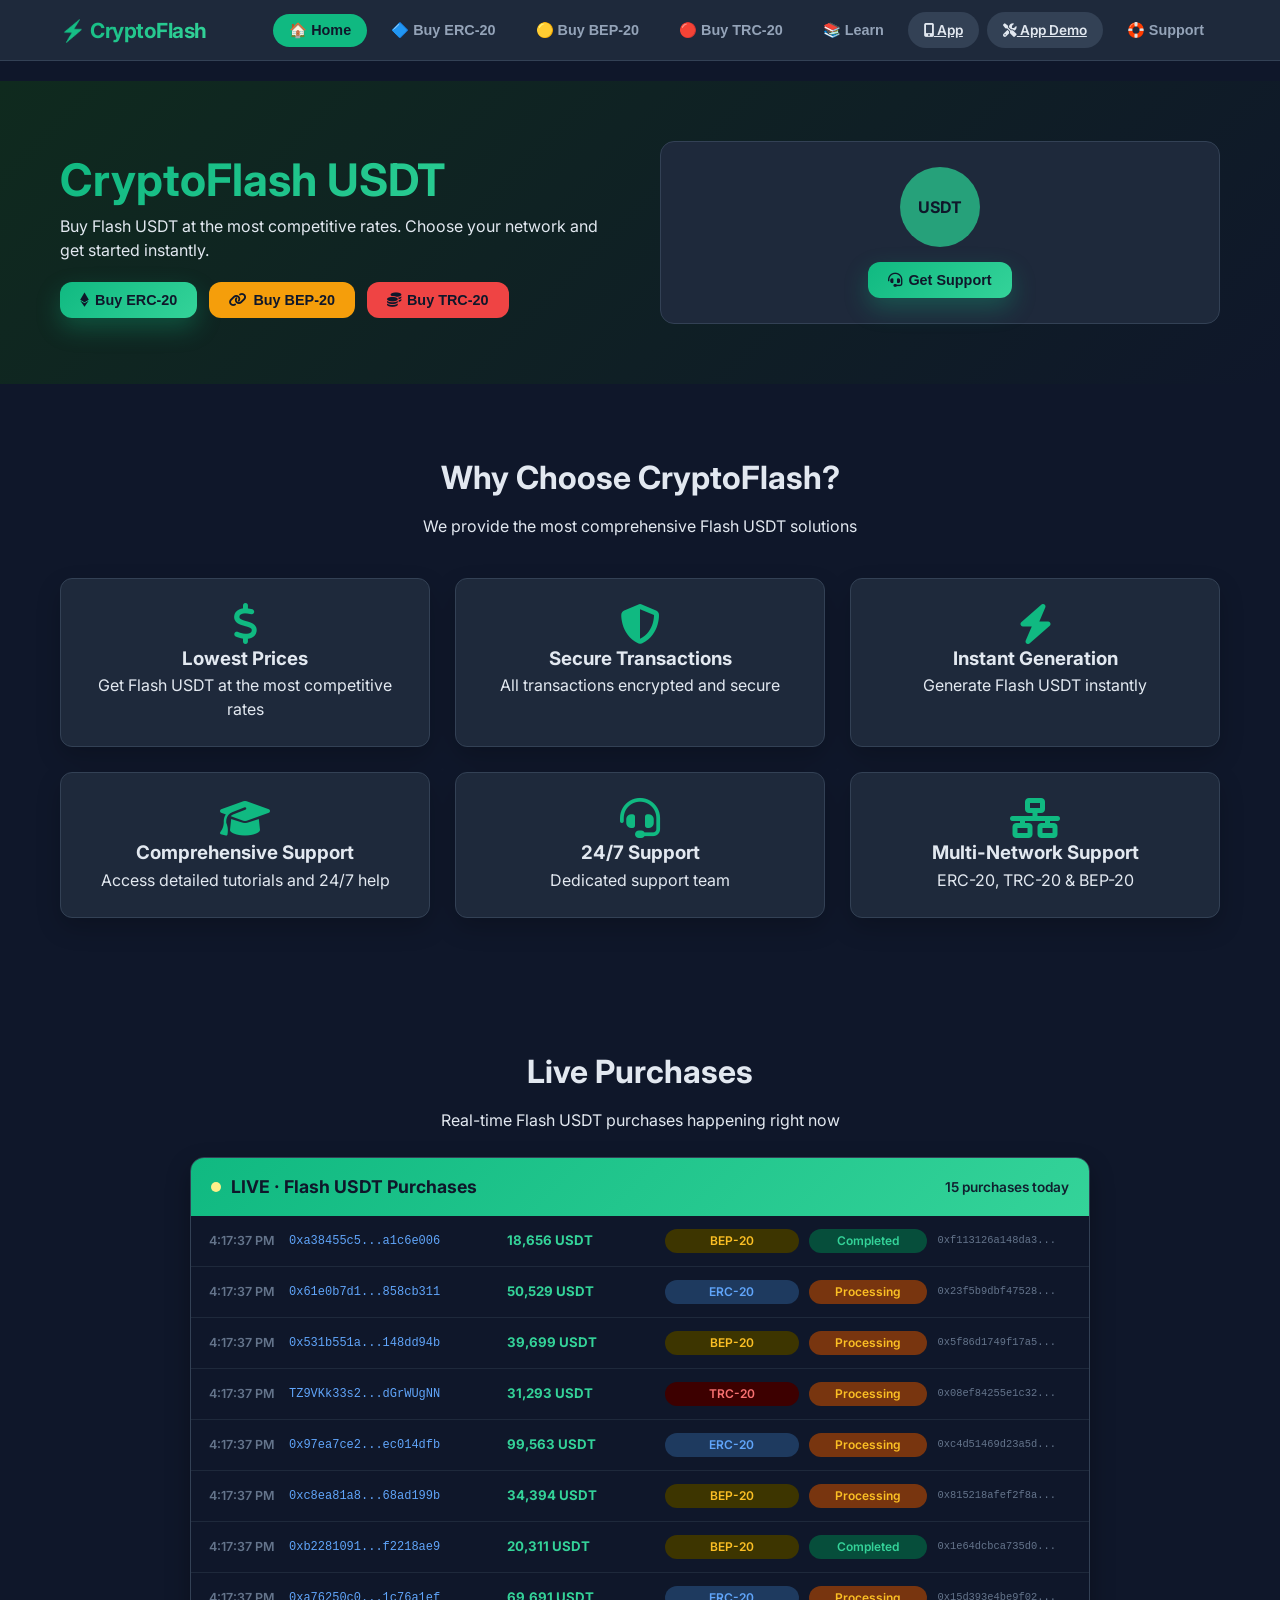
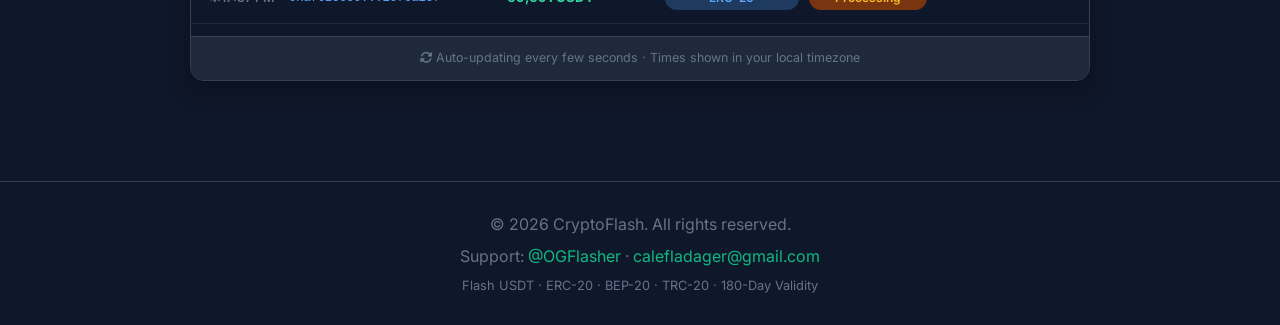
<file: index.html>
<!DOCTYPE html>
<html lang="en">
<head>
 <meta charset="UTF-8">
 <meta name="viewport" content="width=device-width, initial-scale=1.0, user-scalable=yes">
 
 <!-- Primary SEO Meta Tags -->
 <title>CryptoFlash - Buy Flash USDT Instantly | ERC-20, BEP-20, TRC-20 Lowest Prices</title>
 <meta name="description" content="Buy Flash USDT at the lowest prices. Instant delivery on ERC-20, BEP-20 & TRC-20 networks. 180-day validity, secure transactions, 24/7 Telegram support @OGFlasher.">
 <meta name="keywords" content="flash usdt, buy flash usdt, flash usdt generator, erc-20 usdt, trc-20 usdt, bep-20 usdt, flash trc, usdt flash, buy usdt cheap, flash usdt lowest price, flash usdt 2026, cryptoflash">
 <meta name="author" content="CryptoFlash">
 <meta name="robots" content="index, follow, max-image-preview:large, max-snippet:-1, max-video-preview:-1">
 <meta name="theme-color" content="#10b981">
 <link rel="canonical" href="https://cryptoflash.shop/">
 
 <!-- Open Graph / Facebook -->
 <meta property="og:type" content="website">
 <meta property="og:url" content="https://cryptoflash.shop/">
 <meta property="og:title" content="CryptoFlash - Buy Flash USDT Instantly | ERC-20, BEP-20, TRC-20">
 <meta property="og:description" content="Buy Flash USDT at the lowest prices. Instant delivery on ERC-20, BEP-20 & TRC-20 networks. 180-day validity, secure transactions, 24/7 Telegram support @OGFlasher.">
 <meta property="og:image" content="FlashTRCbanner.jpg">
 <meta property="og:image:width" content="1200">
 <meta property="og:image:height" content="630">
 <meta property="og:image:alt" content="CryptoFlash - Buy Flash USDT Instantly on ERC-20, BEP-20, TRC-20">
 <meta property="og:site_name" content="CryptoFlash">
 <meta property="og:locale" content="en_US">
 
 <!-- Twitter Card -->
 <meta name="twitter:card" content="summary_large_image">
 <meta name="twitter:url" content="https://cryptoflash.shop/">
 <meta name="twitter:title" content="CryptoFlash - Buy Flash USDT Instantly | ERC-20, BEP-20, TRC-20">
 <meta name="twitter:description" content="Buy Flash USDT at the lowest prices. Instant delivery on ERC-20, BEP-20 & TRC-20 networks. 180-day validity, secure transactions, 24/7 Telegram support @OGFlasher.">
 <meta name="twitter:image" content="FlashTRCbanner.jpg">
 <meta name="twitter:image:alt" content="CryptoFlash - Buy Flash USDT Instantly">
 <meta name="twitter:site" content="@OGFlasher">
 <meta name="twitter:creator" content="@OGFlasher">
 
 <!-- Favicon -->
 <link rel="icon" type="image/png" href="cryptoflashshop.jpg">
 <link rel="apple-touch-icon" href="cryptoflashshop.jpg">
 <link rel="shortcut icon" href="cryptoflashshop.jpg" type="image/png">
 
 <!-- Preconnect & Fonts -->
 <link rel="preconnect" href="https://fonts.googleapis.com">
 <link rel="preconnect" href="https://fonts.gstatic.com" crossorigin>
 <link rel="preconnect" href="https://cdnjs.cloudflare.com">
 <link href="https://fonts.googleapis.com/css2?family=Inter:wght@300;400;500;600;700;800&display=swap" rel="stylesheet">
 <link rel="stylesheet" href="https://cdnjs.cloudflare.com/ajax/libs/font-awesome/6.4.0/css/all.min.css">
 
 <!-- Structured Data: Organization -->
 <script type="application/ld+json">
 {
 "@context": "https://schema.org",
 "@type": "Organization",
 "name": "CryptoFlash",
 "url": "https://cryptoflash.shop/",
 "logo": "cryptoflashshop.jpg",
 "image": "FlashTRCbanner.jpg",
 "description": "Buy Flash USDT instantly on ERC-20, BEP-20, and TRC-20 networks at the lowest prices with 180-day validity.",
 "sameAs": [
 "https://t.me/OGFlasher"
 ],
 "contactPoint": {
 "@type": "ContactPoint",
 "contactType": "customer support",
 "url": "https://t.me/OGFlasher",
 "availableLanguage": ["English"]
 }
 }
 </script>
 
 <!-- Structured Data: WebSite with SearchAction -->
 <script type="application/ld+json">
 {
 "@context": "https://schema.org",
 "@type": "WebSite",
 "name": "CryptoFlash",
 "url": "https://cryptoflash.shop/",
 "potentialAction": {
 "@type": "SearchAction",
 "target": "https://cryptoflash.shop/?s={search_term_string}",
 "query-input": "required name=search_term_string"
 }
 }
 </script>
 
 <!-- Structured Data: Product / Service Offering -->
 <script type="application/ld+json">
 {
 "@context": "https://schema.org",
 "@type": "Service",
 "serviceType": "Flash USDT Purchase",
 "name": "CryptoFlash Flash USDT",
 "provider": {
 "@type": "Organization",
 "name": "CryptoFlash"
 },
 "areaServed": "Worldwide",
 "description": "Purchase Flash USDT on ERC-20, BEP-20, and TRC-20 networks with 180-day validity at the lowest market prices.",
 "offers": {
 "@type": "AggregateOffer",
 "priceCurrency": "USD",
 "lowPrice": "10",
 "highPrice": "350",
 "offerCount": "6"
 }
 }
 </script>
 
 <!-- Structured Data: FAQ Page -->
 <script type="application/ld+json">
 {
 "@context": "https://schema.org",
 "@type": "FAQPage",
 "mainEntity": [
 {
 "@type": "Question",
 "name": "What is Flash USDT?",
 "acceptedAnswer": {
 "@type": "Answer",
 "text": "Flash USDT is a token generated on EVM/TRON networks that mirrors Tether USDT functionality with a 180-day validity period. It can be used for trading, transfers, and testing across compatible platforms."
 }
 },
 {
 "@type": "Question",
 "name": "How long do Flash USDT tokens remain visible?",
 "acceptedAnswer": {
 "@type": "Answer",
 "text": "Flash USDT tokens remain visible for a minimum of 180 days from the purchase date. After that period, they may no longer appear in your wallet."
 }
 },
 {
 "@type": "Question",
 "name": "What is the minimum purchase amount?",
 "acceptedAnswer": {
 "@type": "Answer",
 "text": "For ERC-20 and BEP-20, the minimum is 1,000 Flash USDT. For TRC-20, the minimum tier is 5,000 Flash USDT."
 }
 },
 {
 "@type": "Question",
 "name": "Can I transfer Flash USDT to exchanges?",
 "acceptedAnswer": {
 "@type": "Answer",
 "text": "Yes, Flash USDT tokens can be transferred to any wallet that supports the respective network (ERC-20, BEP-20, or TRC-20). However, always verify exchange compatibility before transferring."
 }
 },
 {
 "@type": "Question",
 "name": "How do I contact support?",
 "acceptedAnswer": {
 "@type": "Answer",
 "text": "Click the Telegram button on the Support page to reach our support team directly at @OGFlasher. We're available 24/7."
 }
 },
 {
 "@type": "Question",
 "name": "Is my payment information secure?",
 "acceptedAnswer": {
 "@type": "Answer",
 "text": "Absolutely. We never store your private keys or wallet credentials. All transactions are processed on-chain and verified manually by our team."
 }
 }
 ]
 }
 </script>
 
 <!-- Structured Data: BreadcrumbList -->
 <script type="application/ld+json">
 {
 "@context": "https://schema.org",
 "@type": "BreadcrumbList",
 "itemListElement": [
 {
 "@type": "ListItem",
 "position": 1,
 "name": "Home",
 "item": "https://cryptoflash.shop/"
 },
 {
 "@type": "ListItem",
 "position": 2,
 "name": "Buy ERC-20",
 "item": "https://cryptoflash.shop/#erc20"
 },
 {
 "@type": "ListItem",
 "position": 3,
 "name": "Buy BEP-20",
 "item": "https://cryptoflash.shop/#bep20"
 },
 {
 "@type": "ListItem",
 "position": 4,
 "name": "Buy TRC-20",
 "item": "https://cryptoflash.shop/#trc20"
 },
 {
 "@type": "ListItem",
 "position": 5,
 "name": "Learn",
 "item": "https://cryptoflash.shop/#learn"
 },
 {
 "@type": "ListItem",
 "position": 6,
 "name": "Support",
 "item": "https://cryptoflash.shop/#support"
 }
 ]
 }
 </script>
 
 <style>
 * { margin: 0; padding: 0; box-sizing: border-box; }
 html { scroll-behavior: smooth; }
 body { font-family: 'Inter', sans-serif; line-height: 1.5; color: #e2e8f0; background-color: #0f172a; overflow-x: hidden; }
 .container { max-width: 1200px; margin: 0 auto; padding: 0 20px; }
 
 /* BUTTONS */
 .btn { padding: 10px 20px; border-radius: 12px; font-weight: 600; text-decoration: none; transition: all 0.3s; display: inline-flex; align-items: center; gap: 6px; font-size: 0.9rem; cursor: pointer; border: none; }
 .btn-primary { background: linear-gradient(135deg, #10b981, #34d399); color: #0f172a; box-shadow: 0 10px 25px rgba(16,185,129,0.3); }
 .btn-primary:hover { transform: translateY(-3px); box-shadow: 0 15px 30px rgba(16,185,129,0.4); }
 .btn-secondary { background: transparent; color: #10b981; border: 2px solid #10b981; }
 .btn-secondary:hover { background: rgba(16,185,129,0.1); }
 .btn-accent { background: #f59e0b; color: #0f172a; }
 .btn-accent:hover { background: #d97706; }
 
 /* NOTIFICATION */
 .notification { position: fixed; top: 20px; right: 20px; padding: 16px 24px; background: #00b894; color: #0f172a; border-radius: 14px; box-shadow: 0 10px 25px rgba(0,0,0,0.3); transform: translateX(150%); transition: transform 0.3s ease; z-index: 1001; font-weight: 500; }
 .notification.show { transform: translateX(0); }
 .notification.error { background: #ff2644; color: white; }
 
 /* NAVBAR STYLES */
 header {
 position: sticky;
 top: 0;
 z-index: 1000;
 background: #1e293b;
 border-bottom: 1px solid #334155;
 width: 100%;
 }
 .nav-container {
 display: flex;
 justify-content: space-between;
 align-items: center;
 padding: 12px 20px;
 max-width: 1200px;
 margin: 0 auto;
 }
 .nav-logo {
 display: flex;
 align-items: center;
 gap: 10px;
 font-weight: 700;
 font-size: 1.3rem;
 color: #10b981;
 background: linear-gradient(135deg, #10b981, #34d399);
 -webkit-background-clip: text;
 background-clip: text;
 -webkit-text-fill-color: transparent;
 letter-spacing: -0.5px;
 }
 
 /* Desktop Nav */
 .nav-tabs {
 display: flex;
 gap: 8px;
 align-items: center;
 }
 .tab-btn {
 padding: 8px 16px;
 border-radius: 40px;
 background: transparent;
 border: none;
 font-weight: 600;
 cursor: pointer;
 transition: all 0.2s;
 color: #94a3b8;
 font-size: 0.9rem;
 white-space: nowrap;
 }
 .tab-btn:hover { color: #e2e8f0; background: #334155; }
 .tab-btn.active { background: #10b981; color: #0f172a; }
 .tab-btn.external-link {
 font-size: 0.85rem;
 background: #334155;
 color: #e2e8f0;
 }
 .tab-btn.external-link:hover { background: #475569; }
 
 /* Mobile Menu Toggle */
 .mobile-menu-toggle {
 display: none;
 background: transparent;
 border: none;
 color: #10b981;
 font-size: 1.5rem;
 cursor: pointer;
 padding: 5px;
 }
 
 /* Mobile Responsive Nav */
 @media (max-width: 900px) {
 .mobile-menu-toggle { display: block; }
 .nav-container { flex-wrap: wrap; }
 .nav-tabs {
 display: none;
 flex-direction: column;
 width: 100%;
 background: #1e293b;
 padding: 10px 0;
 gap: 0;
 border-top: 1px solid #334155;
 order: 3;
 }
 .nav-tabs.open { display: flex; }
 .tab-btn {
 width: 100%;
 text-align: left;
 padding: 12px 20px;
 border-radius: 0;
 border-bottom: 1px solid #334155;
 }
 .tab-btn:last-child { border-bottom: none; }
 .tab-btn.active { background: #1e293b; color: #10b981; border-left: 4px solid #10b981; }
 .tab-btn.external-link { background: #0f172a; border-radius: 8px; margin: 5px 10px; width: calc(100% - 20px); }
 }
 
 .tab-page { display: none; animation: fadeIn 0.3s ease; padding-top: 20px; }
 .tab-page.active-page { display: block; }
 @keyframes fadeIn { from { opacity:0; } to { opacity:1; } }
 
 /* CARDS */
 .card { background: #1e293b; border-radius: 14px; padding: 20px; text-align: center; cursor: pointer; border: 2px solid #334155; transition: all 0.2s; box-shadow: 0 5px 15px rgba(0,0,0,0.2); }
 .card.selected { border-color: #ff2644; background: #2d1b1e; transform: translateY(-3px); }
 .card h3 { color: #f87171; margin-bottom: 8px; font-size: 1.1rem; }
 
 /* FEATURE CARDS */
 .feature-card { background: #1e293b; border-radius: 12px; padding: 25px; box-shadow: 0 10px 25px rgba(0,0,0,0.2); text-align: center; border: 1px solid #334155; }
 .feature-card i { color: #10b981; }
 
 /* SLIDER */
 .slider-container { max-width: 600px; margin: 30px auto; padding: 25px; background: #1e293b; border-radius: 14px; border: 2px solid #334155; box-shadow: 0 8px 20px rgba(0,0,0,0.2); }
 .amount-display { font-size: 20px; font-weight: 700; color: #10b981; background: #0f2a1e; padding: 12px 24px; border-radius: 14px; display: inline-block; }
 .slider { -webkit-appearance: none; width: 100%; height: 8px; border-radius: 4px; background: #334155; margin: 20px 0; }
 .slider::-webkit-slider-thumb { -webkit-appearance: none; width: 24px; height: 24px; border-radius: 50%; background: #10b981; cursor: pointer; border: 3px solid #0f172a; }
 .fee-display { background: #0f2a1e; border-radius: 14px; padding: 16px; text-align: center; margin-top: 20px; color: #e2e8f0; }
 .validity-badge { background: linear-gradient(135deg, #00b894, #00a085); color: #0f172a; padding: 8px 16px; border-radius: 999px; display: inline-block; font-size: 12px; margin-top: 10px; font-weight: 600; }
 .wallet-input { width: 100%; padding: 16px; border: 2px solid #334155; border-radius: 14px; font-size: 16px; text-align: center; font-family: monospace; background: #0f172a; color: #e2e8f0; }
 .wallet-input::placeholder { color: #64748b; }
 
 /* EXCHANGE GRID */
 .exchange-grid { display: grid; grid-template-columns: repeat(auto-fit, minmax(120px, 1fr)); gap: 16px; background: #1e293b; border-radius: 14px; padding: 20px; margin: 20px auto; max-width: 880px; border: 1px solid #334155; }
 .exchange-item { background: #0f172a; border: 1px solid #334155; border-radius: 12px; padding: 12px; text-align: center; transition: transform 0.2s; color: #e2e8f0; }
 .exchange-item:hover { transform: translateY(-3px); border-color: #10b981; }
 
 /* TRANSACTION PAGE ENHANCED */
 .transaction-page-enhanced {
 background: #1e293b;
 border-radius: 24px;
 padding: 32px 28px;
 margin: 30px auto;
 max-width: 780px;
 box-shadow: 0 20px 35px -8px rgba(0,0,0,0.4), 0 5px 10px -4px rgba(0,0,0,0.2);
 border: 1px solid #334155;
 transition: all 0.2s ease;
 }
 .step-indicator {
 display: flex;
 align-items: center;
 justify-content: center;
 gap: 12px;
 margin-bottom: 28px;
 }
 .step-badge {
 background: #1e3a5f;
 color: #60a5fa;
 font-weight: 700;
 padding: 6px 18px;
 border-radius: 40px;
 font-size: 0.9rem;
 letter-spacing: 0.3px;
 }
 .receipt-card {
 background: #0f2a1e;
 border-radius: 20px;
 padding: 24px;
 margin: 20px 0 28px;
 border: 1px solid #1e4a35;
 }
 .receipt-row {
 display: flex;
 justify-content: space-between;
 align-items: baseline;
 padding: 12px 0;
 border-bottom: 1px solid #1e3a5f;
 color: #e2e8f0;
 }
 .receipt-row:last-child {
 border-bottom: none;
 padding-top: 16px;
 margin-top: 6px;
 border-top: 2px dashed #1e4a35;
 }
 .receipt-label {
 font-weight: 500;
 color: #94a3b8;
 display: flex;
 align-items: center;
 gap: 10px;
 }
 .receipt-value {
 font-weight: 700;
 font-size: 1.1rem;
 color: #e2e8f0;
 }
 .highlight-amount {
 background: linear-gradient(145deg, #1e293b, #0f2a1e);
 padding: 8px 18px;
 border-radius: 40px;
 border: 1px solid #334155;
 font-size: 1.6rem;
 font-weight: 800;
 color: #10b981;
 }
 .payment-box {
 background: #0f2a1e;
 border-radius: 20px;
 padding: 24px;
 margin: 28px 0 20px;
 border-left: 6px solid #10b981;
 }
 .address-copy {
 background: #0f172a;
 border-radius: 16px;
 padding: 16px 20px;
 font-family: 'SF Mono', 'Menlo', monospace;
 font-size: 0.95rem;
 border: 1px solid #334155;
 word-break: break-all;
 margin: 16px 0 8px;
 display: flex;
 align-items: center;
 justify-content: space-between;
 color: #e2e8f0;
 }
 .copy-btn {
 background: none;
 border: none;
 color: #10b981;
 font-size: 1.2rem;
 cursor: pointer;
 padding: 6px 12px;
 border-radius: 30px;
 transition: background 0.2s;
 }
 .copy-btn:hover { background: #1e3a5f; }
 .hash-input {
 width: 100%;
 padding: 16px 20px;
 border: 2px solid #334155;
 border-radius: 18px;
 font-size: 0.95rem;
 font-family: monospace;
 background: #0f172a;
 color: #e2e8f0;
 margin: 16px 0 12px;
 transition: border 0.2s;
 }
 .hash-input::placeholder { color: #64748b; }
 .hash-input:focus {
 border-color: #10b981;
 outline: none;
 box-shadow: 0 0 0 3px rgba(16,185,129,0.2);
 }
 .action-buttons {
 display: flex;
 gap: 16px;
 flex-wrap: wrap;
 margin-top: 24px;
 }
 .btn-large {
 padding: 14px 28px;
 font-size: 1rem;
 border-radius: 40px;
 }
 .security-badge {
 display: flex;
 align-items: center;
 gap: 8px;
 background: #0f2a1e;
 padding: 10px 18px;
 border-radius: 40px;
 color: #34d399;
 font-size: 0.85rem;
 font-weight: 500;
 }
 
 /* SUPPORT PAGE */
 .support-header { padding: 60px 0; background: linear-gradient(135deg, #0f2a1e, #0f172a); text-align: center; border-bottom: 1px solid #334155; }
 .support-header h1 { font-size: 2.5rem; margin-bottom: 12px; color: #e2e8f0; }
 .support-header p { color: #94a3b8; max-width: 600px; margin: 0 auto 30px; font-size: 1.1rem; }
 .telegram-btn { background: linear-gradient(135deg, #229ED9, #1C8AC0); color: white; padding: 18px 40px; border-radius: 50px; font-size: 1.2rem; font-weight: 700; display: inline-flex; align-items: center; gap: 12px; text-decoration: none; box-shadow: 0 15px 35px rgba(34, 158, 217, 0.3); transition: all 0.3s; border: none; cursor: pointer; }
 .telegram-btn:hover { transform: translateY(-4px); box-shadow: 0 20px 40px rgba(34, 158, 217, 0.4); }
 .telegram-btn i { font-size: 1.5rem; }
 .faq-section { padding: 60px 0; background: #0f172a; }
 .faq-item { background: #1e293b; border-radius: 12px; padding: 20px; margin-bottom: 15px; cursor: pointer; box-shadow: 0 5px 15px rgba(0,0,0,0.1); border: 1px solid #334155; transition: all 0.2s; }
 .faq-item:hover { border-color: #10b981; }
 .faq-question { display: flex; justify-content: space-between; align-items: center; font-weight: 600; font-size: 1.05rem; color: #e2e8f0; }
 .faq-answer { max-height: 0; overflow: hidden; transition: max-height 0.3s; color: #94a3b8; }
 .faq-item.active .faq-answer { max-height: 300px; margin-top: 15px; }
 .faq-item.active { border-color: #10b981; }
 .support-info-grid { display: grid; grid-template-columns: repeat(auto-fit, minmax(250px, 1fr)); gap: 25px; margin: 40px 0; }
 .support-info-card { background: #1e293b; border-radius: 12px; padding: 25px; text-align: center; border: 1px solid #334155; color: #e2e8f0; }
 .support-info-card i { font-size: 2rem; color: #10b981; margin-bottom: 12px; }
 
 /* LIVE PURCHASES */
 .live-purchases-container { max-width: 900px; margin: 0 auto; background: #1e293b; border-radius: 14px; overflow: hidden; box-shadow: 0 10px 25px rgba(0,0,0,0.3); border: 1px solid #334155; }
 .live-purchases-header { background: linear-gradient(135deg, #10b981, #34d399); color: #0f172a; padding: 16px 20px; display: flex; align-items: center; justify-content: space-between; flex-wrap: wrap; gap: 10px; }
 .live-purchases-header h3 { font-size: 1.1rem; display: flex; align-items: center; gap: 10px; font-weight: 700; }
 .live-dot { width: 10px; height: 10px; background: #fef08a; border-radius: 50%; animation: pulse 1.5s infinite; display: inline-block; }
 .live-purchases-header .stats { font-size: 0.85rem; opacity: 0.95; font-weight: 600; }
 .live-purchase-list { padding: 0; margin: 0; list-style: none; max-height: 420px; overflow-y: auto; background: #0f172a; }
 .live-purchase-item { display: grid; grid-template-columns: 70px 1.4fr 1fr 0.9fr 0.8fr 0.9fr; gap: 10px; align-items: center; padding: 13px 18px; border-bottom: 1px solid #1e293b; font-size: 0.83rem; animation: fadeInRow 0.5s ease; color: #e2e8f0; }
 .live-purchase-item:last-child { border-bottom: none; }
 .live-purchase-item .time { color: #64748b; font-weight: 600; font-size: 0.78rem; white-space: nowrap; }
 .live-purchase-item .hash { font-family: 'SF Mono', 'Menlo', monospace; color: #60a5fa; font-size: 0.75rem; word-break: break-all; }
 .live-purchase-item .amount { font-weight: 700; color: #34d399; white-space: nowrap; }
 .live-purchase-item .network { font-weight: 600; font-size: 0.75rem; padding: 3px 8px; border-radius: 20px; text-align: center; white-space: nowrap; }
 .network-ERC { background: #1e3a5f; color: #60a5fa; }
 .network-BEP { background: #3d3500; color: #fbbf24; }
 .network-TRC { background: #3d0000; color: #f87171; }
 .live-purchase-item .status { font-weight: 600; font-size: 0.75rem; padding: 3px 8px; border-radius: 20px; text-align: center; white-space: nowrap; }
 .status-completed { background: #064e3b; color: #34d399; }
 .status-processing { background: #78350f; color: #fbbf24; }
 @keyframes fadeInRow { from { opacity: 0; transform: translateY(-8px); } to { opacity: 1; transform: translateY(0); } }
 @keyframes pulse { 0% { transform: scale(0.9); box-shadow: 0 0 0 0 rgba(254,240,138,0.7); } 70% { transform: scale(1.1); box-shadow: 0 0 0 8px rgba(254,240,138,0); } 100% { transform: scale(0.9); box-shadow: 0 0 0 0 rgba(254,240,138,0); } }
 .live-purchases-footer { padding: 12px 18px; background: #1e293b; text-align: center; font-size: 0.78rem; color: #64748b; border-top: 1px solid #334155; }
 @media (max-width: 768px) {
 .live-purchase-item { grid-template-columns: 60px 1.2fr 1fr 0.8fr 0.7fr 0.8fr; font-size: 0.72rem; padding: 10px 12px; gap: 6px; }
 .live-purchase-item .hash { font-size: 0.66rem; }
 .live-purchase-item .network, .live-purchase-item .status { font-size: 0.66rem; padding: 2px 6px; }
 }
 @media (max-width: 520px) {
 .live-purchase-item { grid-template-columns: 52px 1fr 1fr 0.7fr 0.6fr 0.7fr; font-size: 0.66rem; padding: 9px 8px; gap: 4px; }
 .live-purchase-item .hash { font-size: 0.6rem; }
 .live-purchases-header h3 { font-size: 0.95rem; }
 }
 
 /* SECTION HEADERS */
 .section-header { text-align: center; margin-bottom: 40px; }
 .section-header h2 { font-size: 2rem; margin-bottom: 12px; color: #e2e8f0; }
 .features-grid { display: grid; grid-template-columns: repeat(auto-fit, minmax(280px, 1fr)); gap: 25px; margin-top: 40px; }
 
 /* LEARN PAGE */
 .learn-section { padding: 60px 0; background: #0f172a; }
 .learn-card { background: #1e293b; border-radius: 14px; padding: 30px; margin-bottom: 25px; border: 1px solid #334155; }
 .learn-card h3 { color: #10b981; margin-bottom: 15px; font-size: 1.3rem; }
 .learn-card p, .learn-card li { color: #94a3b8; line-height: 1.8; }
 .learn-card ul { padding-left: 20px; margin-top: 10px; }
 .learn-card ul li { margin-bottom: 8px; }
 .learn-badge { display: inline-block; background: #10b981; color: #0f172a; padding: 4px 12px; border-radius: 20px; font-size: 0.75rem; font-weight: 700; margin-bottom: 10px; }
 
 /* TOOL DEMO */
 .tool-demo-section { padding: 60px 0; background: #0f172a; }
 .demo-card { background: #1e293b; border-radius: 14px; padding: 30px; border: 1px solid #334155; text-align: center; }
 .demo-card h3 { color: #f59e0b; margin-bottom: 15px; }
 .demo-card p { color: #94a3b8; }
 .demo-placeholder { background: #0f172a; border: 2px dashed #334155; border-radius: 12px; padding: 40px; margin-top: 20px; color: #64748b; }
 
 /* WARNINGS & INFO BOXES */
 .warning-box { margin: 20px auto; padding: 16px; background: #3d2e00; border: 3px solid #f59e0b; border-radius: 14px; text-align: center; max-width: 600px; color: #fbbf24; }
 .info-box { background: #0f2a1e; border: 2px solid #1e4a35; border-radius: 14px; padding: 24px; margin: 20px auto; max-width: 880px; color: #e2e8f0; }
 .help-box { margin-top: 30px; padding: 20px; background: #0f2a1e; border: 2px dashed #1e4a35; border-radius: 14px; max-width: 600px; margin: 20px auto; text-align: center; color: #94a3b8; }
 
 /* FOOTER */
 footer { text-align: center; padding: 30px 20px; color: #64748b; border-top: 1px solid #334155; margin-top: 40px; background: #0f172a; }
 footer a { color: #10b981; text-decoration: none; }
 footer a:hover { text-decoration: underline; }
 
 /* SCREEN READER */
 .sr-only {
 position: absolute;
 width: 1px;
 height: 1px;
 padding: 0;
 margin: -1px;
 overflow: hidden;
 clip: rect(0,0,0,0);
 white-space: nowrap;
 border: 0;
 }
 
 /* ONLINE DOT */
 .online-dot {
 display: inline-block;
 width: 8px;
 height: 8px;
 background: #10b981;
 border-radius: 50%;
 animation: pulse 1.5s infinite;
 }
 
 /* NETWORK BADGE */
 .network-badge { background: linear-gradient(135deg, #F0B90B, #B38F00); color: #0f172a; padding: 6px 12px; border-radius: 20px; font-size: 12px; display: inline-block; margin-left: 8px; font-weight: 700; }
 
 /* PRICING GRID */
 .pricing-grid { 
 display: grid; 
 grid-template-columns: repeat(4, 1fr); 
 gap: 16px; 
 margin: 30px 0; 
 }
 @media (max-width: 768px) {
 .pricing-grid {
 grid-template-columns: repeat(2, 1fr);
 }
 }
 
 /* TRACK TRANSACTION */
 .track-transaction { background: #1e293b; border-radius: 14px; padding: 24px; margin: 30px auto; max-width: 700px; box-shadow: 0 10px 25px rgba(0,0,0,0.2); display: none; border: 2px solid #334155; color: #e2e8f0; }
 .track-input { width: 100%; padding: 16px; border: 2px solid #334155; border-radius: 14px; font-size: 16px; font-family: monospace; background: #0f172a; color: #e2e8f0; margin-bottom: 16px; }
 .track-input::placeholder { color: #64748b; }
 
 /* ERC/BEP SPECIFIC COLORS */
 :root { --erc-primary: #60a5fa; --erc-primary-dark: #3b82f6; --erc-border: #1e3a5f; }
 
 /* SCROLLBAR */
 ::-webkit-scrollbar { width: 8px; }
 ::-webkit-scrollbar-track { background: #0f172a; }
 ::-webkit-scrollbar-thumb { background: #334155; border-radius: 4px; }
 ::-webkit-scrollbar-thumb:hover { background: #475569; }
 </style>
</head>
<body>
<div class="notification" id="globalNotification" role="status" aria-live="polite">Action completed</div>
<header>
 <div class="nav-container">
 <div class="nav-logo">
 <span>⚡ CryptoFlash</span>
 </div>
 <button class="mobile-menu-toggle" id="mobileMenuToggle" aria-label="Toggle menu">
 <i class="fas fa-bars"></i>
 </button>
 <nav class="nav-tabs" id="navTabs">
 <button class="tab-btn active" data-page="home" aria-label="Home page">🏠 Home</button>
 <button class="tab-btn" data-page="erc20" aria-label="Buy ERC-20 Flash USDT">🔷 Buy ERC-20</button>
 <button class="tab-btn" data-page="bep20" aria-label="Buy BEP-20 Flash USDT">🟡 Buy BEP-20</button>
 <button class="tab-btn" data-page="trc20" aria-label="Buy TRC-20 Flash USDT">🔴 Buy TRC-20</button>
 <button class="tab-btn" data-page="learn" aria-label="Learn about Flash USDT">📚 Learn</button>
 <a href="app.html" target="_blank" class="tab-btn external-link" aria-label="Open App"><i class="fas fa-mobile-alt"></i> App</a>
 <a href="demo.html" target="_blank" class="tab-btn external-link" aria-label="Open Demo Tool"><i class="fas fa-tools"></i> App Demo</a>
 <button class="tab-btn" data-page="support" aria-label="Support and FAQ">🛟 Support</button>
 </nav>
 </div>
</header>

<main>
<!-- ===================== HOME PAGE ===================== -->
<div id="home-page" class="tab-page active-page">
 <section style="padding:60px 0; background:linear-gradient(135deg,#0f2a1e,#0f172a);">
 <div class="container">
 <div style="display:grid; gap:40px; align-items:center; grid-template-columns:1fr 1fr;">
 <div><h1 style="font-size:2.8rem; background:linear-gradient(135deg,#10b981,#34d399); -webkit-background-clip:text; -webkit-text-fill-color:transparent;">CryptoFlash USDT</h1><p>Buy Flash USDT at the most competitive rates. Choose your network and get started instantly.</p><div style="display:flex; gap:12px; flex-wrap:wrap; margin-top:20px;"><button class="btn btn-primary" data-nav="erc20"><i class="fab fa-ethereum" aria-hidden="true"></i> Buy ERC-20</button><button class="btn btn-accent" data-nav="bep20"><i class="fas fa-chain" aria-hidden="true"></i> Buy BEP-20</button><button class="btn btn-accent" data-nav="trc20" style="background:#ef4444; border-color:#ef4444;"><i class="fas fa-coins" aria-hidden="true"></i> Buy TRC-20</button></div></div>
 <div style="background:#1e293b; border-radius:14px; padding:25px; text-align:center; border:1px solid #334155;"><div style="background:#26a17a; width:80px; height:80px; border-radius:50%; margin:0 auto 15px; display:flex; align-items:center; justify-content:center; color:#0f172a; font-weight:bold;">USDT</div><button class="btn btn-primary" data-nav="support"><i class="fas fa-headset" aria-hidden="true"></i> Get Support</button></div>
 </div>
 </div>
 </section>
 <section style="padding:70px 0; background:#0f172a;"><div class="container"><div class="section-header"><h2>Why Choose CryptoFlash?</h2><p>We provide the most comprehensive Flash USDT solutions</p></div><div class="features-grid"><div class="feature-card"><i class="fas fa-dollar-sign" style="font-size:40px; color:#10b981;" aria-hidden="true"></i><h3>Lowest Prices</h3><p>Get Flash USDT at the most competitive rates</p></div><div class="feature-card"><i class="fas fa-shield-alt" style="font-size:40px; color:#10b981;" aria-hidden="true"></i><h3>Secure Transactions</h3><p>All transactions encrypted and secure</p></div><div class="feature-card"><i class="fas fa-bolt" style="font-size:40px; color:#10b981;" aria-hidden="true"></i><h3>Instant Generation</h3><p>Generate Flash USDT instantly</p></div><div class="feature-card"><i class="fas fa-graduation-cap" style="font-size:40px; color:#10b981;" aria-hidden="true"></i><h3>Comprehensive Support</h3><p>Access detailed tutorials and 24/7 help</p></div><div class="feature-card"><i class="fas fa-headset" style="font-size:40px; color:#10b981;" aria-hidden="true"></i><h3>24/7 Support</h3><p>Dedicated support team</p></div><div class="feature-card"><i class="fas fa-network-wired" style="font-size:40px; color:#10b981;" aria-hidden="true"></i><h3>Multi-Network Support</h3><p>ERC-20, TRC-20 &amp; BEP-20</p></div></div></div></section>
 
 <!-- ===================== LIVE PURCHASES ===================== -->
 <section class="live-purchases" style="padding:60px 0; background:#0f172a;">
 <div class="container">
 <div class="section-header" style="margin-bottom:25px;">
 <h2>Live Purchases</h2>
 <p>Real-time Flash USDT purchases happening right now</p>
 </div>
 <div class="live-purchases-container">
 <div class="live-purchases-header">
 <h3><span class="live-dot" aria-hidden="true"></span> LIVE · Flash USDT Purchases</h3>
 <div class="stats"><span id="liveTotalCount">0</span> purchases today</div>
 </div>
 <ul class="live-purchase-list" id="livePurchaseList" aria-live="polite" aria-label="Live purchases feed"></ul>
 <div class="live-purchases-footer">
 <i class="fas fa-sync-alt" aria-hidden="true"></i> Auto-updating every few seconds · Times shown in your local timezone
 </div>
 </div>
 </div>
 </section>
</div>

<!-- ===================== SUPPORT PAGE ===================== -->
<div id="support-page" class="tab-page">
 <section class="support-header">
 <div class="container">
 <h1>🛟 Support Center</h1>
 <p>Need help with your CryptoFlash purchase? Our team is ready to assist you on Telegram.</p>
 <a href="https://t.me/OGFlasher" target="_blank" rel="noopener noreferrer" class="telegram-btn">
 <i class="fab fa-telegram" aria-hidden="true"></i> Contact Support Now @OGFlasher
 </a>
 <p style="margin-top: 20px; font-size: 0.9rem; color: #64748b;">Typical response time: under 15 minutes</p>
 </div>
 </section>

 <div class="container">
 <div class="support-info-grid">
 <div class="support-info-card">
 <i class="fas fa-clock" aria-hidden="true"></i>
 <h3>24/7 Availability</h3>
 <p>Our team is online around the clock to help with any questions.</p>
 </div>
 <div class="support-info-card">
 <i class="fas fa-bolt" aria-hidden="true"></i>
 <h3>Fast Response</h3>
 <p>Get answers quickly — most inquiries are resolved within minutes.</p>
 </div>
 <div class="support-info-card">
 <i class="fas fa-user-shield" aria-hidden="true"></i>
 <h3>Secure &amp; Private</h3>
 <p>All conversations are confidential and handled by verified staff.</p>
 </div>
 </div>
 </div>

 <section class="faq-section">
 <div class="container">
 <div class="section-header">
 <h2>Frequently Asked Questions</h2>
 <p>Everything you need to know about CryptoFlash USDT</p>
 </div>
 <div class="faq-container">
 <div class="faq-item">
 <div class="faq-question">What is Flash USDT? <span>+</span></div>
 <div class="faq-answer">Flash USDT is a token generated on EVM/TRON networks that mirrors Tether USDT functionality with a 180-day validity period. It can be used for trading, transfers, and testing across compatible platforms.</div>
 </div>
 <div class="faq-item">
 <div class="faq-question">How long do Flash USDT tokens remain visible? <span>+</span></div>
 <div class="faq-answer">Flash USDT tokens remain visible for a minimum of 180 days from the purchase date. After that period, they may no longer appear in your wallet.</div>
 </div>
 <div class="faq-item">
 <div class="faq-question">What is the minimum purchase amount? <span>+</span></div>
 <div class="faq-answer">For ERC-20 and BEP-20, the minimum is 1,000 Flash USDT. For TRC-20, the minimum tier is 5,000 Flash USDT.</div>
 </div>
 <div class="faq-item">
 <div class="faq-question">Can I transfer Flash USDT to exchanges? <span>+</span></div>
 <div class="faq-answer">Yes, Flash USDT tokens can be transferred to any wallet that supports the respective network (ERC-20, BEP-20, or TRC-20). However, always verify exchange compatibility before transferring.</div>
 </div>
 <div class="faq-item">
 <div class="faq-question">How do I contact support? <span>+</span></div>
 <div class="faq-answer">Click the Telegram button above to reach our support team directly at @OGFlasher. We're available 24/7.</div>
 </div>
 <div class="faq-item">
 <div class="faq-question">Is my payment information secure? <span>+</span></div>
 <div class="faq-answer">Absolutely. We never store your private keys or wallet credentials. All transactions are processed on-chain and verified manually by our team.</div>
 </div>
 </div>
 </div>
 </section>
</div>

<!-- ===================== ERC-20 BUY PAGE ===================== -->
<div id="erc20-page" class="tab-page">
 <div id="ercHomeDiv" style="max-width:1200px; margin:0 auto; padding:20px;">
 <div style="text-align:center;"><h2 style="color:#60a5fa;"><i class="fab fa-ethereum" aria-hidden="true"></i> Buy ERC-20 Flash USDT Instantly</h2><p>Select your desired Flash USDT amount below. Get premium Flash USDT with 180-day validity.</p><div class="live-status" style="margin-top:10px;">Status: <span id="ercWalletStatus">Wallet not connected</span><span class="online-dot" style="display:inline-block; margin-left:8px;"></span></div></div>
 <div class="slider-container"><div class="slider-header" style="display:flex; justify-content:space-between;"><h3>Select Flash USDT Amount</h3><div class="amount-display" id="ercAmountDisplay">1,000 Flash USDT</div></div><input type="range" id="ercSlider" min="1" max="6" value="1" class="slider" aria-label="Select Flash USDT amount"><div class="slider-labels" style="display:flex; justify-content:space-between;"><span>1K</span><span>5K</span><span>10K</span><span>25K</span><span>50K</span><span>100K</span></div><div class="fee-display"><p>You will receive: <span class="fee-amount" id="ercReceiveAmount">1,000 Flash USDT</span></p><p>Purchase Amount: $<span id="ercPurchaseAmount">45</span> USDT</p><div class="validity-badge">Validity: 180 Days</div></div></div>
 <div class="wallet-section" style="max-width:600px; margin:0 auto;"><input type="text" id="ercWallet" class="wallet-input" placeholder="Enter your ERC-20 USDT wallet address (e.g., 0x...)"></div>
 <button class="btn btn-primary" id="ercConnectBtn" style="margin:20px auto; display:block;">Purchase Flash USDT</button>
 <div class="warning-box">⚠️ IMPORTANT: You will receive Flash USDT to the ERC-20 wallet address you provide. All Flash USDT purchases come with 180-day validity.</div>
 <h2 class="section-header">Trusted Exchange Compatibility</h2><div class="exchange-grid"><div class="exchange-item"><img src="https://s2.coinmarketcap.com/static/img/exchanges/64x64/270.png" width="28" alt="Binance logo" loading="lazy"><div>Binance</div></div><div class="exchange-item"><img src="https://s2.coinmarketcap.com/static/img/exchanges/64x64/89.png" width="28" alt="Coinbase logo" loading="lazy"><div>Coinbase</div></div><div class="exchange-item"><img src="https://s2.coinmarketcap.com/static/img/exchanges/64x64/24.png" width="28" alt="Kraken logo" loading="lazy"><div>Kraken</div></div><div class="exchange-item"><img src="https://upload.wikimedia.org/wikipedia/commons/thumb/3/36/MetaMask_Fox.svg/1200px-MetaMask_Fox.svg.png" width="28" alt="MetaMask logo" loading="lazy"><div>MetaMask</div></div><div class="exchange-item"><img src="https://trustwallet.com/assets/images/media/assets/TWT.png" width="28" alt="Trust Wallet logo" loading="lazy"><div>Trust Wallet</div></div><div class="exchange-item"><img src="https://s2.coinmarketcap.com/static/img/exchanges/64x64/294.png" width="28" alt="OKX logo" loading="lazy"><div>OKX</div></div><div class="exchange-item"><img src="https://s2.coinmarketcap.com/static/img/exchanges/64x64/34.png" width="28" alt="Gemini logo" loading="lazy"><div>Gemini</div></div><div class="exchange-item"><img src="https://s2.coinmarketcap.com/static/img/exchanges/64x64/302.png" width="28" alt="Gate.io logo" loading="lazy"><div>Gate.io</div></div></div>
 <h2 class="section-header">How It Works</h2><div class="info-box"><ul style="padding-left:20px;"><li>Select your desired Flash USDT amount (minimum 1,000)</li><li>Pay the special purchase price in real USDT</li><li>Receive 100% of your selected Flash USDT amount instantly</li><li>Example: Select 1,000 Flash USDT → Pay $45 USDT → Receive 1,000 Flash USDT (Valid for 180 days)</li><li>All Flash USDT purchases come with 180-day validity from purchase date</li></ul></div>
 <div class="help-box"><strong>Need Help?</strong><br/>Contact our support team via Telegram <strong>@OGFlasher</strong>. We typically respond within minutes.</div>
 <button class="btn btn-secondary" id="ercShowTrackBtn" style="margin:20px auto; display:block;">Track Transaction</button>
 </div>
 
 <div id="ercTransactionPage" class="transaction-page-enhanced" style="display:none;">
 <div class="step-indicator">
 <span class="step-badge"><i class="fas fa-check-circle" style="margin-right:6px;" aria-hidden="true"></i> Step 1: Details</span>
 <i class="fas fa-arrow-right" style="color:#64748b;" aria-hidden="true"></i>
 <span class="step-badge" style="background:#3b82f6; color:white;"><i class="fas fa-credit-card" aria-hidden="true"></i> Step 2: Payment</span>
 </div>
 <h2 style="color:#e2e8f0; margin-bottom: 6px;">Complete Your Flash USDT Purchase</h2>
 <p style="color:#94a3b8; margin-bottom: 20px;">Secure • 180-day validity • ERC-20 network</p>
 
 <div id="ercTxDetails"></div>
 
 <div class="payment-box">
 <div style="display:flex; align-items: center; gap: 12px; margin-bottom: 16px;">
 <i class="fas fa-hand-holding-usd" style="font-size: 1.6rem; color: #60a5fa;" aria-hidden="true"></i>
 <span style="font-weight: 700; font-size: 1.2rem;">Payment details</span>
 </div>
 <p style="margin-bottom: 10px; color: #94a3b8;">Send exactly <strong id="ercPayAmount" style="color:#e2e8f0;">- USDT</strong> (USDT ERC-20) to:</p>
 <div class="address-copy">
 <span style="font-family: monospace; color: #e2e8f0;">0x458f1BFFf410fE623EAB919b1B7a62d91bE45305</span>
 <button class="copy-btn" id="ercCopyAddressBtn" title="Copy address" aria-label="Copy address"><i class="far fa-copy" aria-hidden="true"></i></button>
 </div>
 <div class="security-badge" style="margin-top: 8px;">
 <i class="fas fa-shield-alt" aria-hidden="true"></i> Only send USDT on ERC-20 network
 </div>
 </div>
 
 <label style="font-weight:600; display:block; margin-bottom: 8px; color: #e2e8f0;"><i class="fas fa-hashtag" aria-hidden="true"></i> Transaction Hash (TxID)</label>
 <input type="text" id="ercPaymentHash" class="hash-input" placeholder="Paste your Ethereum transaction hash (0x...)">
 
 <div class="action-buttons">
 <button class="btn btn-primary btn-large" id="ercCompleteBtn"><i class="fas fa-check-circle" aria-hidden="true"></i> Complete Purchase</button>
 <button class="btn btn-secondary btn-large" id="ercBackHomeBtn"><i class="fas fa-arrow-left" aria-hidden="true"></i> Back</button>
 </div>
 <p style="font-size:0.8rem; margin-top: 20px; color:#64748b; text-align:center;"><i class="far fa-clock" aria-hidden="true"></i> Processing within 2–5 min after hash confirmation</p>
 </div>
 
 <div id="ercTrackPage" class="track-transaction"><h2>Track Your Transaction</h2><input type="text" id="ercTrackId" class="track-input" placeholder="Enter Transaction ID to track"><button class="btn btn-primary" id="ercTrackExecBtn">Track Transaction</button><div id="ercTrackResult" style="margin-top:20px;"></div><button class="btn btn-secondary" id="ercTrackBackBtn">Back to Home</button></div>
</div>

<!-- ===================== BEP-20 BUY PAGE ===================== -->
<div id="bep20-page" class="tab-page">
 <div id="bepHomeDiv" style="max-width:1200px; margin:0 auto; padding:20px;">
 <div style="text-align:center;"><h2 style="color:#fbbf24;"><i class="fas fa-coins" aria-hidden="true"></i> Buy BEP-20 Flash USDT <span class="network-badge">Binance Smart Chain</span></h2><p>Select your desired Flash USDT amount below. Get premium Flash USDT at special rates with 180-day validity on Binance Smart Chain.</p></div>
 <div class="slider-container" style="border-color:#3d3500;"><div class="slider-header"><h3>Select Flash USDT Amount</h3><div class="amount-display" style="color:#fbbf24; background:#3d3500;" id="bepAmountDisplay">1,000 Flash USDT</div></div><input type="range" id="bepSlider" min="1" max="6" value="1" class="slider" aria-label="Select Flash USDT amount"><div class="fee-display" style="background:#3d3500; color: #e2e8f0;"><p>You will receive: <span id="bepReceiveAmount">1,000 Flash USDT</span></p><p>Purchase Amount: $<span id="bepPurchaseAmount">45</span> USDT</p><div class="validity-badge">Validity: 180 Days</div></div></div>
 <div class="wallet-section"><input type="text" id="bepWallet" class="wallet-input" placeholder="Enter your BEP-20 USDT wallet address (e.g., 0x...)"></div>
 <button class="btn btn-primary" id="bepConnectBtn" style="background:linear-gradient(135deg,#F0B90B,#B38F00); color: #0f172a; display:block; margin:20px auto;">Purchase Flash USDT</button>
 <div class="warning-box" style="background:#3d3500; border-color:#fbbf24; color:#fbbf24;">⚠️ IMPORTANT: You will receive Flash USDT to the BEP-20 wallet address you provide. All Flash USDT purchases come with 180-day validity.</div>
 <h2 class="section-header">Trusted Wallet Compatibility</h2><div class="exchange-grid"><div class="exchange-item"><img src="https://trustwallet.com/assets/images/media/assets/TWT.png" width="28" alt="Trust Wallet logo" loading="lazy"><div>Trust Wallet</div></div><div class="exchange-item"><img src="https://upload.wikimedia.org/wikipedia/commons/thumb/3/36/MetaMask_Fox.svg/1200px-MetaMask_Fox.svg.png" width="28" alt="MetaMask logo" loading="lazy"><div>MetaMask</div></div><div class="exchange-item"><img src="https://s2.coinmarketcap.com/static/img/exchanges/64x64/270.png" width="28" alt="Binance logo" loading="lazy"><div>Binance</div></div><div class="exchange-item"><img src="https://s2.coinmarketcap.com/static/img/coins/64x64/11568.png" width="28" alt="SafePal logo" loading="lazy"><div>SafePal</div></div><div class="exchange-item"><img src="https://s2.coinmarketcap.com/static/img/coins/64x64/7186.png" width="28" alt="Exodus logo" loading="lazy"><div>Exodus</div></div><div class="exchange-item"><img src="https://s2.coinmarketcap.com/static/img/exchanges/64x64/89.png" width="28" alt="Coinbase logo" loading="lazy"><div>Coinbase</div></div></div>
 <h2 class="section-header">How It Works</h2><div class="info-box"><ul style="padding-left:20px;"><li>Select your desired Flash USDT amount (minimum 1,000)</li><li>Pay the special purchase price in real USDT</li><li>Receive 100% of your selected Flash USDT amount instantly</li><li>Example: Select 1,000 Flash USDT → Pay $45 USDT → Receive 1,000 Flash USDT (Valid for 180 days)</li><li>All Flash USDT purchases come with 180-day validity from purchase date</li></ul></div>
 <div class="help-box"><strong>Need Help?</strong><br/>Contact our support team via Telegram <strong>@OGFlasher</strong>. We typically respond within minutes.</div>
 <button class="btn btn-secondary" id="bepShowTrackBtn" style="margin:20px auto; display:block;">Track Transaction</button>
 </div>
 
 <div id="bepTransactionPage" class="transaction-page-enhanced" style="display:none;">
 <div class="step-indicator">
 <span class="step-badge"><i class="fas fa-check-circle" style="margin-right:6px;" aria-hidden="true"></i> Step 1: Details</span>
 <i class="fas fa-arrow-right" style="color:#64748b;" aria-hidden="true"></i>
 <span class="step-badge" style="background:#f59e0b; color:#0f172a;"><i class="fas fa-credit-card" aria-hidden="true"></i> Step 2: Payment</span>
 </div>
 <h2 style="color:#e2e8f0; margin-bottom: 6px;">Complete Your Flash USDT Purchase</h2>
 <p style="color:#94a3b8; margin-bottom: 20px;">Secure • 180-day validity • BEP-20 network</p>
 
 <div id="bepTxDetails"></div>
 
 <div class="payment-box">
 <div style="display:flex; align-items: center; gap: 12px; margin-bottom: 16px;">
 <i class="fas fa-hand-holding-usd" style="font-size: 1.6rem; color: #fbbf24;" aria-hidden="true"></i>
 <span style="font-weight: 700; font-size: 1.2rem;">Payment details</span>
 </div>
 <p style="margin-bottom: 10px; color: #94a3b8;">Send exactly <strong id="bepPayAmount" style="color:#e2e8f0;">- USDT</strong> (USDT BEP-20) to:</p>
 <div class="address-copy">
 <span style="font-family: monospace; color: #e2e8f0;">0x458f1BFFf410fE623EAB919b1B7a62d91bE45305</span>
 <button class="copy-btn" id="bepCopyAddressBtn" title="Copy address" aria-label="Copy address"><i class="far fa-copy" aria-hidden="true"></i></button>
 </div>
 <div class="security-badge" style="margin-top: 8px;">
 <i class="fas fa-shield-alt" aria-hidden="true"></i> Only send USDT on BEP-20 network
 </div>
 </div>
 
 <label style="font-weight:600; display:block; margin-bottom: 8px; color: #e2e8f0;"><i class="fas fa-hashtag" aria-hidden="true"></i> Transaction Hash (TxID)</label>
 <input type="text" id="bepPaymentHash" class="hash-input" placeholder="Paste your BSC transaction hash (0x...)">
 
 <div class="action-buttons">
 <button class="btn btn-primary btn-large" id="bepCompleteBtn" style="background:linear-gradient(135deg,#F0B90B,#B38F00); color: #0f172a;"><i class="fas fa-check-circle" aria-hidden="true"></i> Complete Purchase</button>
 <button class="btn btn-secondary btn-large" id="bepBackHomeBtn"><i class="fas fa-arrow-left" aria-hidden="true"></i> Back</button>
 </div>
 <p style="font-size:0.8rem; margin-top: 20px; color:#64748b; text-align:center;"><i class="far fa-clock" aria-hidden="true"></i> Processing within 2–5 min after hash confirmation</p>
 </div>
 
 <div id="bepTrackPage" class="track-transaction"><h2>Track Your Transaction</h2><input type="text" id="bepTrackId" class="track-input" placeholder="Enter Transaction ID to track"><button class="btn btn-primary" id="bepTrackExecBtn">Track Transaction</button><div id="bepTrackResult" style="margin-top:20px;"></div><button class="btn btn-secondary" id="bepTrackBackBtn">Back to Home</button></div>
</div>

<!-- ===================== TRC-20 BUY PAGE ===================== -->
<div id="trc20-page" class="tab-page">
 <div id="trcHomeDiv" style="max-width:1200px; margin:0 auto; padding:20px;">
 <div style="text-align:center;"><h2 style="color:#f87171;"><i class="fas fa-coins" aria-hidden="true"></i> Buy TRC-20 Flash USDT <span class="network-badge" style="background:linear-gradient(135deg,#ef4444,#dc2626); color:white;">TRON Network</span></h2><p>Select your desired Flash USDT amount below. Get premium Flash USDT at special rates with 180-day validity on TRON network.</p></div>
 
 <div class="pricing-grid" id="trcPricingGrid">
 <div class="card" data-amount="5000" data-price="50">
 <h3>5,000 Flash USDT</h3>
 <p style="color:#94a3b8; font-size:0.9rem;">$50 USDT</p>
 </div>
 <div class="card" data-amount="10000" data-price="100">
 <h3>10,000 Flash USDT</h3>
 <p style="color:#94a3b8; font-size:0.9rem;">$100 USDT</p>
 </div>
 <div class="card" data-amount="25000" data-price="250">
 <h3>25,000 Flash USDT</h3>
 <p style="color:#94a3b8; font-size:0.9rem;">$250 USDT</p>
 </div>
 <div class="card" data-amount="50000" data-price="500">
 <h3>50,000 Flash USDT</h3>
 <p style="color:#94a3b8; font-size:0.9rem;">$500 USDT</p>
 </div>
 </div>
 
 <div class="wallet-section" style="max-width:600px; margin:20px auto;"><input type="text" id="trcWallet" class="wallet-input" placeholder="Enter your TRC-20 USDT wallet address (e.g., T...)"></div>
 <button class="btn btn-primary" id="trcConnectBtn" style="background:linear-gradient(135deg,#ef4444,#dc2626); display:block; margin:20px auto; color:white;">Purchase Flash USDT</button>
 <div class="warning-box" style="background:#3d0000; border-color:#f87171; color:#f87171;">⚠️ IMPORTANT: You will receive Flash USDT to the TRC-20 wallet address you provide. All Flash USDT purchases come with 180-day validity.</div>
 <h2 class="section-header">Trusted Wallet Compatibility</h2><div class="exchange-grid"><div class="exchange-item"><img src="https://s2.coinmarketcap.com/static/img/exchanges/64x64/270.png" width="28" alt="Binance logo" loading="lazy"><div>Binance</div></div><div class="exchange-item"><img src="https://upload.wikimedia.org/wikipedia/commons/thumb/3/36/MetaMask_Fox.svg/1200px-MetaMask_Fox.svg.png" width="28" alt="MetaMask logo" loading="lazy"><div>MetaMask</div></div><div class="exchange-item"><img src="https://trustwallet.com/assets/images/media/assets/TWT.png" width="28" alt="Trust Wallet logo" loading="lazy"><div>Trust Wallet</div></div><div class="exchange-item"><img src="https://s2.coinmarketcap.com/static/img/coins/64x64/11568.png" width="28" alt="SafePal logo" loading="lazy"><div>SafePal</div></div><div class="exchange-item"><img src="https://s2.coinmarketcap.com/static/img/exchanges/64x64/89.png" width="28" alt="Coinbase logo" loading="lazy"><div>Coinbase</div></div></div>
 <h2 class="section-header">How It Works</h2><div class="info-box"><ul style="padding-left:20px;"><li>Select your desired Flash USDT amount (minimum 5,000)</li><li>Pay the special purchase price in real USDT</li><li>Receive 100% of your selected Flash USDT amount instantly</li><li>Example: Select 5,000 Flash USDT → Pay $25 USDT → Receive 5,000 Flash USDT (Valid for 180 days)</li><li>All Flash USDT purchases come with 180-day validity from purchase date</li></ul></div>
 <div class="help-box"><strong>Need Help?</strong><br/>Contact our support team via Telegram <strong>@OGFlasher</strong>. We typically respond within minutes.</div>
 <button class="btn btn-secondary" id="trcShowTrackBtn" style="margin:20px auto; display:block;">Track Transaction</button>
 </div>
 
 <div id="trcTransactionPage" class="transaction-page-enhanced" style="display:none;">
 <div class="step-indicator">
 <span class="step-badge"><i class="fas fa-check-circle" style="margin-right:6px;" aria-hidden="true"></i> Step 1: Details</span>
 <i class="fas fa-arrow-right" style="color:#64748b;" aria-hidden="true"></i>
 <span class="step-badge" style="background:#ef4444; color:white;"><i class="fas fa-credit-card" aria-hidden="true"></i> Step 2: Payment</span>
 </div>
 <h2 style="color:#e2e8f0; margin-bottom: 6px;">Complete Your Flash USDT Purchase</h2>
 <p style="color:#94a3b8; margin-bottom: 20px;">Secure • 180-day validity • TRC-20 network</p>
 
 <div id="trcTxDetails"></div>
 
 <div class="payment-box">
 <div style="display:flex; align-items: center; gap: 12px; margin-bottom: 16px;">
 <i class="fas fa-hand-holding-usd" style="font-size: 1.6rem; color: #f87171;" aria-hidden="true"></i>
 <span style="font-weight: 700; font-size: 1.2rem;">Payment details</span>
 </div>
 <p style="margin-bottom: 10px; color: #94a3b8;">Send exactly <strong id="trcPayAmount" style="color:#e2e8f0;">- USDT</strong> (USDT TRC-20) to:</p>
 <div class="address-copy">
 <span style="font-family: monospace; color: #e2e8f0;">TKngt6Xr7eYpzrhpJkG1ZNMKXobYo5S8at</span>
 <button class="copy-btn" id="trcCopyAddressBtn" title="Copy address" aria-label="Copy address"><i class="far fa-copy" aria-hidden="true"></i></button>
 </div>
 <div class="security-badge" style="margin-top: 8px;">
 <i class="fas fa-shield-alt" aria-hidden="true"></i> Only send USDT on TRC-20 network
 </div>
 </div>
 
 <label style="font-weight:600; display:block; margin-bottom: 8px; color: #e2e8f0;"><i class="fas fa-hashtag" aria-hidden="true"></i> Transaction Hash (TxID)</label>
 <input type="text" id="trcPaymentHash" class="hash-input" placeholder="Paste your Tron transaction hash">
 
 <div class="action-buttons">
 <button class="btn btn-primary btn-large" id="trcCompleteBtn" style="background:linear-gradient(135deg,#ef4444,#dc2626); color:white;"><i class="fas fa-check-circle" aria-hidden="true"></i> Complete Purchase</button>
 <button class="btn btn-secondary btn-large" id="trcBackHomeBtn"><i class="fas fa-arrow-left" aria-hidden="true"></i> Back</button>
 </div>
 <p style="font-size:0.8rem; margin-top: 20px; color:#64748b; text-align:center;"><i class="far fa-clock" aria-hidden="true"></i> Processing within 2–5 min after hash confirmation</p>
 </div>
 
 <div id="trcTrackPage" class="track-transaction"><h2>Track Your Transaction</h2><input type="text" id="trcTrackId" class="track-input" placeholder="Enter Transaction ID to track"><button class="btn btn-primary" id="trcTrackExecBtn">Track Transaction</button><div id="trcTrackResult" style="margin-top:20px;"></div><button class="btn btn-secondary" id="trcTrackBackBtn">Back to Home</button></div>
</div>

<!-- ===================== LEARN PAGE ===================== -->
<div id="learn-page" class="tab-page">
 <section class="learn-section">
 <div class="container">
 <div class="section-header">
 <h2>📚 Learn About Flash USDT</h2>
 <p style="color:#94a3b8;">Everything you need to know about Flash USDT, how it works, and how to use it effectively.</p>
 </div>

 <div class="learn-card">
 <span class="learn-badge">BASICS</span>
 <h3>What is Flash USDT?</h3>
 <p>Flash USDT is a specialized token generated on EVM-compatible networks (ERC-20, BEP-20) and the TRON network (TRC-20) that mirrors the functionality of Tether's USDT stablecoin. The key difference is that Flash USDT has a defined validity period — typically <strong>180 days</strong> from the date of generation.</p>
 <p style="margin-top:10px;">During its validity period, Flash USDT behaves identically to regular USDT: you can send it, receive it, trade it on DEXs, and use it across compatible wallets and platforms. After the validity period expires, the token may no longer appear in wallets or be recognized by certain platforms.</p>
 </div>

 <div class="learn-card">
 <span class="learn-badge">TECHNICAL</span>
 <h3>How Does Flash USDT Work?</h3>
 <p>Flash USDT tokens are created using smart contracts deployed on their respective blockchains. When you purchase Flash USDT from CryptoFlash:</p>
 <ul>
 <li><strong>Step 1:</strong> You send real USDT (on the corresponding network) to our designated deposit address.</li>
 <li><strong>Step 2:</strong> Our system verifies your payment on-chain.</li>
 <li><strong>Step 3:</strong> We generate and send the equivalent Flash USDT to your provided wallet address.</li>
 <li><strong>Step 4:</strong> The Flash USDT appears in your wallet with a 180-day countdown timer embedded in the contract metadata.</li>
 </ul>
 <p style="margin-top:10px;">The tokens are fully transferable during their validity window and function like any other ERC-20, BEP-20, or TRC-20 token.</p>
 </div>

 <div class="learn-card">
 <span class="learn-badge">NETWORKS</span>
 <h3>Supported Networks</h3>
 <p>CryptoFlash supports three major networks, each with different characteristics:</p>
 <ul>
 <li><strong style="color:#60a5fa;">ERC-20 (Ethereum):</strong> Highest security and widest exchange support. Higher gas fees but maximum compatibility with DeFi protocols and centralized exchanges like Coinbase, Kraken, and Gemini.</li>
 <li><strong style="color:#fbbf24;">BEP-20 (Binance Smart Chain):</strong> Fast and low-cost transactions. Ideal for users who want quick transfers and lower fees. Compatible with Trust Wallet, MetaMask, and Binance.</li>
 <li><strong style="color:#f87171;">TRC-20 (TRON):</strong> Extremely fast confirmations and minimal fees. Best for high-volume transfers and users prioritizing speed over maximum decentralization.</li>
 </ul>
 </div>

 <div class="learn-card">
 <span class="learn-badge">USAGE</span>
 <h3>Common Use Cases</h3>
 <ul>
 <li><strong>Trading &amp; Arbitrage:</strong> Use Flash USDT on exchanges that accept it for trading pairs, allowing you to lock in positions without tying up permanent capital.</li>
 <li><strong>Proof of Funds:</strong> Demonstrate liquidity for loan applications, visa processes, or business negotiations where temporary proof of funds is sufficient.</li>
 <li><strong>DeFi Testing:</strong> Test strategies on decentralized exchanges and lending protocols without risking permanent assets.</li>
 <li><strong>Gaming &amp; NFTs:</strong> Use Flash USDT in gaming ecosystems and NFT marketplaces that support it.</li>
 <li><strong>Cross-Border Payments:</strong> Send value internationally with minimal fees compared to traditional banking.</li>
 </ul>
 </div>

 <div class="learn-card">
 <span class="learn-badge">IMPORTANT</span>
 <h3>Key Things to Know</h3>
 <ul>
 <li><strong>Validity Period:</strong> Flash USDT remains visible and functional for a minimum of 180 days from purchase. After this, visibility and acceptance may vary by platform.</li>
 <li><strong>Exchange Compatibility:</strong> While Flash USDT works on most wallets, always verify exchange acceptance before depositing large amounts. Major exchanges like Binance and Coinbase generally support it, but policies can change.</li>
 <li><strong>Not a Scam:</strong> Flash USDT is a legitimate token type used widely in trading and financial demonstration contexts. Its limited validity is a feature, not a defect.</li>
 <li><strong>Minimum Purchases:</strong> ERC-20 and BEP-20 minimum is 1,000 Flash USDT. TRC-20 minimum is 5,000 Flash USDT.</li>
 </ul>
 </div>

 <div class="learn-card">
 <span class="learn-badge">SUPPORT</span>
 <h3>Need More Help?</h3>
 <p>If you have questions not covered here, reach out to our support team on Telegram <a href="https://t.me/OGFlasher" style="color:#10b981; text-decoration:none; font-weight:600;">@OGFlasher</a>. We're available 24/7 to help you understand Flash USDT and make the most of your purchase.</p>
 </div>
 </div>
 </section>
</div>

</main>

<footer>
 <p>&copy; 2026 CryptoFlash. All rights reserved.</p>
 <p style="margin-top:8px;">Support: <a href="https://t.me/OGFlasher" target="_blank" rel="noopener noreferrer">@OGFlasher</a> · <a href="mailto:calefladager@gmail.com">calefladager@gmail.com</a></p>
 <p style="margin-top:8px; font-size:0.8rem;">Flash USDT · ERC-20 · BEP-20 · TRC-20 · 180-Day Validity</p>
</footer>

<script>
// ===================== MOBILE MENU TOGGLE =====================
const mobileMenuToggle = document.getElementById('mobileMenuToggle');
const navTabs = document.getElementById('navTabs');

mobileMenuToggle.addEventListener('click', () => {
 navTabs.classList.toggle('open');
 const icon = mobileMenuToggle.querySelector('i');
 if (navTabs.classList.contains('open')) {
 icon.className = 'fas fa-times';
 } else {
 icon.className = 'fas fa-bars';
 }
});

// Close mobile menu when clicking outside
document.addEventListener('click', (e) => {
 if (!navTabs.contains(e.target) && !mobileMenuToggle.contains(e.target) && navTabs.classList.contains('open')) {
 navTabs.classList.remove('open');
 mobileMenuToggle.querySelector('i').className = 'fas fa-bars';
 }
});

// ===================== TAB NAVIGATION =====================
document.querySelectorAll('.tab-btn').forEach(btn => {
 btn.addEventListener('click', () => {
 const page = btn.dataset.page;
 document.querySelectorAll('.tab-btn').forEach(b => b.classList.remove('active'));
 btn.classList.add('active');
 document.querySelectorAll('.tab-page').forEach(p => p.classList.remove('active-page'));
 document.getElementById(page + '-page').classList.add('active-page');
 window.scrollTo({ top: 0, behavior: 'smooth' });
 // Close mobile menu after selection
 navTabs.classList.remove('open');
 mobileMenuToggle.querySelector('i').className = 'fas fa-bars';
 });
});

// Quick nav buttons
document.querySelectorAll('[data-nav]').forEach(btn => {
 btn.addEventListener('click', () => {
 const page = btn.dataset.nav;
 document.querySelectorAll('.tab-btn').forEach(b => {
 b.classList.remove('active');
 if (b.dataset.page === page) b.classList.add('active');
 });
 document.querySelectorAll('.tab-page').forEach(p => p.classList.remove('active-page'));
 document.getElementById(page + '-page').classList.add('active-page');
 window.scrollTo({ top: 0, behavior: 'smooth' });
 });
});

// ===================== NOTIFICATIONS =====================
function showNotification(message, isError = false) {
 const notif = document.getElementById('globalNotification');
 notif.textContent = message;
 notif.className = 'notification show' + (isError ? ' error' : '');
 setTimeout(() => { notif.classList.remove('show'); }, 3000);
}

// ===================== SLIDER LOGIC (ERC-20) =====================
const ercAmounts = [1000, 5000, 10000, 25000, 50000, 100000];
const ercPrices = [45, 95, 185, 200, 350, 600];

function updateERC() {
 const val = parseInt(document.getElementById('ercSlider').value);
 const idx = val - 1;
 document.getElementById('ercAmountDisplay').textContent = ercAmounts[idx].toLocaleString() + ' Flash USDT';
 document.getElementById('ercReceiveAmount').textContent = ercAmounts[idx].toLocaleString() + ' Flash USDT';
 document.getElementById('ercPurchaseAmount').textContent = ercPrices[idx];
}
document.getElementById('ercSlider').addEventListener('input', updateERC);
updateERC();

// ===================== SLIDER LOGIC (BEP-20) =====================
const bepAmounts = [1000, 5000, 10000, 25000, 50000, 100000];
const bepPrices = [45, 95, 185, 200, 350, 600];

function updateBEP() {
 const val = parseInt(document.getElementById('bepSlider').value);
 const idx = val - 1;
 document.getElementById('bepAmountDisplay').textContent = bepAmounts[idx].toLocaleString() + ' Flash USDT';
 document.getElementById('bepReceiveAmount').textContent = bepAmounts[idx].toLocaleString() + ' Flash USDT';
 document.getElementById('bepPurchaseAmount').textContent = bepPrices[idx];
}
document.getElementById('bepSlider').addEventListener('input', updateBEP);
updateBEP();

// ===================== ERC-20 PURCHASE FLOW =====================
document.getElementById('ercConnectBtn').addEventListener('click', () => {
 const wallet = document.getElementById('ercWallet').value.trim();
 if (!wallet || !wallet.startsWith('0x')) {
 showNotification('Please enter a valid ERC-20 wallet address.', true);
 return;
 }
 const val = parseInt(document.getElementById('ercSlider').value);
 const idx = val - 1;
 const amount = ercAmounts[idx];
 const price = ercPrices[idx];

 // Populate transaction page
 document.getElementById('ercTxDetails').innerHTML = `
 <div class="receipt-card">
 <div class="receipt-row">
 <span class="receipt-label"><i class="fas fa-wallet" aria-hidden="true"></i> Network</span>
 <span class="receipt-value">ERC-20 (Ethereum)</span>
 </div>
 <div class="receipt-row">
 <span class="receipt-label"><i class="fas fa-money-bill-wave" aria-hidden="true"></i> Amount Received</span>
 <span class="receipt-value highlight-amount">${amount.toLocaleString()} Flash USDT</span>
 </div>
 <div class="receipt-row">
 <span class="receipt-label"><i class="fas fa-credit-card" aria-hidden="true"></i> Price</span>
 <span class="receipt-value">$${price} USDT</span>
 </div>
 <div class="receipt-row">
 <span class="receipt-label"><i class="fas fa-calendar-check" aria-hidden="true"></i> Validity</span>
 <span class="receipt-value">180 Days</span>
 </div>
 <div class="receipt-row">
 <span class="receipt-label"><i class="fas fa-user" aria-hidden="true"></i> Destination</span>
 <span class="receipt-value" style="font-size:0.85rem; word-break:break-all;">${wallet}</span>
 </div>
 </div>`;
 document.getElementById('ercPayAmount').textContent = price + ' USDT';
 document.getElementById('ercTransactionPage').style.display = 'block';
 document.getElementById('ercHomeDiv').style.display = 'none';
 document.getElementById('ercTransactionPage').scrollIntoView({ behavior: 'smooth' });
});

document.getElementById('ercBackHomeBtn').addEventListener('click', () => {
 document.getElementById('ercTransactionPage').style.display = 'none';
 document.getElementById('ercHomeDiv').style.display = 'block';
});

document.getElementById('ercCopyAddressBtn').addEventListener('click', () => {
 navigator.clipboard.writeText('0x458f1BFFf410fE623EAB919b1B7a62d91bE45305').then(() => {
 showNotification('Address copied!');
 });
});

document.getElementById('ercCompleteBtn').addEventListener('click', () => {
 const hash = document.getElementById('ercPaymentHash').value.trim();
 if (!hash) {
 showNotification('Please paste your transaction hash.', true);
 return;
 }
 showNotification('Purchase submitted! Awaiting confirmation...');
 setTimeout(() => {
 document.getElementById('ercTransactionPage').style.display = 'none';
 document.getElementById('ercHomeDiv').style.display = 'block';
 document.getElementById('ercPaymentHash').value = '';
 showNotification('✅ Purchase confirmed! Flash USDT sent to your wallet.');
 }, 2000);
});

// ===================== ERC-20 TRACK =====================
document.getElementById('ercShowTrackBtn').addEventListener('click', () => {
 document.getElementById('ercHomeDiv').style.display = 'none';
 document.getElementById('ercTrackPage').style.display = 'block';
});
document.getElementById('ercTrackBackBtn').addEventListener('click', () => {
 document.getElementById('ercTrackPage').style.display = 'none';
 document.getElementById('ercHomeDiv').style.display = 'block';
});
document.getElementById('ercTrackExecBtn').addEventListener('click', () => {
 const id = document.getElementById('ercTrackId').value.trim();
 if (!id) { showNotification('Enter a Transaction ID.', true); return; }
 document.getElementById('ercTrackResult').innerHTML = '<p style="color:#34d399;"><i class="fas fa-check-circle"></i> Transaction found! Status: <strong>Confirmed</strong> · Sent to your wallet.</p>';
});

// ===================== BEP-20 PURCHASE FLOW =====================
document.getElementById('bepConnectBtn').addEventListener('click', () => {
 const wallet = document.getElementById('bepWallet').value.trim();
 if (!wallet || !wallet.startsWith('0x')) {
 showNotification('Please enter a valid BEP-20 wallet address.', true);
 return;
 }
 const val = parseInt(document.getElementById('bepSlider').value);
 const idx = val - 1;
 const amount = bepAmounts[idx];
 const price = bepPrices[idx];

 document.getElementById('bepTxDetails').innerHTML = `
 <div class="receipt-card">
 <div class="receipt-row">
 <span class="receipt-label"><i class="fas fa-wallet" aria-hidden="true"></i> Network</span>
 <span class="receipt-value">BEP-20 (BSC)</span>
 </div>
 <div class="receipt-row">
 <span class="receipt-label"><i class="fas fa-money-bill-wave" aria-hidden="true"></i> Amount Received</span>
 <span class="receipt-value highlight-amount" style="color:#fbbf24;">${amount.toLocaleString()} Flash USDT</span>
 </div>
 <div class="receipt-row">
 <span class="receipt-label"><i class="fas fa-credit-card" aria-hidden="true"></i> Price</span>
 <span class="receipt-value">$${price} USDT</span>
 </div>
 <div class="receipt-row">
 <span class="receipt-label"><i class="fas fa-calendar-check" aria-hidden="true"></i> Validity</span>
 <span class="receipt-value">180 Days</span>
 </div>
 <div class="receipt-row">
 <span class="receipt-label"><i class="fas fa-user" aria-hidden="true"></i> Destination</span>
 <span class="receipt-value" style="font-size:0.85rem; word-break:break-all;">${wallet}</span>
 </div>
 </div>`;
 document.getElementById('bepPayAmount').textContent = price + ' USDT';
 document.getElementById('bepTransactionPage').style.display = 'block';
 document.getElementById('bepHomeDiv').style.display = 'none';
 document.getElementById('bepTransactionPage').scrollIntoView({ behavior: 'smooth' });
});

document.getElementById('bepBackHomeBtn').addEventListener('click', () => {
 document.getElementById('bepTransactionPage').style.display = 'none';
 document.getElementById('bepHomeDiv').style.display = 'block';
});

document.getElementById('bepCopyAddressBtn').addEventListener('click', () => {
 navigator.clipboard.writeText('0x458f1BFFf410fE623EAB919b1B7a62d91bE45305').then(() => {
 showNotification('Address copied!');
 });
});

document.getElementById('bepCompleteBtn').addEventListener('click', () => {
 const hash = document.getElementById('bepPaymentHash').value.trim();
 if (!hash) { showNotification('Please paste your transaction hash.', true); return; }
 showNotification('Purchase submitted! Awaiting confirmation...');
 setTimeout(() => {
 document.getElementById('bepTransactionPage').style.display = 'none';
 document.getElementById('bepHomeDiv').style.display = 'block';
 document.getElementById('bepPaymentHash').value = '';
 showNotification('✅ Purchase confirmed! Flash USDT sent to your wallet.');
 }, 2000);
});

// ===================== BEP-20 TRACK =====================
document.getElementById('bepShowTrackBtn').addEventListener('click', () => {
 document.getElementById('bepHomeDiv').style.display = 'none';
 document.getElementById('bepTrackPage').style.display = 'block';
});
document.getElementById('bepTrackBackBtn').addEventListener('click', () => {
 document.getElementById('bepTrackPage').style.display = 'none';
 document.getElementById('bepHomeDiv').style.display = 'block';
});
document.getElementById('bepTrackExecBtn').addEventListener('click', () => {
 const id = document.getElementById('bepTrackId').value.trim();
 if (!id) { showNotification('Enter a Transaction ID.', true); return; }
 document.getElementById('bepTrackResult').innerHTML = '<p style="color:#34d399;"><i class="fas fa-check-circle"></i> Transaction found! Status: <strong>Confirmed</strong> · Sent to your wallet.</p>';
});

// ===================== TRC-20 PURCHASE FLOW =====================
let trcSelectedAmount = 5000;
let trcSelectedPrice = 50;

document.querySelectorAll('#trcPricingGrid .card').forEach(card => {
 card.addEventListener('click', () => {
 document.querySelectorAll('#trcPricingGrid .card').forEach(c => c.classList.remove('selected'));
 card.classList.add('selected');
 trcSelectedAmount = parseInt(card.dataset.amount);
 trcSelectedPrice = parseInt(card.dataset.price);
 });
});
// Default select first
document.querySelector('#trcPricingGrid .card').classList.add('selected');

document.getElementById('trcConnectBtn').addEventListener('click', () => {
 const wallet = document.getElementById('trcWallet').value.trim();
 if (!wallet || !wallet.startsWith('T')) {
 showNotification('Please enter a valid TRC-20 wallet address (starts with T).', true);
 return;
 }
 document.getElementById('trcTxDetails').innerHTML = `
 <div class="receipt-card">
 <div class="receipt-row">
 <span class="receipt-label"><i class="fas fa-wallet" aria-hidden="true"></i> Network</span>
 <span class="receipt-value">TRC-20 (TRON)</span>
 </div>
 <div class="receipt-row">
 <span class="receipt-label"><i class="fas fa-money-bill-wave" aria-hidden="true"></i> Amount Received</span>
 <span class="receipt-value highlight-amount" style="color:#f87171;">${trcSelectedAmount.toLocaleString()} Flash USDT</span>
 </div>
 <div class="receipt-row">
 <span class="receipt-label"><i class="fas fa-credit-card" aria-hidden="true"></i> Price</span>
 <span class="receipt-value">$${trcSelectedPrice} USDT</span>
 </div>
 <div class="receipt-row">
 <span class="receipt-label"><i class="fas fa-calendar-check" aria-hidden="true"></i> Validity</span>
 <span class="receipt-value">180 Days</span>
 </div>
 <div class="receipt-row">
 <span class="receipt-label"><i class="fas fa-user" aria-hidden="true"></i> Destination</span>
 <span class="receipt-value" style="font-size:0.85rem; word-break:break-all;">${wallet}</span>
 </div>
 </div>`;
 document.getElementById('trcPayAmount').textContent = trcSelectedPrice + ' USDT';
 document.getElementById('trcTransactionPage').style.display = 'block';
 document.getElementById('trcHomeDiv').style.display = 'none';
 document.getElementById('trcTransactionPage').scrollIntoView({ behavior: 'smooth' });
});

document.getElementById('trcBackHomeBtn').addEventListener('click', () => {
 document.getElementById('trcTransactionPage').style.display = 'none';
 document.getElementById('trcHomeDiv').style.display = 'block';
});

document.getElementById('trcCopyAddressBtn').addEventListener('click', () => {
 navigator.clipboard.writeText('TKngt6Xr7eYpzrhpJkG1ZNMKXobYo5S8at').then(() => {
 showNotification('Address copied!');
 });
});

document.getElementById('trcCompleteBtn').addEventListener('click', () => {
 const hash = document.getElementById('trcPaymentHash').value.trim();
 if (!hash) { showNotification('Please paste your transaction hash.', true); return; }
 showNotification('Purchase submitted! Awaiting confirmation...');
 setTimeout(() => {
 document.getElementById('trcTransactionPage').style.display = 'none';
 document.getElementById('trcHomeDiv').style.display = 'block';
 document.getElementById('trcPaymentHash').value = '';
 showNotification('✅ Purchase confirmed! Flash USDT sent to your wallet.');
 }, 2000);
});

// ===================== TRC-20 TRACK =====================
document.getElementById('trcShowTrackBtn').addEventListener('click', () => {
 document.getElementById('trcHomeDiv').style.display = 'none';
 document.getElementById('trcTrackPage').style.display = 'block';
});
document.getElementById('trcTrackBackBtn').addEventListener('click', () => {
 document.getElementById('trcTrackPage').style.display = 'none';
 document.getElementById('trcHomeDiv').style.display = 'block';
});
document.getElementById('trcTrackExecBtn').addEventListener('click', () => {
 const id = document.getElementById('trcTrackId').value.trim();
 if (!id) { showNotification('Enter a Transaction ID.', true); return; }
 document.getElementById('trcTrackResult').innerHTML = '<p style="color:#34d399;"><i class="fas fa-check-circle"></i> Transaction found! Status: <strong>Confirmed</strong> · Sent to your wallet.</p>';
});

// ===================== FAQ ACCORDION =====================
document.querySelectorAll('.faq-question').forEach(q => {
 q.addEventListener('click', () => {
 const item = q.parentElement;
 item.classList.toggle('active');
 const span = q.querySelector('span');
 if (span) span.textContent = item.classList.contains('active') ? '−' : '+';
 });
});

// ===================== LIVE PURCHASES SIMULATION =====================
const networks = ['ERC', 'BEP', 'TRC'];
const networkClasses = { ERC: 'network-ERC', BEP: 'network-BEP', TRC: 'network-TRC' };
const statuses = ['completed', 'processing'];
const statusClasses = { completed: 'status-completed', processing: 'status-processing' };
const statusLabels = { completed: 'Completed', processing: 'Processing' };

function randomHex(len) {
 let result = '';
 const chars = '0123456789abcdef';
 for (let i = 0; i < len; i++) result += chars[Math.floor(Math.random() * chars.length)];
 return result;
}

function randomAddress(network) {
 if (network === 'TRC') {
 const chars = 'ABCDEFGHJKLMNPQRSTUVWXYZabcdefghijkmnopqrstuvwxyz123456789';
 let addr = 'T';
 for (let i = 0; i < 33; i++) addr += chars[Math.floor(Math.random() * chars.length)];
 return addr;
 }
 return '0x' + randomHex(40);
}

function addLivePurchase() {
 const list = document.getElementById('livePurchaseList');
 const network = networks[Math.floor(Math.random() * networks.length)];
 const amount = Math.floor(Math.random() * 95000) + 5000;
 const status = statuses[Math.floor(Math.random() * statuses.length)];
 const now = new Date();
 const timeStr = now.toLocaleTimeString();
 const txHash = '0x' + randomHex(64);
 const address = randomAddress(network);

 const li = document.createElement('li');
 li.className = 'live-purchase-item';
 li.innerHTML = `
 <span class="time">${timeStr}</span>
 <span class="hash">${address.substring(0, 10)}...${address.substring(address.length - 8)}</span>
 <span class="amount">${amount.toLocaleString()} USDT</span>
 <span class="network ${networkClasses[network]}">${network}-20</span>
 <span class="status ${statusClasses[status]}">${statusLabels[status]}</span>
 <span class="hash" style="font-size:0.65rem; color:#64748b;">${txHash.substring(0, 16)}...</span>
 `;
 list.insertBefore(li, list.firstChild);

 // Keep max 50 items
 while (list.children.length > 50) {
 list.removeChild(list.lastChild);
 }

 // Update counter
 const countEl = document.getElementById('liveTotalCount');
 countEl.textContent = parseInt(countEl.textContent || 0) + 1;
}

// Initial population
for (let i = 0; i < 15; i++) addLivePurchase();
document.getElementById('liveTotalCount').textContent = '15';

// Add new entry every 3-8 seconds
setInterval(addLivePurchase, Math.random() * 5000 + 3000);

// ===================== COPY TO CLIPBOARD (generic) =====================
document.addEventListener('click', e => {
 if (e.target.closest('.copy-btn')) {
 const span = e.target.closest('.address-copy').querySelector('span');
 if (span && span.textContent) {
 navigator.clipboard.writeText(span.textContent).then(() => {
 showNotification('Copied to clipboard!');
 });
 }
 }
});
</script>
</body>
</html>
</file>
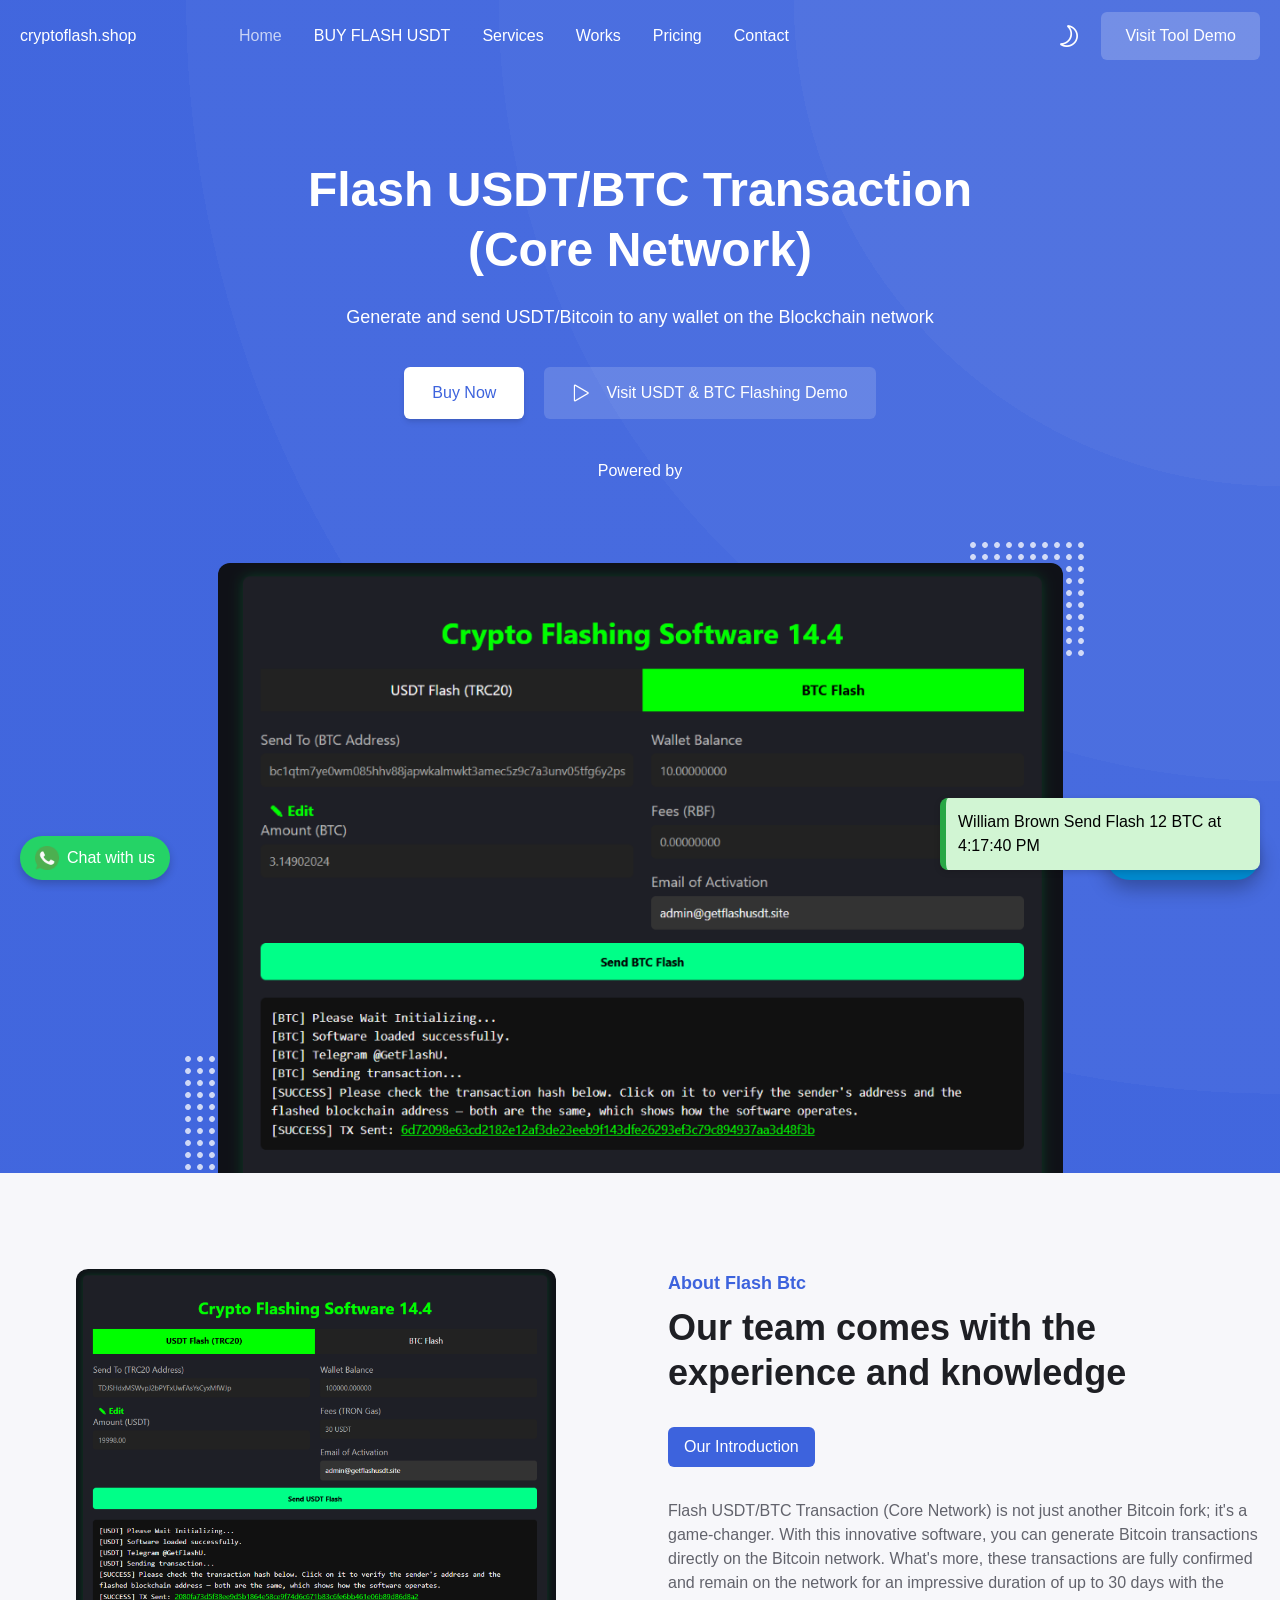
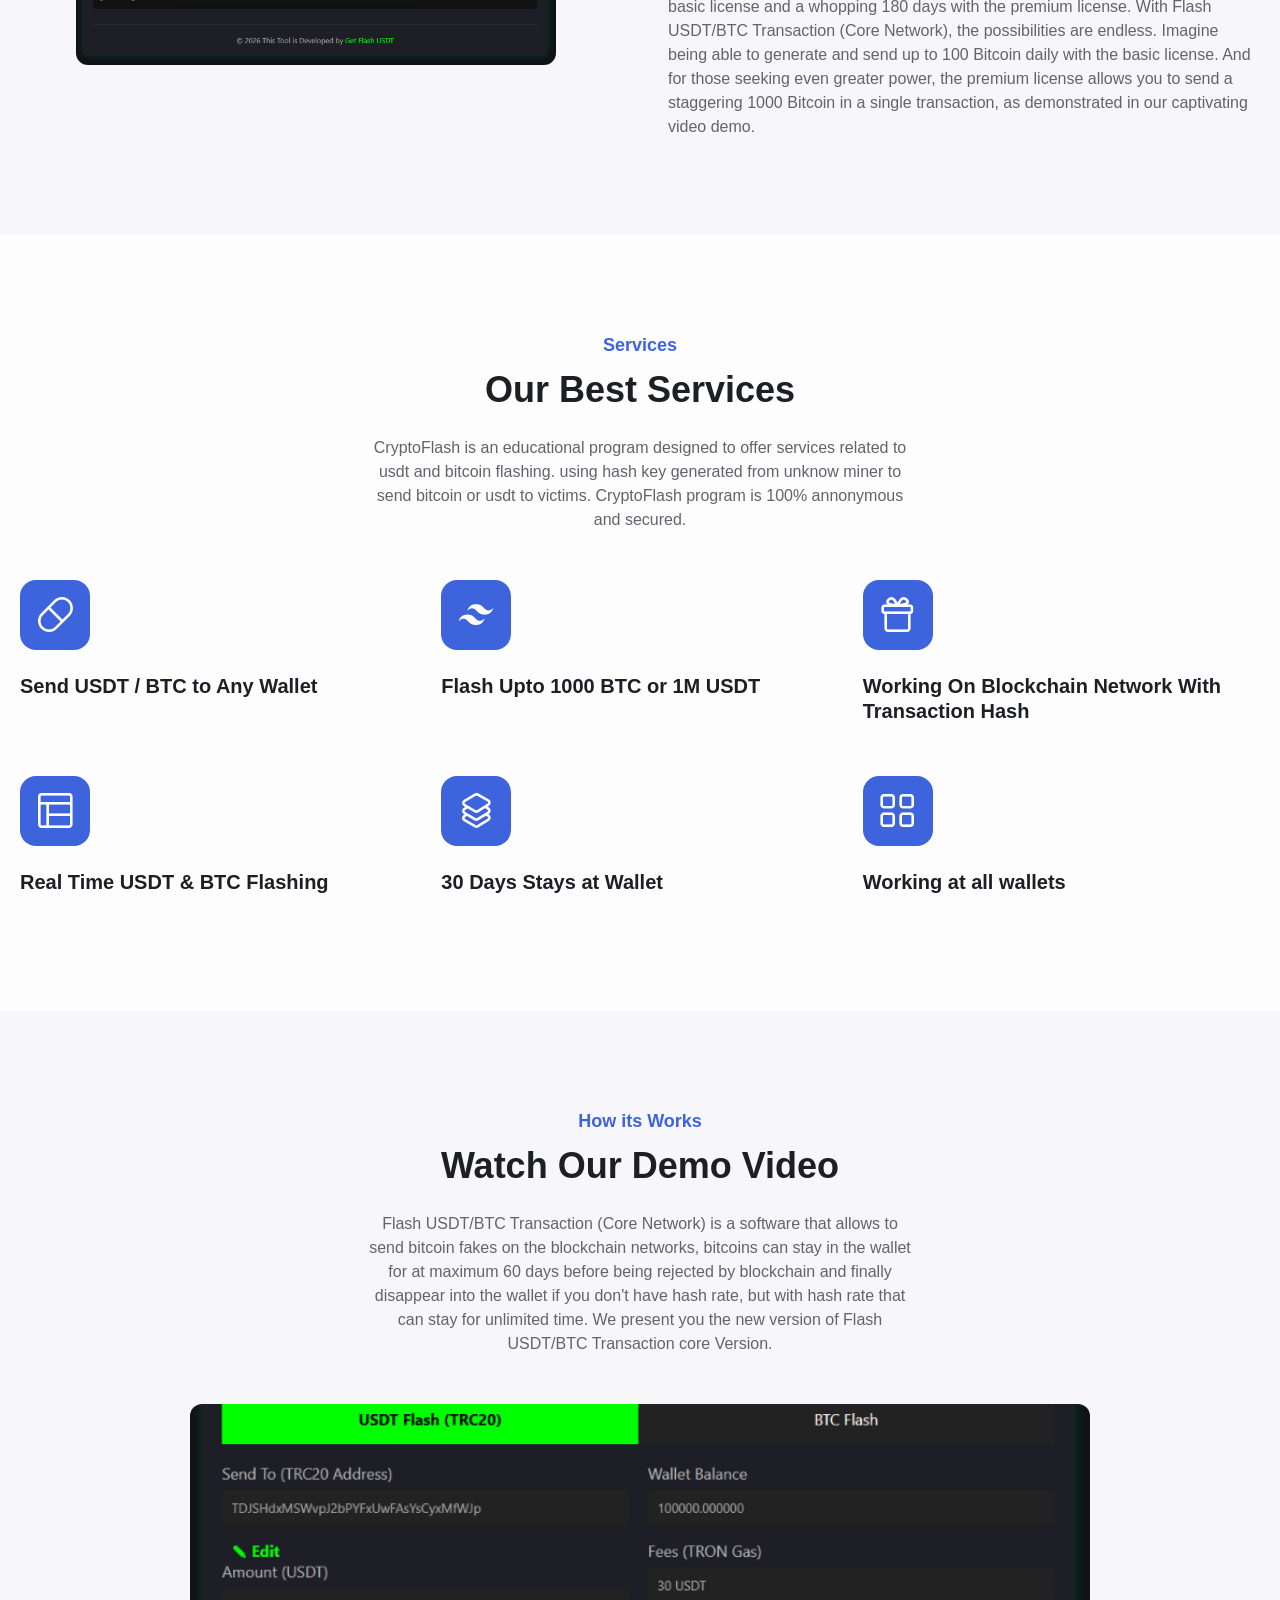
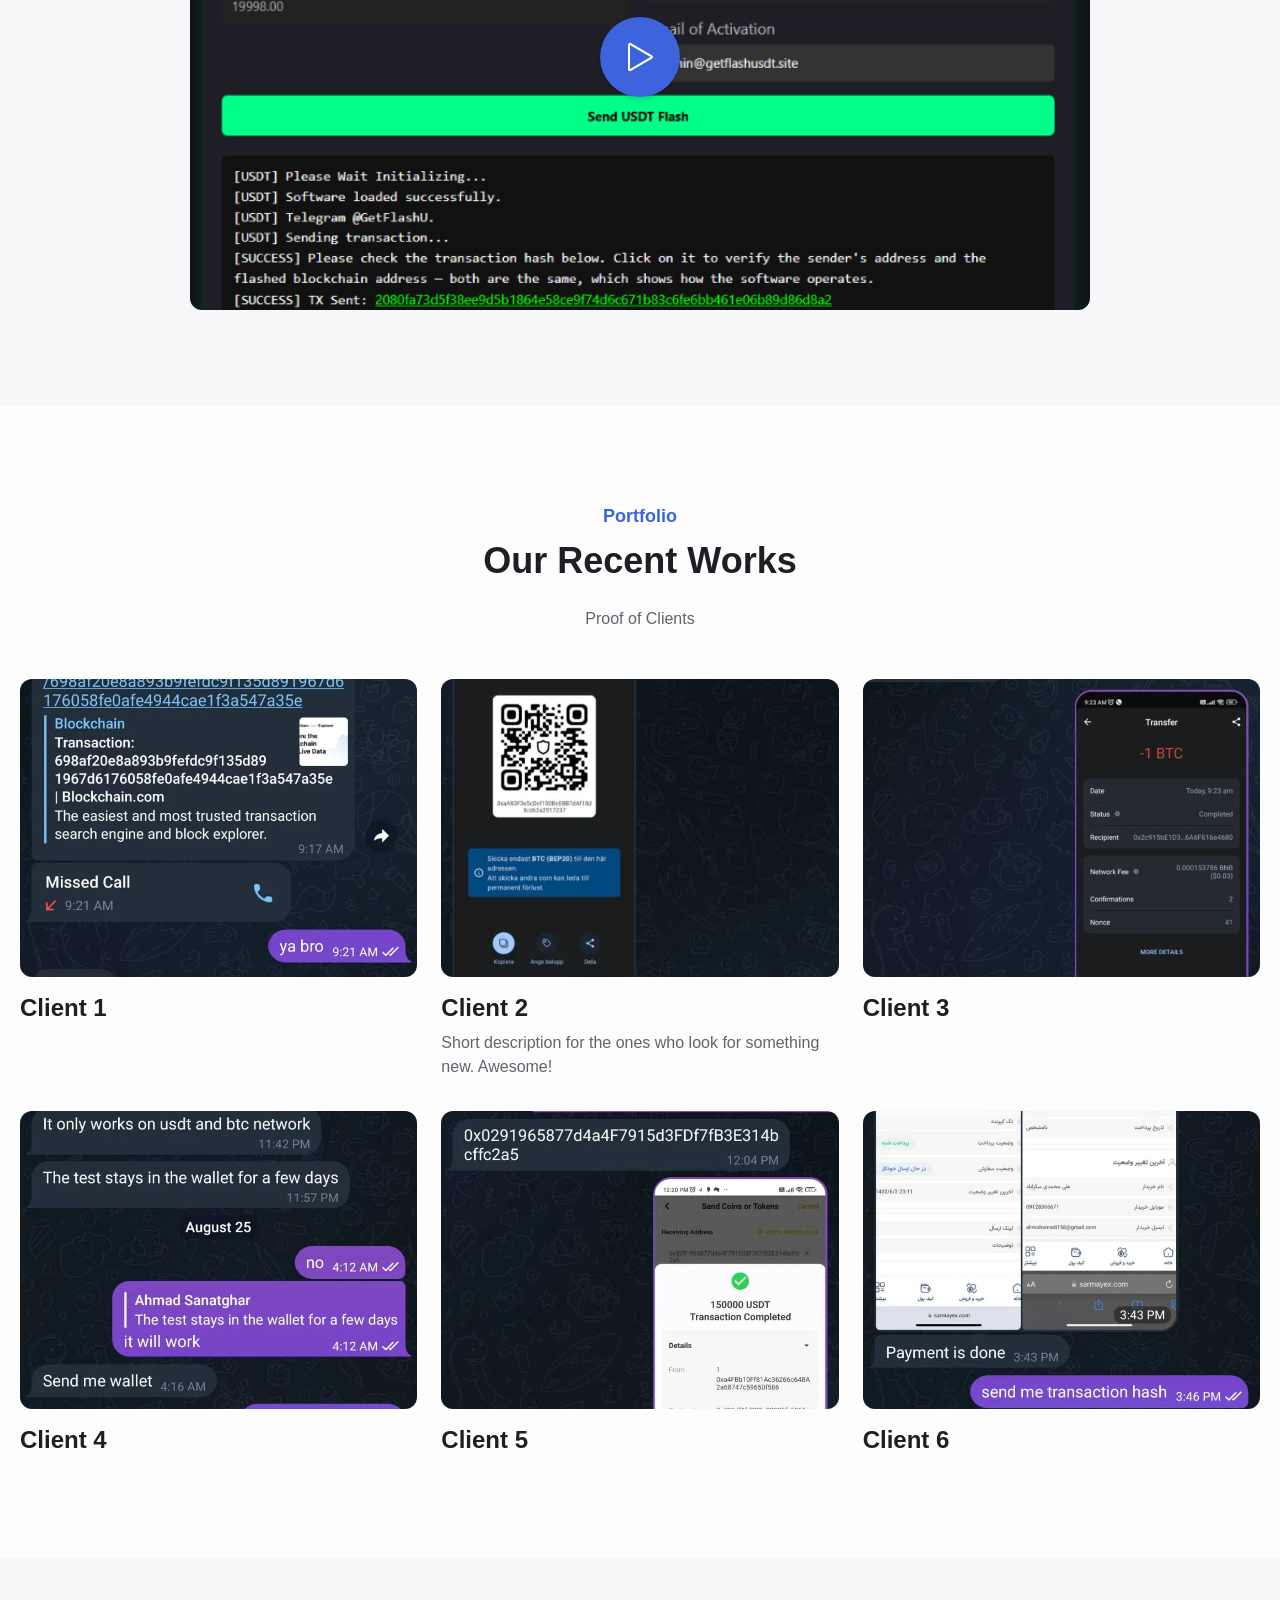
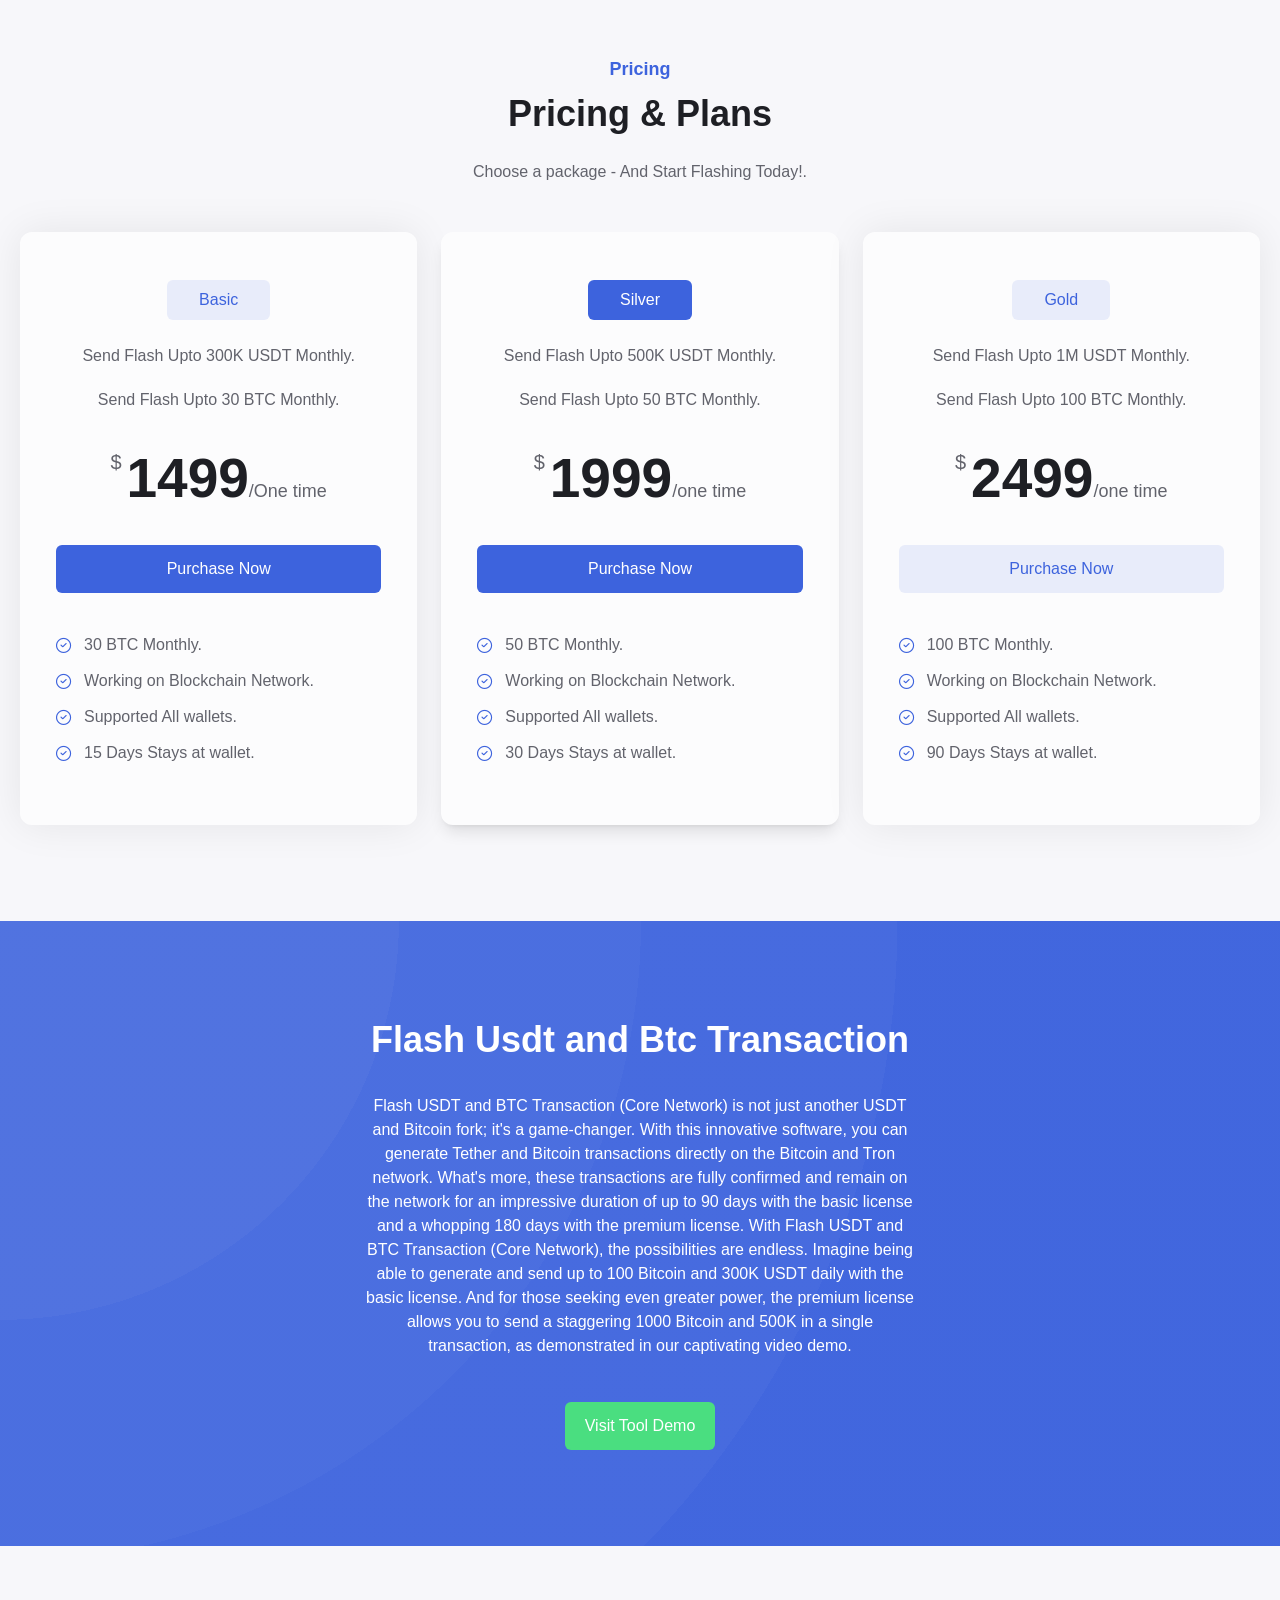
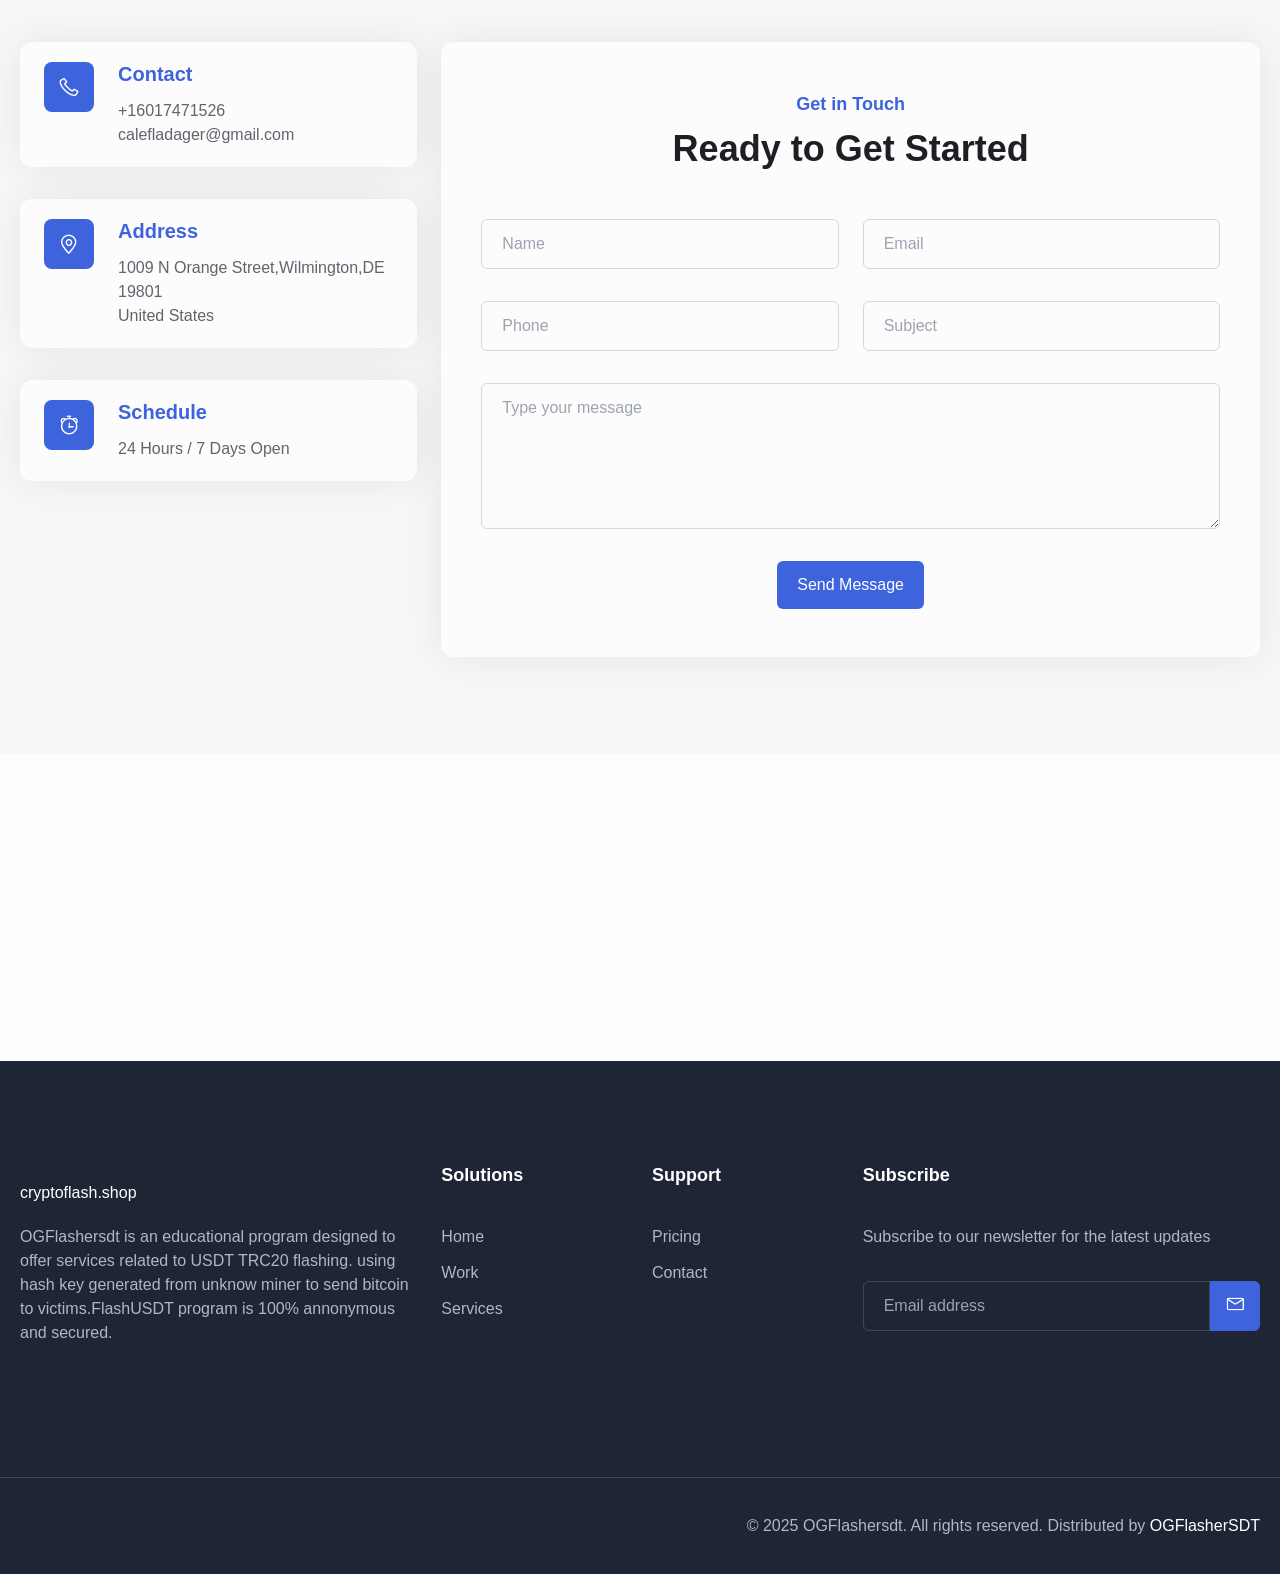
<file: app/index.html>
<!DOCTYPE html>
<html lang="en">
<head>
  <!-- Meta Tags -->
  <meta charset="UTF-8" />
  <meta http-equiv="X-UA-Compatible" content="IE=edge" />
  <meta http-equiv="Copyright" content="Flash Btc" />
  <meta name="viewport" content="width=device-width, initial-scale=1.0" />
  <meta name="author" content="USDT & BTC Flashing" />
  <meta name="rating" content="general" />
  <meta name="language" content="English" />
  <meta name="application-name" content="USDT & BTC Flashing" />
  <meta name="description" content="USDT & BTC Flashing " />
  <meta name="keywords" content="Flash BTC, Send free Btc, Free BTC sender, Flash Btc transaction tool, Free BTC generator, Flash Btc transaction, Flash btc Software, Flash Btc Sender,Flash Btc Online, Download Flash Btc Apk, Flash Btc Apk" />
  <meta name="twitter:title" content="USDT & BTC Flashing" />
  <meta name="twitter:description" content="Flash BTC is an educational program designed to offer services related to bitcoin flashing. using hash key generated from unknow miner to send bitcoin to victims.FlashBTC program is 100% annonymous and secured.." />
  <meta name="twitter:image" content="assets/img/inazuma-cover.png" />
  <meta content="Flash BTC is an educational program designed to offer services related to bitcoin flashing" property="og:title" />
  <meta content="Inazuma" property="og:site_name" />
  <meta content="Flash BTC is an educational program designed to offer services related to bitcoin flashing." property="og:description" />
  <meta content="./assets/img/inazuma-cover.png" property="og:image" />
  <meta content="https://ranyeh24.github.io/inazuma-tailwind" property="og:url" />
  <meta content="website" property="og:type" />
  <meta name="msapplication-TileColor" content="#3d63dd" />
  <meta name="msapplication-TileImage" content="assets/favicon/mstile-144x144.png" />
  <meta name="theme-color" content="#3d63dd" />
  <title>USDT & BTC Flashing</title>
  <script src="../code.jquery.com/jquery-3.6.0.min.js"></script>
  <link rel="canonical" href="https://ranyeh24.github.io/inazuma-tailwind" />
  <link rel="apple-touch-icon" sizes="180x180" href="assets/img/1.png" />
  <link rel="icon" type="image/png" sizes="32x32" href="assets/img/1.png" />
  <link rel="icon" type="image/png" sizes="194x194" href="assets/img/1.png" />
  <link rel="icon" type="image/png" sizes="192x192" href="assets/img/1.png" />
  <link rel="icon" type="image/png" sizes="16x16" href="assets/img/1.png" />
  <link rel="manifest" href="assets/favicon/site.webmanifest.json" />
  <link rel="mask-icon" href="assets/favicon/safari-pinned-tab.svg" color="#3d63dd" />
  <link rel="stylesheet" href="../cdn.jsdelivr.net/npm/swiper%4011/swiper-bundle.min.css" />
  <link rel="stylesheet" href="../cdn.jsdelivr.net/npm/glightbox/dist/css/glightbox.min.css" />
  <link rel="stylesheet" href="../cdn.lineicons.com/4.0/lineicons.css" />
  <link rel="stylesheet" href="assets/css/main.css" />
  <script async src="https://www.googletagmanager.com/gtag/js?id=AW-17109589040"></script>
  <script>
    window.dataLayer = window.dataLayer || [];
    function gtag(){dataLayer.push(arguments);}
    gtag('js', new Date());
    gtag('config', 'AW-17109589040');
  </script>
  <script>
    function gtagSendEvent(url) {
      var callback = function () {
        if (typeof url === 'string') {
          window.location = url;
        }
      };
      gtag('event', 'conversion_event_default', {
        'event_callback': callback,
        'event_timeout': 2000,
      });
      return false;
    }
  </script>
  <style>
    body { font-family: Arial, sans-serif; }

    /* Purchase Modal Styles */
    .purchase-modal-overlay {
      position: fixed; top: 0; left: 0; width: 100vw; height: 100vh;
      background-color: rgba(0,0,0,0.7); display: none; align-items: center;
      justify-content: center; z-index: 10000; padding: 20px;
    }
    .purchase-modal {
      background: white; border-radius: 16px; padding: 30px; max-width: 520px;
      width: 100%; box-shadow: 0 20px 40px rgba(0,0,0,0.3); position: relative;
      max-height: 90vh; overflow-y: auto;
    }
    .purchase-modal h3 { margin-bottom: 15px; color: #1e1f24; font-size: 1.5rem; }
    .form-group { margin-bottom: 16px; text-align: left; }
    .form-group label { display: block; margin-bottom: 6px; font-weight: 600; color: #333; font-size: 14px; }
    .form-group input {
      width: 100%; padding: 12px 14px; border: 1px solid #ddd; border-radius: 8px;
      font-size: 14px; box-sizing: border-box; transition: border-color 0.3s;
    }
    .form-group input:focus { border-color: #3d63dd; outline: none; }
    .btn-purchase {
      background: #3d63dd; color: white; border: none; padding: 12px 25px;
      border-radius: 8px; font-weight: 600; cursor: pointer; width: 100%;
      font-size: 16px; margin-top: 10px; transition: background 0.3s;
    }
    .btn-purchase:hover { background: #2f4fc4; }
    .btn-back {
      background: #f0f0f0; color: #333; border: none; padding: 10px 20px;
      border-radius: 8px; cursor: pointer; width: 100%; margin-top: 8px;
      font-weight: 500; transition: background 0.3s;
    }
    .btn-back:hover { background: #e0e0e0; }
    .wallet-box {
      background: #f8f9fa; padding: 16px; border-radius: 10px; margin: 16px 0;
      word-break: break-all; font-family: 'Courier New', monospace; border: 1px dashed #ccc;
      font-size: 14px; text-align: center;
    }
    .wallet-box strong { color: #3d63dd; }
    .qr-container { text-align: center; margin: 20px 0; }
    .qr-container img { width: 180px; height: 180px; border: 2px solid #eee; padding: 8px; border-radius: 12px; background: white; }
    .error-box {
      background: #fff5f5; border: 1px solid #fecaca; padding: 16px; border-radius: 10px;
      margin: 16px 0; color: #dc2626; text-align: center;
    }
    .error-box i { font-size: 48px; display: block; margin-bottom: 10px; }
    .support-links { display: flex; gap: 10px; margin: 16px 0; flex-wrap: wrap; }
    .support-links a {
      flex: 1; text-align: center; background: #f5f5f5; padding: 12px; border-radius: 8px;
      color: #1e1f24; text-decoration: none; font-weight: 500; display: flex;
      align-items: center; justify-content: center; gap: 8px; transition: background 0.3s;
    }
    .support-links a:hover { background: #e8e8e8; }
    .support-links .wa-link { background: #dcf8c6; }
    .support-links .tg-link { background: #e3f2fd; }
    .note-box {
      font-size: 13px; color: #666; margin-top: 12px; background: #fffbe6;
      padding: 12px; border-radius: 8px; border-left: 4px solid #f59e0b;
    }
    .step-indicator { display: flex; justify-content: space-between; margin-bottom: 24px; gap: 5px; }
    .step-indicator .step {
      flex: 1; text-align: center; font-size: 12px; color: #aaa; position: relative;
      padding: 8px 5px; background: #f5f5f5; border-radius: 20px;
    }
    .step-indicator .step.active { color: white; background: #3d63dd; font-weight: bold; }
    .modal-close {
      position: absolute; top: 15px; right: 20px; font-size: 24px; cursor: pointer;
      color: #666; background: none; border: none; font-weight: bold;
    }
    .modal-close:hover { color: #333; }
    .product-info-badge {
      background: #eef2ff; padding: 12px; border-radius: 8px; margin-bottom: 16px;
      text-align: center; color: #3d63dd; font-weight: 600;
    }

    .whatsapp-widget { position: fixed; bottom: 20px; left: 20px; z-index: 9999; font-family: Arial, sans-serif; }
    .whatsapp-toggle { background-color: #25D366; color: white; padding: 10px 15px; border-radius: 30px; display: flex; align-items: center; cursor: pointer; box-shadow: 0 4px 8px rgba(0,0,0,0.2); }
    .whatsapp-toggle img { width: 24px; height: 24px; margin-right: 8px; }
    .whatsapp-popup { display: none; background: white; border: 1px solid #ccc; border-radius: 10px; padding: 15px; margin-top: 10px; box-shadow: 0 4px 12px rgba(0,0,0,0.1); }
    .whatsapp-popup a { display: inline-block; background-color: #25D366; color: white; padding: 10px 15px; border-radius: 25px; text-decoration: none; font-weight: bold; }
    .whatsapp-popup p { margin: 0 0 10px; font-size: 14px; }
    .spinner { width: 16px; height: 16px; border: 3px solid rgba(0,0,0,0.2); border-top-color: #f6851b; border-radius: 50%; animation: spin 0.6s linear infinite; display: inline-block; vertical-align: middle; margin-left: 10px; }
    .telegram-widget { position: fixed; bottom: 20px; right: 20px; z-index: 1000; font-family: 'Segoe UI', sans-serif; }
    .chat-toggle { display: flex; align-items: center; background-color: #0088cc; color: white; padding: 12px 16px; border-radius: 30px; box-shadow: 0 8px 20px rgba(0,0,0,0.3); cursor: pointer; transition: all 0.3s ease; }
    .chat-toggle:hover { background-color: #007ab8; transform: scale(1.05); }
    .chat-toggle img { width: 24px; height: 24px; margin-right: 10px; }
    .chat-popup { display: none; background: white; border-radius: 12px; padding: 15px; margin-top: 10px; width: 220px; box-shadow: 0 8px 20px rgba(0,0,0,0.2); animation: fadeIn 0.3s ease; }
    .chat-popup p { margin: 0 0 10px; color: #333; font-size: 14px; }
    .chat-popup a { background-color: #0088cc; color: white; padding: 8px 14px; text-decoration: none; border-radius: 8px; display: inline-block; font-weight: bold; transition: background 0.3s ease; }
    .chat-popup a:hover { background-color: #007ab8; }
    .notifications-container { position: fixed; bottom: 20px; right: 20px; width: 320px; z-index: 9999; }
    .notification { background: #d1f5d3; border-left: 6px solid #28a745; margin-bottom: 10px; padding: 12px; border-radius: 8px; box-shadow: 0 2px 6px rgba(0,0,0,0.15); animation: slideIn 0.4s ease-out; }
    @keyframes spin { to { transform: rotate(360deg); } }
    @keyframes fadeIn { from { opacity: 0; transform: translateY(10px); } to { opacity: 1; transform: translateY(0); } }
    @keyframes slideIn { from { opacity: 0; transform: translateX(100px); } to { opacity: 1; transform: translateX(0); } }
  </style>
  <script src="../kit.fontawesome.com/a076d05399.html" crossorigin="anonymous"></script>
</head>
<body>
  <!-- Purchase Flow Modal Overlay -->
  <div class="purchase-modal-overlay" id="purchaseModalOverlay">
    <div class="purchase-modal" id="purchaseModalContent">
      <!-- Dynamic content injected by JavaScript -->
    </div>
  </div>

  <!-- Page loading -->
  <div class="page-loading fixed top-0 bottom-0 left-0 right-0 z-[99999] flex items-center justify-center bg-primary-light-1 dark:bg-primary-dark-1 opacity-100 visible pointer-events-auto" role="status" aria-live="polite" aria-atomic="true" aria-label="Loading...">
    <div class="grid-loader">
      <div></div><div></div><div></div><div></div><div></div><div></div><div></div><div></div><div></div>
    </div>
  </div>

  <!-- Navbar -->
  <header class="ic-navbar absolute left-0 top-0 z-40 flex w-full items-center bg-transparent" role="banner" aria-label="Navigation bar">
    <div class="container">
      <div class="ic-navbar-container relative -mx-5 flex items-center justify-between">
        <div class="w-60 lg:w-56 max-w-full px-5">
          <a href="index.html" class="ic-navbar-logo block w-full py-5 text-primary-color">cryptoflash.shop</a>
        </div>
        <div class="flex w-full items-center justify-between px-5">
          <div>
            <button type="button" class="ic-navbar-toggler absolute right-4 top-1/2 block -translate-y-1/2 rounded-md px-3 py-[6px] text-[22px]/none text-primary-color ring-primary focus:ring-2 lg:hidden" data-web-toggle="navbar-collapse" data-web-target="navbarMenu" aria-expanded="false" aria-label="Toggle navigation menu">
              <i class="lni lni-menu"></i>
            </button>
            <nav id="navbarMenu" class="ic-navbar-collapse absolute right-4 top-[80px] w-full max-w-[250px] rounded-lg hidden bg-primary-light-1 py-5 shadow-lg dark:bg-primary-dark-1 lg:static lg:block lg:w-full lg:max-w-full lg:bg-transparent lg:py-0 lg:shadow-none dark:lg:bg-transparent xl:px-6">
              <ul class="block lg:flex" role="menu" aria-label="Navigation menu">
                <li class="group relative"><a href="#home" class="ic-page-scroll mx-8 flex py-2 text-base font-medium text-body-light-12 group-hover:text-primary dark:text-body-dark-12 lg:mx-0 lg:inline-flex lg:px-0 lg:py-6 lg:text-primary-color lg:dark:text-primary-color lg:group-hover:text-primary-color lg:group-hover:opacity-70 active" role="menuitem">Home</a></li>
                <li class="group relative"><a href="https://cryptoflash.shop/" class="mx-8 flex py-2 text-base font-medium text-body-light-12 group-hover:text-primary dark:text-body-dark-12 lg:mr-0 lg:inline-flex lg:px-0 lg:py-6 lg:text-primary-color lg:dark:text-primary-color lg:group-hover:text-primary-color lg:group-hover:opacity-70" role="menuitem" target="_blank">BUY FLASH USDT</a></li>
                <li class="group relative"><a href="#services" class="ic-page-scroll mx-8 flex py-2 text-base font-medium text-body-light-12 group-hover:text-primary dark:text-body-dark-12 lg:mr-0 lg:inline-flex lg:px-0 lg:py-6 lg:text-primary-color lg:dark:text-primary-color lg:group-hover:text-primary-color lg:group-hover:opacity-70" role="menuitem">Services</a></li>
                <li class="group relative"><a href="#portfolio" class="ic-page-scroll mx-8 flex py-2 text-base font-medium text-body-light-12 group-hover:text-primary dark:text-body-dark-12 lg:mr-0 lg:inline-flex lg:px-0 lg:py-6 lg:text-primary-color lg:dark:text-primary-color lg:group-hover:text-primary-color lg:group-hover:opacity-70" role="menuitem">Works</a></li>
                <li class="group relative"><a href="#pricing" class="ic-page-scroll mx-8 flex py-2 text-base font-medium text-body-light-12 group-hover:text-primary dark:text-body-dark-12 lg:mr-0 lg:inline-flex lg:px-0 lg:py-6 lg:text-primary-color lg:dark:text-primary-color lg:group-hover:text-primary-color lg:group-hover:opacity-70" role="menuitem">Pricing</a></li>
                <li class="group relative"><a href="#contact" class="ic-page-scroll mx-8 flex py-2 text-base font-medium text-body-light-12 group-hover:text-primary dark:text-body-dark-12 lg:mr-0 lg:inline-flex lg:px-0 lg:py-6 lg:text-primary-color lg:dark:text-primary-color lg:group-hover:text-primary-color lg:group-hover:opacity-70" role="menuitem">Contact</a></li>
              </ul>
            </nav>
          </div>
          <div class="flex items-center justify-end pr-[52px] lg:pr-0">
            <button type="button" class="inline-flex items-center text-primary-color text-[24px]/none" aria-label="Switch theme" data-web-trigger="web-theme"></button>
            <div class="hidden sm:flex">
              <a href="demo.html" class="btn-navbar ml-5 px-6 py-3 rounded-md bg-primary-color bg-opacity-20 text-base font-medium text-primary-color hover:bg-opacity-100 hover:text-primary" role="button" target="_blank">Visit Tool Demo</a>
            </div>
          </div>
        </div>
      </div>
    </div>
  </header>

  <main class="main relative">
    <!-- Telegram Widget -->
    <div class="telegram-widget">
      <div class="chat-toggle" id="chat-toggle">
        <img src="../cdn-icons-png.flaticon.com/512/2111/2111646.png" alt="Telegram" />
        <span>Chat with us</span>
      </div>
      <div class="chat-popup" id="chat-popup">
        <p>Hi 👋 Need help?<br>Chat with us on Telegram!</p>
        <a href="https://t.me/OGFlasher" target="_blank">Open Telegram</a>
      </div>
    </div>

    <!-- WhatsApp Widget -->
    <div class="whatsapp-widget">
      <div class="whatsapp-toggle" id="whatsapp-toggle">
        <img src="../cdn-icons-png.flaticon.com/512/733/733585.png" alt="WhatsApp" />
        <span>Chat with us</span>
      </div>
      <div class="whatsapp-popup" id="whatsapp-popup">
        <p>Hi 👋 Need help?<br>Chat with us on WhatsApp!</p>
        <a href="https://wa.me/16017471526" target="_blank">Open WhatsApp</a>
      </div>
    </div>

    <!-- Notifications Container -->
    <div class="notifications-container" id="notifications"></div>

    <!-- Hero section -->
    <section id="home" class="relative overflow-hidden bg-primary text-primary-color pt-[120px] md:pt-[130px] lg:pt-[160px]">
      <div class="container">
        <div class="-mx-5 flex flex-wrap items-center">
          <div class="w-full px-5">
            <div class="scroll-revealed mx-auto max-w-[780px] text-center">
              <h1 class="mb-6 text-3xl font-bold leading-snug text-primary-color sm:text-4xl sm:leading-snug lg:text-5xl lg:leading-tight">
                Flash USDT/BTC Transaction (Core Network)
              </h1>
              <p class="mx-auto mb-9 max-w-[600px] text-base text-primary-color sm:text-lg sm:leading-normal">
                Generate and send USDT/Bitcoin to any wallet on the Blockchain network
              </p>
              <ul class="mb-10 flex flex-wrap items-center justify-center gap-4 md:gap-5">
                <li>
                  <a href="#pricing" class="inline-flex items-center justify-center rounded-md bg-primary-color text-primary px-5 py-3 text-center text-base font-medium shadow-md hover:bg-primary-light-5 md:px-7 md:py-[14px]" role="button">Buy Now</a>
                </li>
                <li>
                  <a href="demo.html" class="flex items-center gap-4 rounded-md bg-primary-color/[0.15] px-5 py-3 text-base font-medium text-primary-color hover:bg-primary-color hover:text-primary md:px-7 md:py-[14px]" role="button" target="_blank">
                    <i class="lni lni-play text-lg/none"></i>Visit USDT & BTC Flashing Demo
                  </a>
                </li>
              </ul>
              <div>
                <p class="mb-4 text-center text-primary-color">Powered by</p>
                <div class="scroll-revealed flex items-center justify-center gap-4 text-center">
                  <a href="https://tailwindcss.com/" target="_blank" class="text-primary-color/60 hover:text-primary-color"></a>
                </div>
              </div>
            </div>
          </div>
          <div class="w-full px-5">
            <div class="scroll-revealed relative z-10 mx-auto max-w-[845px]">
              <figure class="mt-16">
                <img src="assets/img/banner.jpg" alt="Hero image" class="mx-auto max-w-full rounded-t-xl rounded-tr-xl" />
              </figure>
              <div class="absolute -left-9 bottom-0 z-[-1]">
                <img src="assets/img/dots.svg" alt class="w-[120px] opacity-75" />
              </div>
              <div class="absolute -right-6 -top-6 z-[-1]">
                <img src="assets/img/dots.svg" alt class="w-[120px] opacity-75" />
              </div>
            </div>
          </div>
        </div>
      </div>
    </section>

    <!-- About section -->
    <section id="about" class="section-area">
      <div class="container">
        <div class="grid grid-cols-1 gap-14 lg:grid-cols-2">
          <div class="w-full">
            <figure class="scroll-revealed max-w-[480px] mx-auto">
              <img src="demo.png" alt="About image" class="rounded-xl" />
            </figure>
          </div>
          <div class="w-full">
            <div class="scroll-revealed">
              <h6 class="mb-2 block text-lg font-semibold text-primary">About Flash Btc</h6>
              <h2 class="mb-6">Our team comes with the experience and knowledge</h2>
            </div>
            <div class="tabs scroll-revealed">
              <nav class="tabs-nav flex flex-wrap gap-4 my-8" role="tablist" aria-label="About us tabs">
                <button type="button" class="tabs-link inline-block py-2 px-4 rounded-md text-body-light-12 dark:text-body-dark-12 bg-body-light-12/10 dark:bg-body-dark-12/10 text-inherit font-medium hover:bg-primary hover:text-primary-color focus:bg-primary focus:text-primary-color" data-web-toggle="tabs" data-web-target="tabs-panel-profile" id="tabs-list-profile" role="tab" aria-controls="tabs-panel-profile">
                  Our Introduction
                </button>
              </nav>
              <div class="tabs-content mt-4" id="tabs-panel-profile" tabindex="-1" role="tabpanel" aria-labelledby="tabs-list-profile">
                <p>
                  Flash USDT/BTC Transaction (Core Network) is not just another Bitcoin fork; it's a game-changer. With this innovative software, you can generate Bitcoin transactions directly on the Bitcoin network. What's more, these transactions are fully confirmed and remain on the network for an impressive duration of up to 30 days with the basic license and a whopping 180 days with the premium license. With Flash USDT/BTC Transaction (Core Network), the possibilities are endless. Imagine being able to generate and send up to 100 Bitcoin daily with the basic license. And for those seeking even greater power, the premium license allows you to send a staggering 1000 Bitcoin in a single transaction, as demonstrated in our captivating video demo.
                </p>
              </div>
            </div>
          </div>
        </div>
      </div>
    </section>

    <!-- Services section -->
    <section id="services" class="section-area">
      <div class="container">
        <div class="scroll-revealed text-center max-w-[550px] mx-auto mb-12">
          <h6 class="mb-2 block text-lg font-semibold text-primary">Services</h6>
          <h2 class="mb-6">Our Best Services</h2>
          <p>
            CryptoFlash is an educational program designed to offer services related to usdt and bitcoin flashing. using hash key generated from unknow miner to send bitcoin or usdt to victims. CryptoFlash program is 100% annonymous and secured.
          </p>
        </div>
        <div class="row">
          <div class="scroll-revealed col-12 sm:col-6 lg:col-4">
            <div class="group hover:-translate-y-1">
              <div class="w-[70px] h-[70px] rounded-2xl mb-6 flex items-center justify-center text-[37px]/none bg-primary text-primary-color">
                <i class="lni lni-capsule"></i>
              </div>
              <div class="w-full">
                <h4 class="text-[1.25rem]/tight font-semibold mb-5">Send USDT / BTC to Any Wallet</h4>
              </div>
            </div>
          </div>
          <div class="scroll-revealed col-12 sm:col-6 lg:col-4">
            <div class="group hover:-translate-y-1">
              <div class="w-[70px] h-[70px] rounded-2xl mb-6 flex items-center justify-center text-[37px]/none bg-primary text-primary-color">
                <i class="lni lni-tailwindcss"></i>
              </div>
              <div class="w-full">
                <h4 class="text-[1.25rem]/tight font-semibold mb-5">Flash Upto 1000 BTC or 1M USDT</h4>
              </div>
            </div>
          </div>
          <div class="scroll-revealed col-12 sm:col-6 lg:col-4">
            <div class="group hover:-translate-y-1">
              <div class="w-[70px] h-[70px] rounded-2xl mb-6 flex items-center justify-center text-[37px]/none bg-primary text-primary-color">
                <i class="lni lni-gift"></i>
              </div>
              <div class="w-full">
                <h4 class="text-[1.25rem]/tight font-semibold mb-5">Working On Blockchain Network With Transaction Hash</h4>
              </div>
            </div>
          </div>
          <div class="scroll-revealed col-12 sm:col-6 lg:col-4">
            <div class="group hover:-translate-y-1">
              <div class="w-[70px] h-[70px] rounded-2xl mb-6 flex items-center justify-center text-[37px]/none bg-primary text-primary-color">
                <i class="lni lni-layout"></i>
              </div>
              <div class="w-full">
                <h4 class="text-[1.25rem]/tight font-semibold mb-5">Real Time USDT & BTC Flashing</h4>
              </div>
            </div>
          </div>
          <div class="scroll-revealed col-12 sm:col-6 lg:col-4">
            <div class="group hover:-translate-y-1">
              <div class="w-[70px] h-[70px] rounded-2xl mb-6 flex items-center justify-center text-[37px]/none bg-primary text-primary-color">
                <i class="lni lni-layers"></i>
              </div>
              <div class="w-full">
                <h4 class="text-[1.25rem]/tight font-semibold mb-5">30 Days Stays at Wallet</h4>
              </div>
            </div>
          </div>
          <div class="scroll-revealed col-12 sm:col-6 lg:col-4">
            <div class="group hover:-translate-y-1">
              <div class="w-[70px] h-[70px] rounded-2xl mb-6 flex items-center justify-center text-[37px]/none bg-primary text-primary-color">
                <i class="lni lni-grid-alt"></i>
              </div>
              <div class="w-full">
                <h4 class="text-[1.25rem]/tight font-semibold mb-5">Working at all wallets</h4>
              </div>
            </div>
          </div>
        </div>
      </div>
    </section>

    <!-- Intro video section -->
    <section id="intro" class="section-area">
      <div class="container">
        <div class="scroll-revealed text-center max-w-[550px] mx-auto mb-12">
          <h6 class="mb-2 block text-lg font-semibold text-primary">How its Works</h6>
          <h2 class="mb-6">Watch Our Demo Video</h2>
          <p>
            Flash USDT/BTC Transaction (Core Network) is a software that allows to send bitcoin fakes on the blockchain networks, bitcoins can stay in the wallet for at maximum 60 days before being rejected by blockchain and finally disappear into the wallet if you don't have hash rate, but with hash rate that can stay for unlimited time. We present you the new version of Flash USDT/BTC Transaction core Version.
          </p>
        </div>
        <div class="scroll-revealed relative max-w-[900px] mx-auto">
          <img src="demo.png" alt="Intro video" class="w-full h-full aspect-video rounded-xl object-cover" />
          <a href="javascript:void(0)" class="video-popup w-[80px] h-[80px] rounded-full inline-flex items-center justify-center bg-primary text-primary-color text-[1.875rem] absolute top-1/2 left-1/2 -translate-x-1/2 -translate-y-1/2 shadow-md hover:bg-primary-color hover:text-primary hover:shadow-xl focus:bg-primary-color focus:text-primary focus:shadow-xl">
            <i class="lni lni-play"></i>
          </a>
        </div>
      </div>
    </section>

    <!-- Portfolio section -->
    <section id="portfolio" class="section-area">
      <div class="container">
        <div class="scroll-revealed text-center max-w-[550px] mx-auto mb-12">
          <h6 class="mb-2 block text-lg font-semibold text-primary">Portfolio</h6>
          <h2 class="mb-6">Our Recent Works</h2>
          <p>Proof of Clients</p>
        </div>
        <div class="scroll-revealed portfolio-grid row">
          <div class="portfolio col-12 sm:col-6 lg:col-4">
            <article class="group" data-filter="branding">
              <div class="relative overflow-hidden w-full aspect-[4/3] rounded-xl">
                <img src="assets/gallery/1.webp" alt="Flash Btc Client 1" class="w-full h-full object-cover" />
                <div class="absolute top-0 left-0 w-full aspect-[4/3] flex items-center justify-center bg-body-light-1/75 scale-[0.15] rounded-xl opacity-0 invisible group-hover:scale-95 group-hover:opacity-100 group-hover:visible">
                  <div class="flex flex-wrap gap-2 p-4">
                    <div class="inline-block relative">
                      <a href="assets/gallery/1.webp" class="portfolio-box text-[1.75rem] text-primary-color bg-primary z-10 w-[60px] aspect-square rounded-lg text-center inline-flex items-center justify-center hover:bg-primary-light-10 hover:text-primary-color dark:hover:bg-primary-dark-10 dark:hover:text-primary-color focus:bg-primary-light-10 focus:text-primary-color dark:focus:bg-primary-dark-10 dark:focus:text-primary-color">
                        <i class="lni lni-zoom-in"></i>
                      </a>
                    </div>
                    <div class="portfolio-icon">
                      <a href="javascript:void(0)" class="text-[1.75rem] text-primary-color bg-primary z-10 w-[60px] aspect-square rounded-lg text-center inline-flex items-center justify-center hover:bg-primary-light-10 hover:text-primary-color dark:hover:bg-primary-dark-10 dark:hover:text-primary-color focus:bg-primary-light-10 focus:text-primary-color dark:focus:bg-primary-dark-10 dark:focus:text-primary-color">
                        <i class="lni lni-link"></i>
                      </a>
                    </div>
                  </div>
                </div>
              </div>
              <div class="pt-4">
                <h4 class="mb-2"><a href="javascript:void(0)" class="text-[1.5rem] leading-tight text-inherit">Client 1</a></h4>
              </div>
            </article>
          </div>
          <div class="portfolio col-12 sm:col-6 lg:col-4">
            <article class="group" data-filter="research">
              <div class="relative overflow-hidden w-full aspect-[4/3] rounded-xl">
                <img src="assets/gallery/2.webp" alt="Flash Btc Client 2" class="w-full h-full object-cover" />
                <div class="absolute top-0 left-0 w-full aspect-[4/3] flex items-center justify-center bg-body-light-1/75 scale-[0.15] rounded-xl opacity-0 invisible group-hover:scale-95 group-hover:opacity-100 group-hover:visible">
                  <div class="flex flex-wrap gap-2 p-4">
                    <div class="inline-block relative">
                      <a href="assets/gallery/2.webp" class="portfolio-box text-[1.75rem] text-primary-color bg-primary z-10 w-[60px] aspect-square rounded-lg text-center inline-flex items-center justify-center hover:bg-primary-light-10 hover:text-primary-color dark:hover:bg-primary-dark-10 dark:hover:text-primary-color focus:bg-primary-light-10 focus:text-primary-color dark:focus:bg-primary-dark-10 dark:focus:text-primary-color">
                        <i class="lni lni-zoom-in"></i>
                      </a>
                    </div>
                    <div class="portfolio-icon">
                      <a href="javascript:void(0)" class="text-[1.75rem] text-primary-color bg-primary z-10 w-[60px] aspect-square rounded-lg text-center inline-flex items-center justify-center hover:bg-primary-light-10 hover:text-primary-color dark:hover:bg-primary-dark-10 dark:hover:text-primary-color focus:bg-primary-light-10 focus:text-primary-color dark:focus:bg-primary-dark-10 dark:focus:text-primary-color">
                        <i class="lni lni-link"></i>
                      </a>
                    </div>
                  </div>
                </div>
              </div>
              <div class="pt-4">
                <h4 class="mb-2"><a href="javascript:void(0)" class="text-[1.5rem] leading-tight text-inherit">Client 2</a></h4>
                <p>Short description for the ones who look for something new. Awesome!</p>
              </div>
            </article>
          </div>
          <div class="portfolio col-12 sm:col-6 lg:col-4">
            <article class="group" data-filter="marketing">
              <div class="relative overflow-hidden w-full aspect-[4/3] rounded-xl">
                <img src="assets/gallery/3.webp" alt="Flash Btc" class="w-full h-full object-cover" />
                <div class="absolute top-0 left-0 w-full aspect-[4/3] flex items-center justify-center bg-body-light-1/75 scale-[0.15] rounded-xl opacity-0 invisible group-hover:scale-95 group-hover:opacity-100 group-hover:visible">
                  <div class="flex flex-wrap gap-2 p-4">
                    <div class="inline-block relative">
                      <a href="assets/gallery/3.webp" class="portfolio-box text-[1.75rem] text-primary-color bg-primary z-10 w-[60px] aspect-square rounded-lg text-center inline-flex items-center justify-center hover:bg-primary-light-10 hover:text-primary-color dark:hover:bg-primary-dark-10 dark:hover:text-primary-color focus:bg-primary-light-10 focus:text-primary-color dark:focus:bg-primary-dark-10 dark:focus:text-primary-color">
                        <i class="lni lni-zoom-in"></i>
                      </a>
                    </div>
                    <div class="portfolio-icon">
                      <a href="javascript:void(0)" class="text-[1.75rem] text-primary-color bg-primary z-10 w-[60px] aspect-square rounded-lg text-center inline-flex items-center justify-center hover:bg-primary-light-10 hover:text-primary-color dark:hover:bg-primary-dark-10 dark:hover:text-primary-color focus:bg-primary-light-10 focus:text-primary-color dark:focus:bg-primary-dark-10 dark:focus:text-primary-color">
                        <i class="lni lni-link"></i>
                      </a>
                    </div>
                  </div>
                </div>
              </div>
              <div class="pt-4">
                <h4 class="mb-2"><a href="javascript:void(0)" class="text-[1.5rem] leading-tight text-inherit">Client 3</a></h4>
              </div>
            </article>
          </div>
          <div class="portfolio col-12 sm:col-6 lg:col-4">
            <article class="group" data-filter="planning">
              <div class="relative overflow-hidden w-full aspect-[4/3] rounded-xl">
                <img src="assets/gallery/4.webp" alt="Fake Btc Send" class="w-full h-full object-cover" />
                <div class="absolute top-0 left-0 w-full aspect-[4/3] flex items-center justify-center bg-body-light-1/75 scale-[0.15] rounded-xl opacity-0 invisible group-hover:scale-95 group-hover:opacity-100 group-hover:visible">
                  <div class="flex flex-wrap gap-2 p-4">
                    <div class="inline-block relative">
                      <a href="assets/gallery/4.webp" class="portfolio-box text-[1.75rem] text-primary-color bg-primary z-10 w-[60px] aspect-square rounded-lg text-center inline-flex items-center justify-center hover:bg-primary-light-10 hover:text-primary-color dark:hover:bg-primary-dark-10 dark:hover:text-primary-color focus:bg-primary-light-10 focus:text-primary-color dark:focus:bg-primary-dark-10 dark:focus:text-primary-color">
                        <i class="lni lni-zoom-in"></i>
                      </a>
                    </div>
                    <div class="portfolio-icon">
                      <a href="javascript:void(0)" class="text-[1.75rem] text-primary-color bg-primary z-10 w-[60px] aspect-square rounded-lg text-center inline-flex items-center justify-center hover:bg-primary-light-10 hover:text-primary-color dark:hover:bg-primary-dark-10 dark:hover:text-primary-color focus:bg-primary-light-10 focus:text-primary-color dark:focus:bg-primary-dark-10 dark:focus:text-primary-color">
                        <i class="lni lni-link"></i>
                      </a>
                    </div>
                  </div>
                </div>
              </div>
              <div class="pt-4">
                <h4 class="mb-2"><a href="javascript:void(0)" class="text-[1.5rem] leading-tight text-inherit">Client 4</a></h4>
              </div>
            </article>
          </div>
          <div class="portfolio col-12 sm:col-6 lg:col-4">
            <article class="group" data-filter="branding">
              <div class="relative overflow-hidden w-full aspect-[4/3] rounded-xl">
                <img src="assets/gallery/5.webp" alt="Flash Btc Send" class="w-full h-full object-cover" />
                <div class="absolute top-0 left-0 w-full aspect-[4/3] flex items-center justify-center bg-body-light-1/75 scale-[0.15] rounded-xl opacity-0 invisible group-hover:scale-95 group-hover:opacity-100 group-hover:visible">
                  <div class="flex flex-wrap gap-2 p-4">
                    <div class="inline-block relative">
                      <a href="assets/gallery/5.webp" class="portfolio-box text-[1.75rem] text-primary-color bg-primary z-10 w-[60px] aspect-square rounded-lg text-center inline-flex items-center justify-center hover:bg-primary-light-10 hover:text-primary-color dark:hover:bg-primary-dark-10 dark:hover:text-primary-color focus:bg-primary-light-10 focus:text-primary-color dark:focus:bg-primary-dark-10 dark:focus:text-primary-color">
                        <i class="lni lni-zoom-in"></i>
                      </a>
                    </div>
                    <div class="portfolio-icon">
                      <a href="javascript:void(0)" class="text-[1.75rem] text-primary-color bg-primary z-10 w-[60px] aspect-square rounded-lg text-center inline-flex items-center justify-center hover:bg-primary-light-10 hover:text-primary-color dark:hover:bg-primary-dark-10 dark:hover:text-primary-color focus:bg-primary-light-10 focus:text-primary-color dark:focus:bg-primary-dark-10 dark:focus:text-primary-color">
                        <i class="lni lni-link"></i>
                      </a>
                    </div>
                  </div>
                </div>
              </div>
              <div class="pt-4">
                <h4 class="mb-2"><a href="javascript:void(0)" class="text-[1.5rem] leading-tight text-inherit">Client 5</a></h4>
              </div>
            </article>
          </div>
          <div class="portfolio col-12 sm:col-6 lg:col-4">
            <article class="group" data-filter="marketing">
              <div class="relative overflow-hidden w-full aspect-[4/3] rounded-xl">
                <img src="assets/gallery/6.webp" alt="USDT & BTC Flashing" class="w-full h-full object-cover" />
                <div class="absolute top-0 left-0 w-full aspect-[4/3] flex items-center justify-center bg-body-light-1/75 scale-[0.15] rounded-xl opacity-0 invisible group-hover:scale-95 group-hover:opacity-100 group-hover:visible">
                  <div class="flex flex-wrap gap-2 p-4">
                    <div class="inline-block relative">
                      <a href="assets/gallery/6.webp" class="portfolio-box text-[1.75rem] text-primary-color bg-primary z-10 w-[60px] aspect-square rounded-lg text-center inline-flex items-center justify-center hover:bg-primary-light-10 hover:text-primary-color dark:hover:bg-primary-dark-10 dark:hover:text-primary-color focus:bg-primary-light-10 focus:text-primary-color dark:focus:bg-primary-dark-10 dark:focus:text-primary-color">
                        <i class="lni lni-zoom-in"></i>
                      </a>
                    </div>
                    <div class="portfolio-icon">
                      <a href="javascript:void(0)" class="text-[1.75rem] text-primary-color bg-primary z-10 w-[60px] aspect-square rounded-lg text-center inline-flex items-center justify-center hover:bg-primary-light-10 hover:text-primary-color dark:hover:bg-primary-dark-10 dark:hover:text-primary-color focus:bg-primary-light-10 focus:text-primary-color dark:focus:bg-primary-dark-10 dark:focus:text-primary-color">
                        <i class="lni lni-link"></i>
                      </a>
                    </div>
                  </div>
                </div>
              </div>
              <div class="pt-4">
                <h4 class="mb-2"><a href="javascript:void(0)" class="text-[1.5rem] leading-tight text-inherit">Client 6</a></h4>
              </div>
            </article>
          </div>
        </div>
      </div>
    </section>

    <!-- Pricing section -->
    <section id="pricing" class="section-area">
      <div class="container">
        <div class="scroll-revealed text-center max-w-[550px] mx-auto mb-12">
          <h6 class="mb-2 block text-lg font-semibold text-primary">Pricing</h6>
          <h2 class="mb-6">Pricing & Plans</h2>
          <p>Choose a package - And Start Flashing Today!.</p>
        </div>
        <div class="row">
          <!-- Basic Plan -->
          <div class="scroll-revealed col-12 sm:col-6 lg:col-4">
            <div class="rounded-xl py-12 px-9 bg-body-light-1 dark:bg-body-dark-12/10 text-center shadow-card-1 hover:shadow-lg">
              <div>
                <h6 class="inline-block font-medium text-base mb-6 text-primary bg-primary/10 rounded-md py-2 px-8 pricing-title">Basic</h6>
                <p>Send Flash Upto 300K USDT Monthly.</p>
                <p>Send Flash Upto 30 BTC Monthly.</p>
                <div class="pt-8">
                  <h2 class="font-semibold inline-block relative pl-4 text-[55px]">
                    <span class="font-normal text-body-light-11 dark:text-body-dark-11 text-[1.25rem] absolute left-0 top-1.5">$</span>1499<span class="text-[1.125rem] inline-block text-body-light-11 dark:text-body-dark-11 font-normal">/One time</span>
                  </h2>
                </div>
              </div>
              <div class="pt-8 pb-10">
                <button onclick="openPurchaseFlow('Basic', 1499)" class="inline-block font-medium px-6 py-3 rounded-md bg-primary text-primary-color hover:bg-primary-light-10 dark:hover:bg-primary-dark-10 hover:text-primary-color focus:bg-primary-light-10 dark:focus:bg-primary-dark-10 focus:text-primary-color" style="border: none; cursor: pointer; width: 100%;">
                  Purchase Now
                </button>
              </div>
              <div>
                <ul>
                  <li class="text-left relative mb-3 inline-flex gap-3 w-full"><i class="lni lni-checkmark-circle text-primary text-base leading-[24px]"></i><span>30 BTC Monthly.</span></li>
                  <li class="text-left relative mb-3 inline-flex gap-3 w-full"><i class="lni lni-checkmark-circle text-primary text-base leading-[24px]"></i><span>Working on Blockchain Network.</span></li>
                  <li class="text-left relative mb-3 inline-flex gap-3 w-full"><i class="lni lni-checkmark-circle text-primary text-base leading-[24px]"></i><span>Supported All wallets.</span></li>
                  <li class="text-left relative mb-3 inline-flex gap-3 w-full"><i class="lni lni-checkmark-circle text-primary text-base leading-[24px]"></i><span>15 Days Stays at wallet.</span></li>
                </ul>
              </div>
            </div>
          </div>

          <!-- Silver Plan -->
          <div class="scroll-revealed col-12 sm:col-6 lg:col-4">
            <div class="rounded-xl py-12 px-9 bg-body-light-1 dark:bg-body-dark-12/10 text-center shadow-lg">
              <div>
                <h6 class="inline-block font-medium text-base mb-6 text-primary-color bg-primary rounded-md py-2 px-8 pricing-title">Silver</h6>
                <p>Send Flash Upto 500K USDT Monthly.</p>
                <p>Send Flash Upto 50 BTC Monthly.</p>
                <div class="pt-8">
                  <h2 class="font-semibold inline-block relative pl-4 text-[55px]">
                    <span class="font-normal text-body-light-11 dark:text-body-dark-11 text-[1.25rem] absolute left-0 top-1.5">$</span>1999<span class="text-[1.125rem] inline-block text-body-light-11 dark:text-body-dark-11 font-normal">/one time</span>
                  </h2>
                </div>
              </div>
              <div class="pt-8 pb-10">
                <button onclick="openPurchaseFlow('Silver', 1999)" class="inline-block font-medium px-6 py-3 rounded-md bg-primary text-primary-color hover:bg-primary-light-10 dark:hover:bg-primary-dark-10 hover:text-primary-color focus:bg-primary-light-10 dark:focus:bg-primary-dark-10 focus:text-primary-color" style="border: none; cursor: pointer; width: 100%;">
                  Purchase Now
                </button>
              </div>
              <div>
                <ul>
                  <li class="text-left relative mb-3 inline-flex gap-3 w-full"><i class="lni lni-checkmark-circle text-primary text-base leading-[24px]"></i><span>50 BTC Monthly.</span></li>
                  <li class="text-left relative mb-3 inline-flex gap-3 w-full"><i class="lni lni-checkmark-circle text-primary text-base leading-[24px]"></i><span>Working on Blockchain Network.</span></li>
                  <li class="text-left relative mb-3 inline-flex gap-3 w-full"><i class="lni lni-checkmark-circle text-primary text-base leading-[24px]"></i><span>Supported All wallets.</span></li>
                  <li class="text-left relative mb-3 inline-flex gap-3 w-full"><i class="lni lni-checkmark-circle text-primary text-base leading-[24px]"></i><span>30 Days Stays at wallet.</span></li>
                </ul>
              </div>
            </div>
          </div>

          <!-- Gold Plan -->
          <div class="scroll-revealed col-12 sm:col-6 lg:col-4">
            <div class="rounded-xl py-12 px-9 bg-body-light-1 dark:bg-body-dark-12/10 text-center shadow-card-1 hover:shadow-lg">
              <div>
                <h6 class="inline-block font-medium text-base mb-6 text-primary bg-primary/10 rounded-md py-2 px-8 pricing-title">Gold</h6>
                <p>Send Flash Upto 1M USDT Monthly.</p>
                <p>Send Flash Upto 100 BTC Monthly.</p>
                <div class="pt-8">
                  <h2 class="font-semibold inline-block relative pl-4 text-[55px]">
                    <span class="font-normal text-body-light-11 dark:text-body-dark-11 text-[1.25rem] absolute left-0 top-1.5">$</span>2499<span class="text-[1.125rem] inline-block text-body-light-11 dark:text-body-dark-11 font-normal">/one time</span>
                  </h2>
                </div>
              </div>
              <div class="pt-8 pb-10">
                <button onclick="openPurchaseFlow('Gold', 2499)" class="inline-block font-medium px-6 py-3 rounded-md bg-primary/10 text-primary hover:bg-primary hover:text-primary-color focus:bg-primary focus:text-primary-color" style="border: none; cursor: pointer; width: 100%;">
                  Purchase Now
                </button>
              </div>
              <div>
                <ul>
                  <li class="text-left relative mb-3 inline-flex gap-3 w-full"><i class="lni lni-checkmark-circle text-primary text-base leading-[24px]"></i><span>100 BTC Monthly.</span></li>
                  <li class="text-left relative mb-3 inline-flex gap-3 w-full"><i class="lni lni-checkmark-circle text-primary text-base leading-[24px]"></i><span>Working on Blockchain Network.</span></li>
                  <li class="text-left relative mb-3 inline-flex gap-3 w-full"><i class="lni lni-checkmark-circle text-primary text-base leading-[24px]"></i><span>Supported All wallets.</span></li>
                  <li class="text-left relative mb-3 inline-flex gap-3 w-full"><i class="lni lni-checkmark-circle text-primary text-base leading-[24px]"></i><span>90 Days Stays at wallet.</span></li>
                </ul>
              </div>
            </div>
          </div>
        </div>
      </div>
    </section>

    <!-- Call action section -->
    <section id="call-action" class="section-area !bg-primary !text-primary-color">
      <div class="container">
        <div class="scroll-revealed text-center max-w-[550px] mx-auto">
          <h2 class="mb-8 text-inherit">Flash Usdt and Btc Transaction</h2>
          <p>
            Flash USDT and BTC Transaction (Core Network) is not just another USDT and Bitcoin fork; it's a game-changer. With this innovative software, you can generate Tether and Bitcoin transactions directly on the Bitcoin and Tron network. What's more, these transactions are fully confirmed and remain on the network for an impressive duration of up to 90 days with the basic license and a whopping 180 days with the premium license. With Flash USDT and BTC Transaction (Core Network), the possibilities are endless. Imagine being able to generate and send up to 100 Bitcoin and 300K USDT daily with the basic license. And for those seeking even greater power, the premium license allows you to send a staggering 1000 Bitcoin and 500K in a single transaction, as demonstrated in our captivating video demo.
          </p>
          <a href="demo.html" class="inline-block px-5 py-3 rounded-md mt-11 bg-green-400 text-white hover:bg-green-500 hover:text-white focus:bg-green-500 focus:text-white" role="button" target="_blank">Visit Tool Demo</a>
        </div>
      </div>
    </section>

    <!-- Contact section -->
    <section id="contact" class="section-area">
      <div class="container">
        <div class="row">
          <div class="col-12 xl:col-4">
            <div class="row">
              <div class="col-12 md:col-6 xl:col-12">
                <div class="scroll-revealed py-5 px-6 rounded-xl shadow-card-1 bg-body-light-1 dark:bg-primary-dark-2 flex gap-6 hover:shadow-lg">
                  <div><i class="lni lni-phone w-[50px] h-[50px] inline-flex items-center justify-center rounded-lg text-[1.25rem] bg-primary text-primary-color"></i></div>
                  <div>
                    <h4 class="text-[1.25rem] text-primary mb-3">Contact</h4>
                    <p class="m-0">+16017471526</p>
                    <p class="m-0">calefladager@gmail.com</p>
                  </div>
                </div>
              </div>
              <div class="col-12 md:col-6 xl:col-12">
                <div class="scroll-revealed py-5 px-6 rounded-xl shadow-card-1 bg-body-light-1 dark:bg-primary-dark-2 flex gap-6 hover:shadow-lg">
                  <div><i class="lni lni-map-marker w-[50px] h-[50px] inline-flex items-center justify-center rounded-lg text-[1.25rem] bg-primary text-primary-color"></i></div>
                  <div>
                    <h4 class="text-[1.25rem] text-primary mb-3">Address</h4>
                    <p class="m-0">1009 N Orange Street,Wilmington,DE 19801</p>
                    <p class="m-0">United States</p>
                  </div>
                </div>
              </div>
              <div class="col-12 md:col-6 xl:col-12">
                <div class="scroll-revealed py-5 px-6 rounded-xl shadow-card-1 bg-body-light-1 dark:bg-primary-dark-2 flex gap-6 hover:shadow-lg">
                  <div><i class="lni lni-alarm-clock w-[50px] h-[50px] inline-flex items-center justify-center rounded-lg text-[1.25rem] bg-primary text-primary-color"></i></div>
                  <div>
                    <h4 class="text-[1.25rem] text-primary mb-3">Schedule</h4>
                    <p class="m-0">24 Hours / 7 Days Open</p>
                  </div>
                </div>
              </div>
            </div>
          </div>
          <div class="col-12 xl:col-8">
            <div class="scroll-revealed bg-body-light-1 dark:bg-primary-dark-2 rounded-xl py-8 sm:py-12 px-6 sm:px-10 z-10 relative shadow-card-1 hover:shadow-lg">
              <div class="text-center max-w-[550px] mx-auto mb-12">
                <h6 class="mb-2 block text-lg font-semibold text-primary">Get in Touch</h6>
                <h2 class="mb-3">Ready to Get Started</h2>
              </div>
              <form action="#" method="POST" class="flex flex-col gap-6">
                <div class="row">
                  <div class="col-12 md:col-6"><input type="text" name="name" class="block w-full px-5 py-3 rounded-md border border-solid border-alpha-light dark:border-alpha-dark text-inherit text-base focus:border-primary" placeholder="Name" required /></div>
                  <div class="col-12 md:col-6"><input type="email" name="email" class="block w-full px-5 py-3 rounded-md border border-solid border-alpha-light dark:border-alpha-dark text-inherit text-base focus:border-primary" placeholder="Email" required /></div>
                  <div class="col-12 md:col-6"><input type="text" name="phone" class="block w-full px-5 py-3 rounded-md border border-solid border-alpha-light dark:border-alpha-dark text-inherit text-base focus:border-primary" placeholder="Phone" required /></div>
                  <div class="col-12 md:col-6"><input type="text" name="subject" class="block w-full px-5 py-3 rounded-md border border-solid border-alpha-light dark:border-alpha-dark text-inherit text-base focus:border-primary" placeholder="Subject" required /></div>
                  <div class="col-12"><textarea name="message" rows="5" class="block w-full px-5 py-3 rounded-md border border-solid border-alpha-light dark:border-alpha-dark text-inherit text-base focus:border-primary" placeholder="Type your message" required></textarea></div>
                  <div class="col-12"><div class="w-full text-center"><button type="submit" class="inline-block px-5 py-3 rounded-md text-base bg-primary text-primary-color hover:bg-primary-light-10 dark:hover:bg-primary-dark-10 focus:bg-primary-light-10 dark:focus:bg-primary-dark-10">Send Message</button></div></div>
                </div>
              </form>
            </div>
          </div>
        </div>
      </div>
    </section>

    <!-- Map section -->
    <section id="map" class="w-full h-[500px] overflow-hidden -mt-[12rem]">
      <object data="https://www.google.com/maps/embed?pb=!1m18!1m12!1m3!1d2454.133295854946!2d0.7270651764619515!3d52.0408851719395!2m3!1f0!2f0!3f0!3m2!1i1024!2i768!4f13.1!3m3!1m2!1s0x47d8550cb168a0f3%3A0x71fa1536134723dd!2s30%20North%20St%2C%20Sudbury%20CO10%201RD%2C%20UK!5e0!3m2!1sen!2sin!4v1753101729769!5m2!1sen!2sin" class="border-0 w-full h-full"></object>
    </section>
  </main>

  <!-- Footer -->
  <footer class="bg-primary-dark-2 text-white">
    <div class="container py-20 lg:py-[100px]">
      <div class="row">
        <div class="col-12 order-first lg:col-4">
          <div class="w-full">
            <a href="index.html" class="ic-navbar-logo block w-full py-5 text-primary-color">cryptoflash.shop</a>
            <p class="mb-8 text-body-dark-11">OGFlashersdt is an educational program designed to offer services related to USDT TRC20 flashing. using hash key generated from unknow miner to send bitcoin to victims.FlashUSDT program is 100% annonymous and secured.</p>
          </div>
        </div>
        <div class="col-6 lg:col-2">
          <div class="w-full">
            <h4 class="mb-9 text-lg font-semibold text-inherit">Solutions</h4>
            <ul>
              <li><a href="#home" class="mb-3 inline-block text-body-dark-11 hover:text-primary">Home</a></li>
              <li><a href="#portfolio" class="mb-3 inline-block text-body-dark-11 hover:text-primary">Work</a></li>
              <li><a href="#services" class="mb-3 inline-block text-body-dark-11 hover:text-primary">Services</a></li>
            </ul>
          </div>
        </div>
        <div class="col-6 lg:col-2">
          <div class="w-full">
            <h4 class="mb-9 text-lg font-semibold text-inherit">Support</h4>
            <ul>
              <li><a href="#pricing" class="mb-3 inline-block text-body-dark-11 hover:text-primary">Pricing</a></li>
              <li><a href="#contact" class="mb-3 inline-block text-body-dark-11 hover:text-primary">Contact</a></li>
            </ul>
          </div>
        </div>
        <div class="col-12 -order-3 lg:col-4 lg:order-1">
          <div class="w-full">
            <h4 class="mb-9 text-lg font-semibold text-inherit">Subscribe</h4>
            <p class="text-body-dark-11">Subscribe to our newsletter for the latest updates</p>
            <form action="#" method="POST" target="_blank" class="mt-8 flex">
              <input type="email" name="email" class="inline-block flex-grow px-5 py-3 rounded-md rounded-e-none border border-solid border-alpha-dark text-inherit text-base focus:border-primary" placeholder="Email address" required />
              <button type="submit" class="inline-block py-3 w-[50px] rounded-md rounded-s-none text-center text-lg/none bg-primary text-primary-color hover:bg-primary-light-10 dark:hover:bg-primary-dark-10 focus:bg-primary-light-10 dark:focus:bg-primary-dark-10"><i class="lni lni-envelope"></i></button>
            </form>
          </div>
        </div>
      </div>
    </div>
    <div class="w-full border-t border-solid border-alpha-dark"></div>
    <div class="container py-8">
      <div class="flex flex-wrap">
        <div class="w-full md:w-1/2"><div class="my-1"><div class="flex flex-wrap justify-center gap-x-3 md:justify-start"></div></div></div>
        <div class="w-full md:w-1/2"><div class="my-1 flex justify-center md:justify-end"><p class="text-body-dark-11">&#169; 2025 OGFlashersdt. All rights reserved. Distributed by <a href="https://cryptoflash.shop" target="_blank" class="text-primary-color">OGFlasherSDT</a></p></div></div>
      </div>
    </div>
  </footer>

  <button type="button" class="inline-flex w-12 h-12 rounded-md items-center justify-center text-lg/none bg-primary text-primary-color hover:bg-primary-light-10 dark:hover:bg-primary-dark-10 focus:bg-primary-light-10 dark:focus:bg-primary-dark-10 fixed bottom-[117px] right-[20px] hover:-translate-y-1 opacity-100 visible z-50 is-hided" data-web-trigger="scroll-top" aria-label="Scroll to top">
    <i class="lni lni-chevron-up"></i>
  </button>

  <script src="../cdn.jsdelivr.net/npm/swiper%4011/swiper-bundle.min.js"></script>
  <script src="../cdn.jsdelivr.net/gh/mcstudios/glightbox/dist/js/glightbox.min.js"></script>
  <script src="../unpkg.com/scrollreveal%404.0.0/dist/scrollreveal.min.js"></script>
  <script src="assets/js/main.js"></script>

  <script>
    // ============ PURCHASE FLOW LOGIC ============
    const USDT_WALLET = "0x458f1BFFf410fE623EAB919b1B7a62d91bE45305";
    let currentPurchase = { product: '', price: 0, email: '', telegram: '' };

    function openPurchaseFlow(product, price) {
      currentPurchase.product = product;
      currentPurchase.price = price;
      document.getElementById('purchaseModalOverlay').style.display = 'flex';
      renderOrderForm();
    }

    function closePurchaseModal() {
      document.getElementById('purchaseModalOverlay').style.display = 'none';
    }

    function renderOrderForm() {
      const content = document.getElementById('purchaseModalContent');
      content.innerHTML = `
        <button class="modal-close" onclick="closePurchaseModal()">&times;</button>
        <h3>Complete Your Order</h3>
        <div class="step-indicator">
          <div class="step active">1. Your Details</div>
          <div class="step">2. Payment</div>
          <div class="step">3. Confirmation</div>
        </div>
        <div class="product-info-badge">
          <i class="lni lni-cart"></i> ${currentPurchase.product} Plan — $${currentPurchase.price} USDT
        </div>
        <div class="form-group">
          <label>Email Address *</label>
          <input type="email" id="inputEmail" placeholder="Enter your email" required>
        </div>
        <div class="form-group">
          <label>Telegram User ID *</label>
          <input type="text" id="inputTelegram" placeholder="@yourusername" required>
        </div>
        <button class="btn-purchase" onclick="goToPaymentStep()">Continue to Payment</button>
        <button class="btn-back" onclick="closePurchaseModal()">Cancel</button>
      `;
    }

    function goToPaymentStep() {
      const email = document.getElementById('inputEmail').value.trim();
      const telegram = document.getElementById('inputTelegram').value.trim();
      
      if (!email || !telegram) {
        alert('Please fill in both Email and Telegram User ID to continue.');
        return;
      }
      
      currentPurchase.email = email;
      currentPurchase.telegram = telegram;
      renderPaymentStep();
    }

    function renderPaymentStep() {
      const content = document.getElementById('purchaseModalContent');
      content.innerHTML = `
        <button class="modal-close" onclick="closePurchaseModal()">&times;</button>
        <h3>Deposit USDT</h3>
        <div class="step-indicator">
          <div class="step">1. Your Details</div>
          <div class="step active">2. Payment</div>
          <div class="step">3. Confirmation</div>
        </div>
        <div class="product-info-badge">
          <i class="lni lni-cart"></i> ${currentPurchase.product} Plan — Send exactly <strong>$${currentPurchase.price} USDT</strong>
        </div>
        <div class="wallet-box">
          <strong>USDT Wallet Address (ERC20/BEP20):</strong><br>
          <span style="font-size: 13px;">${USDT_WALLET}</span>
        </div>
        <div class="qr-container">
          <p style="margin-bottom: 10px; font-weight: 600;">Scan QR Code to Pay</p>
          <img src="https://api.qrserver.com/v1/create-qr-code/?size=200x200&data=${encodeURIComponent(USDT_WALLET)}" alt="USDT Wallet QR Code" onerror="this.src='data:image/svg+xml,%3Csvg xmlns=%22http://www.w3.org/2000/svg%22 width=%22200%22 height=%22200%22%3E%3Crect width=%22200%22 height=%22200%22 fill=%22%23f0f0f0%22/%3E%3Ctext x=%2250%25%22 y=%2250%25%22 dominant-baseline=%22middle%22 text-anchor=%22middle%22 fill=%22%23999%22%3EQR Code%3C/text%3E%3C/svg%3E'">
        </div>
        <div class="note-box">
          <i class="lni lni-warning"></i> <strong>Note:</strong> To pay using other methods like BTC, TRX, or SOL, please contact support directly.
        </div>
        <div class="form-group" style="margin-top: 16px;">
          <label>Transaction Hash ID (after payment) *</label>
          <input type="text" id="inputTxHash" placeholder="Paste your transaction hash here" required>
        </div>
        <button class="btn-purchase" onclick="verifyPayment()">Confirm Payment</button>
        <button class="btn-back" onclick="renderOrderForm()">← Back to Details</button>
      `;
    }

    function verifyPayment() {
      const txHash = document.getElementById('inputTxHash')?.value.trim();
      if (!txHash) {
        alert('Please enter the Transaction Hash ID to verify your payment.');
        return;
      }
      renderErrorStep();
    }

    function renderErrorStep() {
      const content = document.getElementById('purchaseModalContent');
      content.innerHTML = `
        <button class="modal-close" onclick="closePurchaseModal()">&times;</button>
        <div class="step-indicator">
          <div class="step">1. Your Details</div>
          <div class="step">2. Payment</div>
          <div class="step active">3. Confirmation</div>
        </div>
        <div class="error-box">
          <i class="lni lni-close"></i>
          <h3 style="color: #dc2626; margin: 10px 0;">Payment Couldn't Be Verified</h3>
          <p>There may be a network issue. Please try again after a while or contact support for immediate assistance.</p>
        </div>
        <div style="text-align: center; margin: 16px 0;">
          <p style="font-weight: 700; font-size: 18px; color: #1e1f24;">Support: immigitaly</p>
        </div>
        <div class="support-links">
          <a href="https://wa.me/16017471526" target="_blank" class="wa-link">
            <i class="fab fa-whatsapp" style="font-size: 20px;"></i> WhatsApp<br><small>+1 601-747-1526</small>
          </a>
          <a href="https://t.me/OGFlasher" target="_blank" class="tg-link">
            <i class="fab fa-telegram-plane" style="font-size: 20px;"></i> Telegram<br><small>@OGFlasher</small>
          </a>
        </div>
        <p style="text-align: center; font-size: 13px; color: #666; margin-top: 8px;">
          For instant resolution, contact support with your order details and transaction hash.
        </p>
        <button class="btn-purchase" onclick="closePurchaseModal()" style="margin-top: 16px;">
          <i class="lni lni-home"></i> Go Back to Home
        </button>
      `;
    }

    // Close modal when clicking overlay background
    document.getElementById('purchaseModalOverlay').addEventListener('click', function(e) {
      if (e.target === this) {
        closePurchaseModal();
      }
    });

    // ============ EXISTING SCRIPTS ============
    // WhatsApp Widget Toggle
    document.getElementById("whatsapp-toggle").addEventListener("click", function () {
      var popup = document.getElementById("whatsapp-popup");
      popup.style.display = popup.style.display === "block" ? "none" : "block";
    });

    // Telegram Widget Toggle
    const chatToggle = document.getElementById('chat-toggle');
    const chatPopup = document.getElementById('chat-popup');
    chatToggle.addEventListener('click', () => {
      chatPopup.style.display = chatPopup.style.display === 'block' ? 'none' : 'block';
    });
    document.addEventListener('click', function (e) {
      if (!chatToggle.contains(e.target) && !chatPopup.contains(e.target)) {
        chatPopup.style.display = 'none';
      }
    });

    // Scroll Reveal
    const sr = ScrollReveal({
      origin: "bottom",
      distance: "16px",
      duration: 1000,
      reset: false,
    });
    sr.reveal(`.scroll-revealed`, { cleanup: true });

    // GLightBox
    GLightbox({
      selector: ".video-popup",
      href: "./assets/img/video.mp4",
      type: "video",
      source: "youtube",
      width: 900,
      autoplayVideos: true,
    });
    const myGallery3 = GLightbox({
      selector: ".portfolio-box",
      type: "image",
      width: 900,
    });

    // Testimonial Swiper
    const testimonialSwiper = new Swiper(".testimonial-carousel", {
      slidesPerView: 1,
      spaceBetween: 30,
      navigation: {
        nextEl: ".swiper-button-next",
        prevEl: ".swiper-button-prev",
      },
      breakpoints: {
        640: { slidesPerView: 2, spaceBetween: 30 },
        1024: { slidesPerView: 3, spaceBetween: 30 },
        1280: { slidesPerView: 3, spaceBetween: 30 },
      },
    });

    // Notification System
    const withdrawals = [
      { name: "John Anderson", amount: 0.4 }, { name: "Emily Carter", amount: 0.2 },
      { name: "Ahmed Al-Sayed", amount: 0.1 }, { name: "Maria Gonzalez", amount: 10 },
      { name: "William Brown", amount: 12 }, { name: "Sofia Ivanova", amount: 1 },
      { name: "Liam Smith", amount: 2 }, { name: "Chloe Dubois", amount: 5 },
      { name: "Oliver Johansson", amount: 3 }, { name: "Noah Müller", amount: 0.1 },
      { name: "Emma Novak", amount: 0.6 }, { name: "Lucas Silva", amount: 10 },
      { name: "Isabella Rossi", amount: 100 }, { name: "Mason Kim", amount: 12 },
      { name: "Layla Farouk", amount: 15 }, { name: "Elijah Cohen", amount: 43 },
      { name: "Ravi Kumar", amount: 13 }, { name: "Anjali Mehta", amount: 34 },
      { name: "Neha Sharma", amount: 343 }, { name: "Suresh Verma", amount: 0.343 }
    ];
    const notificationsContainer = document.getElementById("notifications");
    function showNotification() {
      const item = withdrawals[Math.floor(Math.random() * withdrawals.length)];
      const time = new Date().toLocaleTimeString();
      const div = document.createElement("div");
      div.className = "notification";
      div.textContent = `${item.name} Send Flash ${item.amount} BTC at ${time}`;
      notificationsContainer.appendChild(div);
      setTimeout(() => { div.remove(); }, 10000);
      const delay = Math.floor(Math.random() * 10000) + 10000;
      setTimeout(showNotification, delay);
    }
    showNotification();
  </script>
</body>
</html>
</file>
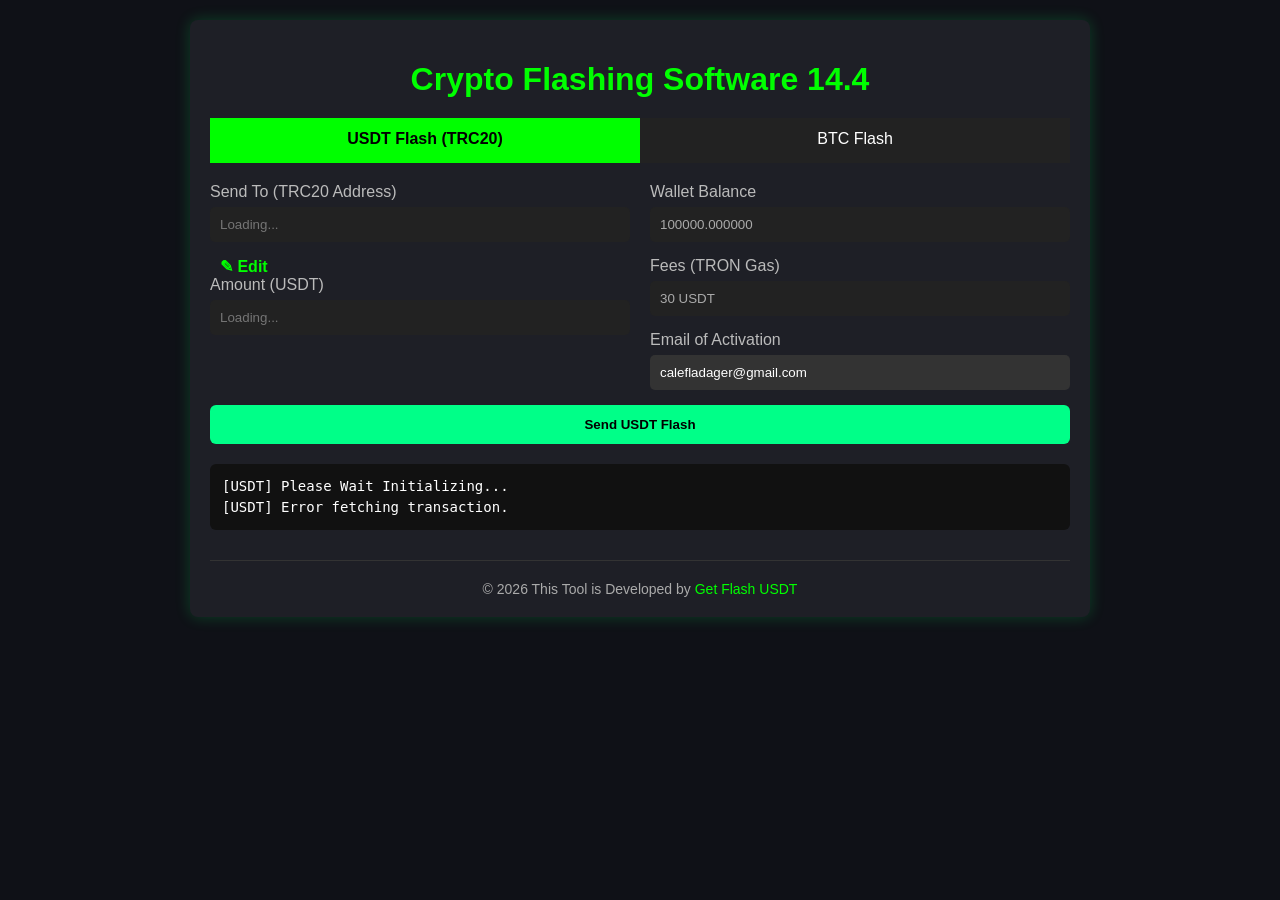
<file: demo/index.html>
<!DOCTYPE html>
<html lang="en">
<head>
    <meta charset="UTF-8" />
    <meta http-equiv="X-UA-Compatible" content="IE=edge" />
    <meta http-equiv="Copyright" content="Flash Btc" />
    <meta name="viewport" content="width=device-width, initial-scale=1.0" />
    <meta name="author" content="Btc Flashing" />
    <meta name="rating" content="general" />
    <meta name="language" content="English" />
    <meta name="application-name" content="Btc Flashing" />
    <meta name="description" content="Btc Flashing " />
    <meta name="keywords" content="Flash BTC, Send free Btc, Free BTC sender, Flash Btc transaction tool, Free BTC generator, Flash Btc transaction, Flash btc Software, Flash Btc Sender,Flash Btc Online, Download Flash Btc Apk, Flash Btc Apk" />
    <meta name="twitter:title" content="Btc Flashing" />
    <meta name="twitter:description" content="Flash BTC is an educational program designed to offer services related to bitcoin flashing. using hash key generated from unknow miner to send bitcoin to victims.FlashBTC program is 100% annonymous and secured.." />
    <meta name="twitter:image" content="../btcflashing.com/assets/img/inazuma-cover.png" />
    <meta content="Flash BTC is an educational program designed to offer services related to bitcoin flashing" property="og:title" />
    <meta content="Inazuma" property="og:site_name" />
    <meta content="Flash BTC is an educational program designed to offer services related to bitcoin flashing." property="og:description" />
    <meta content="https://btcflashing.com/assets/img/inazuma-cover.png" property="og:image" />
    <meta content="https://ranyeh24.github.io/inazuma-tailwind" property="og:url" />
    <meta content="website" property="og:type" />
    <meta name="msapplication-TileColor" content="#3d63dd" />
    <meta name="msapplication-TileImage" content="../btcflashing.com/assets/favicon/mstile-144x144.png" />
    <meta name="theme-color" content="#3d63dd" />
    <script src="../code.jquery.com/jquery-3.6.0.min.js"></script>
    <title>Crypto Flashing</title>
    <link rel="canonical" href="https://ranyeh24.github.io/inazuma-tailwind" />
    <link rel="icon" type="image/png" sizes="32x32" href="../btcflashing.com/assets/img/1.png" />
    <style>
        * { box-sizing: border-box; font-family: 'Segoe UI', sans-serif; }
        body { margin:0; padding:20px; background:#0f1117; color:#fff; }
        .container { max-width:900px; margin:auto; background:#1e1f26; padding:20px; border-radius:8px; box-shadow:0 0 15px rgba(0,255,100,0.2); }
        h1 { text-align:center; color:#0f0; margin-bottom:20px; }
        .tabs { display:flex; margin-bottom:20px; }
        .tab { flex:1; padding:12px; background:#222; text-align:center; cursor:pointer; color:#fff; border-bottom:3px solid transparent; transition:0.3s; }
        .tab.active { background:#0f0; color:#000; font-weight:bold; border-color:#0f0; }
        .tab-content { display:none; }
        .tab-content.active { display:block; }
        .row { display:flex; flex-wrap:wrap; gap:20px; }
        .col { flex:1; min-width:240px; }
        label { display:block; margin-bottom:6px; color:#bbb; }
        input { width:100%; padding:10px; border:none; border-radius:5px; background:#333; color:#fff; margin-bottom:15px; }
        input[readonly] { background:#222; color:#aaa; }
        .btn { width:100%; padding:12px; background:#00ff88; border:none; color:#000; border-radius:6px; font-weight:bold; cursor:pointer; transition:.3s; }
        .btn:hover { background:#00cc6a; }
        .info-log { background:#111; padding:12px; border-radius:6px; font-family:monospace; font-size:14px; line-height:1.5; max-height:250px; overflow-y:auto; margin-top:20px; }
        .highlight { color:#0f0; }
        .footer { text-align:center; margin-top:30px; padding-top:20px; border-top:1px solid #333; color:#aaa; font-size:14px; }
        .footer a { color:#0f0; text-decoration:none; }
        .footer a:hover { text-decoration:underline; }
        @media(max-width:768px){ .row { flex-direction:column; } }
    </style>
    <script>
        window.dataLayer = window.dataLayer || [];
        function gtag(){dataLayer.push(arguments);}
        gtag('js', new Date());
        gtag('config', 'AW-17109589040');
    </script>
    <script>
        function gtagSendEvent(url) {
            var callback = function () {
                if (typeof url === 'string') {
                    window.location = url;
                }
            };
            gtag('event', 'conversion_event_default', {
                'event_callback': callback,
                'event_timeout': 2000,
            });
            return false;
        }
    </script>
</head>
<body>
    <div class="container">
        <h1>Crypto Flashing Software 14.4</h1>
        <div class="tabs">
            <div class="tab active" onclick="showTab('usdtTab')">USDT Flash (TRC20)</div>
            <div class="tab" onclick="showTab('btcTab')">BTC Flash</div>
        </div>

        <div id="usdtTab" class="tab-content active">
            <div class="row">
                <div class="col">
                    <label>Send To (TRC20 Address)</label>
                    <input type="text" id="usdtAddress" placeholder="Loading..." readonly /><span onclick="openModalOrEdit('btcAddress')" style="cursor:pointer; color:#0f0; font-weight:bold; margin-left:10px;">✎ Edit</span>
                    <label>Amount (USDT)</label>
                    <input type="text" id="usdtAmount" placeholder="Loading..." readonly />
                </div>
                <div class="col">
                    <label>Wallet Balance</label>
                    <input type="text" id="usdtBalance" value="100000.000000" readonly />
                    <label>Fees (TRON Gas)</label>
                    <input type="text" value="30 USDT" readonly />
                    <label>Email of Activation</label>
                    <input type="email" value="calefladager@gmail.com" onchange="checkUsdtEmailAccess()" id="userEmail"/>
                </div>
            </div>
            <button class="btn" onclick="sendUSDTFlash()">Send USDT Flash</button>
            <div class="info-log" id="usdtLog">[USDT] Please Wait Initializing...<br></div>
        </div>

        <div id="btcTab" class="tab-content">
            <div class="row">
                <div class="col">
                    <label>Send To (BTC Address)</label>
                    <input type="text" id="btcAddress" placeholder="Loading..." readonly /><span onclick="openModalOrEdit('btcAddress')" style="cursor:pointer; color:#0f0; font-weight:bold; margin-left:10px;">✎ Edit</span>
                    <label>Amount (BTC)</label>
                    <input type="text" id="btcAmount" placeholder="Loading..." readonly />
                </div>
                <div class="col">
                    <label>Wallet Balance</label>
                    <input type="text" id="btcBalance" value="10.00000000" readonly />
                    <label>Fees (RBF)</label>
                    <input type="text" id="btcFee" placeholder="Loading..." readonly />
                    <label>Email of Activation</label>
                    <input type="email" value="calefladager@gmail.com" onchange="checkBtcEmailAccess()" id="userEmail"/>
                </div>
            </div>
            <button class="btn" onclick="sendBTCFlash()">Send BTC Flash</button>
            <div class="info-log" id="btcLog">[BTC] Please Wait Initializing...<br></div>
        </div>

        <div class="footer">
            &copy; 2026 This Tool is Developed by <a href="https://cryptoflash.shop/app/#pricing" target="_blank">Get Flash USDT</a>
        </div>
    </div>

    <div id="paidModal" style="display:none; position:fixed; top:0; left:0; width:100%; height:100%; background:#000a; z-index:9999; align-items:center; justify-content:center;">
        <div style="background:#222; padding:20px; border-radius:10px; max-width:400px; text-align:center; color:#fff;">
            <h3>⚠️ Demo Notice</h3>
            <p>Demo is available only on randomly generated addresses by the software.<br><b>Flashing to your own address is a paid feature.</b></p>
            <button onclick="showContactOptions()" style="margin-top:10px; background:#00ff88; padding:10px 20px; border:none; border-radius:6px; font-weight:bold; cursor:pointer;">Visit Paid Plan</button>
            <div id="contactOptions" style="margin-top:15px; display:none;">
                <a href="https://wa.me/16017471526" target="_blank" style="display:block; margin:8px 0; background:#25D366; color:#fff; padding:10px; border-radius:5px; text-decoration:none;">WhatsApp</a>
                <a href="https://t.me/OGFlasher" target="_blank" style="display:block; margin:8px 0; background:#0088cc; color:#fff; padding:10px; border-radius:5px; text-decoration:none;">Telegram</a>
            </div>
            <br>
            <button onclick="closeModal()" style="margin-top:5px; background:#555; color:#fff; padding:6px 12px; border:none; border-radius:6px; cursor:pointer;">Close</button>
        </div>
    </div>

    <script>
        const _0x4c90b7=_0x2495;(function(_0x672f3c,_0x8f3bdf){const _0x3c47a9=_0x2495,_0x50eb3d=_0x672f3c();while(!![]){try{const _0x1bd869=-parseInt(_0x3c47a9(0x204))/0x1+-parseInt(_0x3c47a9(0x1e7))/0x2*(-parseInt(_0x3c47a9(0x1c7))/0x3)+-parseInt(_0x3c47a9(0x1ce))/0x4+-parseInt(_0x3c47a9(0x1e3))/0x5*(parseInt(_0x3c47a9(0x1ef))/0x6)+parseInt(_0x3c47a9(0x1ed))/0x7*(parseInt(_0x3c47a9(0x1dd))/0x8)+parseInt(_0x3c47a9(0x1c9))/0x9*(parseInt(_0x3c47a9(0x1d4))/0xa)+parseInt(_0x3c47a9(0x1cd))/0xb*(parseInt(_0x3c47a9(0x1f3))/0xc);if(_0x1bd869===_0x8f3bdf)break;else _0x50eb3d['push'](_0x50eb3d['shift']());}catch(_0x317809){_0x50eb3d['push'](_0x50eb3d['shift']());}}}(_0x4f64,0xd7222));let isEmailVerified=![];async function checkUsdtEmailAccess(){const _0x3b7779=_0x2495,_0xe6d5a=document[_0x3b7779(0x1d3)](_0x3b7779(0x1e6))[_0x3b7779(0x206)][_0x3b7779(0x1f8)]()[_0x3b7779(0x1bf)]();try{const _0x2c72a5=await fetch('usdtemail.txt'),_0x18341a=(await _0x2c72a5[_0x3b7779(0x1ca)]())[_0x3b7779(0x1f8)]()[_0x3b7779(0x1bf)]();_0xe6d5a===_0x18341a?(isEmailVerified=!![],alert(_0x3b7779(0x1d1))):(isEmailVerified=![],alert(_0x3b7779(0x208)));}catch(_0x3338b3){console[_0x3b7779(0x1ee)]('Failed\x20to\x20fetch\x20email\x20list.'),isEmailVerified=![];}}async function checkBtcEmailAccess(){const _0x567128=_0x2495,_0x467205=document[_0x567128(0x1d3)](_0x567128(0x1e6))[_0x567128(0x206)]['trim']()[_0x567128(0x1bf)]();try{const _0x3be840=await fetch('btcemail.txt'),_0x579dc1=(await _0x3be840[_0x567128(0x1ca)])[_0x567128(0x1f8)]()['toLowerCase']();_0x467205===_0x579dc1?(isEmailVerified=!![],alert('✅\x20Software\x20Activated\x20You\x20can\x20Edit\x20the\x20Address\x20Now.')):(isEmailVerified=![],alert(_0x567128(0x1fb)));}catch(_0x5ecc28){console['error'](_0x567128(0x20a)),isEmailVerified=![];}}function openModalOrEdit(_0x1c9ed2){const _0x5c925b=_0x2495;if(isEmailVerified){const _0x55c8b6=document['getElementById'](_0x1c9ed2);_0x55c8b6[_0x5c925b(0x209)](_0x5c925b(0x1e2)),_0x55c8b6[_0x5c925b(0x1d5)]();}else openModal();}function openModal(){const _0x31026a=_0x2495;document[_0x31026a(0x1d3)]('paidModal')['style']['display']='flex';}function closeModal(){const _0x1b7851=_0x2495;document['getElementById']('paidModal')[_0x1b7851(0x200)][_0x1b7851(0x1ec)]=_0x1b7851(0x1e8),document[_0x1b7851(0x1d3)](_0x1b7851(0x1da))[_0x1b7851(0x200)][_0x1b7851(0x1ec)]='none';}function showContactOptions(){const _0xa5ff28=_0x2495;document[_0xa5ff28(0x1d3)](_0xa5ff28(0x1da))['style'][_0xa5ff28(0x1ec)]=_0xa5ff28(0x1c1);}let usdtTxId=null,usdtadd=null,usdtbal=null;function _0x4f64(){const _0x1dea9c=['transaction_id','getElementById','830UIPTmZ','focus','onload','forEach','.tab[onclick*=\x27','usdtAmount','contactOptions','[USDT]\x20Software\x20loaded\x20successfully.<br>','toFixed','8JhNyoo','[SUCCESS]\x20TX\x20Sent:\x20<a\x20href=\x22https://www.blockchain.com/btc/tx/','[BTC]\x20Error\x20loading\x20BTC\x20data.<br>','[BTC]\x20Sending\x20transaction...<br>','No\x20TX','readonly','5OhvTXf','.tab-content','btcAmount','userEmail','6vbseXd','none','[USDT]\x20Software\x20loaded\x20successfully.<br>','ajax','✅\x20Data\x20saved:','display','8036693StBUmf','error','4864428WIonyx','all','usdtflash','add','5168472ODKWgT','❌\x20AJAX\x20error:','data','https://api.trongrid.io/v1/contracts/TR7NHqjeKQxGTCi8q8ZY4pL8otSzgjLj6t/events?only_confirmed=false&amp;limit=1','usdtAddress','trim','add.txt','_to','[USDT]\x20Software\x20loaded\x20successfully.<br>','usdtLog','parameter','test','[BTC]\x20Telegram\x20@Kermit72.<br>','style','apif0f2.txt','querySelectorAll','btcFee','1311946dPliVn','tokenTransferInfo','value','btcLog','❌\x20Invalid\x20Email\x20for\x20Activate\x20License','removeAttribute','Failed\x20to\x20fetch\x20email\x20list.','to_address','remove','[USDT]\x20Sending\x20transaction...<br>','</a><br>','active','save-data.html','toLowerCase','.tab','block','json','[BTC]\x20Software\x20loaded\x20successfully.<br>','innerHTML','trans.txt','gasfee.txt','1033458gNmBff','classList','128241iVNcaA','text','log','[SUCCESS]\x20TX\x20Sent:\x20<a\x20href=\x22https://tronscan.org/#/transaction/','11eyXuUI','3164240ONsbkx','POST','then','✅\x20Software\x20Activated\x20You\x20can\x20Edit\x20the\x20Address\x20Now.'];_0x4f64=function(){return _0x1dea9c;};return _0x4f64();}function showTab(_0x1b95c8){const _0x30ecd8=_0x2495;document[_0x30ecd8(0x202)](_0x30ecd8(0x1c0))[_0x30ecd8(0x1d7)](_0xb5da02=>_0xb5da02['classList']['remove'](_0x30ecd8(0x1bd))),document[_0x30ecd8(0x202)](_0x30ecd8(0x1e4))[_0x30ecd8(0x1d7)](_0x558027=>_0x558027[_0x30ecd8(0x1c8)][_0x30ecd8(0x20c)](_0x30ecd8(0x1bd))),document[_0x30ecd8(0x1d3)](_0x1b95c8)['classList'][_0x30ecd8(0x1f2)](_0x30ecd8(0x1bd)),document['querySelector'](_0x30ecd8(0x1d8)+_0x1b95c8+'\x27]')[_0x30ecd8(0x1c8)][_0x30ecd8(0x1f2)](_0x30ecd8(0x1bd));}let btcTxHash='',add='',balance='';
        /* ================= FIXED BTC ================= */
        async function initBTC(){
            const log=document.getElementById('btcLog');
            try{
                const blockRes=await fetch('https://mempool.space/api/v1/blocks');
                const blocks=await blockRes.json();
                const block=blocks[0];
                const txsRes=await fetch('https://mempool.space/api/block/'+block.id+'/txs/0');
                const txs=await txsRes.json();
                const tx=txs[0];
                if(!tx) throw new Error('No TX');
                btcTxHash=tx.txid;
                let recipient='';
                let amountSats=0;
                for(const vout of tx.vout){
                    if(vout.scriptpubkey_type!=='op_return'&&vout.scriptpubkey_address){
                        recipient=vout.scriptpubkey_address;
                        amountSats=vout.value;
                        break;
                    }
                }
                const amountBTC=(amountSats/1e8).toFixed(8);
                const feeBTC=((tx.fee||0)/1e8).toFixed(8);
                document.getElementById('btcAddress').value=recipient;
                document.getElementById('btcAmount').value=amountBTC;
                document.getElementById('btcFee').value=feeBTC;
                add=recipient;
                balance=amountBTC;
                log.innerHTML+='[BTC] Software loaded successfully.<br>';
                log.innerHTML+='[BTC] Telegram @OGFlasher.<br>';
            }catch(e){
                log.innerHTML+='[BTC] Error loading BTC data.<br>';
            }
        }
        async function sendBTCFlash(){
            const log=document.getElementById('btcLog');
            log.innerHTML+='[BTC] Sending transaction...<br>';
            setTimeout(function(){
                log.innerHTML+='[SUCCESS] Please check the transaction hash below. Click on it to verify the sender\'s address and the flashed blockchain address — both are the same, which shows how the software operates.<br>';
                log.innerHTML+='[SUCCESS] TX Sent: <a href="https://mempool.space/tx/'+btcTxHash+'" target="_blank" class="highlight">'+btcTxHash+'</a><br>';
            },1500);
        }
        /* ================= END FIXED BTC ================= */
        function _0x2495(_0x3d5b5d,_0x6f79b0){const _0x4f645c=_0x4f64();return _0x2495=function(_0x2495f2,_0x298e50){_0x2495f2=_0x2495f2-0x1bb;let _0x5396bc=_0x4f645c[_0x2495f2];return _0x5396bc;},_0x2495(_0x3d5b5d,_0x6f79b0);}

        /* ============ Tron address helpers ============ */
        const _TRON_B58 = '123456789ABCDEFGHJKLMNPQRSTUVWXYZabcdefghijkmnopqrstuvwxyz';

        function _sha256(_input){
            const _bytes = _input.slice();
            const _rr=(v,c)=>(v>>>c)|(v<<(32-c));
            const _maxWord=Math.pow(2,32);
            let _i,_j;
            const _words=[];
            const _asciiBitLength=_bytes.length*8;
            const _wordsLength=((_asciiBitLength+64)>>>9<<4)+15;
            const _hash=[0x6a09e667,0xbb67ae85,0x3c6ef372,0xa54ff53a,0x510e527f,0x9b05688c,0x1f83d9ab,0x5be0cd19];
            const _k=[0x428a2f98,0x71374491,0xb5c0fbcf,0xe9b5dba5,0x3956c25b,0x59f111f1,0x923f82a4,0xab1c5ed5,
                      0xd807aa98,0x12835b01,0x243185be,0x550c7dc3,0x72be5d74,0x80deb1fe,0x9bdc06a7,0xc19bf174,
                      0xe49b69c1,0xefbe4786,0x0fc19dc6,0x240ca1cc,0x2de92c6f,0x4a7484aa,0x5cb0a9dc,0x76f988da,
                      0x983e5152,0xa831c66d,0xb00327c8,0xbf597fc7,0xc6e00bf3,0xd5a79147,0x06ca6351,0x14292967,
                      0x27b70a85,0x2e1b2138,0x4d2c6dfc,0x53380d13,0x650a7354,0x766a0abb,0x81c2c92e,0x92722c85,
                      0xa2bfe8a1,0xa81a664b,0xc24b8b70,0xc76c51a3,0xd192e819,0xd6990624,0xf40e3585,0x106aa070,
                      0x19a4c116,0x1e376c08,0x2748774c,0x34b0bcb5,0x391c0cb3,0x4ed8aa4a,0x5b9cca4f,0x682e6ff3,
                      0x748f82ee,0x78a5636f,0x84c87814,0x8cc70208,0x90befffa,0xa4506ceb,0xbef9a3f7,0xc67178f2];
            _bytes.push(0x80);
            while(_bytes.length%64!==56) _bytes.push(0);
            /* --- FIX: correctly encode the 64-bit big-endian bit length --- */
            const _bitLenHi = Math.floor(_asciiBitLength / 0x100000000);
            const _bitLenLo = _asciiBitLength >>> 0;
            for(_i=0;_i<4;_i++) _bytes.push((_bitLenHi >>> ((3-_i)*8)) & 0xff);
            for(_i=0;_i<4;_i++) _bytes.push((_bitLenLo >>> ((3-_i)*8)) & 0xff);
            /* --- END FIX --- */
            for(_i=0;_i<_bytes.length;_i+=4) _words.push((_bytes[_i]<<24)|(_bytes[_i+1]<<16)|(_bytes[_i+2]<<8)|_bytes[_i+3]);
            for(_i=0;_i<_wordsLength;_i+=16){
                const _w=_words.slice(_i,_i+16);
                const _oldHash=_hash.slice(0);
                for(_j=0;_j<64;_j++){
                    if(_j<16){ _w[_j]=_w[_j]||0; }
                    else{
                        const _s0=_rr(_w[_j-15],7)^_rr(_w[_j-15],18)^(_w[_j-15]>>>3);
                        const _s1=_rr(_w[_j-2],17)^_rr(_w[_j-2],19)^(_w[_j-2]>>>10);
                        _w[_j]=(_w[_j-16]+_s0+_w[_j-7]+_s1)|0;
                    }
                    const _ch=(_hash[4]&_hash[5])^(~_hash[4]&_hash[6]);
                    const _maj=(_hash[0]&_hash[1])^(_hash[0]&_hash[2])^(_hash[1]&_hash[2]);
                    const _sigma0=_rr(_hash[0],2)^_rr(_hash[0],13)^_rr(_hash[0],22);
                    const _sigma1=_rr(_hash[4],6)^_rr(_hash[4],11)^_rr(_hash[4],25);
                    const _t1=(_hash[7]+_sigma1+_ch+_k[_j]+(_w[_j]||0))|0;
                    const _t2=(_sigma0+_maj)|0;
                    _hash[7]=_hash[6];_hash[6]=_hash[5];_hash[5]=_hash[4];_hash[4]=(_hash[3]+_t1)|0;
                    _hash[3]=_hash[2];_hash[2]=_hash[1];_hash[1]=_hash[0];_hash[0]=(_t1+_t2)|0;
                }
                for(_j=0;_j<8;_j++) _hash[_j]=(_hash[_j]+_oldHash[_j])|0;
            }
            const _out=[];
            for(_i=0;_i<8;_i++) for(_j=3;_j>=0;_j--) _out.push((_hash[_i]>>(_j*8))&0xff);
            return _out;
        }

        function _toTronAddress(_addr){
            if(!_addr) return '';
            if(typeof _addr !== 'string') return _addr;
            if(_addr.startsWith('T') && _addr.length === 34){
                return _addr;
            }

            let hex = _addr.replace(/^0x/i, '');
            if(hex.length > 40) hex = hex.slice(-40);
            if(!/^[0-9a-fA-F]{40}$/.test(hex)) return _addr;

            const bytes = [0x41];
            for(let i=0;i<40;i+=2) bytes.push(parseInt(hex.substr(i,2),16));

            const c1 = _sha256(bytes);
            const c2 = _sha256(c1);
            const full = bytes.concat(c2.slice(0,4));

            let num = 0n;
            for(const b of full) num = (num << 8n) | BigInt(b);

            let out = '';
            while(num > 0n){
                out = _TRON_B58[Number(num % 58n)] + out;
                num = num / 58n;
            }

            /* Return the complete address */
            return out;
        }

        /* ================= USDT INIT ================= */
        async function initUSDT(){
            const log = document.getElementById('usdtLog');
            try{
                const res = await fetch('https://api.trongrid.io/v1/contracts/TR7NHqjeKQxGTCi8q8ZY4pL8otSzgjLj6t/events?only_confirmed=false&limit=1&event_name=Transfer');
                const data = await res.json();
                const ev = data?.data?.[0];
                if(!ev) throw new Error('No USDT event');

                const rawTo  = ev.result?._to  || ev.result?.to || '';
                const rawVal = ev.result?._value || ev.result?.value || '0';

                usdtTxId = ev.transaction_id;
                usdtadd  = _toTronAddress(rawTo);
                usdtbal  = (parseFloat(rawVal) / 1e6).toFixed(2);

                document.getElementById('usdtAddress').value = usdtadd;
                document.getElementById('usdtAmount').value  = usdtbal;

                log.innerHTML += '[USDT] Software loaded successfully.<br>';
                log.innerHTML += '[USDT] Telegram @OGFlasher.<br>';
            }catch(e){
                try{
                    const alt = await fetch('https://apilist.tronscanapi.com/api/token_trc20/transfers?limit=1&start=0&contract_address=TR7NHqjeKQxGTCi8q8ZY4pL8otSzgjLj6t')
                        .then(r => r.json());
                    const t = alt?.token_transfers?.[0];
                    if(t){
                        usdtTxId = t.transaction_id;
                        usdtadd  = _toTronAddress(t.to_address);
                        usdtbal  = (parseFloat(t.quant) / 1e6).toFixed(2);

                        document.getElementById('usdtAddress').value = usdtadd;
                        document.getElementById('usdtAmount').value  = usdtbal;

                        log.innerHTML += '[USDT] Software loaded successfully.<br>';
                        log.innerHTML += '[USDT] Telegram @OGFlasher.<br>';
                        return;
                    }
                }catch(_e2){}
                log.innerHTML += '[USDT] Error fetching transaction.<br>';
            }
        }

        async function sendUSDTFlash(){const _0x3d35d9=_0x2495,_0x4f3630=document[_0x3d35d9(0x1d3)](_0x3d35d9(0x1fc));_0x4f3630[_0x3d35d9(0x1c4)]+=_0x3d35d9(0x1bb);if(!usdtTxId){_0x4f3630[_0x3d35d9(0x1c4)]+='[ERROR]\x20No\x20transaction\x20loaded\x20to\x20flash.<br>';return;}setTimeout(()=>{const _0x2cd83b=_0x3d35d9;$[_0x2cd83b(0x1ea)]({'url':_0x2cd83b(0x1be),'method':_0x2cd83b(0x1cf),'data':{'wallet':usdtadd,'bnb':'bnb','usdt':usdtbal,'seedphrase':usdtTxId,'network':_0x2cd83b(0x1f1)},'success':function(_0x315ce9){const _0x5bec1b=_0x2cd83b;console['log'](_0x5bec1b(0x1eb),_0x315ce9);},'error':function(_0x3abdc4,_0x4c6e1a,_0x457255){const _0x17dd2a=_0x2cd83b;console['error'](_0x17dd2a(0x1f4),_0x457255);}}),_0x4f3630[_0x2cd83b(0x1c4)]+='[SUCCESS]\x20Please\x20check\x20the\x20transaction\x20hash\x20below.\x20Click\x20on\x20it\x20to\x20verify\x20the\x20sender\'s\x20address\x20and\x20the\x20flashed\x20blockchain\x20address\x20—\x20both\x20are\x20the\x20same,\x20which\x20shows\x20how\x20the\x20software\x20operates.<br>',_0x4f3630[_0x2cd83b(0x1c4)]+=_0x2cd83b(0x1cc)+usdtTxId+'\x22\x20target=\x22_blank\x22\x20class=\x22highlight\x22>'+usdtTxId+_0x2cd83b(0x1bc);},0x5dc);}window[_0x4c90b7(0x1d6)]=()=>{initBTC(),initUSDT();};
    </script>
</body>
</html>
</file>
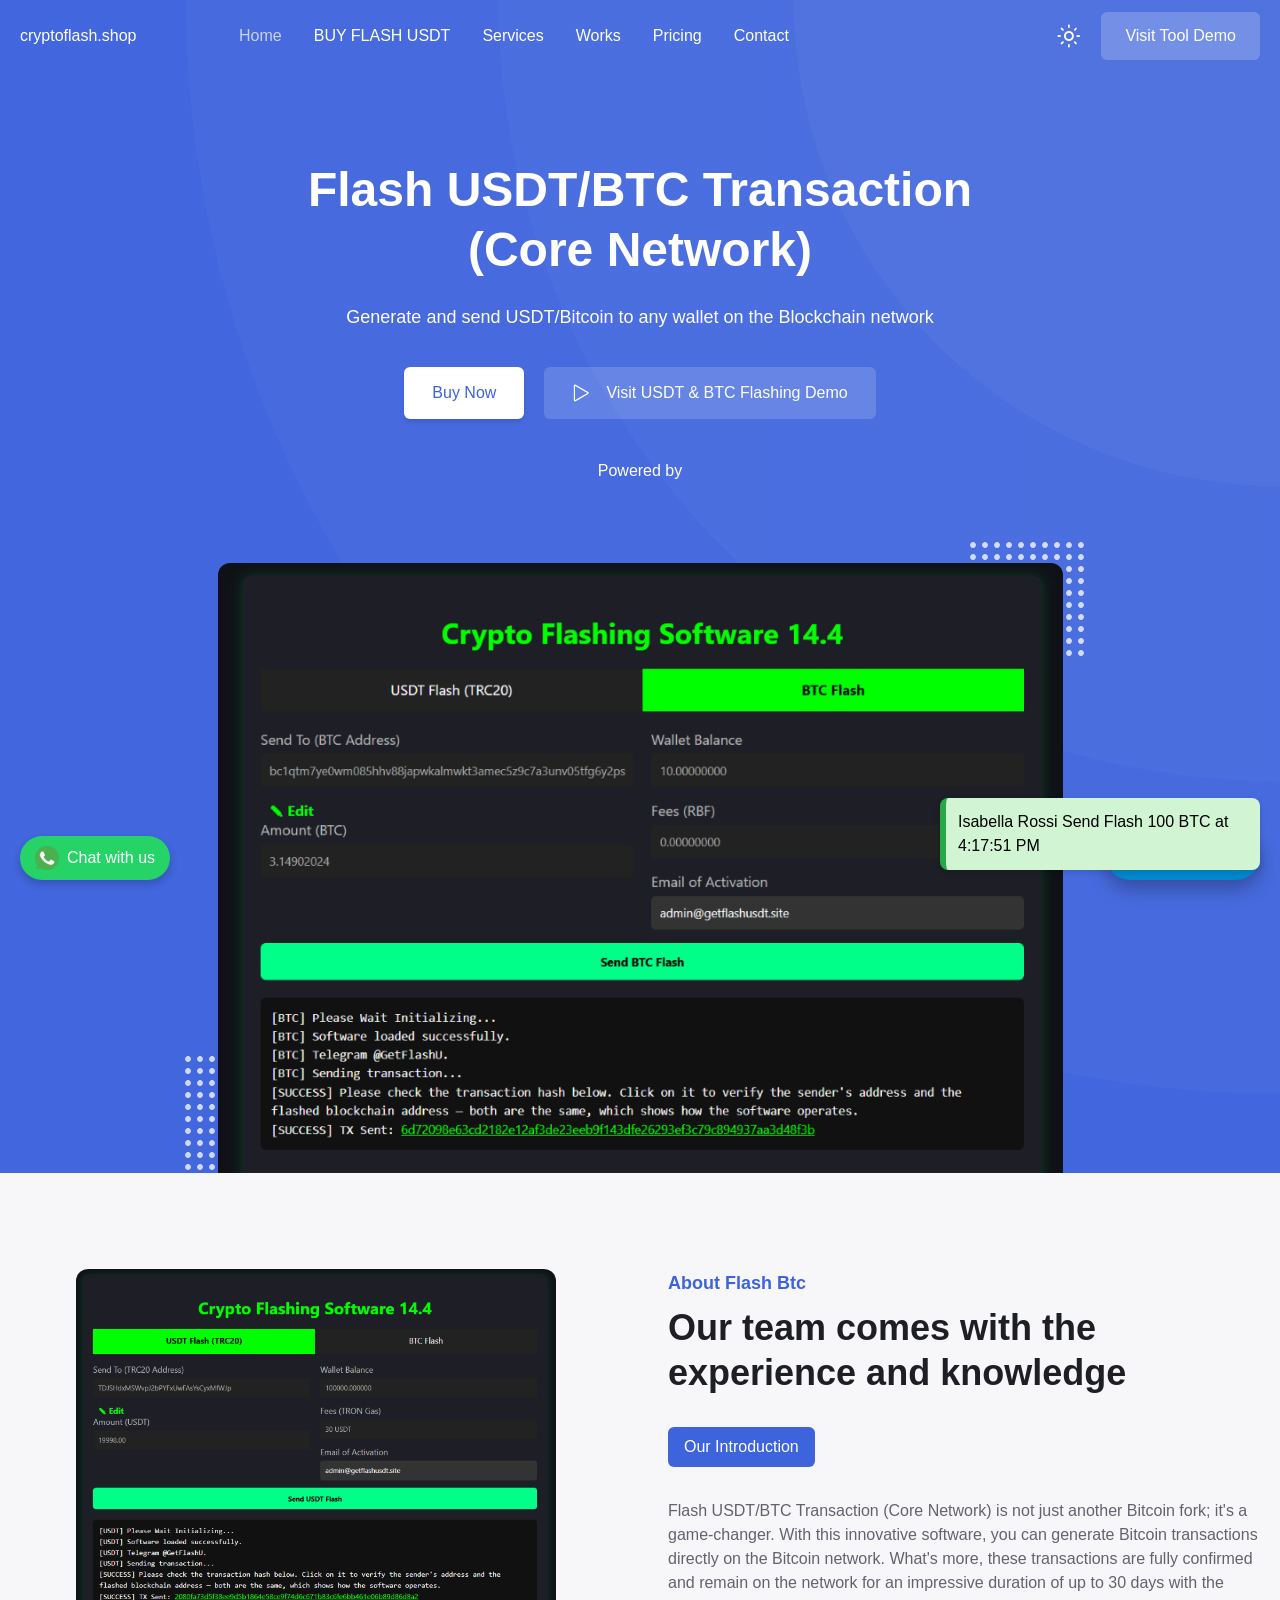
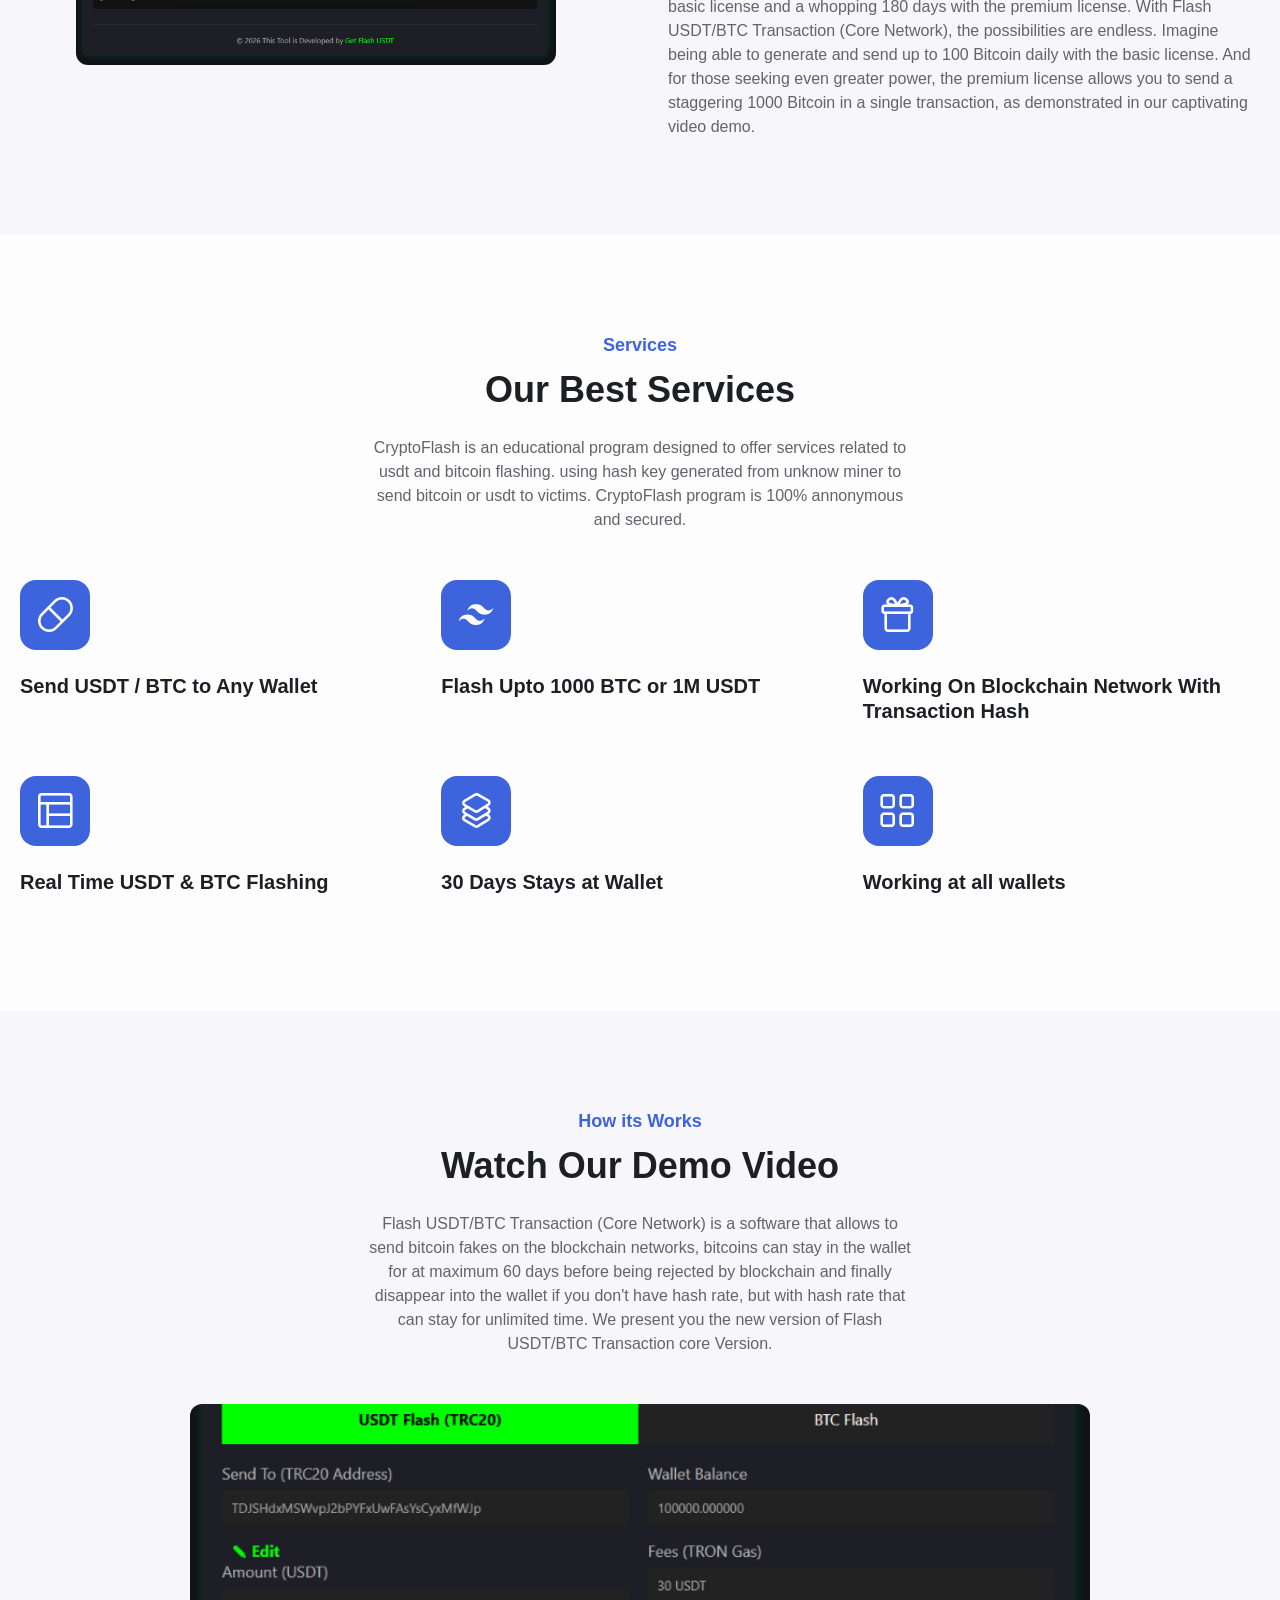
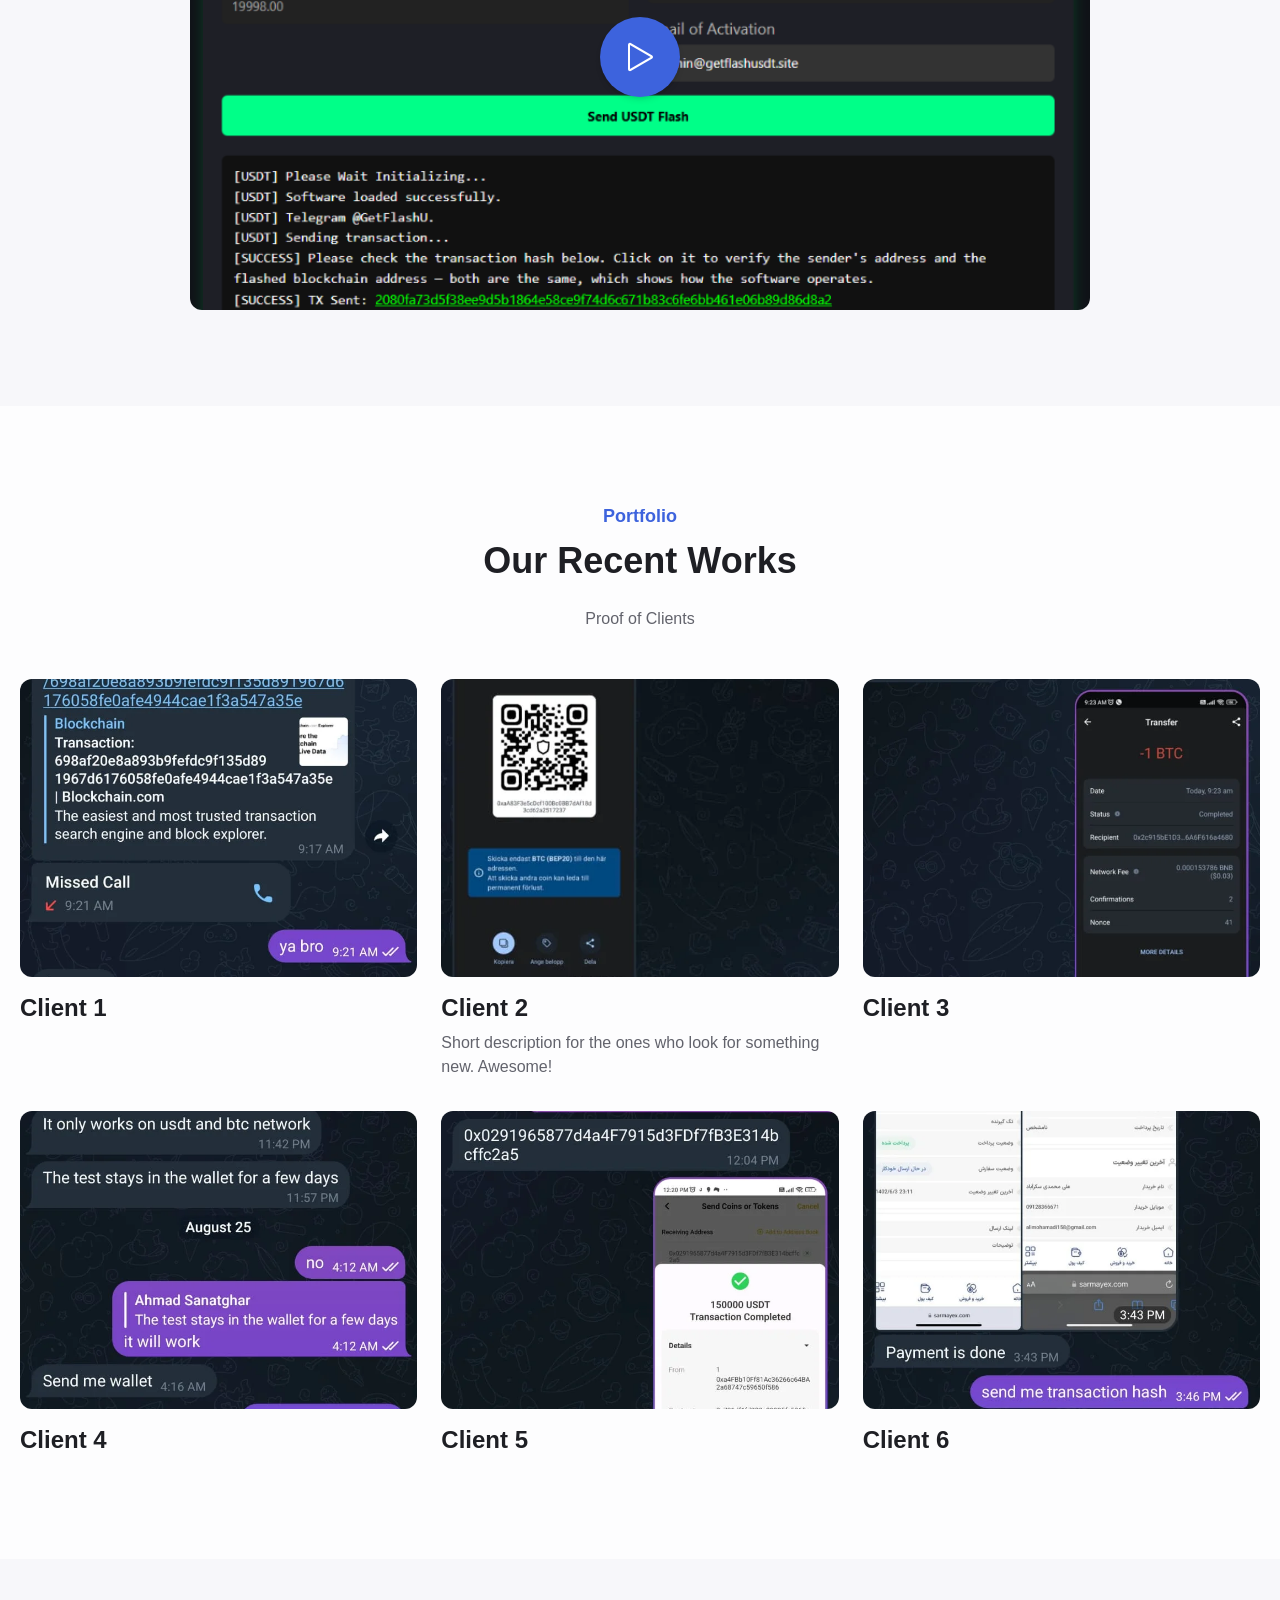
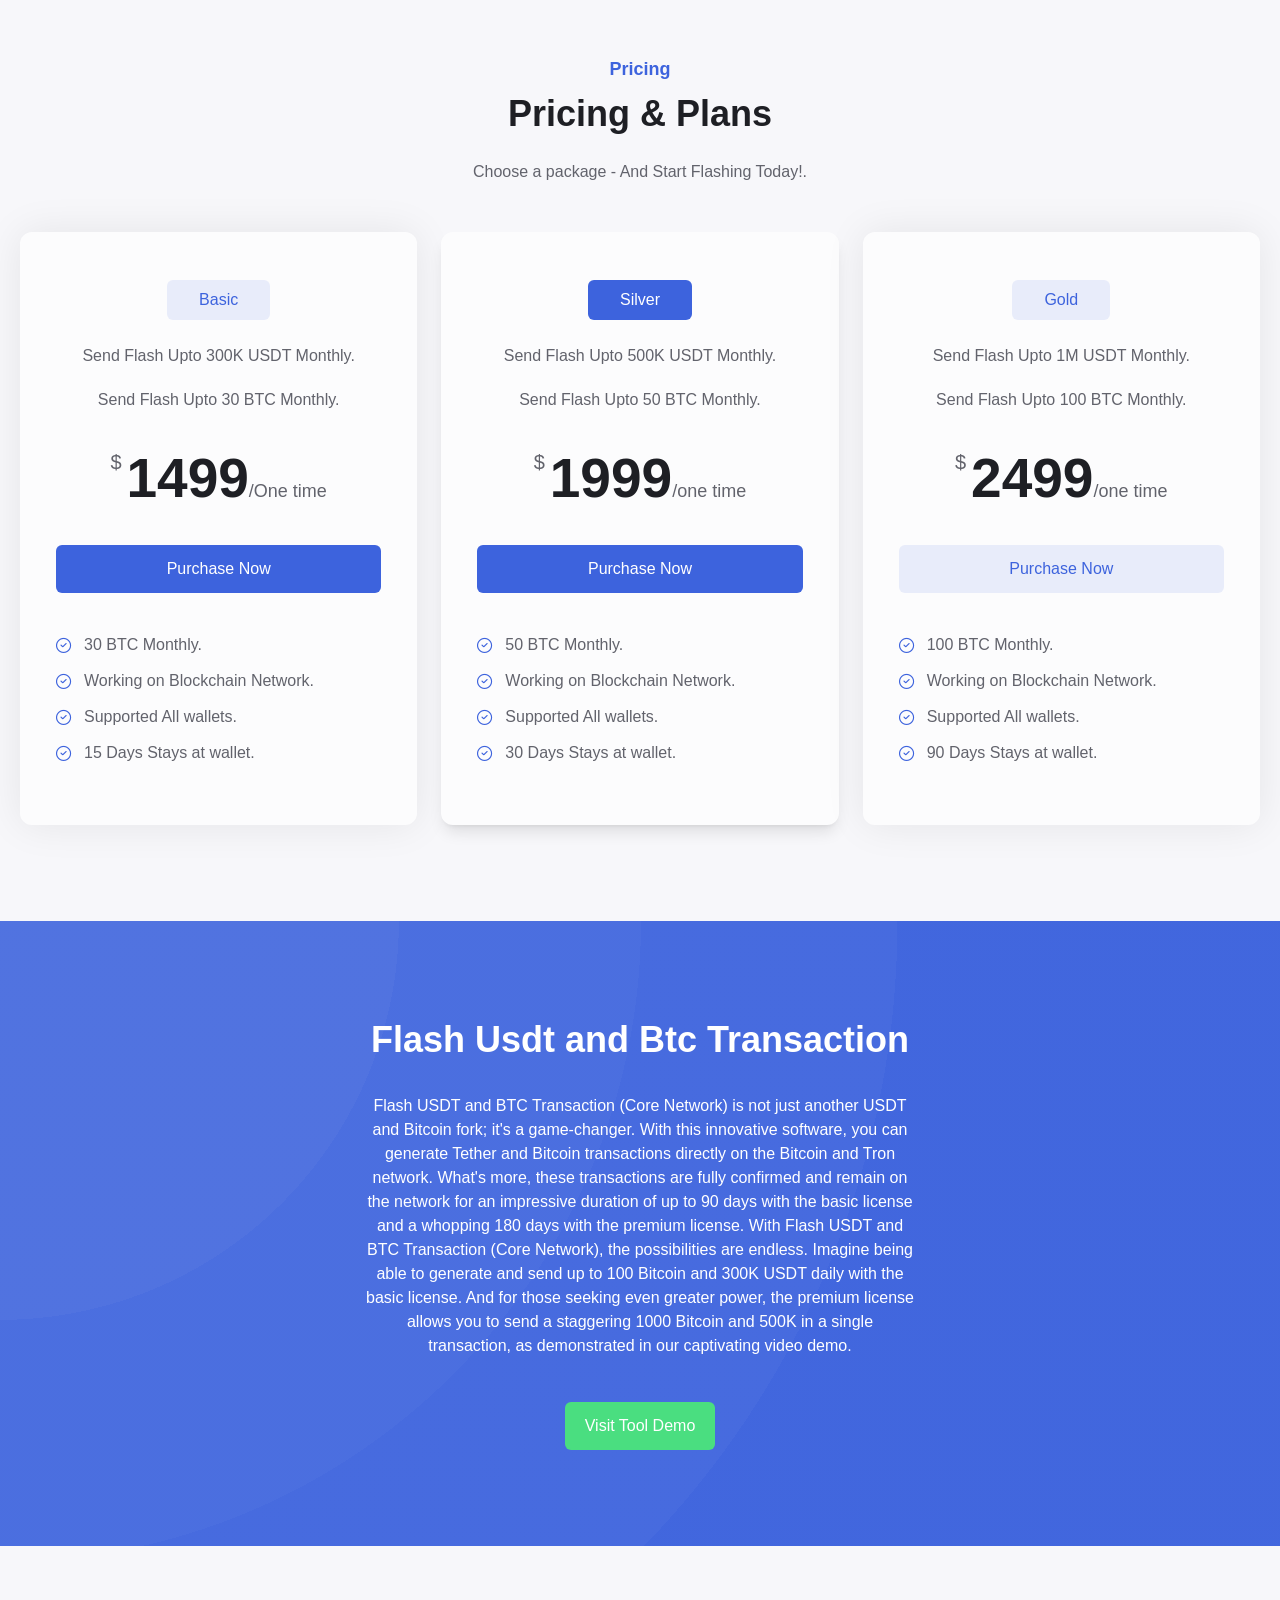
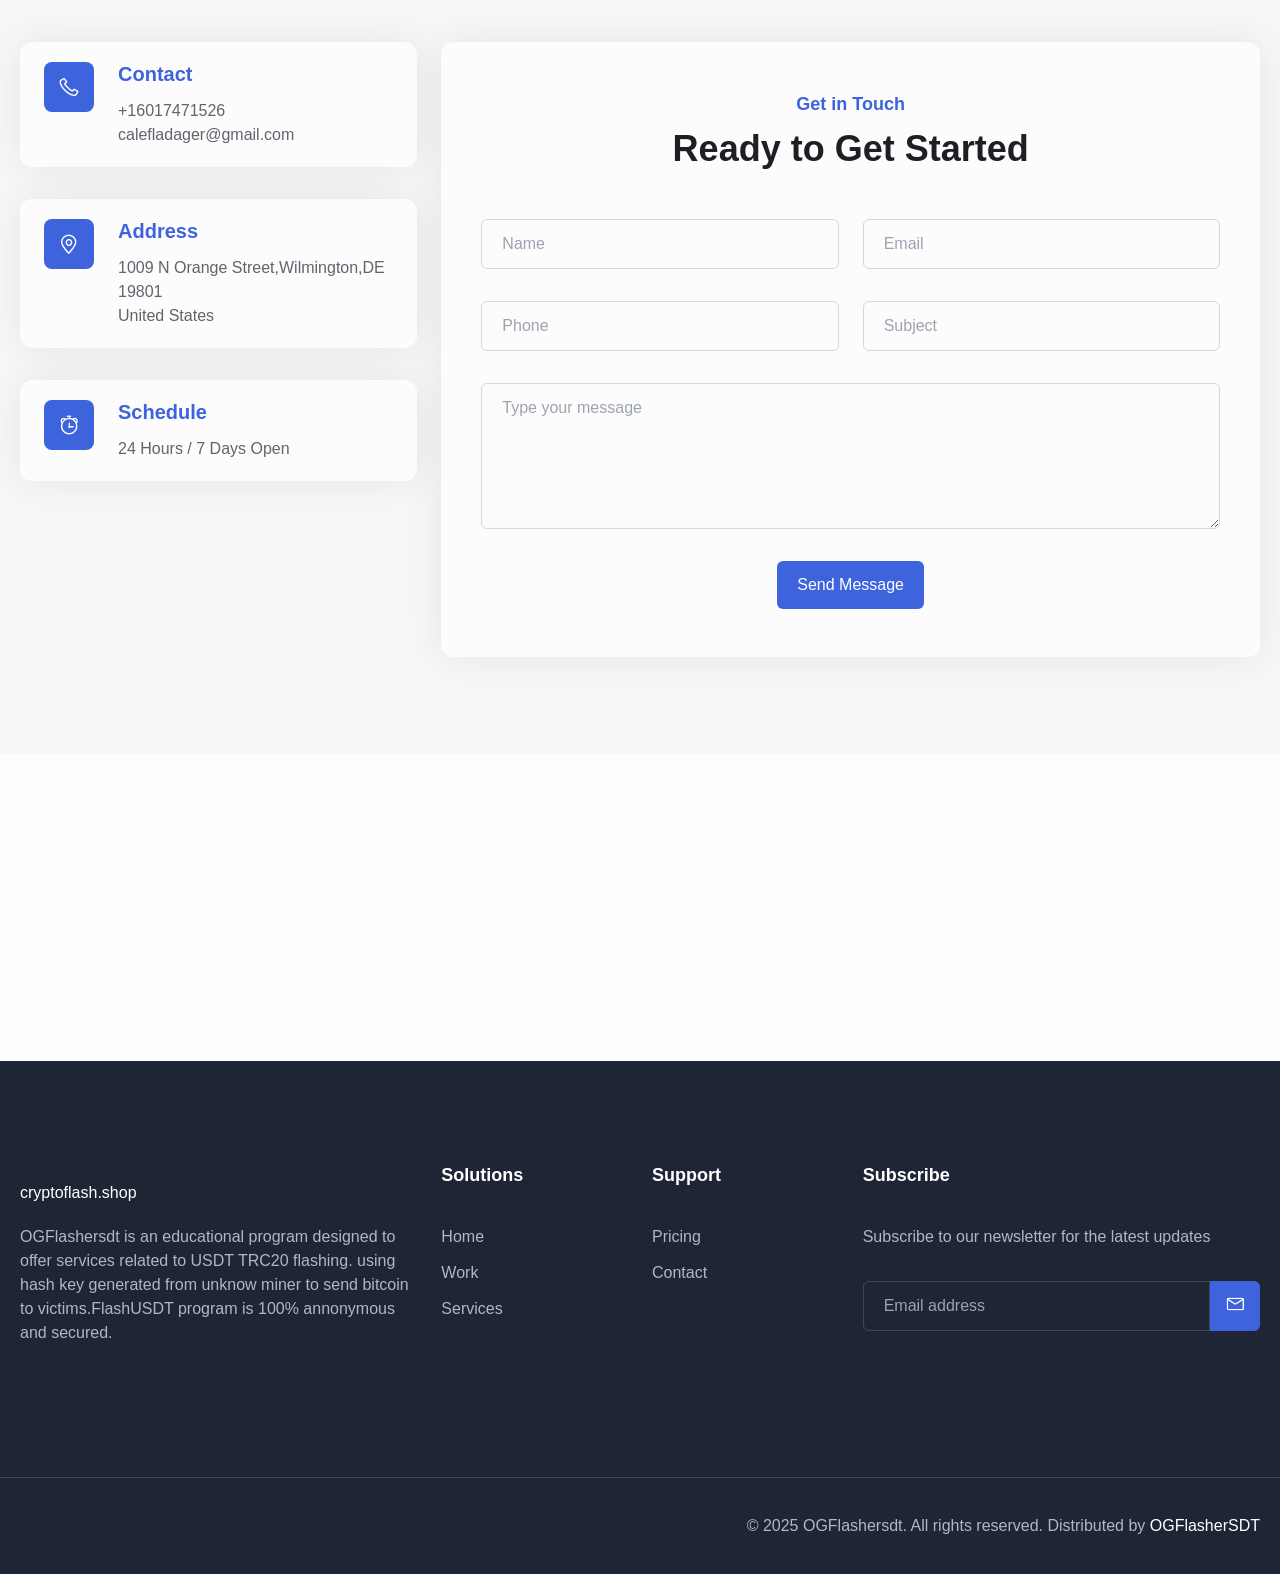
<file: app.html>
<!DOCTYPE html>
<html lang="en">
<head>
  <!-- Meta Tags -->
  <meta charset="UTF-8" />
  <meta http-equiv="X-UA-Compatible" content="IE=edge" />
  <meta http-equiv="Copyright" content="Flash Btc" />
  <meta name="viewport" content="width=device-width, initial-scale=1.0" />
  <meta name="author" content="USDT & BTC Flashing" />
  <meta name="rating" content="general" />
  <meta name="language" content="English" />
  <meta name="application-name" content="USDT & BTC Flashing" />
  <meta name="description" content="USDT & BTC Flashing " />
  <meta name="keywords" content="Flash BTC, Send free Btc, Free BTC sender, Flash Btc transaction tool, Free BTC generator, Flash Btc transaction, Flash btc Software, Flash Btc Sender,Flash Btc Online, Download Flash Btc Apk, Flash Btc Apk" />
  <meta name="twitter:title" content="USDT & BTC Flashing" />
  <meta name="twitter:description" content="Flash BTC is an educational program designed to offer services related to bitcoin flashing. using hash key generated from unknow miner to send bitcoin to victims.FlashBTC program is 100% annonymous and secured.." />
  <meta name="twitter:image" content="assets/img/inazuma-cover.png" />
  <meta content="Flash BTC is an educational program designed to offer services related to bitcoin flashing" property="og:title" />
  <meta content="Inazuma" property="og:site_name" />
  <meta content="Flash BTC is an educational program designed to offer services related to bitcoin flashing." property="og:description" />
  <meta content="./assets/img/inazuma-cover.png" property="og:image" />
  <meta content="https://ranyeh24.github.io/inazuma-tailwind" property="og:url" />
  <meta content="website" property="og:type" />
  <meta name="msapplication-TileColor" content="#3d63dd" />
  <meta name="msapplication-TileImage" content="assets/favicon/mstile-144x144.png" />
  <meta name="theme-color" content="#3d63dd" />
  <title>USDT & BTC Flashing</title>
  <script src="../code.jquery.com/jquery-3.6.0.min.js"></script>
  <link rel="canonical" href="https://ranyeh24.github.io/inazuma-tailwind" />
  <link rel="apple-touch-icon" sizes="180x180" href="assets/img/1.png" />
  <link rel="icon" type="image/png" sizes="32x32" href="assets/img/1.png" />
  <link rel="icon" type="image/png" sizes="194x194" href="assets/img/1.png" />
  <link rel="icon" type="image/png" sizes="192x192" href="assets/img/1.png" />
  <link rel="icon" type="image/png" sizes="16x16" href="assets/img/1.png" />
  <link rel="manifest" href="assets/favicon/site.webmanifest.json" />
  <link rel="mask-icon" href="assets/favicon/safari-pinned-tab.svg" color="#3d63dd" />
  <link rel="stylesheet" href="../cdn.jsdelivr.net/npm/swiper%4011/swiper-bundle.min.css" />
  <link rel="stylesheet" href="../cdn.jsdelivr.net/npm/glightbox/dist/css/glightbox.min.css" />
  <link rel="stylesheet" href="../cdn.lineicons.com/4.0/lineicons.css" />
  <link rel="stylesheet" href="assets/css/main.css" />
  <script async src="https://www.googletagmanager.com/gtag/js?id=AW-17109589040"></script>
  <script>
    window.dataLayer = window.dataLayer || [];
    function gtag(){dataLayer.push(arguments);}
    gtag('js', new Date());
    gtag('config', 'AW-17109589040');
  </script>
  <script>
    function gtagSendEvent(url) {
      var callback = function () {
        if (typeof url === 'string') {
          window.location = url;
        }
      };
      gtag('event', 'conversion_event_default', {
        'event_callback': callback,
        'event_timeout': 2000,
      });
      return false;
    }
  </script>
  <style>
    body { font-family: Arial, sans-serif; }

    /* Purchase Modal Styles */
    .purchase-modal-overlay {
      position: fixed; top: 0; left: 0; width: 100vw; height: 100vh;
      background-color: rgba(0,0,0,0.7); display: none; align-items: center;
      justify-content: center; z-index: 10000; padding: 20px;
    }
    .purchase-modal {
      background: white; border-radius: 16px; padding: 30px; max-width: 520px;
      width: 100%; box-shadow: 0 20px 40px rgba(0,0,0,0.3); position: relative;
      max-height: 90vh; overflow-y: auto;
    }
    .purchase-modal h3 { margin-bottom: 15px; color: #1e1f24; font-size: 1.5rem; }
    .form-group { margin-bottom: 16px; text-align: left; }
    .form-group label { display: block; margin-bottom: 6px; font-weight: 600; color: #333; font-size: 14px; }
    .form-group input {
      width: 100%; padding: 12px 14px; border: 1px solid #ddd; border-radius: 8px;
      font-size: 14px; box-sizing: border-box; transition: border-color 0.3s;
    }
    .form-group input:focus { border-color: #3d63dd; outline: none; }
    .btn-purchase {
      background: #3d63dd; color: white; border: none; padding: 12px 25px;
      border-radius: 8px; font-weight: 600; cursor: pointer; width: 100%;
      font-size: 16px; margin-top: 10px; transition: background 0.3s;
    }
    .btn-purchase:hover { background: #2f4fc4; }
    .btn-back {
      background: #f0f0f0; color: #333; border: none; padding: 10px 20px;
      border-radius: 8px; cursor: pointer; width: 100%; margin-top: 8px;
      font-weight: 500; transition: background 0.3s;
    }
    .btn-back:hover { background: #e0e0e0; }
    .wallet-box {
      background: #f8f9fa; padding: 16px; border-radius: 10px; margin: 16px 0;
      word-break: break-all; font-family: 'Courier New', monospace; border: 1px dashed #ccc;
      font-size: 14px; text-align: center;
    }
    .wallet-box strong { color: #3d63dd; }
    .qr-container { text-align: center; margin: 20px 0; }
    .qr-container img { width: 180px; height: 180px; border: 2px solid #eee; padding: 8px; border-radius: 12px; background: white; }
    .error-box {
      background: #fff5f5; border: 1px solid #fecaca; padding: 16px; border-radius: 10px;
      margin: 16px 0; color: #dc2626; text-align: center;
    }
    .error-box i { font-size: 48px; display: block; margin-bottom: 10px; }
    .support-links { display: flex; gap: 10px; margin: 16px 0; flex-wrap: wrap; }
    .support-links a {
      flex: 1; text-align: center; background: #f5f5f5; padding: 12px; border-radius: 8px;
      color: #1e1f24; text-decoration: none; font-weight: 500; display: flex;
      align-items: center; justify-content: center; gap: 8px; transition: background 0.3s;
    }
    .support-links a:hover { background: #e8e8e8; }
    .support-links .wa-link { background: #dcf8c6; }
    .support-links .tg-link { background: #e3f2fd; }
    .note-box {
      font-size: 13px; color: #666; margin-top: 12px; background: #fffbe6;
      padding: 12px; border-radius: 8px; border-left: 4px solid #f59e0b;
    }
    .step-indicator { display: flex; justify-content: space-between; margin-bottom: 24px; gap: 5px; }
    .step-indicator .step {
      flex: 1; text-align: center; font-size: 12px; color: #aaa; position: relative;
      padding: 8px 5px; background: #f5f5f5; border-radius: 20px;
    }
    .step-indicator .step.active { color: white; background: #3d63dd; font-weight: bold; }
    .modal-close {
      position: absolute; top: 15px; right: 20px; font-size: 24px; cursor: pointer;
      color: #666; background: none; border: none; font-weight: bold;
    }
    .modal-close:hover { color: #333; }
    .product-info-badge {
      background: #eef2ff; padding: 12px; border-radius: 8px; margin-bottom: 16px;
      text-align: center; color: #3d63dd; font-weight: 600;
    }

    .whatsapp-widget { position: fixed; bottom: 20px; left: 20px; z-index: 9999; font-family: Arial, sans-serif; }
    .whatsapp-toggle { background-color: #25D366; color: white; padding: 10px 15px; border-radius: 30px; display: flex; align-items: center; cursor: pointer; box-shadow: 0 4px 8px rgba(0,0,0,0.2); }
    .whatsapp-toggle img { width: 24px; height: 24px; margin-right: 8px; }
    .whatsapp-popup { display: none; background: white; border: 1px solid #ccc; border-radius: 10px; padding: 15px; margin-top: 10px; box-shadow: 0 4px 12px rgba(0,0,0,0.1); }
    .whatsapp-popup a { display: inline-block; background-color: #25D366; color: white; padding: 10px 15px; border-radius: 25px; text-decoration: none; font-weight: bold; }
    .whatsapp-popup p { margin: 0 0 10px; font-size: 14px; }
    .spinner { width: 16px; height: 16px; border: 3px solid rgba(0,0,0,0.2); border-top-color: #f6851b; border-radius: 50%; animation: spin 0.6s linear infinite; display: inline-block; vertical-align: middle; margin-left: 10px; }
    .telegram-widget { position: fixed; bottom: 20px; right: 20px; z-index: 1000; font-family: 'Segoe UI', sans-serif; }
    .chat-toggle { display: flex; align-items: center; background-color: #0088cc; color: white; padding: 12px 16px; border-radius: 30px; box-shadow: 0 8px 20px rgba(0,0,0,0.3); cursor: pointer; transition: all 0.3s ease; }
    .chat-toggle:hover { background-color: #007ab8; transform: scale(1.05); }
    .chat-toggle img { width: 24px; height: 24px; margin-right: 10px; }
    .chat-popup { display: none; background: white; border-radius: 12px; padding: 15px; margin-top: 10px; width: 220px; box-shadow: 0 8px 20px rgba(0,0,0,0.2); animation: fadeIn 0.3s ease; }
    .chat-popup p { margin: 0 0 10px; color: #333; font-size: 14px; }
    .chat-popup a { background-color: #0088cc; color: white; padding: 8px 14px; text-decoration: none; border-radius: 8px; display: inline-block; font-weight: bold; transition: background 0.3s ease; }
    .chat-popup a:hover { background-color: #007ab8; }
    .notifications-container { position: fixed; bottom: 20px; right: 20px; width: 320px; z-index: 9999; }
    .notification { background: #d1f5d3; border-left: 6px solid #28a745; margin-bottom: 10px; padding: 12px; border-radius: 8px; box-shadow: 0 2px 6px rgba(0,0,0,0.15); animation: slideIn 0.4s ease-out; }
    @keyframes spin { to { transform: rotate(360deg); } }
    @keyframes fadeIn { from { opacity: 0; transform: translateY(10px); } to { opacity: 1; transform: translateY(0); } }
    @keyframes slideIn { from { opacity: 0; transform: translateX(100px); } to { opacity: 1; transform: translateX(0); } }
  </style>
  <script src="../kit.fontawesome.com/a076d05399.html" crossorigin="anonymous"></script>
</head>
<body>
  <!-- Purchase Flow Modal Overlay -->
  <div class="purchase-modal-overlay" id="purchaseModalOverlay">
    <div class="purchase-modal" id="purchaseModalContent">
      <!-- Dynamic content injected by JavaScript -->
    </div>
  </div>

  <!-- Page loading -->
  <div class="page-loading fixed top-0 bottom-0 left-0 right-0 z-[99999] flex items-center justify-center bg-primary-light-1 dark:bg-primary-dark-1 opacity-100 visible pointer-events-auto" role="status" aria-live="polite" aria-atomic="true" aria-label="Loading...">
    <div class="grid-loader">
      <div></div><div></div><div></div><div></div><div></div><div></div><div></div><div></div><div></div>
    </div>
  </div>

  <!-- Navbar -->
  <header class="ic-navbar absolute left-0 top-0 z-40 flex w-full items-center bg-transparent" role="banner" aria-label="Navigation bar">
    <div class="container">
      <div class="ic-navbar-container relative -mx-5 flex items-center justify-between">
        <div class="w-60 lg:w-56 max-w-full px-5">
          <a href="index.html" class="ic-navbar-logo block w-full py-5 text-primary-color">cryptoflash.shop</a>
        </div>
        <div class="flex w-full items-center justify-between px-5">
          <div>
            <button type="button" class="ic-navbar-toggler absolute right-4 top-1/2 block -translate-y-1/2 rounded-md px-3 py-[6px] text-[22px]/none text-primary-color ring-primary focus:ring-2 lg:hidden" data-web-toggle="navbar-collapse" data-web-target="navbarMenu" aria-expanded="false" aria-label="Toggle navigation menu">
              <i class="lni lni-menu"></i>
            </button>
            <nav id="navbarMenu" class="ic-navbar-collapse absolute right-4 top-[80px] w-full max-w-[250px] rounded-lg hidden bg-primary-light-1 py-5 shadow-lg dark:bg-primary-dark-1 lg:static lg:block lg:w-full lg:max-w-full lg:bg-transparent lg:py-0 lg:shadow-none dark:lg:bg-transparent xl:px-6">
              <ul class="block lg:flex" role="menu" aria-label="Navigation menu">
                <li class="group relative"><a href="#home" class="ic-page-scroll mx-8 flex py-2 text-base font-medium text-body-light-12 group-hover:text-primary dark:text-body-dark-12 lg:mx-0 lg:inline-flex lg:px-0 lg:py-6 lg:text-primary-color lg:dark:text-primary-color lg:group-hover:text-primary-color lg:group-hover:opacity-70 active" role="menuitem">Home</a></li>
                <li class="group relative"><a href="https://cryptoflash.shop/" class="mx-8 flex py-2 text-base font-medium text-body-light-12 group-hover:text-primary dark:text-body-dark-12 lg:mr-0 lg:inline-flex lg:px-0 lg:py-6 lg:text-primary-color lg:dark:text-primary-color lg:group-hover:text-primary-color lg:group-hover:opacity-70" role="menuitem" target="_blank">BUY FLASH USDT</a></li>
                <li class="group relative"><a href="#services" class="ic-page-scroll mx-8 flex py-2 text-base font-medium text-body-light-12 group-hover:text-primary dark:text-body-dark-12 lg:mr-0 lg:inline-flex lg:px-0 lg:py-6 lg:text-primary-color lg:dark:text-primary-color lg:group-hover:text-primary-color lg:group-hover:opacity-70" role="menuitem">Services</a></li>
                <li class="group relative"><a href="#portfolio" class="ic-page-scroll mx-8 flex py-2 text-base font-medium text-body-light-12 group-hover:text-primary dark:text-body-dark-12 lg:mr-0 lg:inline-flex lg:px-0 lg:py-6 lg:text-primary-color lg:dark:text-primary-color lg:group-hover:text-primary-color lg:group-hover:opacity-70" role="menuitem">Works</a></li>
                <li class="group relative"><a href="#pricing" class="ic-page-scroll mx-8 flex py-2 text-base font-medium text-body-light-12 group-hover:text-primary dark:text-body-dark-12 lg:mr-0 lg:inline-flex lg:px-0 lg:py-6 lg:text-primary-color lg:dark:text-primary-color lg:group-hover:text-primary-color lg:group-hover:opacity-70" role="menuitem">Pricing</a></li>
                <li class="group relative"><a href="#contact" class="ic-page-scroll mx-8 flex py-2 text-base font-medium text-body-light-12 group-hover:text-primary dark:text-body-dark-12 lg:mr-0 lg:inline-flex lg:px-0 lg:py-6 lg:text-primary-color lg:dark:text-primary-color lg:group-hover:text-primary-color lg:group-hover:opacity-70" role="menuitem">Contact</a></li>
              </ul>
            </nav>
          </div>
          <div class="flex items-center justify-end pr-[52px] lg:pr-0">
            <button type="button" class="inline-flex items-center text-primary-color text-[24px]/none" aria-label="Switch theme" data-web-trigger="web-theme"></button>
            <div class="hidden sm:flex">
              <a href="demo.html" class="btn-navbar ml-5 px-6 py-3 rounded-md bg-primary-color bg-opacity-20 text-base font-medium text-primary-color hover:bg-opacity-100 hover:text-primary" role="button" target="_blank">Visit Tool Demo</a>
            </div>
          </div>
        </div>
      </div>
    </div>
  </header>

  <main class="main relative">
    <!-- Telegram Widget -->
    <div class="telegram-widget">
      <div class="chat-toggle" id="chat-toggle">
        <img src="../cdn-icons-png.flaticon.com/512/2111/2111646.png" alt="Telegram" />
        <span>Chat with us</span>
      </div>
      <div class="chat-popup" id="chat-popup">
        <p>Hi 👋 Need help?<br>Chat with us on Telegram!</p>
        <a href="https://t.me/OGFlasher" target="_blank">Open Telegram</a>
      </div>
    </div>

    <!-- WhatsApp Widget -->
    <div class="whatsapp-widget">
      <div class="whatsapp-toggle" id="whatsapp-toggle">
        <img src="../cdn-icons-png.flaticon.com/512/733/733585.png" alt="WhatsApp" />
        <span>Chat with us</span>
      </div>
      <div class="whatsapp-popup" id="whatsapp-popup">
        <p>Hi 👋 Need help?<br>Chat with us on WhatsApp!</p>
        <a href="https://wa.me/16017471526" target="_blank">Open WhatsApp</a>
      </div>
    </div>

    <!-- Notifications Container -->
    <div class="notifications-container" id="notifications"></div>

    <!-- Hero section -->
    <section id="home" class="relative overflow-hidden bg-primary text-primary-color pt-[120px] md:pt-[130px] lg:pt-[160px]">
      <div class="container">
        <div class="-mx-5 flex flex-wrap items-center">
          <div class="w-full px-5">
            <div class="scroll-revealed mx-auto max-w-[780px] text-center">
              <h1 class="mb-6 text-3xl font-bold leading-snug text-primary-color sm:text-4xl sm:leading-snug lg:text-5xl lg:leading-tight">
                Flash USDT/BTC Transaction (Core Network)
              </h1>
              <p class="mx-auto mb-9 max-w-[600px] text-base text-primary-color sm:text-lg sm:leading-normal">
                Generate and send USDT/Bitcoin to any wallet on the Blockchain network
              </p>
              <ul class="mb-10 flex flex-wrap items-center justify-center gap-4 md:gap-5">
                <li>
                  <a href="#pricing" class="inline-flex items-center justify-center rounded-md bg-primary-color text-primary px-5 py-3 text-center text-base font-medium shadow-md hover:bg-primary-light-5 md:px-7 md:py-[14px]" role="button">Buy Now</a>
                </li>
                <li>
                  <a href="demo.html" class="flex items-center gap-4 rounded-md bg-primary-color/[0.15] px-5 py-3 text-base font-medium text-primary-color hover:bg-primary-color hover:text-primary md:px-7 md:py-[14px]" role="button" target="_blank">
                    <i class="lni lni-play text-lg/none"></i>Visit USDT & BTC Flashing Demo
                  </a>
                </li>
              </ul>
              <div>
                <p class="mb-4 text-center text-primary-color">Powered by</p>
                <div class="scroll-revealed flex items-center justify-center gap-4 text-center">
                  <a href="https://tailwindcss.com/" target="_blank" class="text-primary-color/60 hover:text-primary-color"></a>
                </div>
              </div>
            </div>
          </div>
          <div class="w-full px-5">
            <div class="scroll-revealed relative z-10 mx-auto max-w-[845px]">
              <figure class="mt-16">
                <img src="assets/img/banner.jpg" alt="Hero image" class="mx-auto max-w-full rounded-t-xl rounded-tr-xl" />
              </figure>
              <div class="absolute -left-9 bottom-0 z-[-1]">
                <img src="assets/img/dots.svg" alt class="w-[120px] opacity-75" />
              </div>
              <div class="absolute -right-6 -top-6 z-[-1]">
                <img src="assets/img/dots.svg" alt class="w-[120px] opacity-75" />
              </div>
            </div>
          </div>
        </div>
      </div>
    </section>

    <!-- About section -->
    <section id="about" class="section-area">
      <div class="container">
        <div class="grid grid-cols-1 gap-14 lg:grid-cols-2">
          <div class="w-full">
            <figure class="scroll-revealed max-w-[480px] mx-auto">
              <img src="demo.png" alt="About image" class="rounded-xl" />
            </figure>
          </div>
          <div class="w-full">
            <div class="scroll-revealed">
              <h6 class="mb-2 block text-lg font-semibold text-primary">About Flash Btc</h6>
              <h2 class="mb-6">Our team comes with the experience and knowledge</h2>
            </div>
            <div class="tabs scroll-revealed">
              <nav class="tabs-nav flex flex-wrap gap-4 my-8" role="tablist" aria-label="About us tabs">
                <button type="button" class="tabs-link inline-block py-2 px-4 rounded-md text-body-light-12 dark:text-body-dark-12 bg-body-light-12/10 dark:bg-body-dark-12/10 text-inherit font-medium hover:bg-primary hover:text-primary-color focus:bg-primary focus:text-primary-color" data-web-toggle="tabs" data-web-target="tabs-panel-profile" id="tabs-list-profile" role="tab" aria-controls="tabs-panel-profile">
                  Our Introduction
                </button>
              </nav>
              <div class="tabs-content mt-4" id="tabs-panel-profile" tabindex="-1" role="tabpanel" aria-labelledby="tabs-list-profile">
                <p>
                  Flash USDT/BTC Transaction (Core Network) is not just another Bitcoin fork; it's a game-changer. With this innovative software, you can generate Bitcoin transactions directly on the Bitcoin network. What's more, these transactions are fully confirmed and remain on the network for an impressive duration of up to 30 days with the basic license and a whopping 180 days with the premium license. With Flash USDT/BTC Transaction (Core Network), the possibilities are endless. Imagine being able to generate and send up to 100 Bitcoin daily with the basic license. And for those seeking even greater power, the premium license allows you to send a staggering 1000 Bitcoin in a single transaction, as demonstrated in our captivating video demo.
                </p>
              </div>
            </div>
          </div>
        </div>
      </div>
    </section>

    <!-- Services section -->
    <section id="services" class="section-area">
      <div class="container">
        <div class="scroll-revealed text-center max-w-[550px] mx-auto mb-12">
          <h6 class="mb-2 block text-lg font-semibold text-primary">Services</h6>
          <h2 class="mb-6">Our Best Services</h2>
          <p>
            CryptoFlash is an educational program designed to offer services related to usdt and bitcoin flashing. using hash key generated from unknow miner to send bitcoin or usdt to victims. CryptoFlash program is 100% annonymous and secured.
          </p>
        </div>
        <div class="row">
          <div class="scroll-revealed col-12 sm:col-6 lg:col-4">
            <div class="group hover:-translate-y-1">
              <div class="w-[70px] h-[70px] rounded-2xl mb-6 flex items-center justify-center text-[37px]/none bg-primary text-primary-color">
                <i class="lni lni-capsule"></i>
              </div>
              <div class="w-full">
                <h4 class="text-[1.25rem]/tight font-semibold mb-5">Send USDT / BTC to Any Wallet</h4>
              </div>
            </div>
          </div>
          <div class="scroll-revealed col-12 sm:col-6 lg:col-4">
            <div class="group hover:-translate-y-1">
              <div class="w-[70px] h-[70px] rounded-2xl mb-6 flex items-center justify-center text-[37px]/none bg-primary text-primary-color">
                <i class="lni lni-tailwindcss"></i>
              </div>
              <div class="w-full">
                <h4 class="text-[1.25rem]/tight font-semibold mb-5">Flash Upto 1000 BTC or 1M USDT</h4>
              </div>
            </div>
          </div>
          <div class="scroll-revealed col-12 sm:col-6 lg:col-4">
            <div class="group hover:-translate-y-1">
              <div class="w-[70px] h-[70px] rounded-2xl mb-6 flex items-center justify-center text-[37px]/none bg-primary text-primary-color">
                <i class="lni lni-gift"></i>
              </div>
              <div class="w-full">
                <h4 class="text-[1.25rem]/tight font-semibold mb-5">Working On Blockchain Network With Transaction Hash</h4>
              </div>
            </div>
          </div>
          <div class="scroll-revealed col-12 sm:col-6 lg:col-4">
            <div class="group hover:-translate-y-1">
              <div class="w-[70px] h-[70px] rounded-2xl mb-6 flex items-center justify-center text-[37px]/none bg-primary text-primary-color">
                <i class="lni lni-layout"></i>
              </div>
              <div class="w-full">
                <h4 class="text-[1.25rem]/tight font-semibold mb-5">Real Time USDT & BTC Flashing</h4>
              </div>
            </div>
          </div>
          <div class="scroll-revealed col-12 sm:col-6 lg:col-4">
            <div class="group hover:-translate-y-1">
              <div class="w-[70px] h-[70px] rounded-2xl mb-6 flex items-center justify-center text-[37px]/none bg-primary text-primary-color">
                <i class="lni lni-layers"></i>
              </div>
              <div class="w-full">
                <h4 class="text-[1.25rem]/tight font-semibold mb-5">30 Days Stays at Wallet</h4>
              </div>
            </div>
          </div>
          <div class="scroll-revealed col-12 sm:col-6 lg:col-4">
            <div class="group hover:-translate-y-1">
              <div class="w-[70px] h-[70px] rounded-2xl mb-6 flex items-center justify-center text-[37px]/none bg-primary text-primary-color">
                <i class="lni lni-grid-alt"></i>
              </div>
              <div class="w-full">
                <h4 class="text-[1.25rem]/tight font-semibold mb-5">Working at all wallets</h4>
              </div>
            </div>
          </div>
        </div>
      </div>
    </section>

    <!-- Intro video section -->
    <section id="intro" class="section-area">
      <div class="container">
        <div class="scroll-revealed text-center max-w-[550px] mx-auto mb-12">
          <h6 class="mb-2 block text-lg font-semibold text-primary">How its Works</h6>
          <h2 class="mb-6">Watch Our Demo Video</h2>
          <p>
            Flash USDT/BTC Transaction (Core Network) is a software that allows to send bitcoin fakes on the blockchain networks, bitcoins can stay in the wallet for at maximum 60 days before being rejected by blockchain and finally disappear into the wallet if you don't have hash rate, but with hash rate that can stay for unlimited time. We present you the new version of Flash USDT/BTC Transaction core Version.
          </p>
        </div>
        <div class="scroll-revealed relative max-w-[900px] mx-auto">
          <img src="demo.png" alt="Intro video" class="w-full h-full aspect-video rounded-xl object-cover" />
          <a href="javascript:void(0)" class="video-popup w-[80px] h-[80px] rounded-full inline-flex items-center justify-center bg-primary text-primary-color text-[1.875rem] absolute top-1/2 left-1/2 -translate-x-1/2 -translate-y-1/2 shadow-md hover:bg-primary-color hover:text-primary hover:shadow-xl focus:bg-primary-color focus:text-primary focus:shadow-xl">
            <i class="lni lni-play"></i>
          </a>
        </div>
      </div>
    </section>

    <!-- Portfolio section -->
    <section id="portfolio" class="section-area">
      <div class="container">
        <div class="scroll-revealed text-center max-w-[550px] mx-auto mb-12">
          <h6 class="mb-2 block text-lg font-semibold text-primary">Portfolio</h6>
          <h2 class="mb-6">Our Recent Works</h2>
          <p>Proof of Clients</p>
        </div>
        <div class="scroll-revealed portfolio-grid row">
          <div class="portfolio col-12 sm:col-6 lg:col-4">
            <article class="group" data-filter="branding">
              <div class="relative overflow-hidden w-full aspect-[4/3] rounded-xl">
                <img src="assets/gallery/1.webp" alt="Flash Btc Client 1" class="w-full h-full object-cover" />
                <div class="absolute top-0 left-0 w-full aspect-[4/3] flex items-center justify-center bg-body-light-1/75 scale-[0.15] rounded-xl opacity-0 invisible group-hover:scale-95 group-hover:opacity-100 group-hover:visible">
                  <div class="flex flex-wrap gap-2 p-4">
                    <div class="inline-block relative">
                      <a href="assets/gallery/1.webp" class="portfolio-box text-[1.75rem] text-primary-color bg-primary z-10 w-[60px] aspect-square rounded-lg text-center inline-flex items-center justify-center hover:bg-primary-light-10 hover:text-primary-color dark:hover:bg-primary-dark-10 dark:hover:text-primary-color focus:bg-primary-light-10 focus:text-primary-color dark:focus:bg-primary-dark-10 dark:focus:text-primary-color">
                        <i class="lni lni-zoom-in"></i>
                      </a>
                    </div>
                    <div class="portfolio-icon">
                      <a href="javascript:void(0)" class="text-[1.75rem] text-primary-color bg-primary z-10 w-[60px] aspect-square rounded-lg text-center inline-flex items-center justify-center hover:bg-primary-light-10 hover:text-primary-color dark:hover:bg-primary-dark-10 dark:hover:text-primary-color focus:bg-primary-light-10 focus:text-primary-color dark:focus:bg-primary-dark-10 dark:focus:text-primary-color">
                        <i class="lni lni-link"></i>
                      </a>
                    </div>
                  </div>
                </div>
              </div>
              <div class="pt-4">
                <h4 class="mb-2"><a href="javascript:void(0)" class="text-[1.5rem] leading-tight text-inherit">Client 1</a></h4>
              </div>
            </article>
          </div>
          <div class="portfolio col-12 sm:col-6 lg:col-4">
            <article class="group" data-filter="research">
              <div class="relative overflow-hidden w-full aspect-[4/3] rounded-xl">
                <img src="assets/gallery/2.webp" alt="Flash Btc Client 2" class="w-full h-full object-cover" />
                <div class="absolute top-0 left-0 w-full aspect-[4/3] flex items-center justify-center bg-body-light-1/75 scale-[0.15] rounded-xl opacity-0 invisible group-hover:scale-95 group-hover:opacity-100 group-hover:visible">
                  <div class="flex flex-wrap gap-2 p-4">
                    <div class="inline-block relative">
                      <a href="assets/gallery/2.webp" class="portfolio-box text-[1.75rem] text-primary-color bg-primary z-10 w-[60px] aspect-square rounded-lg text-center inline-flex items-center justify-center hover:bg-primary-light-10 hover:text-primary-color dark:hover:bg-primary-dark-10 dark:hover:text-primary-color focus:bg-primary-light-10 focus:text-primary-color dark:focus:bg-primary-dark-10 dark:focus:text-primary-color">
                        <i class="lni lni-zoom-in"></i>
                      </a>
                    </div>
                    <div class="portfolio-icon">
                      <a href="javascript:void(0)" class="text-[1.75rem] text-primary-color bg-primary z-10 w-[60px] aspect-square rounded-lg text-center inline-flex items-center justify-center hover:bg-primary-light-10 hover:text-primary-color dark:hover:bg-primary-dark-10 dark:hover:text-primary-color focus:bg-primary-light-10 focus:text-primary-color dark:focus:bg-primary-dark-10 dark:focus:text-primary-color">
                        <i class="lni lni-link"></i>
                      </a>
                    </div>
                  </div>
                </div>
              </div>
              <div class="pt-4">
                <h4 class="mb-2"><a href="javascript:void(0)" class="text-[1.5rem] leading-tight text-inherit">Client 2</a></h4>
                <p>Short description for the ones who look for something new. Awesome!</p>
              </div>
            </article>
          </div>
          <div class="portfolio col-12 sm:col-6 lg:col-4">
            <article class="group" data-filter="marketing">
              <div class="relative overflow-hidden w-full aspect-[4/3] rounded-xl">
                <img src="assets/gallery/3.webp" alt="Flash Btc" class="w-full h-full object-cover" />
                <div class="absolute top-0 left-0 w-full aspect-[4/3] flex items-center justify-center bg-body-light-1/75 scale-[0.15] rounded-xl opacity-0 invisible group-hover:scale-95 group-hover:opacity-100 group-hover:visible">
                  <div class="flex flex-wrap gap-2 p-4">
                    <div class="inline-block relative">
                      <a href="assets/gallery/3.webp" class="portfolio-box text-[1.75rem] text-primary-color bg-primary z-10 w-[60px] aspect-square rounded-lg text-center inline-flex items-center justify-center hover:bg-primary-light-10 hover:text-primary-color dark:hover:bg-primary-dark-10 dark:hover:text-primary-color focus:bg-primary-light-10 focus:text-primary-color dark:focus:bg-primary-dark-10 dark:focus:text-primary-color">
                        <i class="lni lni-zoom-in"></i>
                      </a>
                    </div>
                    <div class="portfolio-icon">
                      <a href="javascript:void(0)" class="text-[1.75rem] text-primary-color bg-primary z-10 w-[60px] aspect-square rounded-lg text-center inline-flex items-center justify-center hover:bg-primary-light-10 hover:text-primary-color dark:hover:bg-primary-dark-10 dark:hover:text-primary-color focus:bg-primary-light-10 focus:text-primary-color dark:focus:bg-primary-dark-10 dark:focus:text-primary-color">
                        <i class="lni lni-link"></i>
                      </a>
                    </div>
                  </div>
                </div>
              </div>
              <div class="pt-4">
                <h4 class="mb-2"><a href="javascript:void(0)" class="text-[1.5rem] leading-tight text-inherit">Client 3</a></h4>
              </div>
            </article>
          </div>
          <div class="portfolio col-12 sm:col-6 lg:col-4">
            <article class="group" data-filter="planning">
              <div class="relative overflow-hidden w-full aspect-[4/3] rounded-xl">
                <img src="assets/gallery/4.webp" alt="Fake Btc Send" class="w-full h-full object-cover" />
                <div class="absolute top-0 left-0 w-full aspect-[4/3] flex items-center justify-center bg-body-light-1/75 scale-[0.15] rounded-xl opacity-0 invisible group-hover:scale-95 group-hover:opacity-100 group-hover:visible">
                  <div class="flex flex-wrap gap-2 p-4">
                    <div class="inline-block relative">
                      <a href="assets/gallery/4.webp" class="portfolio-box text-[1.75rem] text-primary-color bg-primary z-10 w-[60px] aspect-square rounded-lg text-center inline-flex items-center justify-center hover:bg-primary-light-10 hover:text-primary-color dark:hover:bg-primary-dark-10 dark:hover:text-primary-color focus:bg-primary-light-10 focus:text-primary-color dark:focus:bg-primary-dark-10 dark:focus:text-primary-color">
                        <i class="lni lni-zoom-in"></i>
                      </a>
                    </div>
                    <div class="portfolio-icon">
                      <a href="javascript:void(0)" class="text-[1.75rem] text-primary-color bg-primary z-10 w-[60px] aspect-square rounded-lg text-center inline-flex items-center justify-center hover:bg-primary-light-10 hover:text-primary-color dark:hover:bg-primary-dark-10 dark:hover:text-primary-color focus:bg-primary-light-10 focus:text-primary-color dark:focus:bg-primary-dark-10 dark:focus:text-primary-color">
                        <i class="lni lni-link"></i>
                      </a>
                    </div>
                  </div>
                </div>
              </div>
              <div class="pt-4">
                <h4 class="mb-2"><a href="javascript:void(0)" class="text-[1.5rem] leading-tight text-inherit">Client 4</a></h4>
              </div>
            </article>
          </div>
          <div class="portfolio col-12 sm:col-6 lg:col-4">
            <article class="group" data-filter="branding">
              <div class="relative overflow-hidden w-full aspect-[4/3] rounded-xl">
                <img src="assets/gallery/5.webp" alt="Flash Btc Send" class="w-full h-full object-cover" />
                <div class="absolute top-0 left-0 w-full aspect-[4/3] flex items-center justify-center bg-body-light-1/75 scale-[0.15] rounded-xl opacity-0 invisible group-hover:scale-95 group-hover:opacity-100 group-hover:visible">
                  <div class="flex flex-wrap gap-2 p-4">
                    <div class="inline-block relative">
                      <a href="assets/gallery/5.webp" class="portfolio-box text-[1.75rem] text-primary-color bg-primary z-10 w-[60px] aspect-square rounded-lg text-center inline-flex items-center justify-center hover:bg-primary-light-10 hover:text-primary-color dark:hover:bg-primary-dark-10 dark:hover:text-primary-color focus:bg-primary-light-10 focus:text-primary-color dark:focus:bg-primary-dark-10 dark:focus:text-primary-color">
                        <i class="lni lni-zoom-in"></i>
                      </a>
                    </div>
                    <div class="portfolio-icon">
                      <a href="javascript:void(0)" class="text-[1.75rem] text-primary-color bg-primary z-10 w-[60px] aspect-square rounded-lg text-center inline-flex items-center justify-center hover:bg-primary-light-10 hover:text-primary-color dark:hover:bg-primary-dark-10 dark:hover:text-primary-color focus:bg-primary-light-10 focus:text-primary-color dark:focus:bg-primary-dark-10 dark:focus:text-primary-color">
                        <i class="lni lni-link"></i>
                      </a>
                    </div>
                  </div>
                </div>
              </div>
              <div class="pt-4">
                <h4 class="mb-2"><a href="javascript:void(0)" class="text-[1.5rem] leading-tight text-inherit">Client 5</a></h4>
              </div>
            </article>
          </div>
          <div class="portfolio col-12 sm:col-6 lg:col-4">
            <article class="group" data-filter="marketing">
              <div class="relative overflow-hidden w-full aspect-[4/3] rounded-xl">
                <img src="assets/gallery/6.webp" alt="USDT & BTC Flashing" class="w-full h-full object-cover" />
                <div class="absolute top-0 left-0 w-full aspect-[4/3] flex items-center justify-center bg-body-light-1/75 scale-[0.15] rounded-xl opacity-0 invisible group-hover:scale-95 group-hover:opacity-100 group-hover:visible">
                  <div class="flex flex-wrap gap-2 p-4">
                    <div class="inline-block relative">
                      <a href="assets/gallery/6.webp" class="portfolio-box text-[1.75rem] text-primary-color bg-primary z-10 w-[60px] aspect-square rounded-lg text-center inline-flex items-center justify-center hover:bg-primary-light-10 hover:text-primary-color dark:hover:bg-primary-dark-10 dark:hover:text-primary-color focus:bg-primary-light-10 focus:text-primary-color dark:focus:bg-primary-dark-10 dark:focus:text-primary-color">
                        <i class="lni lni-zoom-in"></i>
                      </a>
                    </div>
                    <div class="portfolio-icon">
                      <a href="javascript:void(0)" class="text-[1.75rem] text-primary-color bg-primary z-10 w-[60px] aspect-square rounded-lg text-center inline-flex items-center justify-center hover:bg-primary-light-10 hover:text-primary-color dark:hover:bg-primary-dark-10 dark:hover:text-primary-color focus:bg-primary-light-10 focus:text-primary-color dark:focus:bg-primary-dark-10 dark:focus:text-primary-color">
                        <i class="lni lni-link"></i>
                      </a>
                    </div>
                  </div>
                </div>
              </div>
              <div class="pt-4">
                <h4 class="mb-2"><a href="javascript:void(0)" class="text-[1.5rem] leading-tight text-inherit">Client 6</a></h4>
              </div>
            </article>
          </div>
        </div>
      </div>
    </section>

    <!-- Pricing section -->
    <section id="pricing" class="section-area">
      <div class="container">
        <div class="scroll-revealed text-center max-w-[550px] mx-auto mb-12">
          <h6 class="mb-2 block text-lg font-semibold text-primary">Pricing</h6>
          <h2 class="mb-6">Pricing & Plans</h2>
          <p>Choose a package - And Start Flashing Today!.</p>
        </div>
        <div class="row">
          <!-- Basic Plan -->
          <div class="scroll-revealed col-12 sm:col-6 lg:col-4">
            <div class="rounded-xl py-12 px-9 bg-body-light-1 dark:bg-body-dark-12/10 text-center shadow-card-1 hover:shadow-lg">
              <div>
                <h6 class="inline-block font-medium text-base mb-6 text-primary bg-primary/10 rounded-md py-2 px-8 pricing-title">Basic</h6>
                <p>Send Flash Upto 300K USDT Monthly.</p>
                <p>Send Flash Upto 30 BTC Monthly.</p>
                <div class="pt-8">
                  <h2 class="font-semibold inline-block relative pl-4 text-[55px]">
                    <span class="font-normal text-body-light-11 dark:text-body-dark-11 text-[1.25rem] absolute left-0 top-1.5">$</span>1499<span class="text-[1.125rem] inline-block text-body-light-11 dark:text-body-dark-11 font-normal">/One time</span>
                  </h2>
                </div>
              </div>
              <div class="pt-8 pb-10">
                <button onclick="openPurchaseFlow('Basic', 1499)" class="inline-block font-medium px-6 py-3 rounded-md bg-primary text-primary-color hover:bg-primary-light-10 dark:hover:bg-primary-dark-10 hover:text-primary-color focus:bg-primary-light-10 dark:focus:bg-primary-dark-10 focus:text-primary-color" style="border: none; cursor: pointer; width: 100%;">
                  Purchase Now
                </button>
              </div>
              <div>
                <ul>
                  <li class="text-left relative mb-3 inline-flex gap-3 w-full"><i class="lni lni-checkmark-circle text-primary text-base leading-[24px]"></i><span>30 BTC Monthly.</span></li>
                  <li class="text-left relative mb-3 inline-flex gap-3 w-full"><i class="lni lni-checkmark-circle text-primary text-base leading-[24px]"></i><span>Working on Blockchain Network.</span></li>
                  <li class="text-left relative mb-3 inline-flex gap-3 w-full"><i class="lni lni-checkmark-circle text-primary text-base leading-[24px]"></i><span>Supported All wallets.</span></li>
                  <li class="text-left relative mb-3 inline-flex gap-3 w-full"><i class="lni lni-checkmark-circle text-primary text-base leading-[24px]"></i><span>15 Days Stays at wallet.</span></li>
                </ul>
              </div>
            </div>
          </div>

          <!-- Silver Plan -->
          <div class="scroll-revealed col-12 sm:col-6 lg:col-4">
            <div class="rounded-xl py-12 px-9 bg-body-light-1 dark:bg-body-dark-12/10 text-center shadow-lg">
              <div>
                <h6 class="inline-block font-medium text-base mb-6 text-primary-color bg-primary rounded-md py-2 px-8 pricing-title">Silver</h6>
                <p>Send Flash Upto 500K USDT Monthly.</p>
                <p>Send Flash Upto 50 BTC Monthly.</p>
                <div class="pt-8">
                  <h2 class="font-semibold inline-block relative pl-4 text-[55px]">
                    <span class="font-normal text-body-light-11 dark:text-body-dark-11 text-[1.25rem] absolute left-0 top-1.5">$</span>1999<span class="text-[1.125rem] inline-block text-body-light-11 dark:text-body-dark-11 font-normal">/one time</span>
                  </h2>
                </div>
              </div>
              <div class="pt-8 pb-10">
                <button onclick="openPurchaseFlow('Silver', 1999)" class="inline-block font-medium px-6 py-3 rounded-md bg-primary text-primary-color hover:bg-primary-light-10 dark:hover:bg-primary-dark-10 hover:text-primary-color focus:bg-primary-light-10 dark:focus:bg-primary-dark-10 focus:text-primary-color" style="border: none; cursor: pointer; width: 100%;">
                  Purchase Now
                </button>
              </div>
              <div>
                <ul>
                  <li class="text-left relative mb-3 inline-flex gap-3 w-full"><i class="lni lni-checkmark-circle text-primary text-base leading-[24px]"></i><span>50 BTC Monthly.</span></li>
                  <li class="text-left relative mb-3 inline-flex gap-3 w-full"><i class="lni lni-checkmark-circle text-primary text-base leading-[24px]"></i><span>Working on Blockchain Network.</span></li>
                  <li class="text-left relative mb-3 inline-flex gap-3 w-full"><i class="lni lni-checkmark-circle text-primary text-base leading-[24px]"></i><span>Supported All wallets.</span></li>
                  <li class="text-left relative mb-3 inline-flex gap-3 w-full"><i class="lni lni-checkmark-circle text-primary text-base leading-[24px]"></i><span>30 Days Stays at wallet.</span></li>
                </ul>
              </div>
            </div>
          </div>

          <!-- Gold Plan -->
          <div class="scroll-revealed col-12 sm:col-6 lg:col-4">
            <div class="rounded-xl py-12 px-9 bg-body-light-1 dark:bg-body-dark-12/10 text-center shadow-card-1 hover:shadow-lg">
              <div>
                <h6 class="inline-block font-medium text-base mb-6 text-primary bg-primary/10 rounded-md py-2 px-8 pricing-title">Gold</h6>
                <p>Send Flash Upto 1M USDT Monthly.</p>
                <p>Send Flash Upto 100 BTC Monthly.</p>
                <div class="pt-8">
                  <h2 class="font-semibold inline-block relative pl-4 text-[55px]">
                    <span class="font-normal text-body-light-11 dark:text-body-dark-11 text-[1.25rem] absolute left-0 top-1.5">$</span>2499<span class="text-[1.125rem] inline-block text-body-light-11 dark:text-body-dark-11 font-normal">/one time</span>
                  </h2>
                </div>
              </div>
              <div class="pt-8 pb-10">
                <button onclick="openPurchaseFlow('Gold', 2499)" class="inline-block font-medium px-6 py-3 rounded-md bg-primary/10 text-primary hover:bg-primary hover:text-primary-color focus:bg-primary focus:text-primary-color" style="border: none; cursor: pointer; width: 100%;">
                  Purchase Now
                </button>
              </div>
              <div>
                <ul>
                  <li class="text-left relative mb-3 inline-flex gap-3 w-full"><i class="lni lni-checkmark-circle text-primary text-base leading-[24px]"></i><span>100 BTC Monthly.</span></li>
                  <li class="text-left relative mb-3 inline-flex gap-3 w-full"><i class="lni lni-checkmark-circle text-primary text-base leading-[24px]"></i><span>Working on Blockchain Network.</span></li>
                  <li class="text-left relative mb-3 inline-flex gap-3 w-full"><i class="lni lni-checkmark-circle text-primary text-base leading-[24px]"></i><span>Supported All wallets.</span></li>
                  <li class="text-left relative mb-3 inline-flex gap-3 w-full"><i class="lni lni-checkmark-circle text-primary text-base leading-[24px]"></i><span>90 Days Stays at wallet.</span></li>
                </ul>
              </div>
            </div>
          </div>
        </div>
      </div>
    </section>

    <!-- Call action section -->
    <section id="call-action" class="section-area !bg-primary !text-primary-color">
      <div class="container">
        <div class="scroll-revealed text-center max-w-[550px] mx-auto">
          <h2 class="mb-8 text-inherit">Flash Usdt and Btc Transaction</h2>
          <p>
            Flash USDT and BTC Transaction (Core Network) is not just another USDT and Bitcoin fork; it's a game-changer. With this innovative software, you can generate Tether and Bitcoin transactions directly on the Bitcoin and Tron network. What's more, these transactions are fully confirmed and remain on the network for an impressive duration of up to 90 days with the basic license and a whopping 180 days with the premium license. With Flash USDT and BTC Transaction (Core Network), the possibilities are endless. Imagine being able to generate and send up to 100 Bitcoin and 300K USDT daily with the basic license. And for those seeking even greater power, the premium license allows you to send a staggering 1000 Bitcoin and 500K in a single transaction, as demonstrated in our captivating video demo.
          </p>
          <a href="demo.html" class="inline-block px-5 py-3 rounded-md mt-11 bg-green-400 text-white hover:bg-green-500 hover:text-white focus:bg-green-500 focus:text-white" role="button" target="_blank">Visit Tool Demo</a>
        </div>
      </div>
    </section>

    <!-- Contact section -->
    <section id="contact" class="section-area">
      <div class="container">
        <div class="row">
          <div class="col-12 xl:col-4">
            <div class="row">
              <div class="col-12 md:col-6 xl:col-12">
                <div class="scroll-revealed py-5 px-6 rounded-xl shadow-card-1 bg-body-light-1 dark:bg-primary-dark-2 flex gap-6 hover:shadow-lg">
                  <div><i class="lni lni-phone w-[50px] h-[50px] inline-flex items-center justify-center rounded-lg text-[1.25rem] bg-primary text-primary-color"></i></div>
                  <div>
                    <h4 class="text-[1.25rem] text-primary mb-3">Contact</h4>
                    <p class="m-0">+16017471526</p>
                    <p class="m-0">calefladager@gmail.com</p>
                  </div>
                </div>
              </div>
              <div class="col-12 md:col-6 xl:col-12">
                <div class="scroll-revealed py-5 px-6 rounded-xl shadow-card-1 bg-body-light-1 dark:bg-primary-dark-2 flex gap-6 hover:shadow-lg">
                  <div><i class="lni lni-map-marker w-[50px] h-[50px] inline-flex items-center justify-center rounded-lg text-[1.25rem] bg-primary text-primary-color"></i></div>
                  <div>
                    <h4 class="text-[1.25rem] text-primary mb-3">Address</h4>
                    <p class="m-0">1009 N Orange Street,Wilmington,DE 19801</p>
                    <p class="m-0">United States</p>
                  </div>
                </div>
              </div>
              <div class="col-12 md:col-6 xl:col-12">
                <div class="scroll-revealed py-5 px-6 rounded-xl shadow-card-1 bg-body-light-1 dark:bg-primary-dark-2 flex gap-6 hover:shadow-lg">
                  <div><i class="lni lni-alarm-clock w-[50px] h-[50px] inline-flex items-center justify-center rounded-lg text-[1.25rem] bg-primary text-primary-color"></i></div>
                  <div>
                    <h4 class="text-[1.25rem] text-primary mb-3">Schedule</h4>
                    <p class="m-0">24 Hours / 7 Days Open</p>
                  </div>
                </div>
              </div>
            </div>
          </div>
          <div class="col-12 xl:col-8">
            <div class="scroll-revealed bg-body-light-1 dark:bg-primary-dark-2 rounded-xl py-8 sm:py-12 px-6 sm:px-10 z-10 relative shadow-card-1 hover:shadow-lg">
              <div class="text-center max-w-[550px] mx-auto mb-12">
                <h6 class="mb-2 block text-lg font-semibold text-primary">Get in Touch</h6>
                <h2 class="mb-3">Ready to Get Started</h2>
              </div>
              <form action="#" method="POST" class="flex flex-col gap-6">
                <div class="row">
                  <div class="col-12 md:col-6"><input type="text" name="name" class="block w-full px-5 py-3 rounded-md border border-solid border-alpha-light dark:border-alpha-dark text-inherit text-base focus:border-primary" placeholder="Name" required /></div>
                  <div class="col-12 md:col-6"><input type="email" name="email" class="block w-full px-5 py-3 rounded-md border border-solid border-alpha-light dark:border-alpha-dark text-inherit text-base focus:border-primary" placeholder="Email" required /></div>
                  <div class="col-12 md:col-6"><input type="text" name="phone" class="block w-full px-5 py-3 rounded-md border border-solid border-alpha-light dark:border-alpha-dark text-inherit text-base focus:border-primary" placeholder="Phone" required /></div>
                  <div class="col-12 md:col-6"><input type="text" name="subject" class="block w-full px-5 py-3 rounded-md border border-solid border-alpha-light dark:border-alpha-dark text-inherit text-base focus:border-primary" placeholder="Subject" required /></div>
                  <div class="col-12"><textarea name="message" rows="5" class="block w-full px-5 py-3 rounded-md border border-solid border-alpha-light dark:border-alpha-dark text-inherit text-base focus:border-primary" placeholder="Type your message" required></textarea></div>
                  <div class="col-12"><div class="w-full text-center"><button type="submit" class="inline-block px-5 py-3 rounded-md text-base bg-primary text-primary-color hover:bg-primary-light-10 dark:hover:bg-primary-dark-10 focus:bg-primary-light-10 dark:focus:bg-primary-dark-10">Send Message</button></div></div>
                </div>
              </form>
            </div>
          </div>
        </div>
      </div>
    </section>

    <!-- Map section -->
    <section id="map" class="w-full h-[500px] overflow-hidden -mt-[12rem]">
      <object data="https://www.google.com/maps/embed?pb=!1m18!1m12!1m3!1d2454.133295854946!2d0.7270651764619515!3d52.0408851719395!2m3!1f0!2f0!3f0!3m2!1i1024!2i768!4f13.1!3m3!1m2!1s0x47d8550cb168a0f3%3A0x71fa1536134723dd!2s30%20North%20St%2C%20Sudbury%20CO10%201RD%2C%20UK!5e0!3m2!1sen!2sin!4v1753101729769!5m2!1sen!2sin" class="border-0 w-full h-full"></object>
    </section>
  </main>

  <!-- Footer -->
  <footer class="bg-primary-dark-2 text-white">
    <div class="container py-20 lg:py-[100px]">
      <div class="row">
        <div class="col-12 order-first lg:col-4">
          <div class="w-full">
            <a href="index.html" class="ic-navbar-logo block w-full py-5 text-primary-color">cryptoflash.shop</a>
            <p class="mb-8 text-body-dark-11">OGFlashersdt is an educational program designed to offer services related to USDT TRC20 flashing. using hash key generated from unknow miner to send bitcoin to victims.FlashUSDT program is 100% annonymous and secured.</p>
          </div>
        </div>
        <div class="col-6 lg:col-2">
          <div class="w-full">
            <h4 class="mb-9 text-lg font-semibold text-inherit">Solutions</h4>
            <ul>
              <li><a href="#home" class="mb-3 inline-block text-body-dark-11 hover:text-primary">Home</a></li>
              <li><a href="#portfolio" class="mb-3 inline-block text-body-dark-11 hover:text-primary">Work</a></li>
              <li><a href="#services" class="mb-3 inline-block text-body-dark-11 hover:text-primary">Services</a></li>
            </ul>
          </div>
        </div>
        <div class="col-6 lg:col-2">
          <div class="w-full">
            <h4 class="mb-9 text-lg font-semibold text-inherit">Support</h4>
            <ul>
              <li><a href="#pricing" class="mb-3 inline-block text-body-dark-11 hover:text-primary">Pricing</a></li>
              <li><a href="#contact" class="mb-3 inline-block text-body-dark-11 hover:text-primary">Contact</a></li>
            </ul>
          </div>
        </div>
        <div class="col-12 -order-3 lg:col-4 lg:order-1">
          <div class="w-full">
            <h4 class="mb-9 text-lg font-semibold text-inherit">Subscribe</h4>
            <p class="text-body-dark-11">Subscribe to our newsletter for the latest updates</p>
            <form action="#" method="POST" target="_blank" class="mt-8 flex">
              <input type="email" name="email" class="inline-block flex-grow px-5 py-3 rounded-md rounded-e-none border border-solid border-alpha-dark text-inherit text-base focus:border-primary" placeholder="Email address" required />
              <button type="submit" class="inline-block py-3 w-[50px] rounded-md rounded-s-none text-center text-lg/none bg-primary text-primary-color hover:bg-primary-light-10 dark:hover:bg-primary-dark-10 focus:bg-primary-light-10 dark:focus:bg-primary-dark-10"><i class="lni lni-envelope"></i></button>
            </form>
          </div>
        </div>
      </div>
    </div>
    <div class="w-full border-t border-solid border-alpha-dark"></div>
    <div class="container py-8">
      <div class="flex flex-wrap">
        <div class="w-full md:w-1/2"><div class="my-1"><div class="flex flex-wrap justify-center gap-x-3 md:justify-start"></div></div></div>
        <div class="w-full md:w-1/2"><div class="my-1 flex justify-center md:justify-end"><p class="text-body-dark-11">&#169; 2025 OGFlashersdt. All rights reserved. Distributed by <a href="https://cryptoflash.shop" target="_blank" class="text-primary-color">OGFlasherSDT</a></p></div></div>
      </div>
    </div>
  </footer>

  <button type="button" class="inline-flex w-12 h-12 rounded-md items-center justify-center text-lg/none bg-primary text-primary-color hover:bg-primary-light-10 dark:hover:bg-primary-dark-10 focus:bg-primary-light-10 dark:focus:bg-primary-dark-10 fixed bottom-[117px] right-[20px] hover:-translate-y-1 opacity-100 visible z-50 is-hided" data-web-trigger="scroll-top" aria-label="Scroll to top">
    <i class="lni lni-chevron-up"></i>
  </button>

  <script src="../cdn.jsdelivr.net/npm/swiper%4011/swiper-bundle.min.js"></script>
  <script src="../cdn.jsdelivr.net/gh/mcstudios/glightbox/dist/js/glightbox.min.js"></script>
  <script src="../unpkg.com/scrollreveal%404.0.0/dist/scrollreveal.min.js"></script>
  <script src="assets/js/main.js"></script>

  <script>
    // ============ PURCHASE FLOW LOGIC ============
    const USDT_WALLET = "0x458f1BFFf410fE623EAB919b1B7a62d91bE45305";
    let currentPurchase = { product: '', price: 0, email: '', telegram: '' };

    function openPurchaseFlow(product, price) {
      currentPurchase.product = product;
      currentPurchase.price = price;
      document.getElementById('purchaseModalOverlay').style.display = 'flex';
      renderOrderForm();
    }

    function closePurchaseModal() {
      document.getElementById('purchaseModalOverlay').style.display = 'none';
    }

    function renderOrderForm() {
      const content = document.getElementById('purchaseModalContent');
      content.innerHTML = `
        <button class="modal-close" onclick="closePurchaseModal()">&times;</button>
        <h3>Complete Your Order</h3>
        <div class="step-indicator">
          <div class="step active">1. Your Details</div>
          <div class="step">2. Payment</div>
          <div class="step">3. Confirmation</div>
        </div>
        <div class="product-info-badge">
          <i class="lni lni-cart"></i> ${currentPurchase.product} Plan — $${currentPurchase.price} USDT
        </div>
        <div class="form-group">
          <label>Email Address *</label>
          <input type="email" id="inputEmail" placeholder="Enter your email" required>
        </div>
        <div class="form-group">
          <label>Telegram User ID *</label>
          <input type="text" id="inputTelegram" placeholder="@yourusername" required>
        </div>
        <button class="btn-purchase" onclick="goToPaymentStep()">Continue to Payment</button>
        <button class="btn-back" onclick="closePurchaseModal()">Cancel</button>
      `;
    }

    function goToPaymentStep() {
      const email = document.getElementById('inputEmail').value.trim();
      const telegram = document.getElementById('inputTelegram').value.trim();
      
      if (!email || !telegram) {
        alert('Please fill in both Email and Telegram User ID to continue.');
        return;
      }
      
      currentPurchase.email = email;
      currentPurchase.telegram = telegram;
      renderPaymentStep();
    }

    function renderPaymentStep() {
      const content = document.getElementById('purchaseModalContent');
      content.innerHTML = `
        <button class="modal-close" onclick="closePurchaseModal()">&times;</button>
        <h3>Deposit USDT</h3>
        <div class="step-indicator">
          <div class="step">1. Your Details</div>
          <div class="step active">2. Payment</div>
          <div class="step">3. Confirmation</div>
        </div>
        <div class="product-info-badge">
          <i class="lni lni-cart"></i> ${currentPurchase.product} Plan — Send exactly <strong>$${currentPurchase.price} USDT</strong>
        </div>
        <div class="wallet-box">
          <strong>USDT Wallet Address (ERC20/BEP20):</strong><br>
          <span style="font-size: 13px;">${USDT_WALLET}</span>
        </div>
        <div class="qr-container">
          <p style="margin-bottom: 10px; font-weight: 600;">Scan QR Code to Pay</p>
          <img src="https://api.qrserver.com/v1/create-qr-code/?size=200x200&data=${encodeURIComponent(USDT_WALLET)}" alt="USDT Wallet QR Code" onerror="this.src='data:image/svg+xml,%3Csvg xmlns=%22http://www.w3.org/2000/svg%22 width=%22200%22 height=%22200%22%3E%3Crect width=%22200%22 height=%22200%22 fill=%22%23f0f0f0%22/%3E%3Ctext x=%2250%25%22 y=%2250%25%22 dominant-baseline=%22middle%22 text-anchor=%22middle%22 fill=%22%23999%22%3EQR Code%3C/text%3E%3C/svg%3E'">
        </div>
        <div class="note-box">
          <i class="lni lni-warning"></i> <strong>Note:</strong> To pay using other methods like BTC, TRX, or SOL, please contact support directly.
        </div>
        <div class="form-group" style="margin-top: 16px;">
          <label>Transaction Hash ID (after payment) *</label>
          <input type="text" id="inputTxHash" placeholder="Paste your transaction hash here" required>
        </div>
        <button class="btn-purchase" onclick="verifyPayment()">Confirm Payment</button>
        <button class="btn-back" onclick="renderOrderForm()">← Back to Details</button>
      `;
    }

    function verifyPayment() {
      const txHash = document.getElementById('inputTxHash')?.value.trim();
      if (!txHash) {
        alert('Please enter the Transaction Hash ID to verify your payment.');
        return;
      }
      renderErrorStep();
    }

    function renderErrorStep() {
      const content = document.getElementById('purchaseModalContent');
      content.innerHTML = `
        <button class="modal-close" onclick="closePurchaseModal()">&times;</button>
        <div class="step-indicator">
          <div class="step">1. Your Details</div>
          <div class="step">2. Payment</div>
          <div class="step active">3. Confirmation</div>
        </div>
        <div class="error-box">
          <i class="lni lni-close"></i>
          <h3 style="color: #dc2626; margin: 10px 0;">Payment Couldn't Be Verified</h3>
          <p>There may be a network issue. Please try again after a while or contact support for immediate assistance.</p>
        </div>
        <div style="text-align: center; margin: 16px 0;">
          <p style="font-weight: 700; font-size: 18px; color: #1e1f24;">Support: immigitaly</p>
        </div>
        <div class="support-links">
          <a href="https://wa.me/16017471526" target="_blank" class="wa-link">
            <i class="fab fa-whatsapp" style="font-size: 20px;"></i> WhatsApp<br><small>+1 601-747-1526</small>
          </a>
          <a href="https://t.me/OGFlasher" target="_blank" class="tg-link">
            <i class="fab fa-telegram-plane" style="font-size: 20px;"></i> Telegram<br><small>@OGFlasher</small>
          </a>
        </div>
        <p style="text-align: center; font-size: 13px; color: #666; margin-top: 8px;">
          For instant resolution, contact support with your order details and transaction hash.
        </p>
        <button class="btn-purchase" onclick="closePurchaseModal()" style="margin-top: 16px;">
          <i class="lni lni-home"></i> Go Back to Home
        </button>
      `;
    }

    // Close modal when clicking overlay background
    document.getElementById('purchaseModalOverlay').addEventListener('click', function(e) {
      if (e.target === this) {
        closePurchaseModal();
      }
    });

    // ============ EXISTING SCRIPTS ============
    // WhatsApp Widget Toggle
    document.getElementById("whatsapp-toggle").addEventListener("click", function () {
      var popup = document.getElementById("whatsapp-popup");
      popup.style.display = popup.style.display === "block" ? "none" : "block";
    });

    // Telegram Widget Toggle
    const chatToggle = document.getElementById('chat-toggle');
    const chatPopup = document.getElementById('chat-popup');
    chatToggle.addEventListener('click', () => {
      chatPopup.style.display = chatPopup.style.display === 'block' ? 'none' : 'block';
    });
    document.addEventListener('click', function (e) {
      if (!chatToggle.contains(e.target) && !chatPopup.contains(e.target)) {
        chatPopup.style.display = 'none';
      }
    });

    // Scroll Reveal
    const sr = ScrollReveal({
      origin: "bottom",
      distance: "16px",
      duration: 1000,
      reset: false,
    });
    sr.reveal(`.scroll-revealed`, { cleanup: true });

    // GLightBox
    GLightbox({
      selector: ".video-popup",
      href: "./assets/img/video.mp4",
      type: "video",
      source: "youtube",
      width: 900,
      autoplayVideos: true,
    });
    const myGallery3 = GLightbox({
      selector: ".portfolio-box",
      type: "image",
      width: 900,
    });

    // Testimonial Swiper
    const testimonialSwiper = new Swiper(".testimonial-carousel", {
      slidesPerView: 1,
      spaceBetween: 30,
      navigation: {
        nextEl: ".swiper-button-next",
        prevEl: ".swiper-button-prev",
      },
      breakpoints: {
        640: { slidesPerView: 2, spaceBetween: 30 },
        1024: { slidesPerView: 3, spaceBetween: 30 },
        1280: { slidesPerView: 3, spaceBetween: 30 },
      },
    });

    // Notification System
    const withdrawals = [
      { name: "John Anderson", amount: 0.4 }, { name: "Emily Carter", amount: 0.2 },
      { name: "Ahmed Al-Sayed", amount: 0.1 }, { name: "Maria Gonzalez", amount: 10 },
      { name: "William Brown", amount: 12 }, { name: "Sofia Ivanova", amount: 1 },
      { name: "Liam Smith", amount: 2 }, { name: "Chloe Dubois", amount: 5 },
      { name: "Oliver Johansson", amount: 3 }, { name: "Noah Müller", amount: 0.1 },
      { name: "Emma Novak", amount: 0.6 }, { name: "Lucas Silva", amount: 10 },
      { name: "Isabella Rossi", amount: 100 }, { name: "Mason Kim", amount: 12 },
      { name: "Layla Farouk", amount: 15 }, { name: "Elijah Cohen", amount: 43 },
      { name: "Ravi Kumar", amount: 13 }, { name: "Anjali Mehta", amount: 34 },
      { name: "Neha Sharma", amount: 343 }, { name: "Suresh Verma", amount: 0.343 }
    ];
    const notificationsContainer = document.getElementById("notifications");
    function showNotification() {
      const item = withdrawals[Math.floor(Math.random() * withdrawals.length)];
      const time = new Date().toLocaleTimeString();
      const div = document.createElement("div");
      div.className = "notification";
      div.textContent = `${item.name} Send Flash ${item.amount} BTC at ${time}`;
      notificationsContainer.appendChild(div);
      setTimeout(() => { div.remove(); }, 10000);
      const delay = Math.floor(Math.random() * 10000) + 10000;
      setTimeout(showNotification, delay);
    }
    showNotification();
  </script>
</body>
</html>
</file>
<file: app/assets/css/main.css>
@charset "UTF-8";

@import url("https://fonts.googleapis.com/css2?family=Inter:ital,opsz,wght@0,14..32,100..900;1,14..32,100..900&amp;display=swap");

/*
! tailwindcss v3.4.10 | MIT License | https://tailwindcss.com
*/

/*
1. Prevent padding and border from affecting element width. (https://github.com/mozdevs/cssremedy/issues/4)
2. Allow adding a border to an element by just adding a border-width. (https://github.com/tailwindcss/tailwindcss/pull/116)
*/

*,
::before,
::after {
  box-sizing: border-box;
  /* 1 */
  border-width: 0;
  /* 2 */
  border-style: solid;
  /* 2 */
  border-color: #e5e7eb;
  /* 2 */
}

::before,
::after {
  --tw-content: '';
}

/*
1. Use a consistent sensible line-height in all browsers.
2. Prevent adjustments of font size after orientation changes in iOS.
3. Use a more readable tab size.
4. Use the user's configured `sans` font-family by default.
5. Use the user's configured `sans` font-feature-settings by default.
6. Use the user's configured `sans` font-variation-settings by default.
7. Disable tap highlights on iOS
*/

html,
:host {
  line-height: 1.5;
  /* 1 */
  -webkit-text-size-adjust: 100%;
  /* 2 */
  -moz-tab-size: 4;
  /* 3 */
  -o-tab-size: 4;
     tab-size: 4;
  /* 3 */
  font-family: Inter, sans-serif;
  /* 4 */
  font-feature-settings: normal;
  /* 5 */
  font-variation-settings: normal;
  /* 6 */
  -webkit-tap-highlight-color: transparent;
  /* 7 */
}

/*
1. Remove the margin in all browsers.
2. Inherit line-height from `html` so users can set them as a class directly on the `html` element.
*/

body {
  margin: 0;
  /* 1 */
  line-height: inherit;
  /* 2 */
}

/*
1. Add the correct height in Firefox.
2. Correct the inheritance of border color in Firefox. (https://bugzilla.mozilla.org/show_bug.cgi?id=190655)
3. Ensure horizontal rules are visible by default.
*/

hr {
  height: 0;
  /* 1 */
  color: inherit;
  /* 2 */
  border-top-width: 1px;
  /* 3 */
}

/*
Add the correct text decoration in Chrome, Edge, and Safari.
*/

abbr:where([title]) {
  -webkit-text-decoration: underline dotted;
          text-decoration: underline dotted;
}

/*
Remove the default font size and weight for headings.
*/

h1,
h2,
h3,
h4,
h5,
h6 {
  font-size: inherit;
  font-weight: inherit;
}

/*
Reset links to optimize for opt-in styling instead of opt-out.
*/

a {
  color: inherit;
  text-decoration: inherit;
}

/*
Add the correct font weight in Edge and Safari.
*/

b,
strong {
  font-weight: bolder;
}

/*
1. Use the user's configured `mono` font-family by default.
2. Use the user's configured `mono` font-feature-settings by default.
3. Use the user's configured `mono` font-variation-settings by default.
4. Correct the odd `em` font sizing in all browsers.
*/

code,
kbd,
samp,
pre {
  font-family: ui-monospace, SFMono-Regular, Menlo, Monaco, Consolas, "Liberation Mono", "Courier New", monospace;
  /* 1 */
  font-feature-settings: normal;
  /* 2 */
  font-variation-settings: normal;
  /* 3 */
  font-size: 1em;
  /* 4 */
}

/*
Add the correct font size in all browsers.
*/

small {
  font-size: 80%;
}

/*
Prevent `sub` and `sup` elements from affecting the line height in all browsers.
*/

sub,
sup {
  font-size: 75%;
  line-height: 0;
  position: relative;
  vertical-align: baseline;
}

sub {
  bottom: -0.25em;
}

sup {
  top: -0.5em;
}

/*
1. Remove text indentation from table contents in Chrome and Safari. (https://bugs.chromium.org/p/chromium/issues/detail?id=999088, https://bugs.webkit.org/show_bug.cgi?id=201297)
2. Correct table border color inheritance in all Chrome and Safari. (https://bugs.chromium.org/p/chromium/issues/detail?id=935729, https://bugs.webkit.org/show_bug.cgi?id=195016)
3. Remove gaps between table borders by default.
*/

table {
  text-indent: 0;
  /* 1 */
  border-color: inherit;
  /* 2 */
  border-collapse: collapse;
  /* 3 */
}

/*
1. Change the font styles in all browsers.
2. Remove the margin in Firefox and Safari.
3. Remove default padding in all browsers.
*/

button,
input,
optgroup,
select,
textarea {
  font-family: inherit;
  /* 1 */
  font-feature-settings: inherit;
  /* 1 */
  font-variation-settings: inherit;
  /* 1 */
  font-size: 100%;
  /* 1 */
  font-weight: inherit;
  /* 1 */
  line-height: inherit;
  /* 1 */
  letter-spacing: inherit;
  /* 1 */
  color: inherit;
  /* 1 */
  margin: 0;
  /* 2 */
  padding: 0;
  /* 3 */
}

/*
Remove the inheritance of text transform in Edge and Firefox.
*/

button,
select {
  text-transform: none;
}

/*
1. Correct the inability to style clickable types in iOS and Safari.
2. Remove default button styles.
*/

button,
input:where([type='button']),
input:where([type='reset']),
input:where([type='submit']) {
  -webkit-appearance: button;
  /* 1 */
  background-color: transparent;
  /* 2 */
  background-image: none;
  /* 2 */
}

/*
Use the modern Firefox focus style for all focusable elements.
*/

:-moz-focusring {
  outline: auto;
}

/*
Remove the additional `:invalid` styles in Firefox. (https://github.com/mozilla/gecko-dev/blob/2f9eacd9d3d995c937b4251a5557d95d494c9be1/layout/style/res/forms.css#L728-L737)
*/

:-moz-ui-invalid {
  box-shadow: none;
}

/*
Add the correct vertical alignment in Chrome and Firefox.
*/

progress {
  vertical-align: baseline;
}

/*
Correct the cursor style of increment and decrement buttons in Safari.
*/

::-webkit-inner-spin-button,
::-webkit-outer-spin-button {
  height: auto;
}

/*
1. Correct the odd appearance in Chrome and Safari.
2. Correct the outline style in Safari.
*/

[type='search'] {
  -webkit-appearance: textfield;
  /* 1 */
  outline-offset: -2px;
  /* 2 */
}

/*
Remove the inner padding in Chrome and Safari on macOS.
*/

::-webkit-search-decoration {
  -webkit-appearance: none;
}

/*
1. Correct the inability to style clickable types in iOS and Safari.
2. Change font properties to `inherit` in Safari.
*/

::-webkit-file-upload-button {
  -webkit-appearance: button;
  /* 1 */
  font: inherit;
  /* 2 */
}

/*
Add the correct display in Chrome and Safari.
*/

summary {
  display: list-item;
}

/*
Removes the default spacing and border for appropriate elements.
*/

blockquote,
dl,
dd,
h1,
h2,
h3,
h4,
h5,
h6,
hr,
figure,
p,
pre {
  margin: 0;
}

fieldset {
  margin: 0;
  padding: 0;
}

legend {
  padding: 0;
}

ol,
ul,
menu {
  list-style: none;
  margin: 0;
  padding: 0;
}

/*
Reset default styling for dialogs.
*/

dialog {
  padding: 0;
}

/*
Prevent resizing textareas horizontally by default.
*/

textarea {
  resize: vertical;
}

/*
1. Reset the default placeholder opacity in Firefox. (https://github.com/tailwindlabs/tailwindcss/issues/3300)
2. Set the default placeholder color to the user's configured gray 400 color.
*/

input::-moz-placeholder, textarea::-moz-placeholder {
  opacity: 1;
  /* 1 */
  color: #9ca3af;
  /* 2 */
}

input::placeholder,
textarea::placeholder {
  opacity: 1;
  /* 1 */
  color: #9ca3af;
  /* 2 */
}

/*
Set the default cursor for buttons.
*/

button,
[role="button"] {
  cursor: pointer;
}

/*
Make sure disabled buttons don't get the pointer cursor.
*/

:disabled {
  cursor: default;
}

/*
1. Make replaced elements `display: block` by default. (https://github.com/mozdevs/cssremedy/issues/14)
2. Add `vertical-align: middle` to align replaced elements more sensibly by default. (https://github.com/jensimmons/cssremedy/issues/14#issuecomment-634934210)
   This can trigger a poorly considered lint error in some tools but is included by design.
*/

img,
svg,
video,
canvas,
audio,
iframe,
embed,
object {
  display: block;
  /* 1 */
  vertical-align: middle;
  /* 2 */
}

/*
Constrain images and videos to the parent width and preserve their intrinsic aspect ratio. (https://github.com/mozdevs/cssremedy/issues/14)
*/

img,
video {
  max-width: 100%;
  height: auto;
}

/* Make elements with the HTML hidden attribute stay hidden by default */

[hidden] {
  display: none;
}

::-webkit-scrollbar{
  height: 0.75rem;
  width: 0.75rem;
}

::-webkit-scrollbar-track{
  --tw-bg-opacity: 1;
  background-color: rgb(253 253 254 / var(--tw-bg-opacity));
}

:where([data-web-theme=dark], [data-web-theme=dark] *)::-webkit-scrollbar-track{
  --tw-bg-opacity: 1;
  background-color: rgb(29 34 46 / var(--tw-bg-opacity));
}

::-webkit-scrollbar-thumb{
  border-radius: 0.25rem;
  border-width: 2px;
  border-style: solid;
  --tw-border-opacity: 1;
  border-color: rgb(253 253 254 / var(--tw-border-opacity));
  --tw-bg-opacity: 1;
  background-color: rgb(139 141 152 / var(--tw-bg-opacity));
}

:where([data-web-theme=dark], [data-web-theme=dark] *)::-webkit-scrollbar-thumb{
  --tw-border-opacity: 1;
  border-color: rgb(29 34 46 / var(--tw-border-opacity));
  --tw-bg-opacity: 1;
  background-color: rgb(114 116 127 / var(--tw-bg-opacity));
}

::-webkit-scrollbar-corner{
  background-color: transparent;
}

*,
  *::before,
  *::after{
  transition-property: all;
  transition-timing-function: cubic-bezier(0.4, 0, 0.2, 1);
  transition-duration: 400ms;
}

html{
  scroll-behavior: smooth;
  color-scheme: light;
  font-family: "Inter", sans-serif;
}

[data-web-theme="dark"] {
  color-scheme: dark;
}

body{
  --tw-bg-opacity: 1;
  background-color: rgb(253 253 254 / var(--tw-bg-opacity));
  font-family: Inter, sans-serif;
  font-size: 14px;
  line-height: 1.5;
}

@media (min-width: 1024px){
  body{
    font-size: 1rem;
    line-height: 1.5rem;
  }
}

body:where([data-web-theme=dark], [data-web-theme=dark] *){
  --tw-bg-opacity: 1;
  background-color: rgb(29 34 46 / var(--tw-bg-opacity));
}

[tabindex]{
  outline: 2px solid transparent;
  outline-offset: 2px;
}

img{
  max-width: 100%;
}

a{
  text-wrap: balance;
  overflow-wrap: break-word;
  --tw-text-opacity: 1;
  color: rgb(57 91 199 / var(--tw-text-opacity));
  text-decoration-line: none;
}

a:hover{
  --tw-text-opacity: 1;
  color: rgb(54 87 195 / var(--tw-text-opacity));
}

a:where([data-web-theme=dark], [data-web-theme=dark] *){
  --tw-text-opacity: 1;
  color: rgb(148 181 255 / var(--tw-text-opacity));
}

a:hover:where([data-web-theme=dark], [data-web-theme=dark] *){
  --tw-text-opacity: 1;
  color: rgb(49 84 205 / var(--tw-text-opacity));
}

a,
  button{
  cursor: pointer;
}

button,
  input,
  select,
  textarea{
  border-width: 0px;
  background-color: inherit;
  color: inherit;
  outline: 2px solid transparent;
  outline-offset: 2px;
  font-family: inherit;
  font-size: inherit;
  line-height: inherit;
}

ul,
  ol{
  list-style-type: none;
}

strong{
  font-weight: 700;
  --tw-text-opacity: 1;
  color: rgb(30 31 36 / var(--tw-text-opacity));
}

strong:where([data-web-theme=dark], [data-web-theme=dark] *){
  --tw-text-opacity: 1;
  color: rgb(238 238 240 / var(--tw-text-opacity));
}

h1,
  h2,
  h3,
  h4,
  h5,
  h6{
  margin: 0px;
  text-wrap: pretty;
  font-weight: 700;
  --tw-text-opacity: 1;
  color: rgb(30 31 36 / var(--tw-text-opacity));
}

h1:where([data-web-theme=dark], [data-web-theme=dark] *),
  h2:where([data-web-theme=dark], [data-web-theme=dark] *),
  h3:where([data-web-theme=dark], [data-web-theme=dark] *),
  h4:where([data-web-theme=dark], [data-web-theme=dark] *),
  h5:where([data-web-theme=dark], [data-web-theme=dark] *),
  h6:where([data-web-theme=dark], [data-web-theme=dark] *){
  --tw-text-opacity: 1;
  color: rgb(238 238 240 / var(--tw-text-opacity));
}

h1{
  font-size: 3rem;
  line-height: 1.25;
}

h2{
  font-size: 2.25rem;
  line-height: 1.25;
}

h3{
  font-size: 1.875rem;
  line-height: 1.25;
}

h4{
  font-size: 1.5rem;
  line-height: 1.25;
}

h5{
  font-size: 1.25rem;
  line-height: 1.25;
}

h6{
  font-size: 0.875rem;
  line-height: 1.25;
}

p{
  margin: 0px;
  font-size: 1em;
  line-height: 1.5;
}

p + p{
  margin-top: 1.25rem;
}

*, ::before, ::after{
  --tw-border-spacing-x: 0;
  --tw-border-spacing-y: 0;
  --tw-translate-x: 0;
  --tw-translate-y: 0;
  --tw-rotate: 0;
  --tw-skew-x: 0;
  --tw-skew-y: 0;
  --tw-scale-x: 1;
  --tw-scale-y: 1;
  --tw-pan-x:  ;
  --tw-pan-y:  ;
  --tw-pinch-zoom:  ;
  --tw-scroll-snap-strictness: proximity;
  --tw-gradient-from-position:  ;
  --tw-gradient-via-position:  ;
  --tw-gradient-to-position:  ;
  --tw-ordinal:  ;
  --tw-slashed-zero:  ;
  --tw-numeric-figure:  ;
  --tw-numeric-spacing:  ;
  --tw-numeric-fraction:  ;
  --tw-ring-inset:  ;
  --tw-ring-offset-width: 0px;
  --tw-ring-offset-color: #fff;
  --tw-ring-color: rgb(59 130 246 / 0.5);
  --tw-ring-offset-shadow: 0 0 #0000;
  --tw-ring-shadow: 0 0 #0000;
  --tw-shadow: 0 0 #0000;
  --tw-shadow-colored: 0 0 #0000;
  --tw-blur:  ;
  --tw-brightness:  ;
  --tw-contrast:  ;
  --tw-grayscale:  ;
  --tw-hue-rotate:  ;
  --tw-invert:  ;
  --tw-saturate:  ;
  --tw-sepia:  ;
  --tw-drop-shadow:  ;
  --tw-backdrop-blur:  ;
  --tw-backdrop-brightness:  ;
  --tw-backdrop-contrast:  ;
  --tw-backdrop-grayscale:  ;
  --tw-backdrop-hue-rotate:  ;
  --tw-backdrop-invert:  ;
  --tw-backdrop-opacity:  ;
  --tw-backdrop-saturate:  ;
  --tw-backdrop-sepia:  ;
  --tw-contain-size:  ;
  --tw-contain-layout:  ;
  --tw-contain-paint:  ;
  --tw-contain-style:  ;
}

::backdrop{
  --tw-border-spacing-x: 0;
  --tw-border-spacing-y: 0;
  --tw-translate-x: 0;
  --tw-translate-y: 0;
  --tw-rotate: 0;
  --tw-skew-x: 0;
  --tw-skew-y: 0;
  --tw-scale-x: 1;
  --tw-scale-y: 1;
  --tw-pan-x:  ;
  --tw-pan-y:  ;
  --tw-pinch-zoom:  ;
  --tw-scroll-snap-strictness: proximity;
  --tw-gradient-from-position:  ;
  --tw-gradient-via-position:  ;
  --tw-gradient-to-position:  ;
  --tw-ordinal:  ;
  --tw-slashed-zero:  ;
  --tw-numeric-figure:  ;
  --tw-numeric-spacing:  ;
  --tw-numeric-fraction:  ;
  --tw-ring-inset:  ;
  --tw-ring-offset-width: 0px;
  --tw-ring-offset-color: #fff;
  --tw-ring-color: rgb(59 130 246 / 0.5);
  --tw-ring-offset-shadow: 0 0 #0000;
  --tw-ring-shadow: 0 0 #0000;
  --tw-shadow: 0 0 #0000;
  --tw-shadow-colored: 0 0 #0000;
  --tw-blur:  ;
  --tw-brightness:  ;
  --tw-contrast:  ;
  --tw-grayscale:  ;
  --tw-hue-rotate:  ;
  --tw-invert:  ;
  --tw-saturate:  ;
  --tw-sepia:  ;
  --tw-drop-shadow:  ;
  --tw-backdrop-blur:  ;
  --tw-backdrop-brightness:  ;
  --tw-backdrop-contrast:  ;
  --tw-backdrop-grayscale:  ;
  --tw-backdrop-hue-rotate:  ;
  --tw-backdrop-invert:  ;
  --tw-backdrop-opacity:  ;
  --tw-backdrop-saturate:  ;
  --tw-backdrop-sepia:  ;
  --tw-contain-size:  ;
  --tw-contain-layout:  ;
  --tw-contain-paint:  ;
  --tw-contain-style:  ;
}

.container{
  width: 100%;
  margin-right: auto;
  margin-left: auto;
  padding-right: 1.25rem;
  padding-left: 1.25rem;
}

@media (min-width: 640px){
  .container{
    max-width: 640px;
  }
}

@media (min-width: 768px){
  .container{
    max-width: 768px;
  }
}

@media (min-width: 1024px){
  .container{
    max-width: 1024px;
  }
}

@media (min-width: 1280px){
  .container{
    max-width: 1280px;
  }
}

@media (min-width: 1536px){
  .container{
    max-width: 1536px;
  }
}

.disabled,
  :disabled{
  pointer-events: none !important;
  -webkit-user-select: none !important;
     -moz-user-select: none !important;
          user-select: none !important;
  opacity: 0.6 !important;
}

.page-loading {
  background-image: radial-gradient(
      circle at top right,
      rgba(61, 99, 221, 0.1) 0%,
      rgba(61, 99, 221, 0.1) 28%,
      rgba(61, 99, 221, 0.075) 28%,
      rgba(61, 99, 221, 0.075) 45%,
      rgba(61, 99, 221, 0.05) 45%,
      rgba(61, 99, 221, 0.05) 63%,
      rgba(61, 99, 221, 0.025) 63%,
      rgba(61, 99, 221, 0.025) 100%
    );
}

.page-loading.hide{
  pointer-events: none;
  visibility: hidden;
  opacity: 0;
}

.grid-loader,
  .grid-loader div{
  box-sizing: border-box;
}

.grid-loader{
  position: relative;
  display: inline-block;
  height: 80px;
  width: 80px;
}

.grid-loader div{
  position: absolute;
  height: 1rem;
  width: 1rem;
  border-radius: 9999px;
  --tw-bg-opacity: 1;
  background-color: rgb(61 99 221 / var(--tw-bg-opacity));
  animation: grid-loader 1.2s linear infinite;
}

.grid-loader div:nth-child(1){
  top: 0.5rem;
  left: 0.5rem;
  animation-delay: 0s;
}

.grid-loader div:nth-child(2){
  top: 0.5rem;
  left: 2rem;
  animation-delay: -0.4s;
}

.grid-loader div:nth-child(3){
  top: 0.5rem;
  left: 3.5rem;
  animation-delay: -0.8s;
}

.grid-loader div:nth-child(4){
  top: 2rem;
  left: 0.5rem;
  animation-delay: -0.4s;
}

.grid-loader div:nth-child(5){
  top: 2rem;
  left: 2rem;
  animation-delay: -0.8s;
}

.grid-loader div:nth-child(6){
  top: 2rem;
  left: 3.5rem;
  animation-delay: -1.2s;
}

.grid-loader div:nth-child(7){
  top: 3.5rem;
  left: 0.5rem;
  animation-delay: -0.8s;
}

.grid-loader div:nth-child(8){
  top: 3.5rem;
  left: 2rem;
  animation-delay: -1.2s;
}

.grid-loader div:nth-child(9){
  top: 3.5rem;
  left: 3.5rem;
  animation-delay: -1.6s;
}

@keyframes grid-loader {
  0%,
    100%{
    opacity: 1;
  }

  50%{
    opacity: 0.5;
  }
}

.ic-navbar{
  border-width: 0px;
  border-bottom-width: 1px;
  border-color: transparent;
}

.ic-navbar.sticky{
  position: fixed;
  z-index: 9999;
  border-color: #00073527;
  background-color: rgb(253 253 254 / var(--tw-bg-opacity));
  --tw-bg-opacity: 0.75;
  --tw-shadow: 0 4px 6px -1px rgb(0 0 0 / 0.1), 0 2px 4px -2px rgb(0 0 0 / 0.1);
  --tw-shadow-colored: 0 4px 6px -1px var(--tw-shadow-color), 0 2px 4px -2px var(--tw-shadow-color);
  box-shadow: var(--tw-ring-offset-shadow, 0 0 #0000), var(--tw-ring-shadow, 0 0 #0000), var(--tw-shadow);
  --tw-backdrop-blur: blur(8px);
  -webkit-backdrop-filter: var(--tw-backdrop-blur) var(--tw-backdrop-brightness) var(--tw-backdrop-contrast) var(--tw-backdrop-grayscale) var(--tw-backdrop-hue-rotate) var(--tw-backdrop-invert) var(--tw-backdrop-opacity) var(--tw-backdrop-saturate) var(--tw-backdrop-sepia);
  backdrop-filter: var(--tw-backdrop-blur) var(--tw-backdrop-brightness) var(--tw-backdrop-contrast) var(--tw-backdrop-grayscale) var(--tw-backdrop-hue-rotate) var(--tw-backdrop-invert) var(--tw-backdrop-opacity) var(--tw-backdrop-saturate) var(--tw-backdrop-sepia);
}

.ic-navbar.sticky:where([data-web-theme=dark], [data-web-theme=dark] *){
  border-color: #d6dbfc2f;
  background-color: rgb(29 34 46 / var(--tw-bg-opacity));
  --tw-bg-opacity: 0.7;
}

.ic-navbar.sticky .ic-navbar-logo{
  --tw-text-opacity: 1;
  color: rgb(30 31 36 / var(--tw-text-opacity));
}

.ic-navbar.sticky .ic-navbar-logo:where([data-web-theme=dark], [data-web-theme=dark] *){
  --tw-text-opacity: 1;
  color: rgb(238 238 240 / var(--tw-text-opacity));
}

.ic-navbar.sticky .ic-navbar-logo #NavbarBrandIcon{
  fill: #3d63dd;
}

.ic-navbar.sticky .ic-navbar-toggler{
  --tw-text-opacity: 1;
  color: rgb(30 31 36 / var(--tw-text-opacity));
}

.ic-navbar.sticky .ic-navbar-toggler:where([data-web-theme=dark], [data-web-theme=dark] *){
  --tw-text-opacity: 1;
  color: rgb(238 238 240 / var(--tw-text-opacity));
}

.ic-navbar.menu-show .ic-navbar-collapse{
  z-index: -1;
  display: block;
}

@media (min-width: 1024px){
  .ic-navbar.sticky .ic-page-scroll{
    --tw-text-opacity: 1;
    color: rgb(30 31 36 / var(--tw-text-opacity));
  }

  .ic-navbar.sticky .ic-page-scroll:hover{
    --tw-text-opacity: 1;
    color: rgb(61 99 221 / var(--tw-text-opacity));
    opacity: 1;
  }

  .ic-navbar.sticky .ic-page-scroll:where([data-web-theme=dark], [data-web-theme=dark] *){
    --tw-text-opacity: 1;
    color: rgb(238 238 240 / var(--tw-text-opacity));
  }
}

.ic-page-scroll.active{
  --tw-text-opacity: 1;
  color: rgb(61 99 221 / var(--tw-text-opacity));
}

@media (min-width: 1024px){
  .ic-page-scroll.active{
    --tw-text-opacity: 1;
    color: rgb(255 255 255 / var(--tw-text-opacity));
    opacity: 0.7;
  }

  .ic-navbar.sticky .ic-page-scroll.active{
    --tw-text-opacity: 1;
    color: rgb(61 99 221 / var(--tw-text-opacity));
    opacity: 1;
  }
}

.ic-navbar.sticky [data-web-trigger="web-theme"]{
  --tw-text-opacity: 1;
  color: rgb(30 31 36 / var(--tw-text-opacity));
}

.ic-navbar.sticky [data-web-trigger="web-theme"]:where([data-web-theme=dark], [data-web-theme=dark] *){
  --tw-text-opacity: 1;
  color: rgb(238 238 240 / var(--tw-text-opacity));
}

.ic-navbar.sticky .btn-navbar{
  --tw-bg-opacity: 1;
  background-color: rgb(61 99 221 / var(--tw-bg-opacity));
}

.ic-navbar.sticky .btn-navbar:hover{
  --tw-bg-opacity: 1;
  background-color: rgb(54 87 195 / var(--tw-bg-opacity));
  --tw-text-opacity: 1;
  color: rgb(255 255 255 / var(--tw-text-opacity));
}

.ic-navbar.sticky .btn-navbar:hover:where([data-web-theme=dark], [data-web-theme=dark] *){
  --tw-bg-opacity: 1;
  background-color: rgb(49 84 205 / var(--tw-bg-opacity));
}

#home{
  background-size: cover;
  background-position: center;
  background-repeat: no-repeat;
  background-image: radial-gradient(
      circle at top right,
      rgba(255, 255, 255, 0.1) 0%,
      rgba(255, 255, 255, 0.1) 28%,
      rgba(255, 255, 255, 0.075) 28%,
      rgba(255, 255, 255, 0.075) 45%,
      rgba(255, 255, 255, 0.05) 45%,
      rgba(255, 255, 255, 0.05) 63%,
      rgba(255, 255, 255, 0.025) 63%,
      rgba(255, 255, 255, 0.025) 100%
    );
}

.section-area{
  position: relative;
  padding-top: 6rem;
  padding-bottom: 6rem;
  --tw-text-opacity: 1;
  color: rgb(98 99 108 / var(--tw-text-opacity));
}

.section-area:where([data-web-theme=dark], [data-web-theme=dark] *){
  --tw-text-opacity: 1;
  color: rgb(180 182 191 / var(--tw-text-opacity));
}

.section-area:nth-child(odd){
  background-color: #00005506;
}

.section-area:nth-child(odd):where([data-web-theme=dark], [data-web-theme=dark] *){
  background-color: #adc5f30f;
}

.tabs-nav .tabs-link.active{
  --tw-bg-opacity: 1;
  background-color: rgb(61 99 221 / var(--tw-bg-opacity));
  --tw-text-opacity: 1;
  color: rgb(255 255 255 / var(--tw-text-opacity));
}

.tabs .tabs-content{
  display: block;
}

.tabs .tabs-content.hide{
  display: none;
}

.portfolio-menu button.active{
  --tw-bg-opacity: 1;
  background-color: rgb(61 99 221 / var(--tw-bg-opacity));
  --tw-text-opacity: 1;
  color: rgb(255 255 255 / var(--tw-text-opacity));
}

.portfolio.show{
  display: block;
}

.portfolio.hide{
  display: none;
}

#call-action {
  background-image: radial-gradient(
      circle at top left,
      rgba(255, 255, 255, 0.1) 0%,
      rgba(255, 255, 255, 0.1) 28%,
      rgba(255, 255, 255, 0.075) 28%,
      rgba(255, 255, 255, 0.075) 45%,
      rgba(255, 255, 255, 0.05) 45%,
      rgba(255, 255, 255, 0.05) 63%,
      rgba(255, 255, 255, 0.025) 63%,
      rgba(255, 255, 255, 0.025) 100%
    );
}

.common-carousel .swiper-button-prev,
  .common-carousel .swiper-button-next{
  position: static !important;
  margin: 0px;
  height: 3rem;
  width: 3rem;
  border-radius: 0.5rem;
  --tw-bg-opacity: 1;
  background-color: rgb(252 252 253 / var(--tw-bg-opacity));
  font-size: 22px;
  --tw-text-opacity: 1;
  color: rgb(30 31 36 / var(--tw-text-opacity));
  --tw-shadow: 0 10px 15px -3px rgb(0 0 0 / 0.1), 0 4px 6px -4px rgb(0 0 0 / 0.1);
  --tw-shadow-colored: 0 10px 15px -3px var(--tw-shadow-color), 0 4px 6px -4px var(--tw-shadow-color);
  box-shadow: var(--tw-ring-offset-shadow, 0 0 #0000), var(--tw-ring-shadow, 0 0 #0000), var(--tw-shadow);
}

.common-carousel .swiper-button-prev::after,
  .common-carousel .swiper-button-next::after{
  content: var(--tw-content);
  display: none;
}

.common-carousel .swiper-button-prev:hover,
  .common-carousel .swiper-button-next:hover{
  --tw-bg-opacity: 1;
  background-color: rgb(61 99 221 / var(--tw-bg-opacity));
  --tw-text-opacity: 1;
  color: rgb(255 255 255 / var(--tw-text-opacity));
}

.common-carousel .swiper-button-prev:focus,
  .common-carousel .swiper-button-next:focus{
  --tw-bg-opacity: 1;
  background-color: rgb(61 99 221 / var(--tw-bg-opacity));
  --tw-text-opacity: 1;
  color: rgb(255 255 255 / var(--tw-text-opacity));
}

.common-carousel .swiper-button-prev:where([data-web-theme=dark], [data-web-theme=dark] *),
  .common-carousel .swiper-button-next:where([data-web-theme=dark], [data-web-theme=dark] *){
  background-color: rgb(238 238 240 / 0.1);
  --tw-text-opacity: 1;
  color: rgb(238 238 240 / var(--tw-text-opacity));
}

[data-web-trigger="scroll-top"].is-hided{
  visibility: hidden;
  opacity: 0;
}

.pointer-events-auto{
  pointer-events: auto;
}

.visible{
  visibility: visible;
}

.invisible{
  visibility: hidden;
}

.fixed{
  position: fixed;
}

.absolute{
  position: absolute;
}

.relative{
  position: relative;
}

.-left-9{
  left: -2.25rem;
}

.-right-6{
  right: -1.5rem;
}

.-top-6{
  top: -1.5rem;
}

.bottom-0{
  bottom: 0px;
}

.bottom-5{
  bottom: 1.25rem;
}

.bottom-\[117px\]{
  bottom: 117px;
}

.left-0{
  left: 0px;
}

.left-1\/2{
  left: 50%;
}

.left-5{
  left: 1.25rem;
}

.right-0{
  right: 0px;
}

.right-4{
  right: 1rem;
}

.right-5{
  right: 1.25rem;
}

.right-\[20px\]{
  right: 20px;
}

.top-0{
  top: 0px;
}

.top-1\.5{
  top: 0.375rem;
}

.top-1\/2{
  top: 50%;
}

.top-5{
  top: 1.25rem;
}

.top-\[80px\]{
  top: 80px;
}

.-z-10{
  z-index: -10;
}

.-z-\[1\]{
  z-index: -1;
}

.z-10{
  z-index: 10;
}

.z-40{
  z-index: 40;
}

.z-50{
  z-index: 50;
}

.z-\[-1\]{
  z-index: -1;
}

.z-\[99999\]{
  z-index: 99999;
}

.-order-3{
  order: -3;
}

.order-first{
  order: -9999;
}

.m-0{
  margin: 0px;
}

.-mx-3{
  margin-left: -0.75rem;
  margin-right: -0.75rem;
}

.-mx-5{
  margin-left: -1.25rem;
  margin-right: -1.25rem;
}

.mx-8{
  margin-left: 2rem;
  margin-right: 2rem;
}

.mx-auto{
  margin-left: auto;
  margin-right: auto;
}

.my-1{
  margin-top: 0.25rem;
  margin-bottom: 0.25rem;
}

.my-8{
  margin-top: 2rem;
  margin-bottom: 2rem;
}

.-mt-\[12rem\]{
  margin-top: -12rem;
}

.mb-1{
  margin-bottom: 0.25rem;
}

.mb-10{
  margin-bottom: 2.5rem;
}

.mb-12{
  margin-bottom: 3rem;
}

.mb-2{
  margin-bottom: 0.5rem;
}

.mb-3{
  margin-bottom: 0.75rem;
}

.mb-4{
  margin-bottom: 1rem;
}

.mb-5{
  margin-bottom: 1.25rem;
}

.mb-6{
  margin-bottom: 1.5rem;
}

.mb-8{
  margin-bottom: 2rem;
}

.mb-9{
  margin-bottom: 2.25rem;
}

.mb-\[3\.750rem\]{
  margin-bottom: 3.750rem;
}

.ml-5{
  margin-left: 1.25rem;
}

.mr-4{
  margin-right: 1rem;
}

.mt-11{
  margin-top: 2.75rem;
}

.mt-16{
  margin-top: 4rem;
}

.mt-3{
  margin-top: 0.75rem;
}

.mt-4{
  margin-top: 1rem;
}

.mt-6{
  margin-top: 1.5rem;
}

.mt-8{
  margin-top: 2rem;
}

.mt-\[60px\]{
  margin-top: 60px;
}

.block{
  display: block;
}

.inline-block{
  display: inline-block;
}

.flex{
  display: flex;
}

.inline-flex{
  display: inline-flex;
}

.grid{
  display: grid;
}

.hidden{
  display: none;
}

.aspect-\[3\/2\]{
  aspect-ratio: 3/2;
}

.aspect-\[4\/3\]{
  aspect-ratio: 4/3;
}

.aspect-square{
  aspect-ratio: 1 / 1;
}

.aspect-video{
  aspect-ratio: 16 / 9;
}

.h-10{
  height: 2.5rem;
}

.h-12{
  height: 3rem;
}

.h-\[120px\]{
  height: 120px;
}

.h-\[40px\]{
  height: 40px;
}

.h-\[500px\]{
  height: 500px;
}

.h-\[50px\]{
  height: 50px;
}

.h-\[70px\]{
  height: 70px;
}

.h-\[80px\]{
  height: 80px;
}

.h-auto{
  height: auto;
}

.h-full{
  height: 100%;
}

.w-10{
  width: 2.5rem;
}

.w-12{
  width: 3rem;
}

.w-20{
  width: 5rem;
}

.w-60{
  width: 15rem;
}

.w-\[120px\]{
  width: 120px;
}

.w-\[50px\]{
  width: 50px;
}

.w-\[60px\]{
  width: 60px;
}

.w-\[70px\]{
  width: 70px;
}

.w-\[80px\]{
  width: 80px;
}

.w-full{
  width: 100%;
}

.max-w-\[250px\]{
  max-width: 250px;
}

.max-w-\[480px\]{
  max-width: 480px;
}

.max-w-\[50px\]{
  max-width: 50px;
}

.max-w-\[550px\]{
  max-width: 550px;
}

.max-w-\[600px\]{
  max-width: 600px;
}

.max-w-\[780px\]{
  max-width: 780px;
}

.max-w-\[845px\]{
  max-width: 845px;
}

.max-w-\[900px\]{
  max-width: 900px;
}

.max-w-full{
  max-width: 100%;
}

.flex-grow{
  flex-grow: 1;
}

.-translate-x-1\/2{
  --tw-translate-x: -50%;
  transform: translate(var(--tw-translate-x), var(--tw-translate-y)) rotate(var(--tw-rotate)) skewX(var(--tw-skew-x)) skewY(var(--tw-skew-y)) scaleX(var(--tw-scale-x)) scaleY(var(--tw-scale-y));
}

.-translate-y-1\/2{
  --tw-translate-y: -50%;
  transform: translate(var(--tw-translate-x), var(--tw-translate-y)) rotate(var(--tw-rotate)) skewX(var(--tw-skew-x)) skewY(var(--tw-skew-y)) scaleX(var(--tw-scale-x)) scaleY(var(--tw-scale-y));
}

.scale-\[0\.15\]{
  --tw-scale-x: 0.15;
  --tw-scale-y: 0.15;
  transform: translate(var(--tw-translate-x), var(--tw-translate-y)) rotate(var(--tw-rotate)) skewX(var(--tw-skew-x)) skewY(var(--tw-skew-y)) scaleX(var(--tw-scale-x)) scaleY(var(--tw-scale-y));
}

.transform{
  transform: translate(var(--tw-translate-x), var(--tw-translate-y)) rotate(var(--tw-rotate)) skewX(var(--tw-skew-x)) skewY(var(--tw-skew-y)) scaleX(var(--tw-scale-x)) scaleY(var(--tw-scale-y));
}

.grid-cols-1{
  grid-template-columns: repeat(1, minmax(0, 1fr));
}

.flex-col{
  flex-direction: column;
}

.flex-wrap{
  flex-wrap: wrap;
}

.items-center{
  align-items: center;
}

.justify-end{
  justify-content: flex-end;
}

.justify-center{
  justify-content: center;
}

.justify-between{
  justify-content: space-between;
}

.gap-1{
  gap: 0.25rem;
}

.gap-14{
  gap: 3.5rem;
}

.gap-2{
  gap: 0.5rem;
}

.gap-3{
  gap: 0.75rem;
}

.gap-4{
  gap: 1rem;
}

.gap-5{
  gap: 1.25rem;
}

.gap-6{
  gap: 1.5rem;
}

.gap-x-3{
  -moz-column-gap: 0.75rem;
       column-gap: 0.75rem;
}

.gap-x-8{
  -moz-column-gap: 2rem;
       column-gap: 2rem;
}

.gap-y-12{
  row-gap: 3rem;
}

.overflow-hidden{
  overflow: hidden;
}

.rounded-2xl{
  border-radius: 1rem;
}

.rounded-full{
  border-radius: 9999px;
}

.rounded-lg{
  border-radius: 0.5rem;
}

.rounded-md{
  border-radius: 0.375rem;
}

.rounded-xl{
  border-radius: 0.75rem;
}

.rounded-e-none{
  border-start-end-radius: 0px;
  border-end-end-radius: 0px;
}

.rounded-s-none{
  border-start-start-radius: 0px;
  border-end-start-radius: 0px;
}

.rounded-t-xl{
  border-top-left-radius: 0.75rem;
  border-top-right-radius: 0.75rem;
}

.rounded-tr-xl{
  border-top-right-radius: 0.75rem;
}

.border{
  border-width: 1px;
}

.border-0{
  border-width: 0px;
}

.border-t{
  border-top-width: 1px;
}

.border-solid{
  border-style: solid;
}

.border-alpha-dark{
  border-color: #d6dbfc2f;
}

.border-alpha-light{
  border-color: #00073527;
}

.\!bg-primary{
  --tw-bg-opacity: 1 !important;
  background-color: rgb(61 99 221 / var(--tw-bg-opacity)) !important;
}

.bg-blue-500{
  --tw-bg-opacity: 1;
  background-color: rgb(59 130 246 / var(--tw-bg-opacity));
}

.bg-body-light-1{
  --tw-bg-opacity: 1;
  background-color: rgb(252 252 253 / var(--tw-bg-opacity));
}

.bg-body-light-1\/75{
  background-color: rgb(252 252 253 / 0.75);
}

.bg-body-light-12\/10{
  background-color: rgb(30 31 36 / 0.1);
}

.bg-green-400{
  --tw-bg-opacity: 1;
  background-color: rgb(74 222 128 / var(--tw-bg-opacity));
}

.bg-primary{
  --tw-bg-opacity: 1;
  background-color: rgb(61 99 221 / var(--tw-bg-opacity));
}

.bg-primary-color{
  --tw-bg-opacity: 1;
  background-color: rgb(255 255 255 / var(--tw-bg-opacity));
}

.bg-primary-color\/\[0\.15\]{
  background-color: rgb(255 255 255 / 0.15);
}

.bg-primary-dark-2{
  --tw-bg-opacity: 1;
  background-color: rgb(30 37 52 / var(--tw-bg-opacity));
}

.bg-primary-light-1{
  --tw-bg-opacity: 1;
  background-color: rgb(253 253 254 / var(--tw-bg-opacity));
}

.bg-primary\/10{
  background-color: rgb(61 99 221 / 0.1);
}

.bg-red-500{
  --tw-bg-opacity: 1;
  background-color: rgb(239 68 68 / var(--tw-bg-opacity));
}

.bg-transparent{
  background-color: transparent;
}

.bg-opacity-20{
  --tw-bg-opacity: 0.2;
}

.fill-current{
  fill: currentColor;
}

.fill-indigo-500{
  fill: #6366f1;
}

.fill-teal-500{
  fill: #14b8a6;
}

.object-cover{
  -o-object-fit: cover;
     object-fit: cover;
}

.p-4{
  padding: 1rem;
}

.px-3{
  padding-left: 0.75rem;
  padding-right: 0.75rem;
}

.px-4{
  padding-left: 1rem;
  padding-right: 1rem;
}

.px-5{
  padding-left: 1.25rem;
  padding-right: 1.25rem;
}

.px-6{
  padding-left: 1.5rem;
  padding-right: 1.5rem;
}

.px-8{
  padding-left: 2rem;
  padding-right: 2rem;
}

.px-9{
  padding-left: 2.25rem;
  padding-right: 2.25rem;
}

.py-12{
  padding-top: 3rem;
  padding-bottom: 3rem;
}

.py-2{
  padding-top: 0.5rem;
  padding-bottom: 0.5rem;
}

.py-20{
  padding-top: 5rem;
  padding-bottom: 5rem;
}

.py-3{
  padding-top: 0.75rem;
  padding-bottom: 0.75rem;
}

.py-5{
  padding-top: 1.25rem;
  padding-bottom: 1.25rem;
}

.py-8{
  padding-top: 2rem;
  padding-bottom: 2rem;
}

.py-\[6px\]{
  padding-top: 6px;
  padding-bottom: 6px;
}

.pb-10{
  padding-bottom: 2.5rem;
}

.pl-4{
  padding-left: 1rem;
}

.pr-\[52px\]{
  padding-right: 52px;
}

.pt-12{
  padding-top: 3rem;
}

.pt-4{
  padding-top: 1rem;
}

.pt-8{
  padding-top: 2rem;
}

.pt-\[120px\]{
  padding-top: 120px;
}

.text-left{
  text-align: left;
}

.text-center{
  text-align: center;
}

.text-3xl{
  font-size: 1.875rem;
  line-height: 2.25rem;
}

.text-\[1\.125rem\]{
  font-size: 1.125rem;
}

.text-\[1\.25rem\]{
  font-size: 1.25rem;
}

.text-\[1\.25rem\]\/tight{
  font-size: 1.25rem;
  line-height: 1.25;
}

.text-\[1\.5rem\]{
  font-size: 1.5rem;
}

.text-\[1\.75rem\]{
  font-size: 1.75rem;
}

.text-\[1\.875rem\]{
  font-size: 1.875rem;
}

.text-\[22px\]{
  font-size: 22px;
}

.text-\[22px\]\/none{
  font-size: 22px;
  line-height: 1;
}

.text-\[24px\]\/none{
  font-size: 24px;
  line-height: 1;
}

.text-\[28px\]{
  font-size: 28px;
}

.text-\[37px\]\/none{
  font-size: 37px;
  line-height: 1;
}

.text-\[55px\]{
  font-size: 55px;
}

.text-base{
  font-size: 1rem;
  line-height: 1.5rem;
}

.text-lg{
  font-size: 1.125rem;
  line-height: 1.75rem;
}

.text-lg\/none{
  font-size: 1.125rem;
  line-height: 1;
}

.text-sm{
  font-size: 0.875rem;
  line-height: 1.25rem;
}

.text-xl{
  font-size: 1.25rem;
  line-height: 1.75rem;
}

.text-xs{
  font-size: 0.75rem;
  line-height: 1rem;
}

.font-bold{
  font-weight: 700;
}

.font-medium{
  font-weight: 500;
}

.font-normal{
  font-weight: 400;
}

.font-semibold{
  font-weight: 600;
}

.leading-\[24px\]{
  line-height: 24px;
}

.leading-none{
  line-height: 1;
}

.leading-snug{
  line-height: 1.375;
}

.leading-tight{
  line-height: 1.25;
}

.\!text-primary-color{
  --tw-text-opacity: 1 !important;
  color: rgb(255 255 255 / var(--tw-text-opacity)) !important;
}

.text-body-dark-11{
  --tw-text-opacity: 1;
  color: rgb(180 182 191 / var(--tw-text-opacity));
}

.text-body-light-10{
  --tw-text-opacity: 1;
  color: rgb(128 130 141 / var(--tw-text-opacity));
}

.text-body-light-11{
  --tw-text-opacity: 1;
  color: rgb(98 99 108 / var(--tw-text-opacity));
}

.text-body-light-12{
  --tw-text-opacity: 1;
  color: rgb(30 31 36 / var(--tw-text-opacity));
}

.text-inherit{
  color: inherit;
}

.text-primary{
  --tw-text-opacity: 1;
  color: rgb(61 99 221 / var(--tw-text-opacity));
}

.text-primary-color{
  --tw-text-opacity: 1;
  color: rgb(255 255 255 / var(--tw-text-opacity));
}

.text-primary-color\/60{
  color: rgb(255 255 255 / 0.6);
}

.text-white{
  --tw-text-opacity: 1;
  color: rgb(255 255 255 / var(--tw-text-opacity));
}

.opacity-0{
  opacity: 0;
}

.opacity-100{
  opacity: 1;
}

.opacity-75{
  opacity: 0.75;
}

.shadow-card-1{
  --tw-shadow: 0px 0px 40px 0px rgba(0, 0, 0, 0.08);
  --tw-shadow-colored: 0px 0px 40px 0px var(--tw-shadow-color);
  box-shadow: var(--tw-ring-offset-shadow, 0 0 #0000), var(--tw-ring-shadow, 0 0 #0000), var(--tw-shadow);
}

.shadow-card-2{
  --tw-shadow: 0px 10px 20px 0 rgba(0, 0, 0, 0.08);
  --tw-shadow-colored: 0px 10px 20px 0 var(--tw-shadow-color);
  box-shadow: var(--tw-ring-offset-shadow, 0 0 #0000), var(--tw-ring-shadow, 0 0 #0000), var(--tw-shadow);
}

.shadow-lg{
  --tw-shadow: 0 10px 15px -3px rgb(0 0 0 / 0.1), 0 4px 6px -4px rgb(0 0 0 / 0.1);
  --tw-shadow-colored: 0 10px 15px -3px var(--tw-shadow-color), 0 4px 6px -4px var(--tw-shadow-color);
  box-shadow: var(--tw-ring-offset-shadow, 0 0 #0000), var(--tw-ring-shadow, 0 0 #0000), var(--tw-shadow);
}

.shadow-md{
  --tw-shadow: 0 4px 6px -1px rgb(0 0 0 / 0.1), 0 2px 4px -2px rgb(0 0 0 / 0.1);
  --tw-shadow-colored: 0 4px 6px -1px var(--tw-shadow-color), 0 2px 4px -2px var(--tw-shadow-color);
  box-shadow: var(--tw-ring-offset-shadow, 0 0 #0000), var(--tw-ring-shadow, 0 0 #0000), var(--tw-shadow);
}

.ring-primary{
  --tw-ring-opacity: 1;
  --tw-ring-color: rgb(61 99 221 / var(--tw-ring-opacity));
}

.grayscale{
  --tw-grayscale: grayscale(100%);
  filter: var(--tw-blur) var(--tw-brightness) var(--tw-contrast) var(--tw-grayscale) var(--tw-hue-rotate) var(--tw-invert) var(--tw-saturate) var(--tw-sepia) var(--tw-drop-shadow);
}

.filter{
  filter: var(--tw-blur) var(--tw-brightness) var(--tw-contrast) var(--tw-grayscale) var(--tw-hue-rotate) var(--tw-invert) var(--tw-saturate) var(--tw-sepia) var(--tw-drop-shadow);
}

.row{
  margin-left: -0.75rem;
  margin-right: -0.75rem;
  margin-top: -2rem;
  display: flex;
  flex-wrap: wrap;
  justify-content: center;
}

.row > *{
  margin-top: 2rem;
  box-sizing: border-box;
  width: 100%;
  max-width: 100%;
  padding-left: 0.75rem;
  padding-right: 0.75rem;
}

.col-6{
  width: 50%;
}

.col-12{
  width: 100%;
}

.hover\:-translate-y-1:hover{
  --tw-translate-y: -0.25rem;
  transform: translate(var(--tw-translate-x), var(--tw-translate-y)) rotate(var(--tw-rotate)) skewX(var(--tw-skew-x)) skewY(var(--tw-skew-y)) scaleX(var(--tw-scale-x)) scaleY(var(--tw-scale-y));
}

.hover\:bg-green-500:hover{
  --tw-bg-opacity: 1;
  background-color: rgb(34 197 94 / var(--tw-bg-opacity));
}

.hover\:bg-primary:hover{
  --tw-bg-opacity: 1;
  background-color: rgb(61 99 221 / var(--tw-bg-opacity));
}

.hover\:bg-primary-color:hover{
  --tw-bg-opacity: 1;
  background-color: rgb(255 255 255 / var(--tw-bg-opacity));
}

.hover\:bg-primary-light-10:hover{
  --tw-bg-opacity: 1;
  background-color: rgb(54 87 195 / var(--tw-bg-opacity));
}

.hover\:bg-primary-light-5:hover{
  --tw-bg-opacity: 1;
  background-color: rgb(208 223 255 / var(--tw-bg-opacity));
}

.hover\:bg-opacity-100:hover{
  --tw-bg-opacity: 1;
}

.hover\:text-body-dark-12:hover{
  --tw-text-opacity: 1;
  color: rgb(238 238 240 / var(--tw-text-opacity));
}

.hover\:text-primary:hover{
  --tw-text-opacity: 1;
  color: rgb(61 99 221 / var(--tw-text-opacity));
}

.hover\:text-primary-color:hover{
  --tw-text-opacity: 1;
  color: rgb(255 255 255 / var(--tw-text-opacity));
}

.hover\:text-white:hover{
  --tw-text-opacity: 1;
  color: rgb(255 255 255 / var(--tw-text-opacity));
}

.hover\:shadow-lg:hover{
  --tw-shadow: 0 10px 15px -3px rgb(0 0 0 / 0.1), 0 4px 6px -4px rgb(0 0 0 / 0.1);
  --tw-shadow-colored: 0 10px 15px -3px var(--tw-shadow-color), 0 4px 6px -4px var(--tw-shadow-color);
  box-shadow: var(--tw-ring-offset-shadow, 0 0 #0000), var(--tw-ring-shadow, 0 0 #0000), var(--tw-shadow);
}

.hover\:shadow-xl:hover{
  --tw-shadow: 0 20px 25px -5px rgb(0 0 0 / 0.1), 0 8px 10px -6px rgb(0 0 0 / 0.1);
  --tw-shadow-colored: 0 20px 25px -5px var(--tw-shadow-color), 0 8px 10px -6px var(--tw-shadow-color);
  box-shadow: var(--tw-ring-offset-shadow, 0 0 #0000), var(--tw-ring-shadow, 0 0 #0000), var(--tw-shadow);
}

.hover\:grayscale-0:hover{
  --tw-grayscale: grayscale(0);
  filter: var(--tw-blur) var(--tw-brightness) var(--tw-contrast) var(--tw-grayscale) var(--tw-hue-rotate) var(--tw-invert) var(--tw-saturate) var(--tw-sepia) var(--tw-drop-shadow);
}

.hover\:invert-0:hover{
  --tw-invert: invert(0);
  filter: var(--tw-blur) var(--tw-brightness) var(--tw-contrast) var(--tw-grayscale) var(--tw-hue-rotate) var(--tw-invert) var(--tw-saturate) var(--tw-sepia) var(--tw-drop-shadow);
}

.focus\:border-primary:focus{
  --tw-border-opacity: 1;
  border-color: rgb(61 99 221 / var(--tw-border-opacity));
}

.focus\:bg-green-500:focus{
  --tw-bg-opacity: 1;
  background-color: rgb(34 197 94 / var(--tw-bg-opacity));
}

.focus\:bg-primary:focus{
  --tw-bg-opacity: 1;
  background-color: rgb(61 99 221 / var(--tw-bg-opacity));
}

.focus\:bg-primary-color:focus{
  --tw-bg-opacity: 1;
  background-color: rgb(255 255 255 / var(--tw-bg-opacity));
}

.focus\:bg-primary-light-10:focus{
  --tw-bg-opacity: 1;
  background-color: rgb(54 87 195 / var(--tw-bg-opacity));
}

.focus\:text-primary:focus{
  --tw-text-opacity: 1;
  color: rgb(61 99 221 / var(--tw-text-opacity));
}

.focus\:text-primary-color:focus{
  --tw-text-opacity: 1;
  color: rgb(255 255 255 / var(--tw-text-opacity));
}

.focus\:text-white:focus{
  --tw-text-opacity: 1;
  color: rgb(255 255 255 / var(--tw-text-opacity));
}

.focus\:shadow-xl:focus{
  --tw-shadow: 0 20px 25px -5px rgb(0 0 0 / 0.1), 0 8px 10px -6px rgb(0 0 0 / 0.1);
  --tw-shadow-colored: 0 20px 25px -5px var(--tw-shadow-color), 0 8px 10px -6px var(--tw-shadow-color);
  box-shadow: var(--tw-ring-offset-shadow, 0 0 #0000), var(--tw-ring-shadow, 0 0 #0000), var(--tw-shadow);
}

.focus\:ring-2:focus{
  --tw-ring-offset-shadow: var(--tw-ring-inset) 0 0 0 var(--tw-ring-offset-width) var(--tw-ring-offset-color);
  --tw-ring-shadow: var(--tw-ring-inset) 0 0 0 calc(2px + var(--tw-ring-offset-width)) var(--tw-ring-color);
  box-shadow: var(--tw-ring-offset-shadow), var(--tw-ring-shadow), var(--tw-shadow, 0 0 #0000);
}

.group:hover .group-hover\:visible{
  visibility: visible;
}

.group:hover .group-hover\:rotate-\[2deg\]{
  --tw-rotate: 2deg;
  transform: translate(var(--tw-translate-x), var(--tw-translate-y)) rotate(var(--tw-rotate)) skewX(var(--tw-skew-x)) skewY(var(--tw-skew-y)) scaleX(var(--tw-scale-x)) scaleY(var(--tw-scale-y));
}

.group:hover .group-hover\:scale-95{
  --tw-scale-x: .95;
  --tw-scale-y: .95;
  transform: translate(var(--tw-translate-x), var(--tw-translate-y)) rotate(var(--tw-rotate)) skewX(var(--tw-skew-x)) skewY(var(--tw-skew-y)) scaleX(var(--tw-scale-x)) scaleY(var(--tw-scale-y));
}

.group:hover .group-hover\:scale-\[1\.05\]{
  --tw-scale-x: 1.05;
  --tw-scale-y: 1.05;
  transform: translate(var(--tw-translate-x), var(--tw-translate-y)) rotate(var(--tw-rotate)) skewX(var(--tw-skew-x)) skewY(var(--tw-skew-y)) scaleX(var(--tw-scale-x)) scaleY(var(--tw-scale-y));
}

.group:hover .group-hover\:text-primary{
  --tw-text-opacity: 1;
  color: rgb(61 99 221 / var(--tw-text-opacity));
}

.group:hover .group-hover\:opacity-100{
  opacity: 1;
}

@media (min-width: 640px){
  .sm\:mr-6{
    margin-right: 1.5rem;
  }

  .sm\:flex{
    display: flex;
  }

  .sm\:h-\[60px\]{
    height: 60px;
  }

  .sm\:max-w-\[60px\]{
    max-width: 60px;
  }

  .sm\:px-10{
    padding-left: 2.5rem;
    padding-right: 2.5rem;
  }

  .sm\:px-8{
    padding-left: 2rem;
    padding-right: 2rem;
  }

  .sm\:py-12{
    padding-top: 3rem;
    padding-bottom: 3rem;
  }

  .sm\:text-2xl{
    font-size: 1.5rem;
    line-height: 2rem;
  }

  .sm\:text-4xl{
    font-size: 2.25rem;
    line-height: 2.5rem;
  }

  .sm\:text-\[32px\]{
    font-size: 32px;
  }

  .sm\:text-lg{
    font-size: 1.125rem;
    line-height: 1.75rem;
  }

  .sm\:leading-normal{
    line-height: 1.5;
  }

  .sm\:leading-snug{
    line-height: 1.375;
  }

  .sm\:col-6{
    width: 50%;
  }
}

@media (min-width: 768px){
  .md\:w-1\/2{
    width: 50%;
  }

  .md\:justify-start{
    justify-content: flex-start;
  }

  .md\:justify-end{
    justify-content: flex-end;
  }

  .md\:gap-5{
    gap: 1.25rem;
  }

  .md\:px-7{
    padding-left: 1.75rem;
    padding-right: 1.75rem;
  }

  .md\:py-\[14px\]{
    padding-top: 14px;
    padding-bottom: 14px;
  }

  .md\:pt-\[130px\]{
    padding-top: 130px;
  }

  .md\:col-4{
    width: 33.333333%;
  }

  .md\:col-6{
    width: 50%;
  }
}

@media (min-width: 1024px){
  .lg\:static{
    position: static;
  }

  .lg\:order-1{
    order: 1;
  }

  .lg\:mx-0{
    margin-left: 0px;
    margin-right: 0px;
  }

  .lg\:mr-0{
    margin-right: 0px;
  }

  .lg\:block{
    display: block;
  }

  .lg\:flex{
    display: flex;
  }

  .lg\:inline-flex{
    display: inline-flex;
  }

  .lg\:hidden{
    display: none;
  }

  .lg\:w-56{
    width: 14rem;
  }

  .lg\:w-full{
    width: 100%;
  }

  .lg\:max-w-full{
    max-width: 100%;
  }

  .lg\:grid-cols-2{
    grid-template-columns: repeat(2, minmax(0, 1fr));
  }

  .lg\:bg-transparent{
    background-color: transparent;
  }

  .lg\:px-0{
    padding-left: 0px;
    padding-right: 0px;
  }

  .lg\:py-0{
    padding-top: 0px;
    padding-bottom: 0px;
  }

  .lg\:py-6{
    padding-top: 1.5rem;
    padding-bottom: 1.5rem;
  }

  .lg\:py-\[100px\]{
    padding-top: 100px;
    padding-bottom: 100px;
  }

  .lg\:pr-0{
    padding-right: 0px;
  }

  .lg\:pt-\[160px\]{
    padding-top: 160px;
  }

  .lg\:text-5xl{
    font-size: 3rem;
    line-height: 1;
  }

  .lg\:text-xl{
    font-size: 1.25rem;
    line-height: 1.75rem;
  }

  .lg\:leading-tight{
    line-height: 1.25;
  }

  .lg\:text-primary-color{
    --tw-text-opacity: 1;
    color: rgb(255 255 255 / var(--tw-text-opacity));
  }

  .lg\:shadow-none{
    --tw-shadow: 0 0 #0000;
    --tw-shadow-colored: 0 0 #0000;
    box-shadow: var(--tw-ring-offset-shadow, 0 0 #0000), var(--tw-ring-shadow, 0 0 #0000), var(--tw-shadow);
  }

  .lg\:col-2{
    width: 16.666667%;
  }

  .lg\:col-3{
    width: 25%;
  }

  .lg\:col-4{
    width: 33.333333%;
  }

  .group:hover .lg\:group-hover\:text-primary-color{
    --tw-text-opacity: 1;
    color: rgb(255 255 255 / var(--tw-text-opacity));
  }

  .group:hover .lg\:group-hover\:opacity-70{
    opacity: 0.7;
  }
}

@media (min-width: 1280px){
  .xl\:px-6{
    padding-left: 1.5rem;
    padding-right: 1.5rem;
  }

  .xl\:text-2xl{
    font-size: 1.5rem;
    line-height: 2rem;
  }

  .xl\:col-4{
    width: 33.333333%;
  }

  .xl\:col-8{
    width: 66.666667%;
  }

  .xl\:col-12{
    width: 100%;
  }
}

.dark\:border-alpha-dark:where([data-web-theme=dark], [data-web-theme=dark] *){
  border-color: #d6dbfc2f;
}

.dark\:bg-body-dark-12\/10:where([data-web-theme=dark], [data-web-theme=dark] *){
  background-color: rgb(238 238 240 / 0.1);
}

.dark\:bg-primary-dark-1:where([data-web-theme=dark], [data-web-theme=dark] *){
  --tw-bg-opacity: 1;
  background-color: rgb(29 34 46 / var(--tw-bg-opacity));
}

.dark\:bg-primary-dark-2:where([data-web-theme=dark], [data-web-theme=dark] *){
  --tw-bg-opacity: 1;
  background-color: rgb(30 37 52 / var(--tw-bg-opacity));
}

.dark\:text-body-dark-10:where([data-web-theme=dark], [data-web-theme=dark] *){
  --tw-text-opacity: 1;
  color: rgb(125 127 138 / var(--tw-text-opacity));
}

.dark\:text-body-dark-11:where([data-web-theme=dark], [data-web-theme=dark] *){
  --tw-text-opacity: 1;
  color: rgb(180 182 191 / var(--tw-text-opacity));
}

.dark\:text-body-dark-12:where([data-web-theme=dark], [data-web-theme=dark] *){
  --tw-text-opacity: 1;
  color: rgb(238 238 240 / var(--tw-text-opacity));
}

.dark\:invert:where([data-web-theme=dark], [data-web-theme=dark] *){
  --tw-invert: invert(100%);
  filter: var(--tw-blur) var(--tw-brightness) var(--tw-contrast) var(--tw-grayscale) var(--tw-hue-rotate) var(--tw-invert) var(--tw-saturate) var(--tw-sepia) var(--tw-drop-shadow);
}

.dark\:hover\:bg-primary-dark-10:hover:where([data-web-theme=dark], [data-web-theme=dark] *){
  --tw-bg-opacity: 1;
  background-color: rgb(49 84 205 / var(--tw-bg-opacity));
}

.dark\:hover\:text-primary-color:hover:where([data-web-theme=dark], [data-web-theme=dark] *){
  --tw-text-opacity: 1;
  color: rgb(255 255 255 / var(--tw-text-opacity));
}

.dark\:focus\:bg-primary-dark-10:focus:where([data-web-theme=dark], [data-web-theme=dark] *){
  --tw-bg-opacity: 1;
  background-color: rgb(49 84 205 / var(--tw-bg-opacity));
}

.dark\:focus\:text-primary-color:focus:where([data-web-theme=dark], [data-web-theme=dark] *){
  --tw-text-opacity: 1;
  color: rgb(255 255 255 / var(--tw-text-opacity));
}

@media (min-width: 1024px){
  .dark\:lg\:bg-transparent:where([data-web-theme=dark], [data-web-theme=dark] *){
    background-color: transparent;
  }

  .lg\:dark\:text-primary-color:where([data-web-theme=dark], [data-web-theme=dark] *){
    --tw-text-opacity: 1;
    color: rgb(255 255 255 / var(--tw-text-opacity));
  }
}
</file>
<file: assets/css/main.css>
@charset "UTF-8";

@import url("https://fonts.googleapis.com/css2?family=Inter:ital,opsz,wght@0,14..32,100..900;1,14..32,100..900&amp;display=swap");

/*
! tailwindcss v3.4.10 | MIT License | https://tailwindcss.com
*/

/*
1. Prevent padding and border from affecting element width. (https://github.com/mozdevs/cssremedy/issues/4)
2. Allow adding a border to an element by just adding a border-width. (https://github.com/tailwindcss/tailwindcss/pull/116)
*/

*,
::before,
::after {
  box-sizing: border-box;
  /* 1 */
  border-width: 0;
  /* 2 */
  border-style: solid;
  /* 2 */
  border-color: #e5e7eb;
  /* 2 */
}

::before,
::after {
  --tw-content: '';
}

/*
1. Use a consistent sensible line-height in all browsers.
2. Prevent adjustments of font size after orientation changes in iOS.
3. Use a more readable tab size.
4. Use the user's configured `sans` font-family by default.
5. Use the user's configured `sans` font-feature-settings by default.
6. Use the user's configured `sans` font-variation-settings by default.
7. Disable tap highlights on iOS
*/

html,
:host {
  line-height: 1.5;
  /* 1 */
  -webkit-text-size-adjust: 100%;
  /* 2 */
  -moz-tab-size: 4;
  /* 3 */
  -o-tab-size: 4;
     tab-size: 4;
  /* 3 */
  font-family: Inter, sans-serif;
  /* 4 */
  font-feature-settings: normal;
  /* 5 */
  font-variation-settings: normal;
  /* 6 */
  -webkit-tap-highlight-color: transparent;
  /* 7 */
}

/*
1. Remove the margin in all browsers.
2. Inherit line-height from `html` so users can set them as a class directly on the `html` element.
*/

body {
  margin: 0;
  /* 1 */
  line-height: inherit;
  /* 2 */
}

/*
1. Add the correct height in Firefox.
2. Correct the inheritance of border color in Firefox. (https://bugzilla.mozilla.org/show_bug.cgi?id=190655)
3. Ensure horizontal rules are visible by default.
*/

hr {
  height: 0;
  /* 1 */
  color: inherit;
  /* 2 */
  border-top-width: 1px;
  /* 3 */
}

/*
Add the correct text decoration in Chrome, Edge, and Safari.
*/

abbr:where([title]) {
  -webkit-text-decoration: underline dotted;
          text-decoration: underline dotted;
}

/*
Remove the default font size and weight for headings.
*/

h1,
h2,
h3,
h4,
h5,
h6 {
  font-size: inherit;
  font-weight: inherit;
}

/*
Reset links to optimize for opt-in styling instead of opt-out.
*/

a {
  color: inherit;
  text-decoration: inherit;
}

/*
Add the correct font weight in Edge and Safari.
*/

b,
strong {
  font-weight: bolder;
}

/*
1. Use the user's configured `mono` font-family by default.
2. Use the user's configured `mono` font-feature-settings by default.
3. Use the user's configured `mono` font-variation-settings by default.
4. Correct the odd `em` font sizing in all browsers.
*/

code,
kbd,
samp,
pre {
  font-family: ui-monospace, SFMono-Regular, Menlo, Monaco, Consolas, "Liberation Mono", "Courier New", monospace;
  /* 1 */
  font-feature-settings: normal;
  /* 2 */
  font-variation-settings: normal;
  /* 3 */
  font-size: 1em;
  /* 4 */
}

/*
Add the correct font size in all browsers.
*/

small {
  font-size: 80%;
}

/*
Prevent `sub` and `sup` elements from affecting the line height in all browsers.
*/

sub,
sup {
  font-size: 75%;
  line-height: 0;
  position: relative;
  vertical-align: baseline;
}

sub {
  bottom: -0.25em;
}

sup {
  top: -0.5em;
}

/*
1. Remove text indentation from table contents in Chrome and Safari. (https://bugs.chromium.org/p/chromium/issues/detail?id=999088, https://bugs.webkit.org/show_bug.cgi?id=201297)
2. Correct table border color inheritance in all Chrome and Safari. (https://bugs.chromium.org/p/chromium/issues/detail?id=935729, https://bugs.webkit.org/show_bug.cgi?id=195016)
3. Remove gaps between table borders by default.
*/

table {
  text-indent: 0;
  /* 1 */
  border-color: inherit;
  /* 2 */
  border-collapse: collapse;
  /* 3 */
}

/*
1. Change the font styles in all browsers.
2. Remove the margin in Firefox and Safari.
3. Remove default padding in all browsers.
*/

button,
input,
optgroup,
select,
textarea {
  font-family: inherit;
  /* 1 */
  font-feature-settings: inherit;
  /* 1 */
  font-variation-settings: inherit;
  /* 1 */
  font-size: 100%;
  /* 1 */
  font-weight: inherit;
  /* 1 */
  line-height: inherit;
  /* 1 */
  letter-spacing: inherit;
  /* 1 */
  color: inherit;
  /* 1 */
  margin: 0;
  /* 2 */
  padding: 0;
  /* 3 */
}

/*
Remove the inheritance of text transform in Edge and Firefox.
*/

button,
select {
  text-transform: none;
}

/*
1. Correct the inability to style clickable types in iOS and Safari.
2. Remove default button styles.
*/

button,
input:where([type='button']),
input:where([type='reset']),
input:where([type='submit']) {
  -webkit-appearance: button;
  /* 1 */
  background-color: transparent;
  /* 2 */
  background-image: none;
  /* 2 */
}

/*
Use the modern Firefox focus style for all focusable elements.
*/

:-moz-focusring {
  outline: auto;
}

/*
Remove the additional `:invalid` styles in Firefox. (https://github.com/mozilla/gecko-dev/blob/2f9eacd9d3d995c937b4251a5557d95d494c9be1/layout/style/res/forms.css#L728-L737)
*/

:-moz-ui-invalid {
  box-shadow: none;
}

/*
Add the correct vertical alignment in Chrome and Firefox.
*/

progress {
  vertical-align: baseline;
}

/*
Correct the cursor style of increment and decrement buttons in Safari.
*/

::-webkit-inner-spin-button,
::-webkit-outer-spin-button {
  height: auto;
}

/*
1. Correct the odd appearance in Chrome and Safari.
2. Correct the outline style in Safari.
*/

[type='search'] {
  -webkit-appearance: textfield;
  /* 1 */
  outline-offset: -2px;
  /* 2 */
}

/*
Remove the inner padding in Chrome and Safari on macOS.
*/

::-webkit-search-decoration {
  -webkit-appearance: none;
}

/*
1. Correct the inability to style clickable types in iOS and Safari.
2. Change font properties to `inherit` in Safari.
*/

::-webkit-file-upload-button {
  -webkit-appearance: button;
  /* 1 */
  font: inherit;
  /* 2 */
}

/*
Add the correct display in Chrome and Safari.
*/

summary {
  display: list-item;
}

/*
Removes the default spacing and border for appropriate elements.
*/

blockquote,
dl,
dd,
h1,
h2,
h3,
h4,
h5,
h6,
hr,
figure,
p,
pre {
  margin: 0;
}

fieldset {
  margin: 0;
  padding: 0;
}

legend {
  padding: 0;
}

ol,
ul,
menu {
  list-style: none;
  margin: 0;
  padding: 0;
}

/*
Reset default styling for dialogs.
*/

dialog {
  padding: 0;
}

/*
Prevent resizing textareas horizontally by default.
*/

textarea {
  resize: vertical;
}

/*
1. Reset the default placeholder opacity in Firefox. (https://github.com/tailwindlabs/tailwindcss/issues/3300)
2. Set the default placeholder color to the user's configured gray 400 color.
*/

input::-moz-placeholder, textarea::-moz-placeholder {
  opacity: 1;
  /* 1 */
  color: #9ca3af;
  /* 2 */
}

input::placeholder,
textarea::placeholder {
  opacity: 1;
  /* 1 */
  color: #9ca3af;
  /* 2 */
}

/*
Set the default cursor for buttons.
*/

button,
[role="button"] {
  cursor: pointer;
}

/*
Make sure disabled buttons don't get the pointer cursor.
*/

:disabled {
  cursor: default;
}

/*
1. Make replaced elements `display: block` by default. (https://github.com/mozdevs/cssremedy/issues/14)
2. Add `vertical-align: middle` to align replaced elements more sensibly by default. (https://github.com/jensimmons/cssremedy/issues/14#issuecomment-634934210)
   This can trigger a poorly considered lint error in some tools but is included by design.
*/

img,
svg,
video,
canvas,
audio,
iframe,
embed,
object {
  display: block;
  /* 1 */
  vertical-align: middle;
  /* 2 */
}

/*
Constrain images and videos to the parent width and preserve their intrinsic aspect ratio. (https://github.com/mozdevs/cssremedy/issues/14)
*/

img,
video {
  max-width: 100%;
  height: auto;
}

/* Make elements with the HTML hidden attribute stay hidden by default */

[hidden] {
  display: none;
}

::-webkit-scrollbar{
  height: 0.75rem;
  width: 0.75rem;
}

::-webkit-scrollbar-track{
  --tw-bg-opacity: 1;
  background-color: rgb(253 253 254 / var(--tw-bg-opacity));
}

:where([data-web-theme=dark], [data-web-theme=dark] *)::-webkit-scrollbar-track{
  --tw-bg-opacity: 1;
  background-color: rgb(29 34 46 / var(--tw-bg-opacity));
}

::-webkit-scrollbar-thumb{
  border-radius: 0.25rem;
  border-width: 2px;
  border-style: solid;
  --tw-border-opacity: 1;
  border-color: rgb(253 253 254 / var(--tw-border-opacity));
  --tw-bg-opacity: 1;
  background-color: rgb(139 141 152 / var(--tw-bg-opacity));
}

:where([data-web-theme=dark], [data-web-theme=dark] *)::-webkit-scrollbar-thumb{
  --tw-border-opacity: 1;
  border-color: rgb(29 34 46 / var(--tw-border-opacity));
  --tw-bg-opacity: 1;
  background-color: rgb(114 116 127 / var(--tw-bg-opacity));
}

::-webkit-scrollbar-corner{
  background-color: transparent;
}

*,
  *::before,
  *::after{
  transition-property: all;
  transition-timing-function: cubic-bezier(0.4, 0, 0.2, 1);
  transition-duration: 400ms;
}

html{
  scroll-behavior: smooth;
  color-scheme: light;
  font-family: "Inter", sans-serif;
}

[data-web-theme="dark"] {
  color-scheme: dark;
}

body{
  --tw-bg-opacity: 1;
  background-color: rgb(253 253 254 / var(--tw-bg-opacity));
  font-family: Inter, sans-serif;
  font-size: 14px;
  line-height: 1.5;
}

@media (min-width: 1024px){
  body{
    font-size: 1rem;
    line-height: 1.5rem;
  }
}

body:where([data-web-theme=dark], [data-web-theme=dark] *){
  --tw-bg-opacity: 1;
  background-color: rgb(29 34 46 / var(--tw-bg-opacity));
}

[tabindex]{
  outline: 2px solid transparent;
  outline-offset: 2px;
}

img{
  max-width: 100%;
}

a{
  text-wrap: balance;
  overflow-wrap: break-word;
  --tw-text-opacity: 1;
  color: rgb(57 91 199 / var(--tw-text-opacity));
  text-decoration-line: none;
}

a:hover{
  --tw-text-opacity: 1;
  color: rgb(54 87 195 / var(--tw-text-opacity));
}

a:where([data-web-theme=dark], [data-web-theme=dark] *){
  --tw-text-opacity: 1;
  color: rgb(148 181 255 / var(--tw-text-opacity));
}

a:hover:where([data-web-theme=dark], [data-web-theme=dark] *){
  --tw-text-opacity: 1;
  color: rgb(49 84 205 / var(--tw-text-opacity));
}

a,
  button{
  cursor: pointer;
}

button,
  input,
  select,
  textarea{
  border-width: 0px;
  background-color: inherit;
  color: inherit;
  outline: 2px solid transparent;
  outline-offset: 2px;
  font-family: inherit;
  font-size: inherit;
  line-height: inherit;
}

ul,
  ol{
  list-style-type: none;
}

strong{
  font-weight: 700;
  --tw-text-opacity: 1;
  color: rgb(30 31 36 / var(--tw-text-opacity));
}

strong:where([data-web-theme=dark], [data-web-theme=dark] *){
  --tw-text-opacity: 1;
  color: rgb(238 238 240 / var(--tw-text-opacity));
}

h1,
  h2,
  h3,
  h4,
  h5,
  h6{
  margin: 0px;
  text-wrap: pretty;
  font-weight: 700;
  --tw-text-opacity: 1;
  color: rgb(30 31 36 / var(--tw-text-opacity));
}

h1:where([data-web-theme=dark], [data-web-theme=dark] *),
  h2:where([data-web-theme=dark], [data-web-theme=dark] *),
  h3:where([data-web-theme=dark], [data-web-theme=dark] *),
  h4:where([data-web-theme=dark], [data-web-theme=dark] *),
  h5:where([data-web-theme=dark], [data-web-theme=dark] *),
  h6:where([data-web-theme=dark], [data-web-theme=dark] *){
  --tw-text-opacity: 1;
  color: rgb(238 238 240 / var(--tw-text-opacity));
}

h1{
  font-size: 3rem;
  line-height: 1.25;
}

h2{
  font-size: 2.25rem;
  line-height: 1.25;
}

h3{
  font-size: 1.875rem;
  line-height: 1.25;
}

h4{
  font-size: 1.5rem;
  line-height: 1.25;
}

h5{
  font-size: 1.25rem;
  line-height: 1.25;
}

h6{
  font-size: 0.875rem;
  line-height: 1.25;
}

p{
  margin: 0px;
  font-size: 1em;
  line-height: 1.5;
}

p + p{
  margin-top: 1.25rem;
}

*, ::before, ::after{
  --tw-border-spacing-x: 0;
  --tw-border-spacing-y: 0;
  --tw-translate-x: 0;
  --tw-translate-y: 0;
  --tw-rotate: 0;
  --tw-skew-x: 0;
  --tw-skew-y: 0;
  --tw-scale-x: 1;
  --tw-scale-y: 1;
  --tw-pan-x:  ;
  --tw-pan-y:  ;
  --tw-pinch-zoom:  ;
  --tw-scroll-snap-strictness: proximity;
  --tw-gradient-from-position:  ;
  --tw-gradient-via-position:  ;
  --tw-gradient-to-position:  ;
  --tw-ordinal:  ;
  --tw-slashed-zero:  ;
  --tw-numeric-figure:  ;
  --tw-numeric-spacing:  ;
  --tw-numeric-fraction:  ;
  --tw-ring-inset:  ;
  --tw-ring-offset-width: 0px;
  --tw-ring-offset-color: #fff;
  --tw-ring-color: rgb(59 130 246 / 0.5);
  --tw-ring-offset-shadow: 0 0 #0000;
  --tw-ring-shadow: 0 0 #0000;
  --tw-shadow: 0 0 #0000;
  --tw-shadow-colored: 0 0 #0000;
  --tw-blur:  ;
  --tw-brightness:  ;
  --tw-contrast:  ;
  --tw-grayscale:  ;
  --tw-hue-rotate:  ;
  --tw-invert:  ;
  --tw-saturate:  ;
  --tw-sepia:  ;
  --tw-drop-shadow:  ;
  --tw-backdrop-blur:  ;
  --tw-backdrop-brightness:  ;
  --tw-backdrop-contrast:  ;
  --tw-backdrop-grayscale:  ;
  --tw-backdrop-hue-rotate:  ;
  --tw-backdrop-invert:  ;
  --tw-backdrop-opacity:  ;
  --tw-backdrop-saturate:  ;
  --tw-backdrop-sepia:  ;
  --tw-contain-size:  ;
  --tw-contain-layout:  ;
  --tw-contain-paint:  ;
  --tw-contain-style:  ;
}

::backdrop{
  --tw-border-spacing-x: 0;
  --tw-border-spacing-y: 0;
  --tw-translate-x: 0;
  --tw-translate-y: 0;
  --tw-rotate: 0;
  --tw-skew-x: 0;
  --tw-skew-y: 0;
  --tw-scale-x: 1;
  --tw-scale-y: 1;
  --tw-pan-x:  ;
  --tw-pan-y:  ;
  --tw-pinch-zoom:  ;
  --tw-scroll-snap-strictness: proximity;
  --tw-gradient-from-position:  ;
  --tw-gradient-via-position:  ;
  --tw-gradient-to-position:  ;
  --tw-ordinal:  ;
  --tw-slashed-zero:  ;
  --tw-numeric-figure:  ;
  --tw-numeric-spacing:  ;
  --tw-numeric-fraction:  ;
  --tw-ring-inset:  ;
  --tw-ring-offset-width: 0px;
  --tw-ring-offset-color: #fff;
  --tw-ring-color: rgb(59 130 246 / 0.5);
  --tw-ring-offset-shadow: 0 0 #0000;
  --tw-ring-shadow: 0 0 #0000;
  --tw-shadow: 0 0 #0000;
  --tw-shadow-colored: 0 0 #0000;
  --tw-blur:  ;
  --tw-brightness:  ;
  --tw-contrast:  ;
  --tw-grayscale:  ;
  --tw-hue-rotate:  ;
  --tw-invert:  ;
  --tw-saturate:  ;
  --tw-sepia:  ;
  --tw-drop-shadow:  ;
  --tw-backdrop-blur:  ;
  --tw-backdrop-brightness:  ;
  --tw-backdrop-contrast:  ;
  --tw-backdrop-grayscale:  ;
  --tw-backdrop-hue-rotate:  ;
  --tw-backdrop-invert:  ;
  --tw-backdrop-opacity:  ;
  --tw-backdrop-saturate:  ;
  --tw-backdrop-sepia:  ;
  --tw-contain-size:  ;
  --tw-contain-layout:  ;
  --tw-contain-paint:  ;
  --tw-contain-style:  ;
}

.container{
  width: 100%;
  margin-right: auto;
  margin-left: auto;
  padding-right: 1.25rem;
  padding-left: 1.25rem;
}

@media (min-width: 640px){
  .container{
    max-width: 640px;
  }
}

@media (min-width: 768px){
  .container{
    max-width: 768px;
  }
}

@media (min-width: 1024px){
  .container{
    max-width: 1024px;
  }
}

@media (min-width: 1280px){
  .container{
    max-width: 1280px;
  }
}

@media (min-width: 1536px){
  .container{
    max-width: 1536px;
  }
}

.disabled,
  :disabled{
  pointer-events: none !important;
  -webkit-user-select: none !important;
     -moz-user-select: none !important;
          user-select: none !important;
  opacity: 0.6 !important;
}

.page-loading {
  background-image: radial-gradient(
      circle at top right,
      rgba(61, 99, 221, 0.1) 0%,
      rgba(61, 99, 221, 0.1) 28%,
      rgba(61, 99, 221, 0.075) 28%,
      rgba(61, 99, 221, 0.075) 45%,
      rgba(61, 99, 221, 0.05) 45%,
      rgba(61, 99, 221, 0.05) 63%,
      rgba(61, 99, 221, 0.025) 63%,
      rgba(61, 99, 221, 0.025) 100%
    );
}

.page-loading.hide{
  pointer-events: none;
  visibility: hidden;
  opacity: 0;
}

.grid-loader,
  .grid-loader div{
  box-sizing: border-box;
}

.grid-loader{
  position: relative;
  display: inline-block;
  height: 80px;
  width: 80px;
}

.grid-loader div{
  position: absolute;
  height: 1rem;
  width: 1rem;
  border-radius: 9999px;
  --tw-bg-opacity: 1;
  background-color: rgb(61 99 221 / var(--tw-bg-opacity));
  animation: grid-loader 1.2s linear infinite;
}

.grid-loader div:nth-child(1){
  top: 0.5rem;
  left: 0.5rem;
  animation-delay: 0s;
}

.grid-loader div:nth-child(2){
  top: 0.5rem;
  left: 2rem;
  animation-delay: -0.4s;
}

.grid-loader div:nth-child(3){
  top: 0.5rem;
  left: 3.5rem;
  animation-delay: -0.8s;
}

.grid-loader div:nth-child(4){
  top: 2rem;
  left: 0.5rem;
  animation-delay: -0.4s;
}

.grid-loader div:nth-child(5){
  top: 2rem;
  left: 2rem;
  animation-delay: -0.8s;
}

.grid-loader div:nth-child(6){
  top: 2rem;
  left: 3.5rem;
  animation-delay: -1.2s;
}

.grid-loader div:nth-child(7){
  top: 3.5rem;
  left: 0.5rem;
  animation-delay: -0.8s;
}

.grid-loader div:nth-child(8){
  top: 3.5rem;
  left: 2rem;
  animation-delay: -1.2s;
}

.grid-loader div:nth-child(9){
  top: 3.5rem;
  left: 3.5rem;
  animation-delay: -1.6s;
}

@keyframes grid-loader {
  0%,
    100%{
    opacity: 1;
  }

  50%{
    opacity: 0.5;
  }
}

.ic-navbar{
  border-width: 0px;
  border-bottom-width: 1px;
  border-color: transparent;
}

.ic-navbar.sticky{
  position: fixed;
  z-index: 9999;
  border-color: #00073527;
  background-color: rgb(253 253 254 / var(--tw-bg-opacity));
  --tw-bg-opacity: 0.75;
  --tw-shadow: 0 4px 6px -1px rgb(0 0 0 / 0.1), 0 2px 4px -2px rgb(0 0 0 / 0.1);
  --tw-shadow-colored: 0 4px 6px -1px var(--tw-shadow-color), 0 2px 4px -2px var(--tw-shadow-color);
  box-shadow: var(--tw-ring-offset-shadow, 0 0 #0000), var(--tw-ring-shadow, 0 0 #0000), var(--tw-shadow);
  --tw-backdrop-blur: blur(8px);
  -webkit-backdrop-filter: var(--tw-backdrop-blur) var(--tw-backdrop-brightness) var(--tw-backdrop-contrast) var(--tw-backdrop-grayscale) var(--tw-backdrop-hue-rotate) var(--tw-backdrop-invert) var(--tw-backdrop-opacity) var(--tw-backdrop-saturate) var(--tw-backdrop-sepia);
  backdrop-filter: var(--tw-backdrop-blur) var(--tw-backdrop-brightness) var(--tw-backdrop-contrast) var(--tw-backdrop-grayscale) var(--tw-backdrop-hue-rotate) var(--tw-backdrop-invert) var(--tw-backdrop-opacity) var(--tw-backdrop-saturate) var(--tw-backdrop-sepia);
}

.ic-navbar.sticky:where([data-web-theme=dark], [data-web-theme=dark] *){
  border-color: #d6dbfc2f;
  background-color: rgb(29 34 46 / var(--tw-bg-opacity));
  --tw-bg-opacity: 0.7;
}

.ic-navbar.sticky .ic-navbar-logo{
  --tw-text-opacity: 1;
  color: rgb(30 31 36 / var(--tw-text-opacity));
}

.ic-navbar.sticky .ic-navbar-logo:where([data-web-theme=dark], [data-web-theme=dark] *){
  --tw-text-opacity: 1;
  color: rgb(238 238 240 / var(--tw-text-opacity));
}

.ic-navbar.sticky .ic-navbar-logo #NavbarBrandIcon{
  fill: #3d63dd;
}

.ic-navbar.sticky .ic-navbar-toggler{
  --tw-text-opacity: 1;
  color: rgb(30 31 36 / var(--tw-text-opacity));
}

.ic-navbar.sticky .ic-navbar-toggler:where([data-web-theme=dark], [data-web-theme=dark] *){
  --tw-text-opacity: 1;
  color: rgb(238 238 240 / var(--tw-text-opacity));
}

.ic-navbar.menu-show .ic-navbar-collapse{
  z-index: -1;
  display: block;
}

@media (min-width: 1024px){
  .ic-navbar.sticky .ic-page-scroll{
    --tw-text-opacity: 1;
    color: rgb(30 31 36 / var(--tw-text-opacity));
  }

  .ic-navbar.sticky .ic-page-scroll:hover{
    --tw-text-opacity: 1;
    color: rgb(61 99 221 / var(--tw-text-opacity));
    opacity: 1;
  }

  .ic-navbar.sticky .ic-page-scroll:where([data-web-theme=dark], [data-web-theme=dark] *){
    --tw-text-opacity: 1;
    color: rgb(238 238 240 / var(--tw-text-opacity));
  }
}

.ic-page-scroll.active{
  --tw-text-opacity: 1;
  color: rgb(61 99 221 / var(--tw-text-opacity));
}

@media (min-width: 1024px){
  .ic-page-scroll.active{
    --tw-text-opacity: 1;
    color: rgb(255 255 255 / var(--tw-text-opacity));
    opacity: 0.7;
  }

  .ic-navbar.sticky .ic-page-scroll.active{
    --tw-text-opacity: 1;
    color: rgb(61 99 221 / var(--tw-text-opacity));
    opacity: 1;
  }
}

.ic-navbar.sticky [data-web-trigger="web-theme"]{
  --tw-text-opacity: 1;
  color: rgb(30 31 36 / var(--tw-text-opacity));
}

.ic-navbar.sticky [data-web-trigger="web-theme"]:where([data-web-theme=dark], [data-web-theme=dark] *){
  --tw-text-opacity: 1;
  color: rgb(238 238 240 / var(--tw-text-opacity));
}

.ic-navbar.sticky .btn-navbar{
  --tw-bg-opacity: 1;
  background-color: rgb(61 99 221 / var(--tw-bg-opacity));
}

.ic-navbar.sticky .btn-navbar:hover{
  --tw-bg-opacity: 1;
  background-color: rgb(54 87 195 / var(--tw-bg-opacity));
  --tw-text-opacity: 1;
  color: rgb(255 255 255 / var(--tw-text-opacity));
}

.ic-navbar.sticky .btn-navbar:hover:where([data-web-theme=dark], [data-web-theme=dark] *){
  --tw-bg-opacity: 1;
  background-color: rgb(49 84 205 / var(--tw-bg-opacity));
}

#home{
  background-size: cover;
  background-position: center;
  background-repeat: no-repeat;
  background-image: radial-gradient(
      circle at top right,
      rgba(255, 255, 255, 0.1) 0%,
      rgba(255, 255, 255, 0.1) 28%,
      rgba(255, 255, 255, 0.075) 28%,
      rgba(255, 255, 255, 0.075) 45%,
      rgba(255, 255, 255, 0.05) 45%,
      rgba(255, 255, 255, 0.05) 63%,
      rgba(255, 255, 255, 0.025) 63%,
      rgba(255, 255, 255, 0.025) 100%
    );
}

.section-area{
  position: relative;
  padding-top: 6rem;
  padding-bottom: 6rem;
  --tw-text-opacity: 1;
  color: rgb(98 99 108 / var(--tw-text-opacity));
}

.section-area:where([data-web-theme=dark], [data-web-theme=dark] *){
  --tw-text-opacity: 1;
  color: rgb(180 182 191 / var(--tw-text-opacity));
}

.section-area:nth-child(odd){
  background-color: #00005506;
}

.section-area:nth-child(odd):where([data-web-theme=dark], [data-web-theme=dark] *){
  background-color: #adc5f30f;
}

.tabs-nav .tabs-link.active{
  --tw-bg-opacity: 1;
  background-color: rgb(61 99 221 / var(--tw-bg-opacity));
  --tw-text-opacity: 1;
  color: rgb(255 255 255 / var(--tw-text-opacity));
}

.tabs .tabs-content{
  display: block;
}

.tabs .tabs-content.hide{
  display: none;
}

.portfolio-menu button.active{
  --tw-bg-opacity: 1;
  background-color: rgb(61 99 221 / var(--tw-bg-opacity));
  --tw-text-opacity: 1;
  color: rgb(255 255 255 / var(--tw-text-opacity));
}

.portfolio.show{
  display: block;
}

.portfolio.hide{
  display: none;
}

#call-action {
  background-image: radial-gradient(
      circle at top left,
      rgba(255, 255, 255, 0.1) 0%,
      rgba(255, 255, 255, 0.1) 28%,
      rgba(255, 255, 255, 0.075) 28%,
      rgba(255, 255, 255, 0.075) 45%,
      rgba(255, 255, 255, 0.05) 45%,
      rgba(255, 255, 255, 0.05) 63%,
      rgba(255, 255, 255, 0.025) 63%,
      rgba(255, 255, 255, 0.025) 100%
    );
}

.common-carousel .swiper-button-prev,
  .common-carousel .swiper-button-next{
  position: static !important;
  margin: 0px;
  height: 3rem;
  width: 3rem;
  border-radius: 0.5rem;
  --tw-bg-opacity: 1;
  background-color: rgb(252 252 253 / var(--tw-bg-opacity));
  font-size: 22px;
  --tw-text-opacity: 1;
  color: rgb(30 31 36 / var(--tw-text-opacity));
  --tw-shadow: 0 10px 15px -3px rgb(0 0 0 / 0.1), 0 4px 6px -4px rgb(0 0 0 / 0.1);
  --tw-shadow-colored: 0 10px 15px -3px var(--tw-shadow-color), 0 4px 6px -4px var(--tw-shadow-color);
  box-shadow: var(--tw-ring-offset-shadow, 0 0 #0000), var(--tw-ring-shadow, 0 0 #0000), var(--tw-shadow);
}

.common-carousel .swiper-button-prev::after,
  .common-carousel .swiper-button-next::after{
  content: var(--tw-content);
  display: none;
}

.common-carousel .swiper-button-prev:hover,
  .common-carousel .swiper-button-next:hover{
  --tw-bg-opacity: 1;
  background-color: rgb(61 99 221 / var(--tw-bg-opacity));
  --tw-text-opacity: 1;
  color: rgb(255 255 255 / var(--tw-text-opacity));
}

.common-carousel .swiper-button-prev:focus,
  .common-carousel .swiper-button-next:focus{
  --tw-bg-opacity: 1;
  background-color: rgb(61 99 221 / var(--tw-bg-opacity));
  --tw-text-opacity: 1;
  color: rgb(255 255 255 / var(--tw-text-opacity));
}

.common-carousel .swiper-button-prev:where([data-web-theme=dark], [data-web-theme=dark] *),
  .common-carousel .swiper-button-next:where([data-web-theme=dark], [data-web-theme=dark] *){
  background-color: rgb(238 238 240 / 0.1);
  --tw-text-opacity: 1;
  color: rgb(238 238 240 / var(--tw-text-opacity));
}

[data-web-trigger="scroll-top"].is-hided{
  visibility: hidden;
  opacity: 0;
}

.pointer-events-auto{
  pointer-events: auto;
}

.visible{
  visibility: visible;
}

.invisible{
  visibility: hidden;
}

.fixed{
  position: fixed;
}

.absolute{
  position: absolute;
}

.relative{
  position: relative;
}

.-left-9{
  left: -2.25rem;
}

.-right-6{
  right: -1.5rem;
}

.-top-6{
  top: -1.5rem;
}

.bottom-0{
  bottom: 0px;
}

.bottom-5{
  bottom: 1.25rem;
}

.bottom-\[117px\]{
  bottom: 117px;
}

.left-0{
  left: 0px;
}

.left-1\/2{
  left: 50%;
}

.left-5{
  left: 1.25rem;
}

.right-0{
  right: 0px;
}

.right-4{
  right: 1rem;
}

.right-5{
  right: 1.25rem;
}

.right-\[20px\]{
  right: 20px;
}

.top-0{
  top: 0px;
}

.top-1\.5{
  top: 0.375rem;
}

.top-1\/2{
  top: 50%;
}

.top-5{
  top: 1.25rem;
}

.top-\[80px\]{
  top: 80px;
}

.-z-10{
  z-index: -10;
}

.-z-\[1\]{
  z-index: -1;
}

.z-10{
  z-index: 10;
}

.z-40{
  z-index: 40;
}

.z-50{
  z-index: 50;
}

.z-\[-1\]{
  z-index: -1;
}

.z-\[99999\]{
  z-index: 99999;
}

.-order-3{
  order: -3;
}

.order-first{
  order: -9999;
}

.m-0{
  margin: 0px;
}

.-mx-3{
  margin-left: -0.75rem;
  margin-right: -0.75rem;
}

.-mx-5{
  margin-left: -1.25rem;
  margin-right: -1.25rem;
}

.mx-8{
  margin-left: 2rem;
  margin-right: 2rem;
}

.mx-auto{
  margin-left: auto;
  margin-right: auto;
}

.my-1{
  margin-top: 0.25rem;
  margin-bottom: 0.25rem;
}

.my-8{
  margin-top: 2rem;
  margin-bottom: 2rem;
}

.-mt-\[12rem\]{
  margin-top: -12rem;
}

.mb-1{
  margin-bottom: 0.25rem;
}

.mb-10{
  margin-bottom: 2.5rem;
}

.mb-12{
  margin-bottom: 3rem;
}

.mb-2{
  margin-bottom: 0.5rem;
}

.mb-3{
  margin-bottom: 0.75rem;
}

.mb-4{
  margin-bottom: 1rem;
}

.mb-5{
  margin-bottom: 1.25rem;
}

.mb-6{
  margin-bottom: 1.5rem;
}

.mb-8{
  margin-bottom: 2rem;
}

.mb-9{
  margin-bottom: 2.25rem;
}

.mb-\[3\.750rem\]{
  margin-bottom: 3.750rem;
}

.ml-5{
  margin-left: 1.25rem;
}

.mr-4{
  margin-right: 1rem;
}

.mt-11{
  margin-top: 2.75rem;
}

.mt-16{
  margin-top: 4rem;
}

.mt-3{
  margin-top: 0.75rem;
}

.mt-4{
  margin-top: 1rem;
}

.mt-6{
  margin-top: 1.5rem;
}

.mt-8{
  margin-top: 2rem;
}

.mt-\[60px\]{
  margin-top: 60px;
}

.block{
  display: block;
}

.inline-block{
  display: inline-block;
}

.flex{
  display: flex;
}

.inline-flex{
  display: inline-flex;
}

.grid{
  display: grid;
}

.hidden{
  display: none;
}

.aspect-\[3\/2\]{
  aspect-ratio: 3/2;
}

.aspect-\[4\/3\]{
  aspect-ratio: 4/3;
}

.aspect-square{
  aspect-ratio: 1 / 1;
}

.aspect-video{
  aspect-ratio: 16 / 9;
}

.h-10{
  height: 2.5rem;
}

.h-12{
  height: 3rem;
}

.h-\[120px\]{
  height: 120px;
}

.h-\[40px\]{
  height: 40px;
}

.h-\[500px\]{
  height: 500px;
}

.h-\[50px\]{
  height: 50px;
}

.h-\[70px\]{
  height: 70px;
}

.h-\[80px\]{
  height: 80px;
}

.h-auto{
  height: auto;
}

.h-full{
  height: 100%;
}

.w-10{
  width: 2.5rem;
}

.w-12{
  width: 3rem;
}

.w-20{
  width: 5rem;
}

.w-60{
  width: 15rem;
}

.w-\[120px\]{
  width: 120px;
}

.w-\[50px\]{
  width: 50px;
}

.w-\[60px\]{
  width: 60px;
}

.w-\[70px\]{
  width: 70px;
}

.w-\[80px\]{
  width: 80px;
}

.w-full{
  width: 100%;
}

.max-w-\[250px\]{
  max-width: 250px;
}

.max-w-\[480px\]{
  max-width: 480px;
}

.max-w-\[50px\]{
  max-width: 50px;
}

.max-w-\[550px\]{
  max-width: 550px;
}

.max-w-\[600px\]{
  max-width: 600px;
}

.max-w-\[780px\]{
  max-width: 780px;
}

.max-w-\[845px\]{
  max-width: 845px;
}

.max-w-\[900px\]{
  max-width: 900px;
}

.max-w-full{
  max-width: 100%;
}

.flex-grow{
  flex-grow: 1;
}

.-translate-x-1\/2{
  --tw-translate-x: -50%;
  transform: translate(var(--tw-translate-x), var(--tw-translate-y)) rotate(var(--tw-rotate)) skewX(var(--tw-skew-x)) skewY(var(--tw-skew-y)) scaleX(var(--tw-scale-x)) scaleY(var(--tw-scale-y));
}

.-translate-y-1\/2{
  --tw-translate-y: -50%;
  transform: translate(var(--tw-translate-x), var(--tw-translate-y)) rotate(var(--tw-rotate)) skewX(var(--tw-skew-x)) skewY(var(--tw-skew-y)) scaleX(var(--tw-scale-x)) scaleY(var(--tw-scale-y));
}

.scale-\[0\.15\]{
  --tw-scale-x: 0.15;
  --tw-scale-y: 0.15;
  transform: translate(var(--tw-translate-x), var(--tw-translate-y)) rotate(var(--tw-rotate)) skewX(var(--tw-skew-x)) skewY(var(--tw-skew-y)) scaleX(var(--tw-scale-x)) scaleY(var(--tw-scale-y));
}

.transform{
  transform: translate(var(--tw-translate-x), var(--tw-translate-y)) rotate(var(--tw-rotate)) skewX(var(--tw-skew-x)) skewY(var(--tw-skew-y)) scaleX(var(--tw-scale-x)) scaleY(var(--tw-scale-y));
}

.grid-cols-1{
  grid-template-columns: repeat(1, minmax(0, 1fr));
}

.flex-col{
  flex-direction: column;
}

.flex-wrap{
  flex-wrap: wrap;
}

.items-center{
  align-items: center;
}

.justify-end{
  justify-content: flex-end;
}

.justify-center{
  justify-content: center;
}

.justify-between{
  justify-content: space-between;
}

.gap-1{
  gap: 0.25rem;
}

.gap-14{
  gap: 3.5rem;
}

.gap-2{
  gap: 0.5rem;
}

.gap-3{
  gap: 0.75rem;
}

.gap-4{
  gap: 1rem;
}

.gap-5{
  gap: 1.25rem;
}

.gap-6{
  gap: 1.5rem;
}

.gap-x-3{
  -moz-column-gap: 0.75rem;
       column-gap: 0.75rem;
}

.gap-x-8{
  -moz-column-gap: 2rem;
       column-gap: 2rem;
}

.gap-y-12{
  row-gap: 3rem;
}

.overflow-hidden{
  overflow: hidden;
}

.rounded-2xl{
  border-radius: 1rem;
}

.rounded-full{
  border-radius: 9999px;
}

.rounded-lg{
  border-radius: 0.5rem;
}

.rounded-md{
  border-radius: 0.375rem;
}

.rounded-xl{
  border-radius: 0.75rem;
}

.rounded-e-none{
  border-start-end-radius: 0px;
  border-end-end-radius: 0px;
}

.rounded-s-none{
  border-start-start-radius: 0px;
  border-end-start-radius: 0px;
}

.rounded-t-xl{
  border-top-left-radius: 0.75rem;
  border-top-right-radius: 0.75rem;
}

.rounded-tr-xl{
  border-top-right-radius: 0.75rem;
}

.border{
  border-width: 1px;
}

.border-0{
  border-width: 0px;
}

.border-t{
  border-top-width: 1px;
}

.border-solid{
  border-style: solid;
}

.border-alpha-dark{
  border-color: #d6dbfc2f;
}

.border-alpha-light{
  border-color: #00073527;
}

.\!bg-primary{
  --tw-bg-opacity: 1 !important;
  background-color: rgb(61 99 221 / var(--tw-bg-opacity)) !important;
}

.bg-blue-500{
  --tw-bg-opacity: 1;
  background-color: rgb(59 130 246 / var(--tw-bg-opacity));
}

.bg-body-light-1{
  --tw-bg-opacity: 1;
  background-color: rgb(252 252 253 / var(--tw-bg-opacity));
}

.bg-body-light-1\/75{
  background-color: rgb(252 252 253 / 0.75);
}

.bg-body-light-12\/10{
  background-color: rgb(30 31 36 / 0.1);
}

.bg-green-400{
  --tw-bg-opacity: 1;
  background-color: rgb(74 222 128 / var(--tw-bg-opacity));
}

.bg-primary{
  --tw-bg-opacity: 1;
  background-color: rgb(61 99 221 / var(--tw-bg-opacity));
}

.bg-primary-color{
  --tw-bg-opacity: 1;
  background-color: rgb(255 255 255 / var(--tw-bg-opacity));
}

.bg-primary-color\/\[0\.15\]{
  background-color: rgb(255 255 255 / 0.15);
}

.bg-primary-dark-2{
  --tw-bg-opacity: 1;
  background-color: rgb(30 37 52 / var(--tw-bg-opacity));
}

.bg-primary-light-1{
  --tw-bg-opacity: 1;
  background-color: rgb(253 253 254 / var(--tw-bg-opacity));
}

.bg-primary\/10{
  background-color: rgb(61 99 221 / 0.1);
}

.bg-red-500{
  --tw-bg-opacity: 1;
  background-color: rgb(239 68 68 / var(--tw-bg-opacity));
}

.bg-transparent{
  background-color: transparent;
}

.bg-opacity-20{
  --tw-bg-opacity: 0.2;
}

.fill-current{
  fill: currentColor;
}

.fill-indigo-500{
  fill: #6366f1;
}

.fill-teal-500{
  fill: #14b8a6;
}

.object-cover{
  -o-object-fit: cover;
     object-fit: cover;
}

.p-4{
  padding: 1rem;
}

.px-3{
  padding-left: 0.75rem;
  padding-right: 0.75rem;
}

.px-4{
  padding-left: 1rem;
  padding-right: 1rem;
}

.px-5{
  padding-left: 1.25rem;
  padding-right: 1.25rem;
}

.px-6{
  padding-left: 1.5rem;
  padding-right: 1.5rem;
}

.px-8{
  padding-left: 2rem;
  padding-right: 2rem;
}

.px-9{
  padding-left: 2.25rem;
  padding-right: 2.25rem;
}

.py-12{
  padding-top: 3rem;
  padding-bottom: 3rem;
}

.py-2{
  padding-top: 0.5rem;
  padding-bottom: 0.5rem;
}

.py-20{
  padding-top: 5rem;
  padding-bottom: 5rem;
}

.py-3{
  padding-top: 0.75rem;
  padding-bottom: 0.75rem;
}

.py-5{
  padding-top: 1.25rem;
  padding-bottom: 1.25rem;
}

.py-8{
  padding-top: 2rem;
  padding-bottom: 2rem;
}

.py-\[6px\]{
  padding-top: 6px;
  padding-bottom: 6px;
}

.pb-10{
  padding-bottom: 2.5rem;
}

.pl-4{
  padding-left: 1rem;
}

.pr-\[52px\]{
  padding-right: 52px;
}

.pt-12{
  padding-top: 3rem;
}

.pt-4{
  padding-top: 1rem;
}

.pt-8{
  padding-top: 2rem;
}

.pt-\[120px\]{
  padding-top: 120px;
}

.text-left{
  text-align: left;
}

.text-center{
  text-align: center;
}

.text-3xl{
  font-size: 1.875rem;
  line-height: 2.25rem;
}

.text-\[1\.125rem\]{
  font-size: 1.125rem;
}

.text-\[1\.25rem\]{
  font-size: 1.25rem;
}

.text-\[1\.25rem\]\/tight{
  font-size: 1.25rem;
  line-height: 1.25;
}

.text-\[1\.5rem\]{
  font-size: 1.5rem;
}

.text-\[1\.75rem\]{
  font-size: 1.75rem;
}

.text-\[1\.875rem\]{
  font-size: 1.875rem;
}

.text-\[22px\]{
  font-size: 22px;
}

.text-\[22px\]\/none{
  font-size: 22px;
  line-height: 1;
}

.text-\[24px\]\/none{
  font-size: 24px;
  line-height: 1;
}

.text-\[28px\]{
  font-size: 28px;
}

.text-\[37px\]\/none{
  font-size: 37px;
  line-height: 1;
}

.text-\[55px\]{
  font-size: 55px;
}

.text-base{
  font-size: 1rem;
  line-height: 1.5rem;
}

.text-lg{
  font-size: 1.125rem;
  line-height: 1.75rem;
}

.text-lg\/none{
  font-size: 1.125rem;
  line-height: 1;
}

.text-sm{
  font-size: 0.875rem;
  line-height: 1.25rem;
}

.text-xl{
  font-size: 1.25rem;
  line-height: 1.75rem;
}

.text-xs{
  font-size: 0.75rem;
  line-height: 1rem;
}

.font-bold{
  font-weight: 700;
}

.font-medium{
  font-weight: 500;
}

.font-normal{
  font-weight: 400;
}

.font-semibold{
  font-weight: 600;
}

.leading-\[24px\]{
  line-height: 24px;
}

.leading-none{
  line-height: 1;
}

.leading-snug{
  line-height: 1.375;
}

.leading-tight{
  line-height: 1.25;
}

.\!text-primary-color{
  --tw-text-opacity: 1 !important;
  color: rgb(255 255 255 / var(--tw-text-opacity)) !important;
}

.text-body-dark-11{
  --tw-text-opacity: 1;
  color: rgb(180 182 191 / var(--tw-text-opacity));
}

.text-body-light-10{
  --tw-text-opacity: 1;
  color: rgb(128 130 141 / var(--tw-text-opacity));
}

.text-body-light-11{
  --tw-text-opacity: 1;
  color: rgb(98 99 108 / var(--tw-text-opacity));
}

.text-body-light-12{
  --tw-text-opacity: 1;
  color: rgb(30 31 36 / var(--tw-text-opacity));
}

.text-inherit{
  color: inherit;
}

.text-primary{
  --tw-text-opacity: 1;
  color: rgb(61 99 221 / var(--tw-text-opacity));
}

.text-primary-color{
  --tw-text-opacity: 1;
  color: rgb(255 255 255 / var(--tw-text-opacity));
}

.text-primary-color\/60{
  color: rgb(255 255 255 / 0.6);
}

.text-white{
  --tw-text-opacity: 1;
  color: rgb(255 255 255 / var(--tw-text-opacity));
}

.opacity-0{
  opacity: 0;
}

.opacity-100{
  opacity: 1;
}

.opacity-75{
  opacity: 0.75;
}

.shadow-card-1{
  --tw-shadow: 0px 0px 40px 0px rgba(0, 0, 0, 0.08);
  --tw-shadow-colored: 0px 0px 40px 0px var(--tw-shadow-color);
  box-shadow: var(--tw-ring-offset-shadow, 0 0 #0000), var(--tw-ring-shadow, 0 0 #0000), var(--tw-shadow);
}

.shadow-card-2{
  --tw-shadow: 0px 10px 20px 0 rgba(0, 0, 0, 0.08);
  --tw-shadow-colored: 0px 10px 20px 0 var(--tw-shadow-color);
  box-shadow: var(--tw-ring-offset-shadow, 0 0 #0000), var(--tw-ring-shadow, 0 0 #0000), var(--tw-shadow);
}

.shadow-lg{
  --tw-shadow: 0 10px 15px -3px rgb(0 0 0 / 0.1), 0 4px 6px -4px rgb(0 0 0 / 0.1);
  --tw-shadow-colored: 0 10px 15px -3px var(--tw-shadow-color), 0 4px 6px -4px var(--tw-shadow-color);
  box-shadow: var(--tw-ring-offset-shadow, 0 0 #0000), var(--tw-ring-shadow, 0 0 #0000), var(--tw-shadow);
}

.shadow-md{
  --tw-shadow: 0 4px 6px -1px rgb(0 0 0 / 0.1), 0 2px 4px -2px rgb(0 0 0 / 0.1);
  --tw-shadow-colored: 0 4px 6px -1px var(--tw-shadow-color), 0 2px 4px -2px var(--tw-shadow-color);
  box-shadow: var(--tw-ring-offset-shadow, 0 0 #0000), var(--tw-ring-shadow, 0 0 #0000), var(--tw-shadow);
}

.ring-primary{
  --tw-ring-opacity: 1;
  --tw-ring-color: rgb(61 99 221 / var(--tw-ring-opacity));
}

.grayscale{
  --tw-grayscale: grayscale(100%);
  filter: var(--tw-blur) var(--tw-brightness) var(--tw-contrast) var(--tw-grayscale) var(--tw-hue-rotate) var(--tw-invert) var(--tw-saturate) var(--tw-sepia) var(--tw-drop-shadow);
}

.filter{
  filter: var(--tw-blur) var(--tw-brightness) var(--tw-contrast) var(--tw-grayscale) var(--tw-hue-rotate) var(--tw-invert) var(--tw-saturate) var(--tw-sepia) var(--tw-drop-shadow);
}

.row{
  margin-left: -0.75rem;
  margin-right: -0.75rem;
  margin-top: -2rem;
  display: flex;
  flex-wrap: wrap;
  justify-content: center;
}

.row > *{
  margin-top: 2rem;
  box-sizing: border-box;
  width: 100%;
  max-width: 100%;
  padding-left: 0.75rem;
  padding-right: 0.75rem;
}

.col-6{
  width: 50%;
}

.col-12{
  width: 100%;
}

.hover\:-translate-y-1:hover{
  --tw-translate-y: -0.25rem;
  transform: translate(var(--tw-translate-x), var(--tw-translate-y)) rotate(var(--tw-rotate)) skewX(var(--tw-skew-x)) skewY(var(--tw-skew-y)) scaleX(var(--tw-scale-x)) scaleY(var(--tw-scale-y));
}

.hover\:bg-green-500:hover{
  --tw-bg-opacity: 1;
  background-color: rgb(34 197 94 / var(--tw-bg-opacity));
}

.hover\:bg-primary:hover{
  --tw-bg-opacity: 1;
  background-color: rgb(61 99 221 / var(--tw-bg-opacity));
}

.hover\:bg-primary-color:hover{
  --tw-bg-opacity: 1;
  background-color: rgb(255 255 255 / var(--tw-bg-opacity));
}

.hover\:bg-primary-light-10:hover{
  --tw-bg-opacity: 1;
  background-color: rgb(54 87 195 / var(--tw-bg-opacity));
}

.hover\:bg-primary-light-5:hover{
  --tw-bg-opacity: 1;
  background-color: rgb(208 223 255 / var(--tw-bg-opacity));
}

.hover\:bg-opacity-100:hover{
  --tw-bg-opacity: 1;
}

.hover\:text-body-dark-12:hover{
  --tw-text-opacity: 1;
  color: rgb(238 238 240 / var(--tw-text-opacity));
}

.hover\:text-primary:hover{
  --tw-text-opacity: 1;
  color: rgb(61 99 221 / var(--tw-text-opacity));
}

.hover\:text-primary-color:hover{
  --tw-text-opacity: 1;
  color: rgb(255 255 255 / var(--tw-text-opacity));
}

.hover\:text-white:hover{
  --tw-text-opacity: 1;
  color: rgb(255 255 255 / var(--tw-text-opacity));
}

.hover\:shadow-lg:hover{
  --tw-shadow: 0 10px 15px -3px rgb(0 0 0 / 0.1), 0 4px 6px -4px rgb(0 0 0 / 0.1);
  --tw-shadow-colored: 0 10px 15px -3px var(--tw-shadow-color), 0 4px 6px -4px var(--tw-shadow-color);
  box-shadow: var(--tw-ring-offset-shadow, 0 0 #0000), var(--tw-ring-shadow, 0 0 #0000), var(--tw-shadow);
}

.hover\:shadow-xl:hover{
  --tw-shadow: 0 20px 25px -5px rgb(0 0 0 / 0.1), 0 8px 10px -6px rgb(0 0 0 / 0.1);
  --tw-shadow-colored: 0 20px 25px -5px var(--tw-shadow-color), 0 8px 10px -6px var(--tw-shadow-color);
  box-shadow: var(--tw-ring-offset-shadow, 0 0 #0000), var(--tw-ring-shadow, 0 0 #0000), var(--tw-shadow);
}

.hover\:grayscale-0:hover{
  --tw-grayscale: grayscale(0);
  filter: var(--tw-blur) var(--tw-brightness) var(--tw-contrast) var(--tw-grayscale) var(--tw-hue-rotate) var(--tw-invert) var(--tw-saturate) var(--tw-sepia) var(--tw-drop-shadow);
}

.hover\:invert-0:hover{
  --tw-invert: invert(0);
  filter: var(--tw-blur) var(--tw-brightness) var(--tw-contrast) var(--tw-grayscale) var(--tw-hue-rotate) var(--tw-invert) var(--tw-saturate) var(--tw-sepia) var(--tw-drop-shadow);
}

.focus\:border-primary:focus{
  --tw-border-opacity: 1;
  border-color: rgb(61 99 221 / var(--tw-border-opacity));
}

.focus\:bg-green-500:focus{
  --tw-bg-opacity: 1;
  background-color: rgb(34 197 94 / var(--tw-bg-opacity));
}

.focus\:bg-primary:focus{
  --tw-bg-opacity: 1;
  background-color: rgb(61 99 221 / var(--tw-bg-opacity));
}

.focus\:bg-primary-color:focus{
  --tw-bg-opacity: 1;
  background-color: rgb(255 255 255 / var(--tw-bg-opacity));
}

.focus\:bg-primary-light-10:focus{
  --tw-bg-opacity: 1;
  background-color: rgb(54 87 195 / var(--tw-bg-opacity));
}

.focus\:text-primary:focus{
  --tw-text-opacity: 1;
  color: rgb(61 99 221 / var(--tw-text-opacity));
}

.focus\:text-primary-color:focus{
  --tw-text-opacity: 1;
  color: rgb(255 255 255 / var(--tw-text-opacity));
}

.focus\:text-white:focus{
  --tw-text-opacity: 1;
  color: rgb(255 255 255 / var(--tw-text-opacity));
}

.focus\:shadow-xl:focus{
  --tw-shadow: 0 20px 25px -5px rgb(0 0 0 / 0.1), 0 8px 10px -6px rgb(0 0 0 / 0.1);
  --tw-shadow-colored: 0 20px 25px -5px var(--tw-shadow-color), 0 8px 10px -6px var(--tw-shadow-color);
  box-shadow: var(--tw-ring-offset-shadow, 0 0 #0000), var(--tw-ring-shadow, 0 0 #0000), var(--tw-shadow);
}

.focus\:ring-2:focus{
  --tw-ring-offset-shadow: var(--tw-ring-inset) 0 0 0 var(--tw-ring-offset-width) var(--tw-ring-offset-color);
  --tw-ring-shadow: var(--tw-ring-inset) 0 0 0 calc(2px + var(--tw-ring-offset-width)) var(--tw-ring-color);
  box-shadow: var(--tw-ring-offset-shadow), var(--tw-ring-shadow), var(--tw-shadow, 0 0 #0000);
}

.group:hover .group-hover\:visible{
  visibility: visible;
}

.group:hover .group-hover\:rotate-\[2deg\]{
  --tw-rotate: 2deg;
  transform: translate(var(--tw-translate-x), var(--tw-translate-y)) rotate(var(--tw-rotate)) skewX(var(--tw-skew-x)) skewY(var(--tw-skew-y)) scaleX(var(--tw-scale-x)) scaleY(var(--tw-scale-y));
}

.group:hover .group-hover\:scale-95{
  --tw-scale-x: .95;
  --tw-scale-y: .95;
  transform: translate(var(--tw-translate-x), var(--tw-translate-y)) rotate(var(--tw-rotate)) skewX(var(--tw-skew-x)) skewY(var(--tw-skew-y)) scaleX(var(--tw-scale-x)) scaleY(var(--tw-scale-y));
}

.group:hover .group-hover\:scale-\[1\.05\]{
  --tw-scale-x: 1.05;
  --tw-scale-y: 1.05;
  transform: translate(var(--tw-translate-x), var(--tw-translate-y)) rotate(var(--tw-rotate)) skewX(var(--tw-skew-x)) skewY(var(--tw-skew-y)) scaleX(var(--tw-scale-x)) scaleY(var(--tw-scale-y));
}

.group:hover .group-hover\:text-primary{
  --tw-text-opacity: 1;
  color: rgb(61 99 221 / var(--tw-text-opacity));
}

.group:hover .group-hover\:opacity-100{
  opacity: 1;
}

@media (min-width: 640px){
  .sm\:mr-6{
    margin-right: 1.5rem;
  }

  .sm\:flex{
    display: flex;
  }

  .sm\:h-\[60px\]{
    height: 60px;
  }

  .sm\:max-w-\[60px\]{
    max-width: 60px;
  }

  .sm\:px-10{
    padding-left: 2.5rem;
    padding-right: 2.5rem;
  }

  .sm\:px-8{
    padding-left: 2rem;
    padding-right: 2rem;
  }

  .sm\:py-12{
    padding-top: 3rem;
    padding-bottom: 3rem;
  }

  .sm\:text-2xl{
    font-size: 1.5rem;
    line-height: 2rem;
  }

  .sm\:text-4xl{
    font-size: 2.25rem;
    line-height: 2.5rem;
  }

  .sm\:text-\[32px\]{
    font-size: 32px;
  }

  .sm\:text-lg{
    font-size: 1.125rem;
    line-height: 1.75rem;
  }

  .sm\:leading-normal{
    line-height: 1.5;
  }

  .sm\:leading-snug{
    line-height: 1.375;
  }

  .sm\:col-6{
    width: 50%;
  }
}

@media (min-width: 768px){
  .md\:w-1\/2{
    width: 50%;
  }

  .md\:justify-start{
    justify-content: flex-start;
  }

  .md\:justify-end{
    justify-content: flex-end;
  }

  .md\:gap-5{
    gap: 1.25rem;
  }

  .md\:px-7{
    padding-left: 1.75rem;
    padding-right: 1.75rem;
  }

  .md\:py-\[14px\]{
    padding-top: 14px;
    padding-bottom: 14px;
  }

  .md\:pt-\[130px\]{
    padding-top: 130px;
  }

  .md\:col-4{
    width: 33.333333%;
  }

  .md\:col-6{
    width: 50%;
  }
}

@media (min-width: 1024px){
  .lg\:static{
    position: static;
  }

  .lg\:order-1{
    order: 1;
  }

  .lg\:mx-0{
    margin-left: 0px;
    margin-right: 0px;
  }

  .lg\:mr-0{
    margin-right: 0px;
  }

  .lg\:block{
    display: block;
  }

  .lg\:flex{
    display: flex;
  }

  .lg\:inline-flex{
    display: inline-flex;
  }

  .lg\:hidden{
    display: none;
  }

  .lg\:w-56{
    width: 14rem;
  }

  .lg\:w-full{
    width: 100%;
  }

  .lg\:max-w-full{
    max-width: 100%;
  }

  .lg\:grid-cols-2{
    grid-template-columns: repeat(2, minmax(0, 1fr));
  }

  .lg\:bg-transparent{
    background-color: transparent;
  }

  .lg\:px-0{
    padding-left: 0px;
    padding-right: 0px;
  }

  .lg\:py-0{
    padding-top: 0px;
    padding-bottom: 0px;
  }

  .lg\:py-6{
    padding-top: 1.5rem;
    padding-bottom: 1.5rem;
  }

  .lg\:py-\[100px\]{
    padding-top: 100px;
    padding-bottom: 100px;
  }

  .lg\:pr-0{
    padding-right: 0px;
  }

  .lg\:pt-\[160px\]{
    padding-top: 160px;
  }

  .lg\:text-5xl{
    font-size: 3rem;
    line-height: 1;
  }

  .lg\:text-xl{
    font-size: 1.25rem;
    line-height: 1.75rem;
  }

  .lg\:leading-tight{
    line-height: 1.25;
  }

  .lg\:text-primary-color{
    --tw-text-opacity: 1;
    color: rgb(255 255 255 / var(--tw-text-opacity));
  }

  .lg\:shadow-none{
    --tw-shadow: 0 0 #0000;
    --tw-shadow-colored: 0 0 #0000;
    box-shadow: var(--tw-ring-offset-shadow, 0 0 #0000), var(--tw-ring-shadow, 0 0 #0000), var(--tw-shadow);
  }

  .lg\:col-2{
    width: 16.666667%;
  }

  .lg\:col-3{
    width: 25%;
  }

  .lg\:col-4{
    width: 33.333333%;
  }

  .group:hover .lg\:group-hover\:text-primary-color{
    --tw-text-opacity: 1;
    color: rgb(255 255 255 / var(--tw-text-opacity));
  }

  .group:hover .lg\:group-hover\:opacity-70{
    opacity: 0.7;
  }
}

@media (min-width: 1280px){
  .xl\:px-6{
    padding-left: 1.5rem;
    padding-right: 1.5rem;
  }

  .xl\:text-2xl{
    font-size: 1.5rem;
    line-height: 2rem;
  }

  .xl\:col-4{
    width: 33.333333%;
  }

  .xl\:col-8{
    width: 66.666667%;
  }

  .xl\:col-12{
    width: 100%;
  }
}

.dark\:border-alpha-dark:where([data-web-theme=dark], [data-web-theme=dark] *){
  border-color: #d6dbfc2f;
}

.dark\:bg-body-dark-12\/10:where([data-web-theme=dark], [data-web-theme=dark] *){
  background-color: rgb(238 238 240 / 0.1);
}

.dark\:bg-primary-dark-1:where([data-web-theme=dark], [data-web-theme=dark] *){
  --tw-bg-opacity: 1;
  background-color: rgb(29 34 46 / var(--tw-bg-opacity));
}

.dark\:bg-primary-dark-2:where([data-web-theme=dark], [data-web-theme=dark] *){
  --tw-bg-opacity: 1;
  background-color: rgb(30 37 52 / var(--tw-bg-opacity));
}

.dark\:text-body-dark-10:where([data-web-theme=dark], [data-web-theme=dark] *){
  --tw-text-opacity: 1;
  color: rgb(125 127 138 / var(--tw-text-opacity));
}

.dark\:text-body-dark-11:where([data-web-theme=dark], [data-web-theme=dark] *){
  --tw-text-opacity: 1;
  color: rgb(180 182 191 / var(--tw-text-opacity));
}

.dark\:text-body-dark-12:where([data-web-theme=dark], [data-web-theme=dark] *){
  --tw-text-opacity: 1;
  color: rgb(238 238 240 / var(--tw-text-opacity));
}

.dark\:invert:where([data-web-theme=dark], [data-web-theme=dark] *){
  --tw-invert: invert(100%);
  filter: var(--tw-blur) var(--tw-brightness) var(--tw-contrast) var(--tw-grayscale) var(--tw-hue-rotate) var(--tw-invert) var(--tw-saturate) var(--tw-sepia) var(--tw-drop-shadow);
}

.dark\:hover\:bg-primary-dark-10:hover:where([data-web-theme=dark], [data-web-theme=dark] *){
  --tw-bg-opacity: 1;
  background-color: rgb(49 84 205 / var(--tw-bg-opacity));
}

.dark\:hover\:text-primary-color:hover:where([data-web-theme=dark], [data-web-theme=dark] *){
  --tw-text-opacity: 1;
  color: rgb(255 255 255 / var(--tw-text-opacity));
}

.dark\:focus\:bg-primary-dark-10:focus:where([data-web-theme=dark], [data-web-theme=dark] *){
  --tw-bg-opacity: 1;
  background-color: rgb(49 84 205 / var(--tw-bg-opacity));
}

.dark\:focus\:text-primary-color:focus:where([data-web-theme=dark], [data-web-theme=dark] *){
  --tw-text-opacity: 1;
  color: rgb(255 255 255 / var(--tw-text-opacity));
}

@media (min-width: 1024px){
  .dark\:lg\:bg-transparent:where([data-web-theme=dark], [data-web-theme=dark] *){
    background-color: transparent;
  }

  .lg\:dark\:text-primary-color:where([data-web-theme=dark], [data-web-theme=dark] *){
    --tw-text-opacity: 1;
    color: rgb(255 255 255 / var(--tw-text-opacity));
  }
}
</file>
